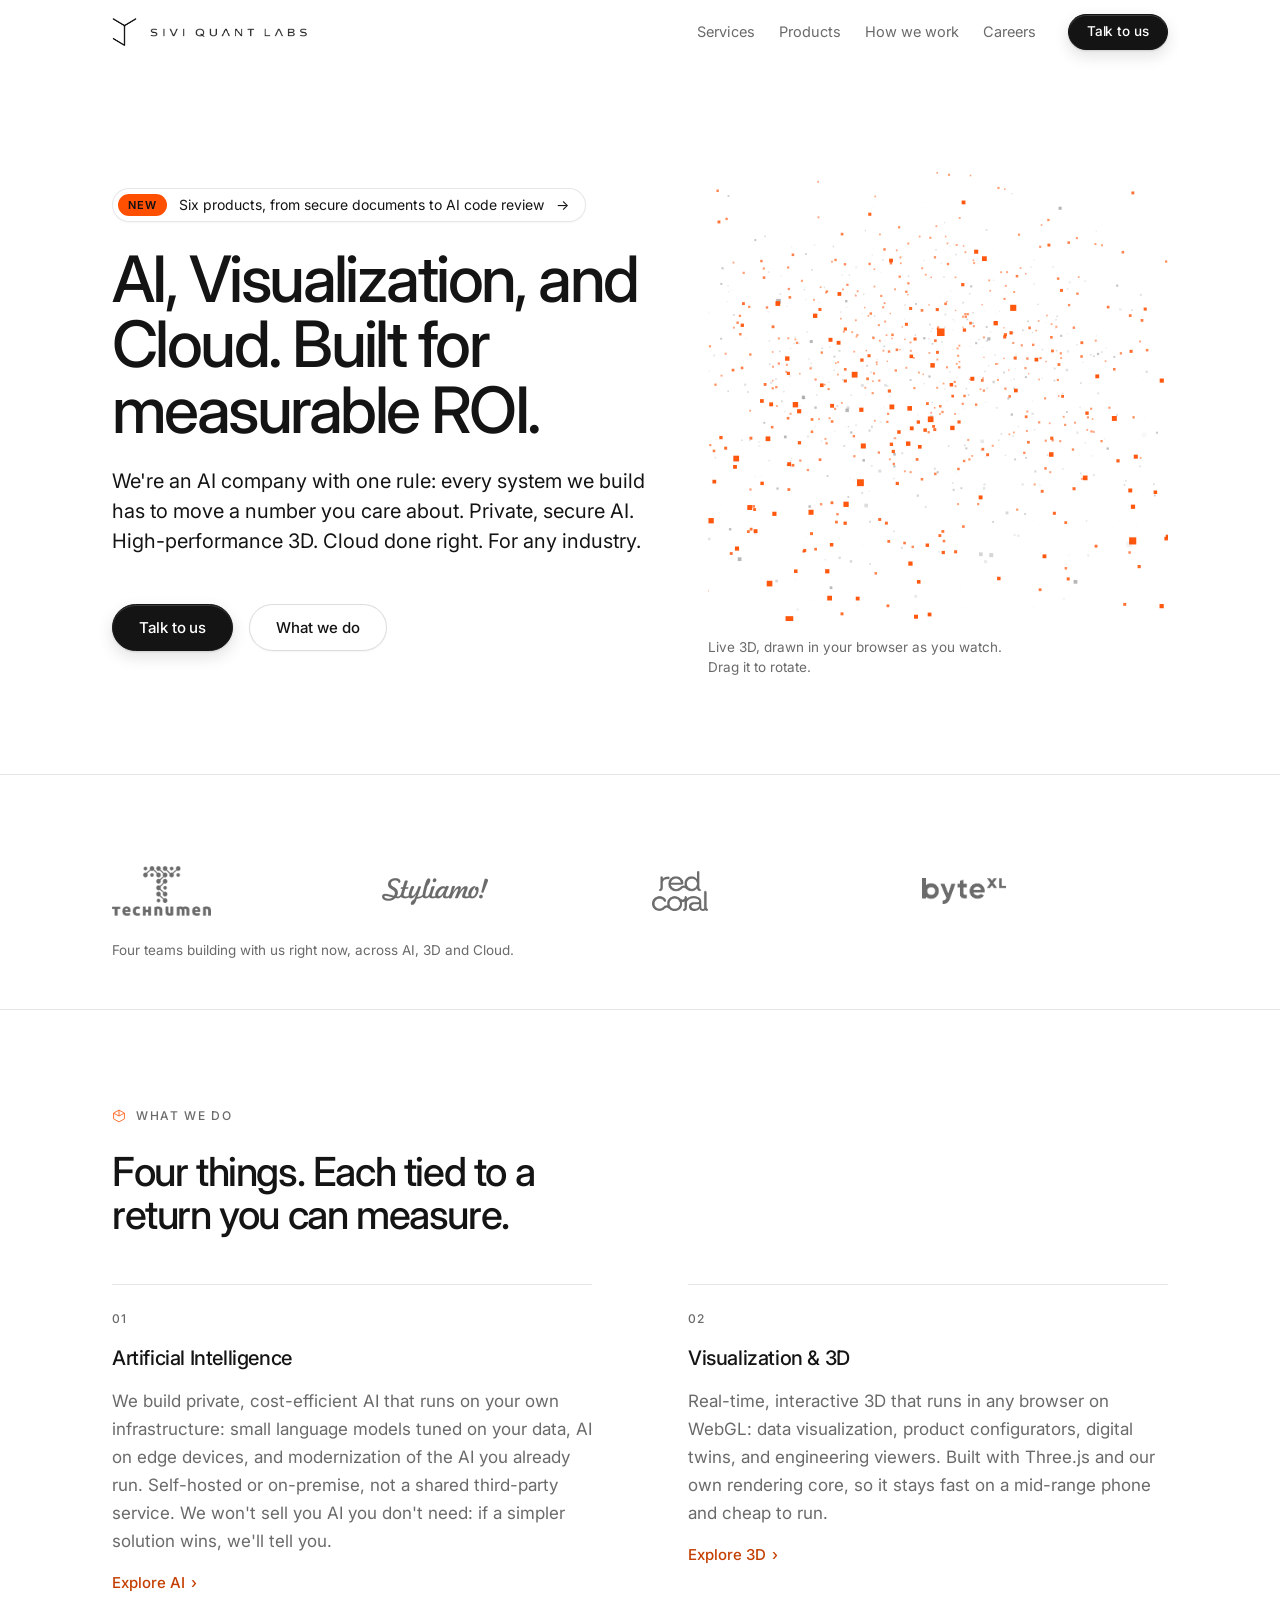
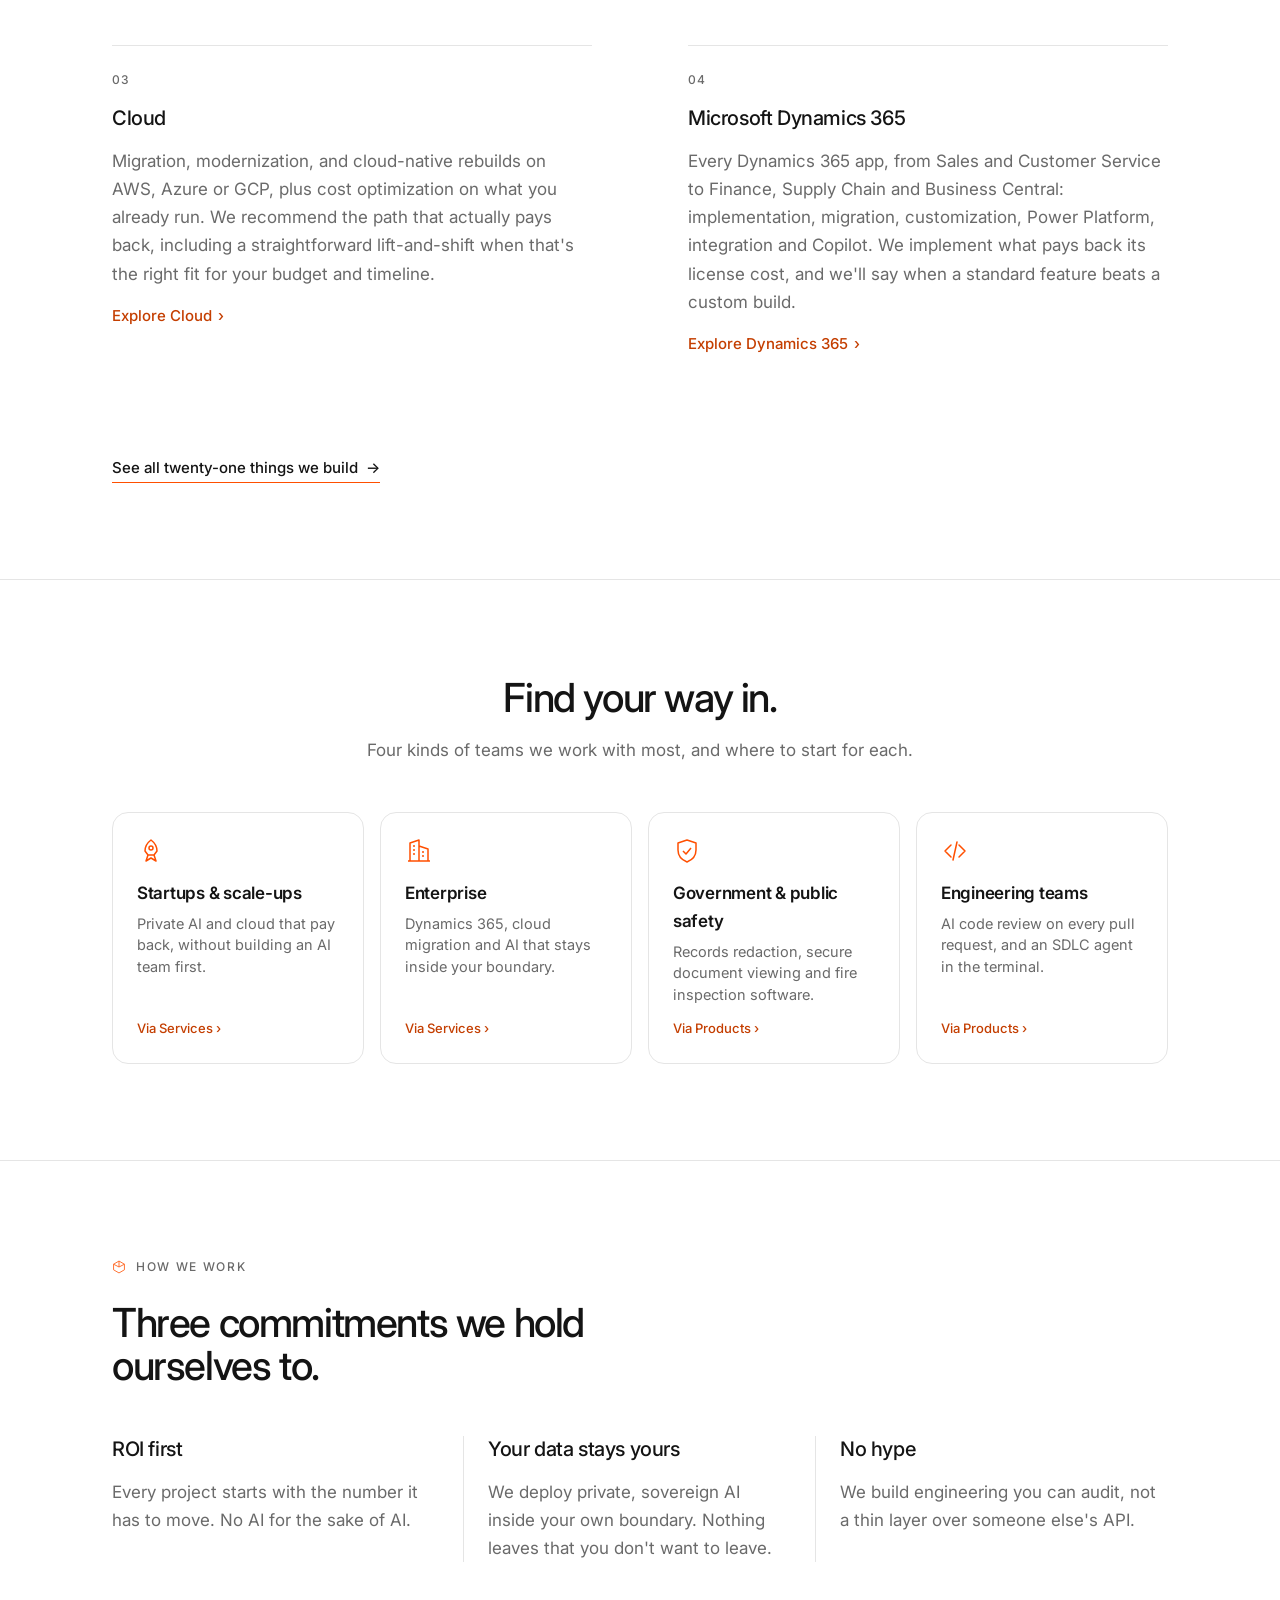
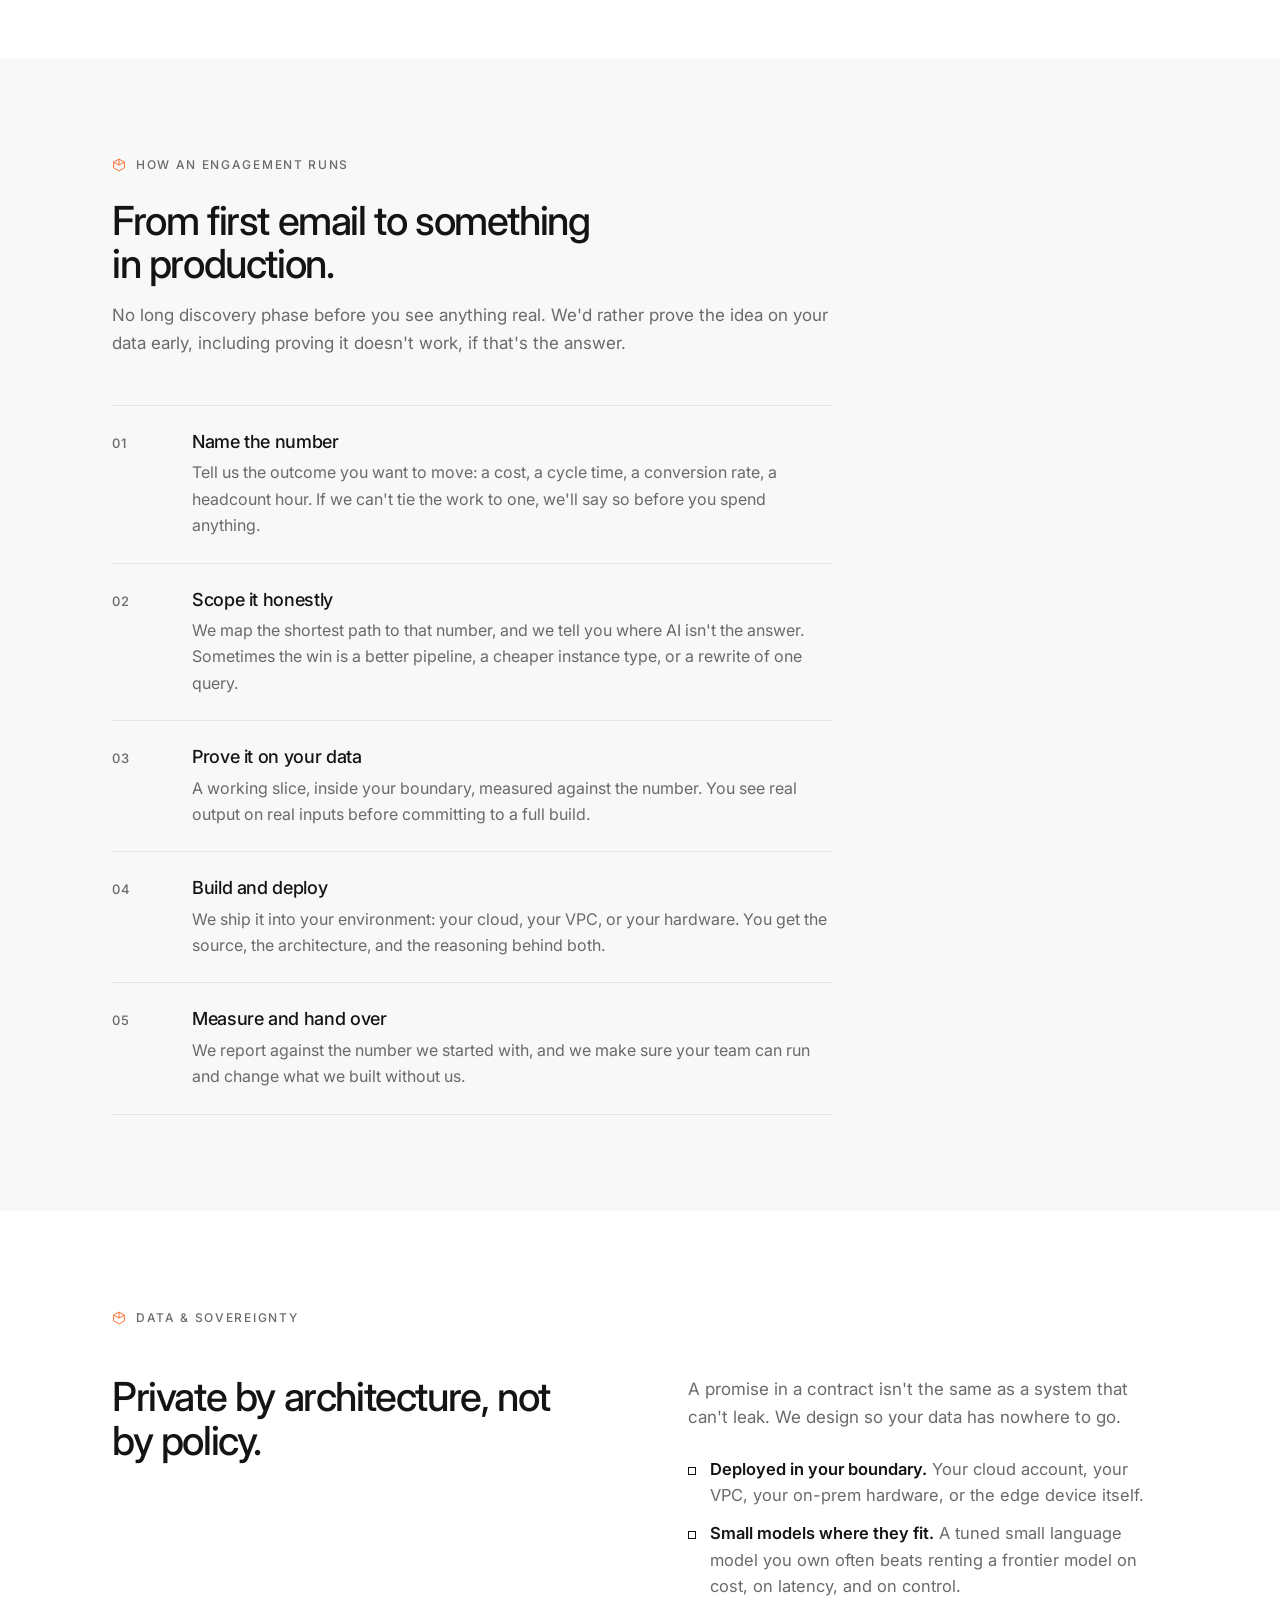
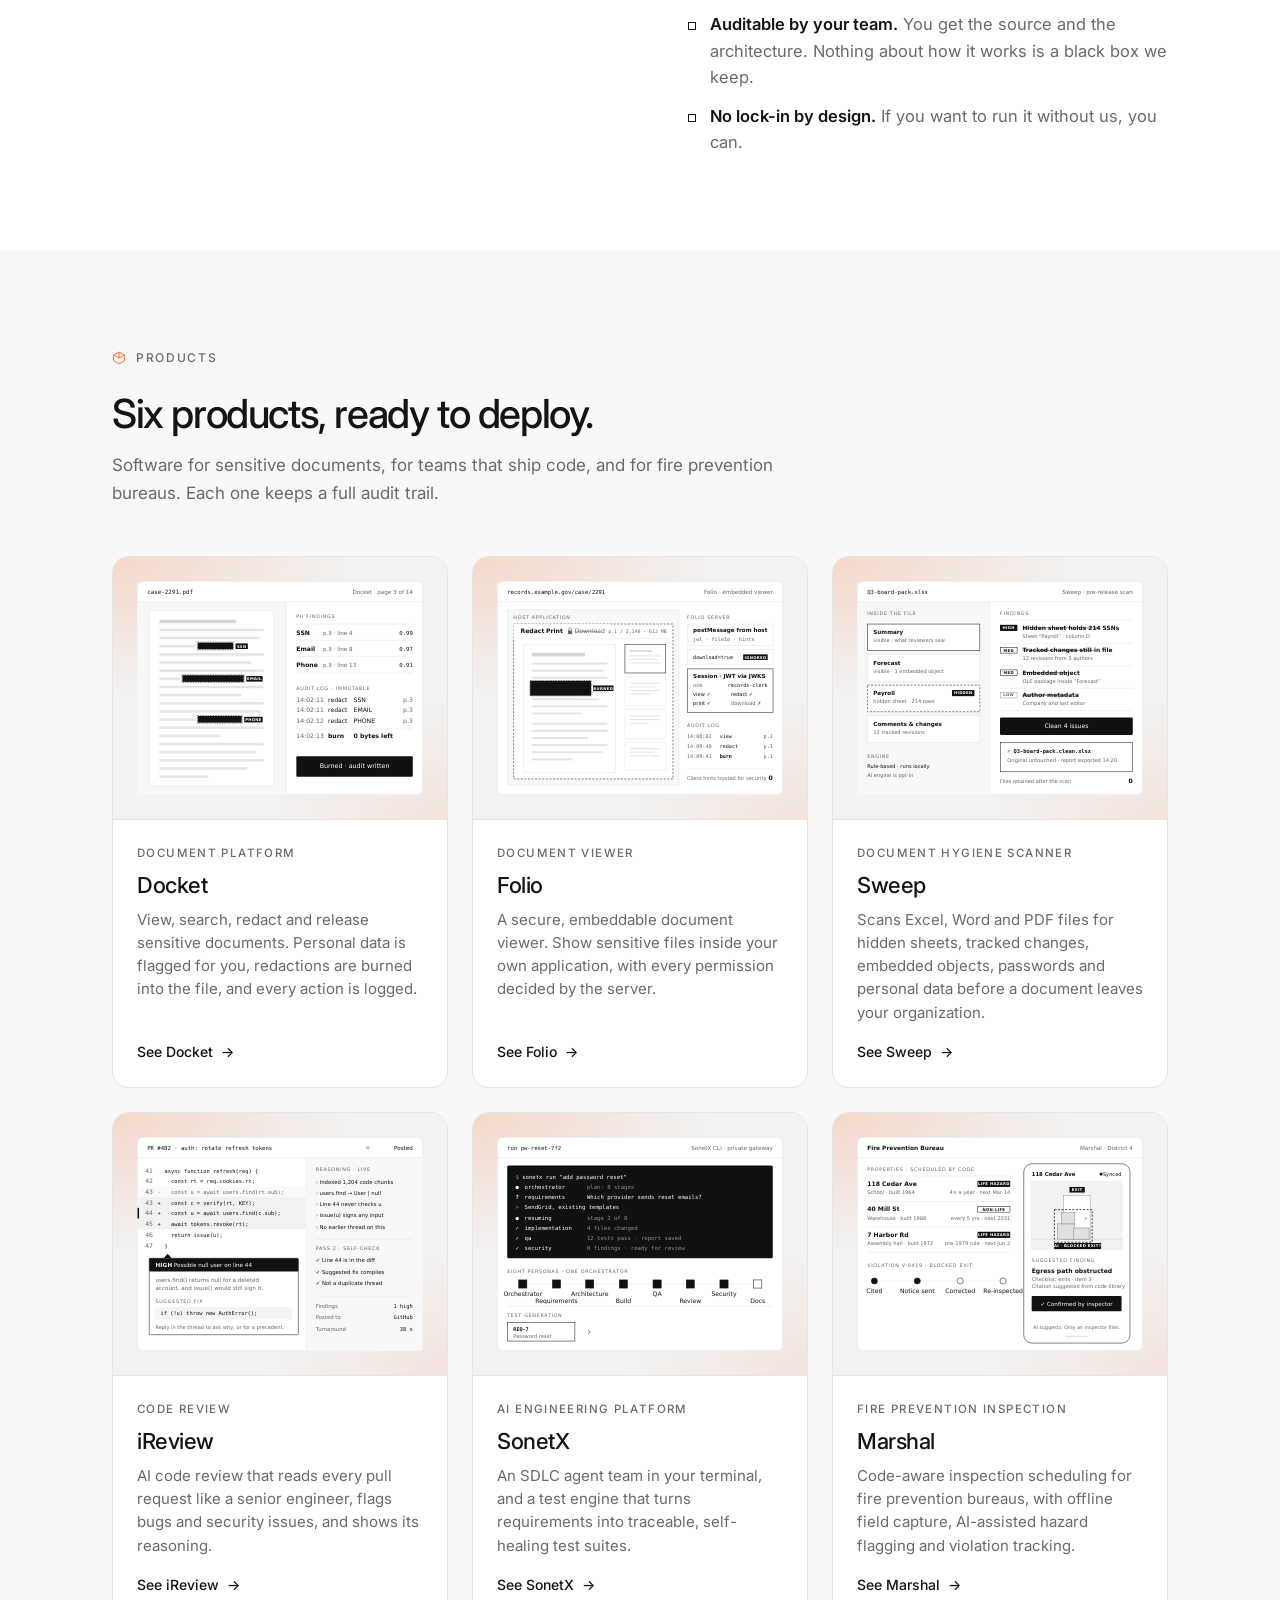
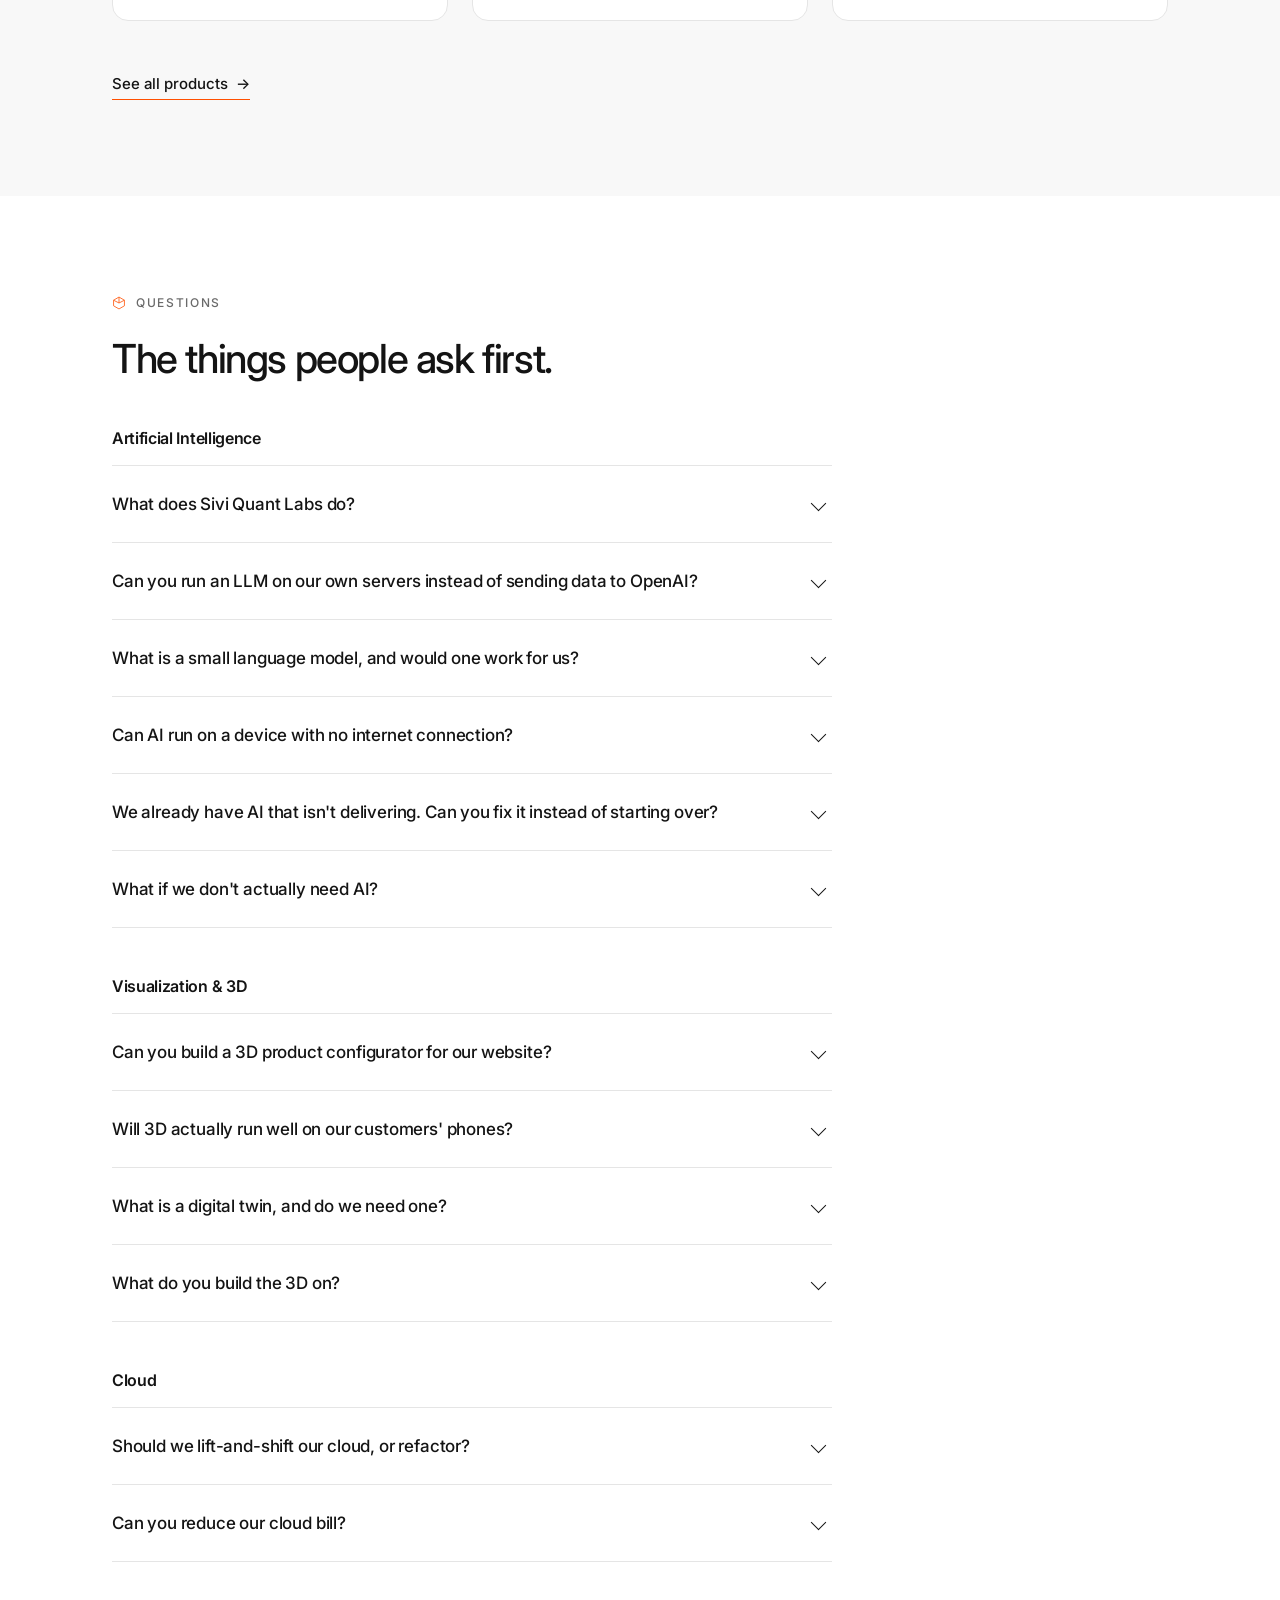
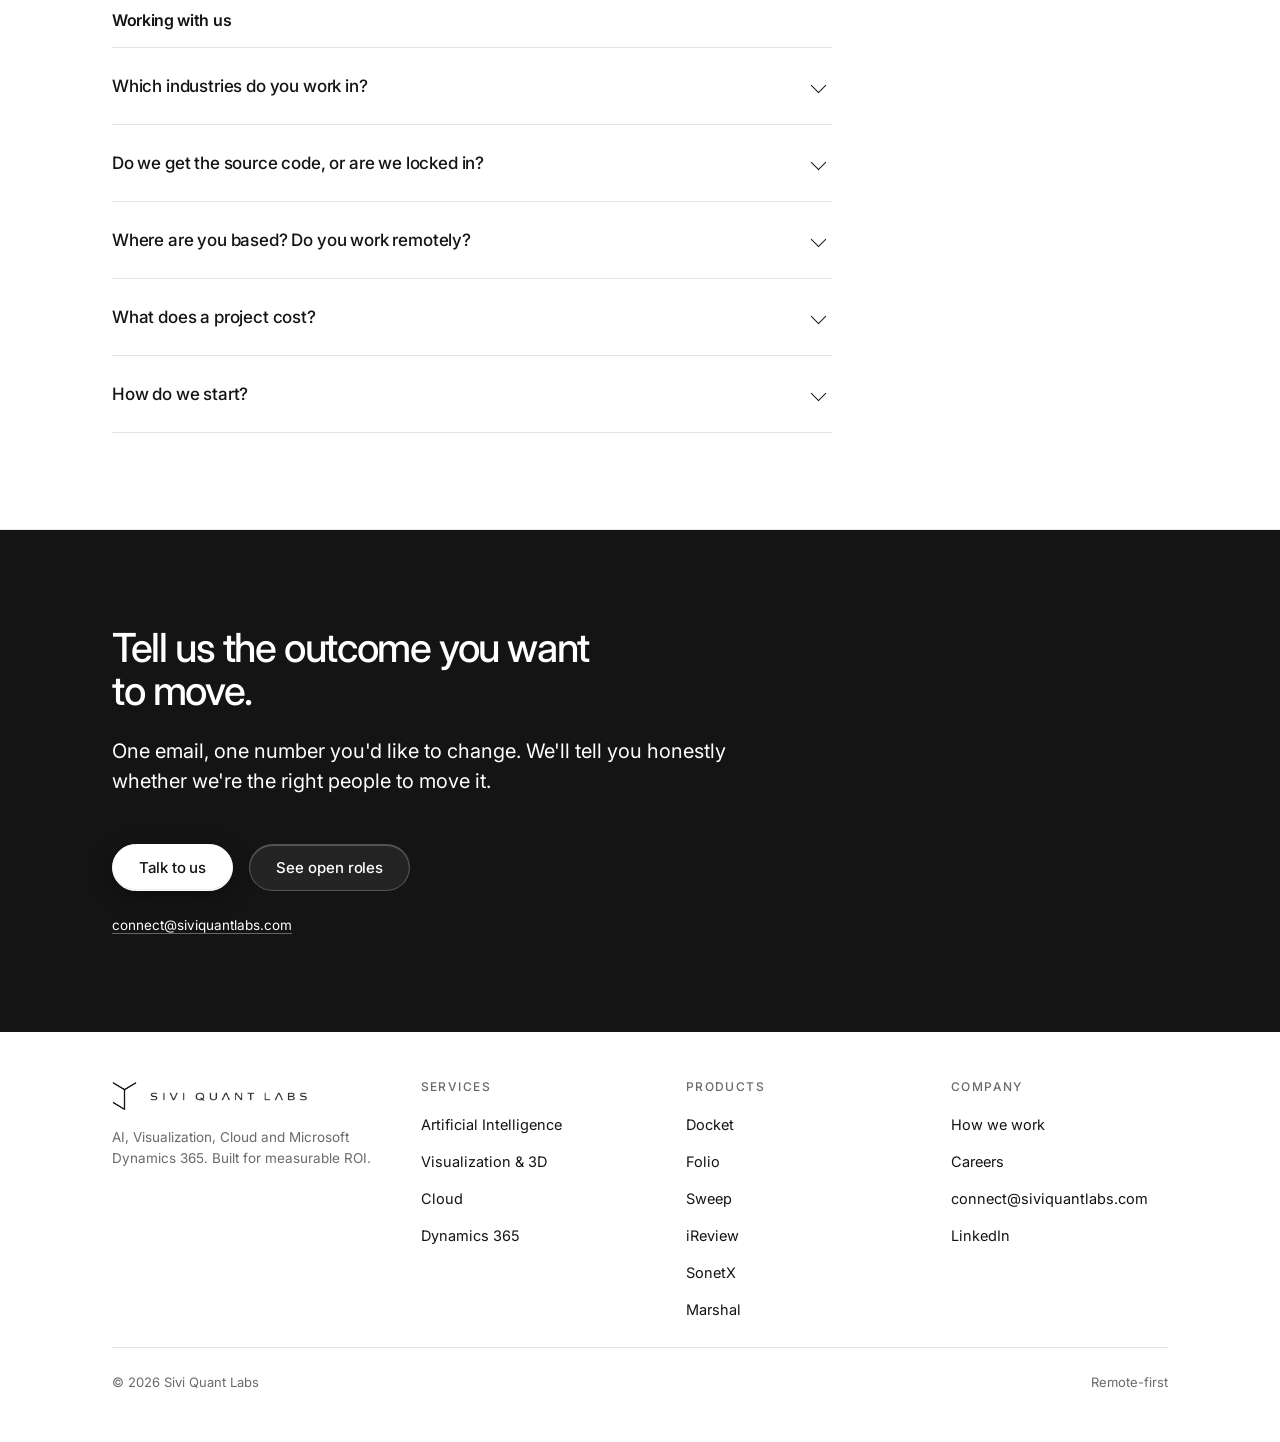
<file: index.html>
<!DOCTYPE html>
<html lang="en">
<head>
<meta charset="utf-8">
<meta name="viewport" content="width=device-width, initial-scale=1">
<title>Private AI, Real-Time 3D &amp; Cloud Engineering | Sivi Quant Labs</title>
<meta name="description" content="Sivi Quant Labs builds private, self-hosted AI (small language models, edge AI), real-time 3D for the browser with Three.js and WebGL, and cloud migration that pays back. Your data stays in your own boundary. Remote-first.">
<link rel="canonical" href="https://siviquantlabs.com/">
<link rel="icon" href="assets/mark-ink.png">
<link rel="apple-touch-icon" href="assets/mark-ink.png">
<meta name="theme-color" content="#ffffff">
<meta name="robots" content="index, follow, max-snippet:-1, max-image-preview:large, max-video-preview:-1">
<meta name="author" content="Sivi Quant Labs">
<link rel="alternate" type="text/plain" href="https://siviquantlabs.com/llms.txt" title="llms.txt plain-text summary for AI assistants">

<meta property="og:type" content="website">
<meta property="og:url" content="https://siviquantlabs.com/">
<meta property="og:site_name" content="Sivi Quant Labs">
<meta property="og:title" content="Private AI, Real-Time 3D &amp; Cloud Engineering | Sivi Quant Labs">
<meta property="og:description" content="Self-hosted AI that keeps your data in your own cloud. Real-time browser 3D. Cloud migration that pays back. Every project tied to a number you can measure.">
<meta property="og:image" content="https://siviquantlabs.com/assets/og.png">
<meta name="twitter:card" content="summary_large_image">

<link rel="preconnect" href="https://fonts.googleapis.com">
<link rel="preconnect" href="https://fonts.gstatic.com" crossorigin>
<link rel="stylesheet" href="https://fonts.googleapis.com/css2?family=Inter:wght@400;500;600&display=swap">
<link rel="stylesheet" href="assets/site.css?v=2026092902">

<script type="application/ld+json">
{
  "@context": "https://schema.org",
  "@graph": [
    {
      "@type": "Organization",
      "@id": "https://siviquantlabs.com/#organization",
      "name": "Sivi Quant Labs",
      "alternateName": [
        "SiviQuantLabs",
        "Sivi Quant"
      ],
      "url": "https://siviquantlabs.com/",
      "logo": {
        "@type": "ImageObject",
        "url": "https://siviquantlabs.com/assets/og.png",
        "width": 1200,
        "height": 630
      },
      "image": "https://siviquantlabs.com/assets/og.png",
      "email": "connect@siviquantlabs.com",
      "description": "Sivi Quant Labs is an AI, 3D Visualization and Cloud engineering company that builds private, self-hosted AI systems, real-time 3D that runs in the browser, cloud migrations, and Microsoft Dynamics 365 implementations, with every project tied to a measurable business return.",
      "slogan": "AI, Visualization, and Cloud. Built for measurable ROI.",
      "sameAs": [
        "https://www.linkedin.com/company/siviquantlabs"
      ],
      "contactPoint": [
        {
          "@type": "ContactPoint",
          "email": "connect@siviquantlabs.com",
          "contactType": "sales",
          "availableLanguage": [
            "English"
          ]
        },
        {
          "@type": "ContactPoint",
          "email": "connect@siviquantlabs.com",
          "contactType": "human resources",
          "availableLanguage": [
            "English"
          ]
        }
      ],
      "knowsAbout": [
        "Private AI deployment",
        "Self-hosted large language models",
        "Small language models",
        "Edge AI",
        "On-premise AI infrastructure",
        "Data sovereignty",
        "AI modernization",
        "Real-time 3D graphics",
        "WebGL",
        "Three.js",
        "3D product configurators",
        "Digital twins",
        "Data visualization",
        "Engineering viewers",
        "Cloud migration",
        "Cloud modernization",
        "Cloud cost optimization",
        "Lift and shift migration",
        "Microsoft Dynamics 365",
        "Microsoft Power Platform",
        "Dynamics 365 implementation and migration"
      ]
    },
    {
      "@type": "ProfessionalService",
      "@id": "https://siviquantlabs.com/#service",
      "name": "Sivi Quant Labs",
      "url": "https://siviquantlabs.com/",
      "parentOrganization": {
        "@id": "https://siviquantlabs.com/#organization"
      },
      "description": "Sivi Quant Labs is an AI, 3D Visualization and Cloud engineering company that builds private, self-hosted AI systems, real-time 3D that runs in the browser, and cloud migrations, with every project tied to a measurable business return.",
      "areaServed": {
        "@type": "Place",
        "name": "Worldwide"
      },
      "availableLanguage": [
        "English"
      ],
      "hasOfferCatalog": {
        "@type": "OfferCatalog",
        "name": "Engineering services",
        "itemListElement": [
          {
            "@type": "Offer",
            "itemOffered": {
              "@type": "Service",
              "name": "Private AI development",
              "description": "Private, cost-efficient AI that runs on your own infrastructure: small language models tuned on your data, AI on edge devices, and modernization of AI systems you already run. Deployed inside your cloud account, VPC, on-premise hardware, or the device itself.",
              "provider": {
                "@id": "https://siviquantlabs.com/#organization"
              }
            }
          },
          {
            "@type": "Offer",
            "itemOffered": {
              "@type": "Service",
              "name": "Real-time 3D and data visualization",
              "description": "Interactive 3D that runs in any browser on WebGL: data visualization, product configurators, digital twins, and engineering viewers. Built on Three.js plus an in-house rendering core so scenes stay fast on mid-range mobile hardware.",
              "provider": {
                "@id": "https://siviquantlabs.com/#organization"
              }
            }
          },
          {
            "@type": "Offer",
            "itemOffered": {
              "@type": "Service",
              "name": "Cloud migration and modernization",
              "description": "Migration, modernization, and cloud-native rebuilds on AWS, Azure or GCP, plus cost optimization on what you already run. Lift-and-shift recommended when it genuinely fits the budget and timeline.",
              "provider": {
                "@id": "https://siviquantlabs.com/#organization"
              }
            }
          }
        ]
      }
    },
    {
      "@type": "WebSite",
      "@id": "https://siviquantlabs.com/#website",
      "url": "https://siviquantlabs.com/",
      "name": "Sivi Quant Labs",
      "publisher": {
        "@id": "https://siviquantlabs.com/#organization"
      },
      "inLanguage": "en"
    },
    {
      "@type": "WebPage",
      "@id": "https://siviquantlabs.com/#webpage",
      "url": "https://siviquantlabs.com/",
      "name": "Private AI, Real-Time 3D & Cloud Engineering | Sivi Quant Labs",
      "isPartOf": {
        "@id": "https://siviquantlabs.com/#website"
      },
      "about": {
        "@id": "https://siviquantlabs.com/#organization"
      },
      "inLanguage": "en"
    },
    {
      "@type": "FAQPage",
      "@id": "https://siviquantlabs.com/#faq",
      "isPartOf": {
        "@id": "https://siviquantlabs.com/#webpage"
      },
      "mainEntity": [
        {
          "@type": "Question",
          "name": "What does Sivi Quant Labs do?",
          "acceptedAnswer": {
            "@type": "Answer",
            "text": "We work in four areas: private AI that runs on your own infrastructure, real-time 3D that runs in the browser, cloud migration and modernization, and Microsoft Dynamics 365. Every project is tied to a number it has to move: a cost, a cycle time, a conversion rate. We're remote-first and we're not tied to any one industry."
          }
        },
        {
          "@type": "Question",
          "name": "Can you run an LLM on our own servers instead of sending data to OpenAI?",
          "acceptedAnswer": {
            "@type": "Answer",
            "text": "Yes. That's our default way of building, not an upgrade. We deploy models inside your boundary: your cloud account, your VPC, your on-premise hardware, or the edge device itself. Nothing goes to a shared third-party API unless you specifically want it to."
          }
        },
        {
          "@type": "Question",
          "name": "What is a small language model, and would one work for us?",
          "acceptedAnswer": {
            "@type": "Answer",
            "text": "A small language model (SLM) is a compact model you host yourself, tuned for one job instead of trying to do everything. For a narrow, well-defined task, a tuned SLM you own often beats renting a frontier model on cost, on latency, and on control. Whether one fits depends on the task, and we'll tell you when it doesn't."
          }
        },
        {
          "@type": "Question",
          "name": "Can AI run on a device with no internet connection?",
          "acceptedAnswer": {
            "@type": "Answer",
            "text": "Yes. AI on edge devices is one of the things we build: models that run on the hardware itself, so they keep working with no connectivity and no data leaving the device."
          }
        },
        {
          "@type": "Question",
          "name": "We already have AI that isn't delivering. Can you fix it instead of starting over?",
          "acceptedAnswer": {
            "@type": "Answer",
            "text": "Usually, yes. Modernizing AI you already run is a core part of what we do. Often the model isn't the problem: it's the data pipeline feeding it, the cost of how it's hosted, or that it was never tied to a measurable outcome in the first place."
          }
        },
        {
          "@type": "Question",
          "name": "What if we don't actually need AI?",
          "acceptedAnswer": {
            "@type": "Answer",
            "text": "Then we'll tell you, and we'd rather tell you early than bill you for a year first. Plenty of problems that arrive labelled “AI” are really a data pipeline, an index, or a cost-model problem. Solving the real one is cheaper for you and better for us."
          }
        },
        {
          "@type": "Question",
          "name": "Can you build a 3D product configurator for our website?",
          "acceptedAnswer": {
            "@type": "Answer",
            "text": "Yes. Product configurators are one of the main things we build in 3D, alongside data visualization, digital twins, and engineering viewers. They run in the browser on WebGL, so your customers don't install anything."
          }
        },
        {
          "@type": "Question",
          "name": "Will 3D actually run well on our customers' phones?",
          "acceptedAnswer": {
            "@type": "Answer",
            "text": "That's the constraint we design for from the start. We build on Three.js plus our own rendering core specifically so scenes stay fast on mid-range mobile hardware, rather than only on a desktop with a dedicated GPU."
          }
        },
        {
          "@type": "Question",
          "name": "What is a digital twin, and do we need one?",
          "acceptedAnswer": {
            "@type": "Answer",
            "text": "A digital twin is a live 3D model of a real thing (a machine, a building, a production line) kept in sync with real data coming off it. It's worth building when seeing the current state in 3D actually changes a decision someone makes. If a plain dashboard would do the same job for less, we'll say so."
          }
        },
        {
          "@type": "Question",
          "name": "What do you build the 3D on?",
          "acceptedAnswer": {
            "@type": "Answer",
            "text": "Three.js and WebGL, plus our own rendering core for the parts where a general-purpose library costs more than it gives: geometry processing, projection, and optimization passes. That's what keeps it fast in the browser and cheap to run."
          }
        },
        {
          "@type": "Question",
          "name": "Should we lift-and-shift our cloud, or refactor?",
          "acceptedAnswer": {
            "@type": "Answer",
            "text": "Whichever one pays back, and lift-and-shift is often the right call. We'll recommend it when it fits your budget and timeline, rather than pushing a cloud-native rebuild you don't need. A rebuild earns its cost when your spend scales with the wrong thing, or the architecture is blocking something you need to ship."
          }
        },
        {
          "@type": "Question",
          "name": "Can you reduce our cloud bill?",
          "acceptedAnswer": {
            "@type": "Answer",
            "text": "Cost is one of the first things we look at, because we treat spend as a design constraint rather than an afterthought. We'll review what you're running on AWS, Azure or GCP and tell you where the savings actually are, including when they aren't big enough to justify the migration effort."
          }
        },
        {
          "@type": "Question",
          "name": "Which industries do you work in?",
          "acceptedAnswer": {
            "@type": "Answer",
            "text": "Any of them. We're deliberately not tied to one vertical. The engineering underneath (private models, rendering math, cloud architecture) transfers between industries. If your problem needs domain knowledge we don't have, we'll say so and work alongside the people who do."
          }
        },
        {
          "@type": "Question",
          "name": "Do we get the source code, or are we locked in?",
          "acceptedAnswer": {
            "@type": "Answer",
            "text": "You get the source and the architecture for everything we build, deployed inside your own environment. If you want to run it without us afterwards, you can. No lock-in by design, and nothing about how it works stays a black box we keep."
          }
        },
        {
          "@type": "Question",
          "name": "Where are you based? Do you work remotely?",
          "acceptedAnswer": {
            "@type": "Answer",
            "text": "We're remote-first and work with clients wherever they are. There's no office to visit; engagements run over email, calls, and shared repositories."
          }
        },
        {
          "@type": "Question",
          "name": "What does a project cost?",
          "acceptedAnswer": {
            "@type": "Answer",
            "text": "It depends entirely on scope, so we don't publish a price list. What we do first is establish the number the work has to move, and if the likely return doesn't justify the likely cost, we'll tell you at that point rather than after you've signed something."
          }
        },
        {
          "@type": "Question",
          "name": "How do we start?",
          "acceptedAnswer": {
            "@type": "Answer",
            "text": "Email connect@siviquantlabs.com and tell us the outcome you want to move. That first conversation costs nothing, and it's where we work out whether we're the right people for it."
          }
        }
      ]
    }
  ]
}
</script>
<!-- Reveal animations are gated on this class, so the page stays fully
     visible if JavaScript never runs. -->
<script>document.documentElement.className+=' js';</script>
</head>
<body>

<a class="skip" href="#main">Skip to content</a>

<header>
  <div class="wrap nav">
    <a class="brand" href="./" aria-label="Sivi Quant Labs home">
      <img class="mark" src="assets/mark-ink.png" alt="" width="390" height="465">
      <img class="word" src="assets/wordmark-ink.png" alt="Sivi Quant Labs" width="955" height="66">
    </a>
    <nav class="navlinks" aria-label="Primary">
      <a class="desktop-only" href="services/">Services</a>
      <a class="desktop-only" href="products/">Products</a>
      <a class="desktop-only" href="#how">How we work</a>
      <a class="desktop-only" href="careers/">Careers</a>
      <a class="btn btn-solid" href="mailto:connect@siviquantlabs.com?subject=Talk%20to%20Sivi%20Quant%20Labs" data-form="general" data-subject="Website enquiry">Talk to us</a>
      <button class="menu-btn" type="button" aria-expanded="false" aria-controls="menu" aria-label="Open menu"><span></span><span></span></button>
    </nav>
  </div>
</header>

<div id="menu" class="menu" hidden>
  <div class="menu-in">
    <nav class="menu-links" aria-label="Menu">
      <a href="./"><b>Home</b><span>Sivi Quant Labs</span></a>
      <a href="services/"><b>Services</b><span>AI, 3D, Cloud, Dynamics 365</span></a>
      <a href="products/"><b>Products</b><span>Six products</span></a>
      <a href="#how"><b>How we work</b><span>Our commitments</span></a>
      <a href="careers/"><b>Careers</b><span>Open roles</span></a>
    </nav>
    <div class="menu-foot">
      <a class="btn btn-solid" href="mailto:connect@siviquantlabs.com?subject=Talk%20to%20Sivi%20Quant%20Labs" data-form="general" data-subject="Website enquiry">Talk to us</a>
      <p class="caption"><a href="mailto:connect@siviquantlabs.com">connect@siviquantlabs.com</a></p>
    </div>
  </div>
</div>

<main id="main">

<!-- ================= HERO ================= -->
<section class="wrap hero">
  <div class="hero-copy">
    <a class="pill" href="products/"><span class="pill-tag">New</span>Six products, from secure documents to AI code review <span class="ar" aria-hidden="true">&rarr;</span></a>
    <h1>AI, Visualization, and Cloud. Built for measurable ROI.</h1>
    <p class="lead">We're an AI company with one rule: every system we build has to move a number you care about. Private, secure AI. High-performance 3D. Cloud done right. For any industry.</p>
    <div class="btn-row">
      <a class="btn btn-solid" href="mailto:connect@siviquantlabs.com?subject=Talk%20to%20Sivi%20Quant%20Labs" data-form="general" data-subject="Website enquiry">Talk to us</a>
      <a class="btn btn-ghost" href="#what">What we do</a>
    </div>
  </div>

  <div class="stage-wrap">
    <div class="stage" data-fold></div>
    <p class="stage-cap">Live 3D, drawn in your browser as you watch. Drag it to rotate.</p>
  </div>
</section>

<!-- ================= CLIENTS ================= -->
<section id="clients" class="clients">
  <div class="wrap">
    <div class="label reveal">
      <svg class="cube" viewBox="0 0 16 16" fill="none" stroke="currentColor" stroke-width="1" stroke-linejoin="round" aria-hidden="true"><path d="M8 1.2 14.2 4.8 14.2 11.2 8 14.8 1.8 11.2 1.8 4.8Z"/><path d="M8 8V1.2M8 8 1.8 4.8M8 8l6.2-3.2"/></svg>
      Currently working with
    </div>
    <div class="client-row reveal">
      <img src="assets/clients/technumen.png" data-c="technumen" alt="Technumen" width="258" height="130" loading="lazy">
      <img src="assets/clients/styliamo.png" data-c="styliamo" alt="Styliamo" width="212" height="54" loading="lazy">
      <img src="assets/clients/redcoral.png" data-c="redcoral" alt="Red Coral" width="181" height="130" loading="lazy">
      <img src="assets/clients/bytexl.png" data-c="bytexl" alt="byteXL" width="422" height="130" loading="lazy">
    </div>
    <p class="caption reveal">Four teams building with us right now, across AI, 3D and Cloud.</p>
  </div>
</section>

<!-- ================= WHAT WE DO ================= -->
<section id="what" class="section">
  <div class="wrap">
    <div class="label reveal">
      <svg class="cube" viewBox="0 0 16 16" fill="none" stroke="currentColor" stroke-width="1" stroke-linejoin="round" aria-hidden="true"><path d="M8 1.2 14.2 4.8 14.2 11.2 8 14.8 1.8 11.2 1.8 4.8Z"/><path d="M8 8V1.2M8 8 1.8 4.8M8 8l6.2-3.2"/></svg>
      What we do
    </div>
    <h2 class="reveal">Four things. Each tied to a return you can measure.</h2>

    <div class="grid-4">
      <article class="entry reveal">
        <span class="num">01</span>
        <h3>Artificial Intelligence</h3>
        <p>We build private, cost-efficient AI that runs on your own infrastructure: small language models tuned on your data, AI on edge devices, and modernization of the AI you already run. Self-hosted or on-premise, not a shared third-party service. We won't sell you AI you don't need: if a simpler solution wins, we'll tell you.</p>
        <a class="more" href="services/#ai">Explore AI <span aria-hidden="true">&rsaquo;</span></a>
      </article>
      <article class="entry reveal">
        <span class="num">02</span>
        <h3>Visualization &amp; 3D</h3>
        <p>Real-time, interactive 3D that runs in any browser on WebGL: data visualization, product configurators, digital twins, and engineering viewers. Built with Three.js and our own rendering core, so it stays fast on a mid-range phone and cheap to run.</p>
        <a class="more" href="services/#visualization">Explore 3D <span aria-hidden="true">&rsaquo;</span></a>
      </article>
      <article class="entry reveal">
        <span class="num">03</span>
        <h3>Cloud</h3>
        <p>Migration, modernization, and cloud-native rebuilds on AWS, Azure or GCP, plus cost optimization on what you already run. We recommend the path that actually pays back, including a straightforward lift-and-shift when that's the right fit for your budget and timeline.</p>
        <a class="more" href="services/#cloud">Explore Cloud <span aria-hidden="true">&rsaquo;</span></a>
      </article>
      <article class="entry reveal">
        <span class="num">04</span>
        <h3>Microsoft Dynamics 365</h3>
        <p>Every Dynamics 365 app, from Sales and Customer Service to Finance, Supply Chain and Business Central: implementation, migration, customization, Power Platform, integration and Copilot. We implement what pays back its license cost, and we'll say when a standard feature beats a custom build.</p>
        <a class="more" href="services/#dynamics">Explore Dynamics 365 <span aria-hidden="true">&rsaquo;</span></a>
      </article>
    </div>

    <p class="reveal" style="margin-top:var(--s4)">
      <a class="arrow-link" href="services/">See all twenty-one things we build <span>&rarr;</span></a>
    </p>
  </div>
</section>


<!-- ================= ROUTING ================= -->
<section id="route" class="section route">
  <div class="wrap">
    <h2 class="reveal">Find your way in.</h2>
    <p class="body reveal">Four kinds of teams we work with most, and where to start for each.</p>
    <div class="routes">
      <a class="reveal" href="services/#ai"><svg viewBox="0 0 28 28" fill="none" stroke="currentColor" stroke-width="1.5" stroke-linejoin="round" aria-hidden="true"><path d="M14 3c4 3 6 7 6 11l-3 4h-6l-3-4c0-4 2-8 6-11Z"/><circle cx="14" cy="11" r="2"/><path d="M11 18l-2 6 5-3 5 3-2-6"/></svg><b>Startups &amp; scale-ups</b><span>Private AI and cloud that pay back, without building an AI team first.</span><em>Via Services &rsaquo;</em></a>
      <a class="reveal" href="services/#dynamics"><svg viewBox="0 0 28 28" fill="none" stroke="currentColor" stroke-width="1.5" stroke-linejoin="round" aria-hidden="true"><path d="M5 24V6l9-3v21M14 9l9 3v12M3 24h22"/><path d="M8 9h2M8 13h2M8 17h2M17 15h2M17 19h2"/></svg><b>Enterprise</b><span>Dynamics 365, cloud migration and AI that stays inside your boundary.</span><em>Via Services &rsaquo;</em></a>
      <a class="reveal" href="products/#documents"><svg viewBox="0 0 28 28" fill="none" stroke="currentColor" stroke-width="1.5" stroke-linejoin="round" aria-hidden="true"><path d="M14 3l9 3v7c0 6-4 10-9 12-5-2-9-6-9-12V6l9-3Z"/><path d="M10 14l3 3 5-6"/></svg><b>Government &amp; public safety</b><span>Records redaction, secure document viewing and fire inspection software.</span><em>Via Products &rsaquo;</em></a>
      <a class="reveal" href="products/#engineering"><svg viewBox="0 0 28 28" fill="none" stroke="currentColor" stroke-width="1.5" stroke-linejoin="round" stroke-linecap="round" aria-hidden="true"><path d="M10 8l-6 6 6 6M18 8l6 6-6 6M16 5l-4 18"/></svg><b>Engineering teams</b><span>AI code review on every pull request, and an SDLC agent in the terminal.</span><em>Via Products &rsaquo;</em></a>
    </div>
  </div>
</section>

<!-- ================= HOW WE WORK ================= -->
<section id="how" class="section">
  <div class="wrap">
    <div class="label reveal">
      <svg class="cube" viewBox="0 0 16 16" fill="none" stroke="currentColor" stroke-width="1" stroke-linejoin="round" aria-hidden="true"><path d="M8 1.2 14.2 4.8 14.2 11.2 8 14.8 1.8 11.2 1.8 4.8Z"/><path d="M8 8V1.2M8 8 1.8 4.8M8 8l6.2-3.2"/></svg>
      How we work
    </div>
    <h2 class="reveal">Three commitments we hold ourselves to.</h2>

    <div class="grid-3">
      <article class="entry reveal">
        <h3>ROI first</h3>
        <p>Every project starts with the number it has to move. No AI for the sake of AI.</p>
      </article>
      <article class="entry reveal">
        <h3>Your data stays yours</h3>
        <p>We deploy private, sovereign AI inside your own boundary. Nothing leaves that you don't want to leave.</p>
      </article>
      <article class="entry reveal">
        <h3>No hype</h3>
        <p>We build engineering you can audit, not a thin layer over someone else's API.</p>
      </article>
    </div>
  </div>
</section>

<!-- ================= ENGAGEMENT ================= -->
<section id="engagement" class="section soft">
  <div class="wrap">
    <div class="label reveal">
      <svg class="cube" viewBox="0 0 16 16" fill="none" stroke="currentColor" stroke-width="1" stroke-linejoin="round" aria-hidden="true"><path d="M8 1.2 14.2 4.8 14.2 11.2 8 14.8 1.8 11.2 1.8 4.8Z"/><path d="M8 8V1.2M8 8 1.8 4.8M8 8l6.2-3.2"/></svg>
      How an engagement runs
    </div>
    <h2 class="reveal">From first email to something in production.</h2>
    <p class="body reveal" style="margin-top:var(--s2)">No long discovery phase before you see anything real. We'd rather prove the idea on your data early, including proving it doesn't work, if that's the answer.</p>

    <div class="steps read">
      <div class="step reveal">
        <div class="n">01</div>
        <div>
          <h3>Name the number</h3>
          <p>Tell us the outcome you want to move: a cost, a cycle time, a conversion rate, a headcount hour. If we can't tie the work to one, we'll say so before you spend anything.</p>
        </div>
      </div>
      <div class="step reveal">
        <div class="n">02</div>
        <div>
          <h3>Scope it honestly</h3>
          <p>We map the shortest path to that number, and we tell you where AI isn't the answer. Sometimes the win is a better pipeline, a cheaper instance type, or a rewrite of one query.</p>
        </div>
      </div>
      <div class="step reveal">
        <div class="n">03</div>
        <div>
          <h3>Prove it on your data</h3>
          <p>A working slice, inside your boundary, measured against the number. You see real output on real inputs before committing to a full build.</p>
        </div>
      </div>
      <div class="step reveal">
        <div class="n">04</div>
        <div>
          <h3>Build and deploy</h3>
          <p>We ship it into your environment: your cloud, your VPC, or your hardware. You get the source, the architecture, and the reasoning behind both.</p>
        </div>
      </div>
      <div class="step reveal">
        <div class="n">05</div>
        <div>
          <h3>Measure and hand over</h3>
          <p>We report against the number we started with, and we make sure your team can run and change what we built without us.</p>
        </div>
      </div>
    </div>
  </div>
</section>

<!-- ================= SOVEREIGNTY ================= -->
<section id="data" class="section">
  <div class="wrap">
    <div class="label reveal">
      <svg class="cube" viewBox="0 0 16 16" fill="none" stroke="currentColor" stroke-width="1" stroke-linejoin="round" aria-hidden="true"><path d="M8 1.2 14.2 4.8 14.2 11.2 8 14.8 1.8 11.2 1.8 4.8Z"/><path d="M8 8V1.2M8 8 1.8 4.8M8 8l6.2-3.2"/></svg>
      Data &amp; sovereignty
    </div>
    <div class="grid-2">
      <div>
        <h2 class="reveal">Private by architecture, not by policy.</h2>
      </div>
      <div class="reveal">
        <p class="body">A promise in a contract isn't the same as a system that can't leak. We design so your data has nowhere to go.</p>
        <ul class="list">
          <li><strong>Deployed in your boundary.</strong> Your cloud account, your VPC, your on-prem hardware, or the edge device itself.</li>
          <li><strong>Small models where they fit.</strong> A tuned small language model you own often beats renting a frontier model on cost, on latency, and on control.</li>
          <li><strong>Auditable by your team.</strong> You get the source and the architecture. Nothing about how it works is a black box we keep.</li>
          <li><strong>No lock-in by design.</strong> If you want to run it without us, you can.</li>
        </ul>
      </div>
    </div>
  </div>
</section>

<!-- ================= PRODUCTS ================= -->
<section id="products" class="section soft">
  <div class="wrap">
    <div class="label reveal">
      <svg class="cube" viewBox="0 0 16 16" fill="none" stroke="currentColor" stroke-width="1" stroke-linejoin="round" aria-hidden="true"><path d="M8 1.2 14.2 4.8 14.2 11.2 8 14.8 1.8 11.2 1.8 4.8Z"/><path d="M8 8V1.2M8 8 1.8 4.8M8 8l6.2-3.2"/></svg>
      Products
    </div>
    <h2 class="reveal">Six products, ready to deploy.</h2>
    <p class="body reveal" style="margin-top:var(--s2)">Software for sensitive documents, for teams that ship code, and for fire prevention bureaus. Each one keeps a full audit trail.</p>
    <div class="p-grid">
      <a class="p-card reveal" href="products/docket/">
        <div class="p-media">
          <picture>
            <source media="(prefers-reduced-motion: reduce)" srcset="assets/products/docket-still.svg">
            <img src="assets/products/docket-card.svg" alt="" width="560" height="420" loading="lazy">
          </picture>
        </div>
        <div class="p-body">
          <span class="p-kind">Document platform</span>
          <h3>Docket</h3>
          <p>View, search, redact and release sensitive documents. Personal data is flagged for you, redactions are burned into the file, and every action is logged.</p>
          <span class="go">See Docket <span>&rarr;</span></span>
        </div>
      </a>
      <a class="p-card reveal" href="products/folio/">
        <div class="p-media">
          <picture>
            <source media="(prefers-reduced-motion: reduce)" srcset="assets/products/folio-still.svg">
            <img src="assets/products/folio-card.svg" alt="" width="560" height="420" loading="lazy">
          </picture>
        </div>
        <div class="p-body">
          <span class="p-kind">Document viewer</span>
          <h3>Folio</h3>
          <p>A secure, embeddable document viewer. Show sensitive files inside your own application, with every permission decided by the server.</p>
          <span class="go">See Folio <span>&rarr;</span></span>
        </div>
      </a>
      <a class="p-card reveal" href="products/sweep/">
        <div class="p-media">
          <picture>
            <source media="(prefers-reduced-motion: reduce)" srcset="assets/products/sweep-still.svg">
            <img src="assets/products/sweep-card.svg" alt="" width="560" height="420" loading="lazy">
          </picture>
        </div>
        <div class="p-body">
          <span class="p-kind">Document hygiene scanner</span>
          <h3>Sweep</h3>
          <p>Scans Excel, Word and PDF files for hidden sheets, tracked changes, embedded objects, passwords and personal data before a document leaves your organization.</p>
          <span class="go">See Sweep <span>&rarr;</span></span>
        </div>
      </a>
      <a class="p-card reveal" href="products/ireview/">
        <div class="p-media">
          <picture>
            <source media="(prefers-reduced-motion: reduce)" srcset="assets/products/ireview-still.svg">
            <img src="assets/products/ireview-card.svg" alt="" width="560" height="420" loading="lazy">
          </picture>
        </div>
        <div class="p-body">
          <span class="p-kind">Code review</span>
          <h3>iReview</h3>
          <p>AI code review that reads every pull request like a senior engineer, flags bugs and security issues, and shows its reasoning.</p>
          <span class="go">See iReview <span>&rarr;</span></span>
        </div>
      </a>
      <a class="p-card reveal" href="products/sonetx/">
        <div class="p-media">
          <picture>
            <source media="(prefers-reduced-motion: reduce)" srcset="assets/products/sonetx-still.svg">
            <img src="assets/products/sonetx-card.svg" alt="" width="560" height="420" loading="lazy">
          </picture>
        </div>
        <div class="p-body">
          <span class="p-kind">AI engineering platform</span>
          <h3>SonetX</h3>
          <p>An SDLC agent team in your terminal, and a test engine that turns requirements into traceable, self-healing test suites.</p>
          <span class="go">See SonetX <span>&rarr;</span></span>
        </div>
      </a>
      <a class="p-card reveal" href="products/marshal/">
        <div class="p-media">
          <picture>
            <source media="(prefers-reduced-motion: reduce)" srcset="assets/products/marshal-still.svg">
            <img src="assets/products/marshal-card.svg" alt="" width="560" height="420" loading="lazy">
          </picture>
        </div>
        <div class="p-body">
          <span class="p-kind">Fire prevention inspection</span>
          <h3>Marshal</h3>
          <p>Code-aware inspection scheduling for fire prevention bureaus, with offline field capture, AI-assisted hazard flagging and violation tracking.</p>
          <span class="go">See Marshal <span>&rarr;</span></span>
        </div>
      </a>
    </div>
    <p class="reveal" style="margin-top:var(--s4)">
      <a class="arrow-link" href="products/">See all products <span>&rarr;</span></a>
    </p>
  </div>
</section>

<!-- ================= FAQ ================= -->
<section id="faq" class="section">
  <div class="wrap">
    <div class="label reveal">
      <svg class="cube" viewBox="0 0 16 16" fill="none" stroke="currentColor" stroke-width="1" stroke-linejoin="round" aria-hidden="true"><path d="M8 1.2 14.2 4.8 14.2 11.2 8 14.8 1.8 11.2 1.8 4.8Z"/><path d="M8 8V1.2M8 8 1.8 4.8M8 8l6.2-3.2"/></svg>
      Questions
    </div>
    <h2 class="reveal">The things people ask first.</h2>
    <div class="reveal">
      <h3 class="subhead">Artificial Intelligence</h3>
      <div class="faq">
        <details>
          <summary><h4 class="q">What does Sivi Quant Labs do?</h4></summary>
          <div class="a">We work in four areas: private AI that runs on your own infrastructure, real-time 3D that runs in the browser, cloud migration and modernization, and Microsoft Dynamics 365. Every project is tied to a number it has to move: a cost, a cycle time, a conversion rate. We're remote-first and we're not tied to any one industry.</div>
        </details>
        <details>
          <summary><h4 class="q">Can you run an LLM on our own servers instead of sending data to OpenAI?</h4></summary>
          <div class="a">Yes. That's our default way of building, not an upgrade. We deploy models inside your boundary: your cloud account, your VPC, your on-premise hardware, or the edge device itself. Nothing goes to a shared third-party API unless you specifically want it to.</div>
        </details>
        <details>
          <summary><h4 class="q">What is a small language model, and would one work for us?</h4></summary>
          <div class="a">A small language model (SLM) is a compact model you host yourself, tuned for one job instead of trying to do everything. For a narrow, well-defined task, a tuned SLM you own often beats renting a frontier model on cost, on latency, and on control. Whether one fits depends on the task, and we'll tell you when it doesn't.</div>
        </details>
        <details>
          <summary><h4 class="q">Can AI run on a device with no internet connection?</h4></summary>
          <div class="a">Yes. AI on edge devices is one of the things we build: models that run on the hardware itself, so they keep working with no connectivity and no data leaving the device.</div>
        </details>
        <details>
          <summary><h4 class="q">We already have AI that isn't delivering. Can you fix it instead of starting over?</h4></summary>
          <div class="a">Usually, yes. Modernizing AI you already run is a core part of what we do. Often the model isn't the problem: it's the data pipeline feeding it, the cost of how it's hosted, or that it was never tied to a measurable outcome in the first place.</div>
        </details>
        <details>
          <summary><h4 class="q">What if we don't actually need AI?</h4></summary>
          <div class="a">Then we'll tell you, and we'd rather tell you early than bill you for a year first. Plenty of problems that arrive labelled “AI” are really a data pipeline, an index, or a cost-model problem. Solving the real one is cheaper for you and better for us.</div>
        </details>
      </div>
      <h3 class="subhead">Visualization &amp; 3D</h3>
      <div class="faq">
        <details>
          <summary><h4 class="q">Can you build a 3D product configurator for our website?</h4></summary>
          <div class="a">Yes. Product configurators are one of the main things we build in 3D, alongside data visualization, digital twins, and engineering viewers. They run in the browser on WebGL, so your customers don't install anything.</div>
        </details>
        <details>
          <summary><h4 class="q">Will 3D actually run well on our customers' phones?</h4></summary>
          <div class="a">That's the constraint we design for from the start. We build on Three.js plus our own rendering core specifically so scenes stay fast on mid-range mobile hardware, rather than only on a desktop with a dedicated GPU.</div>
        </details>
        <details>
          <summary><h4 class="q">What is a digital twin, and do we need one?</h4></summary>
          <div class="a">A digital twin is a live 3D model of a real thing (a machine, a building, a production line) kept in sync with real data coming off it. It's worth building when seeing the current state in 3D actually changes a decision someone makes. If a plain dashboard would do the same job for less, we'll say so.</div>
        </details>
        <details>
          <summary><h4 class="q">What do you build the 3D on?</h4></summary>
          <div class="a">Three.js and WebGL, plus our own rendering core for the parts where a general-purpose library costs more than it gives: geometry processing, projection, and optimization passes. That's what keeps it fast in the browser and cheap to run.</div>
        </details>
      </div>
      <h3 class="subhead">Cloud</h3>
      <div class="faq">
        <details>
          <summary><h4 class="q">Should we lift-and-shift our cloud, or refactor?</h4></summary>
          <div class="a">Whichever one pays back, and lift-and-shift is often the right call. We'll recommend it when it fits your budget and timeline, rather than pushing a cloud-native rebuild you don't need. A rebuild earns its cost when your spend scales with the wrong thing, or the architecture is blocking something you need to ship.</div>
        </details>
        <details>
          <summary><h4 class="q">Can you reduce our cloud bill?</h4></summary>
          <div class="a">Cost is one of the first things we look at, because we treat spend as a design constraint rather than an afterthought. We'll review what you're running on AWS, Azure or GCP and tell you where the savings actually are, including when they aren't big enough to justify the migration effort.</div>
        </details>
      </div>
      <h3 class="subhead">Working with us</h3>
      <div class="faq">
        <details>
          <summary><h4 class="q">Which industries do you work in?</h4></summary>
          <div class="a">Any of them. We're deliberately not tied to one vertical. The engineering underneath (private models, rendering math, cloud architecture) transfers between industries. If your problem needs domain knowledge we don't have, we'll say so and work alongside the people who do.</div>
        </details>
        <details>
          <summary><h4 class="q">Do we get the source code, or are we locked in?</h4></summary>
          <div class="a">You get the source and the architecture for everything we build, deployed inside your own environment. If you want to run it without us afterwards, you can. No lock-in by design, and nothing about how it works stays a black box we keep.</div>
        </details>
        <details>
          <summary><h4 class="q">Where are you based? Do you work remotely?</h4></summary>
          <div class="a">We're remote-first and work with clients wherever they are. There's no office to visit; engagements run over email, calls, and shared repositories.</div>
        </details>
        <details>
          <summary><h4 class="q">What does a project cost?</h4></summary>
          <div class="a">It depends entirely on scope, so we don't publish a price list. What we do first is establish the number the work has to move, and if the likely return doesn't justify the likely cost, we'll tell you at that point rather than after you've signed something.</div>
        </details>
        <details>
          <summary><h4 class="q">How do we start?</h4></summary>
          <div class="a">Email <a class="link" href="mailto:connect@siviquantlabs.com">connect@siviquantlabs.com</a> and tell us the outcome you want to move. That first conversation costs nothing, and it's where we work out whether we're the right people for it.</div>
        </details>
      </div>
    </div>
  </div>
</section>

<!-- ================= CONTACT ================= -->
<section id="contact" class="band band--ink">
  <div class="wrap">
    <h2 class="reveal">Tell us the outcome you want to move.</h2>
    <p class="lead reveal">One email, one number you'd like to change. We'll tell you honestly whether we're the right people to move it.</p>
    <div class="btn-row reveal">
      <a class="btn btn-solid" href="mailto:connect@siviquantlabs.com?subject=Talk%20to%20Sivi%20Quant%20Labs" data-form="general" data-subject="Website enquiry">Talk to us</a>
      <a class="btn btn-ghost" href="careers/">See open roles</a>
    </div>
    <p class="caption reveal" style="margin-top:var(--s3)">
      <a class="link" href="mailto:connect@siviquantlabs.com">connect@siviquantlabs.com</a>
    </p>
  </div>
</section>

</main>

<footer>
  <div class="wrap">
    <div class="foot-map">
      <div>
        <a class="brand" href="./" aria-label="Sivi Quant Labs home">
          <img class="mark" src="assets/mark-ink.png" alt="" width="390" height="465">
          <img class="word" src="assets/wordmark-ink.png" alt="Sivi Quant Labs" width="955" height="66">
        </a>
        <p class="caption">AI, Visualization, Cloud and Microsoft Dynamics 365. Built for measurable ROI.</p>
      </div>
      <div>
        <h2>Services</h2>
        <ul><li><a href="services/#ai">Artificial Intelligence</a></li><li><a href="services/#visualization">Visualization &amp; 3D</a></li><li><a href="services/#cloud">Cloud</a></li><li><a href="services/#dynamics">Dynamics 365</a></li></ul>
      </div>
      <div>
        <h2>Products</h2>
        <ul><li><a href="products/docket/">Docket</a></li><li><a href="products/folio/">Folio</a></li><li><a href="products/sweep/">Sweep</a></li><li><a href="products/ireview/">iReview</a></li><li><a href="products/sonetx/">SonetX</a></li><li><a href="products/marshal/">Marshal</a></li></ul>
      </div>
      <div>
        <h2>Company</h2>
        <ul><li><a href="./#how">How we work</a></li><li><a href="careers/">Careers</a></li><li><a href="mailto:connect@siviquantlabs.com">connect@siviquantlabs.com</a></li><li><a href="https://www.linkedin.com/company/siviquantlabs">LinkedIn</a></li></ul>
      </div>
    </div>
    <div class="foot-legal"><span>&copy; 2026 Sivi Quant Labs</span><span>Remote-first</span></div>
  </div>
</footer>

<div id="toast" role="status" aria-live="polite"></div>

<script src="assets/points.js?v=2026092903" defer></script>
<script src="assets/site.js?v=2026092902" defer></script>
<script src="assets/forms.js?v=2026092902" defer></script>
</body>
</html>
</file>
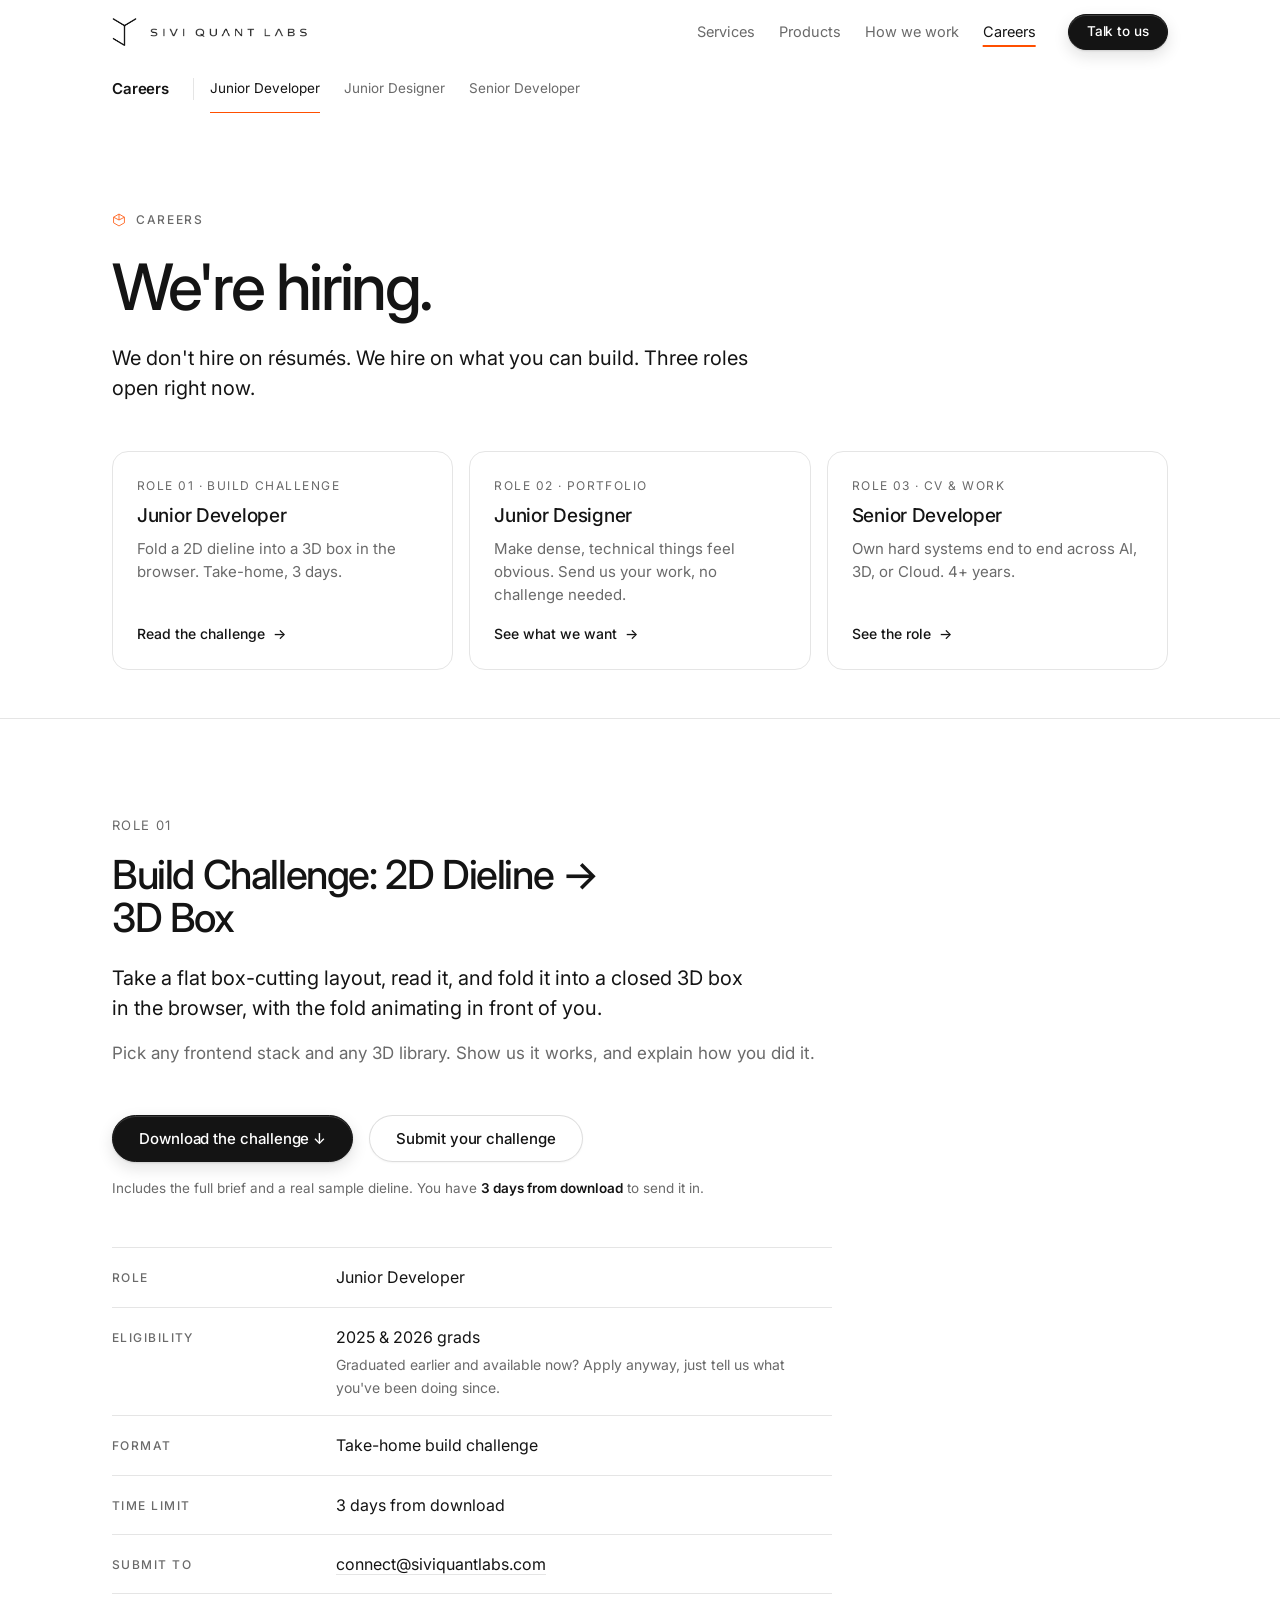
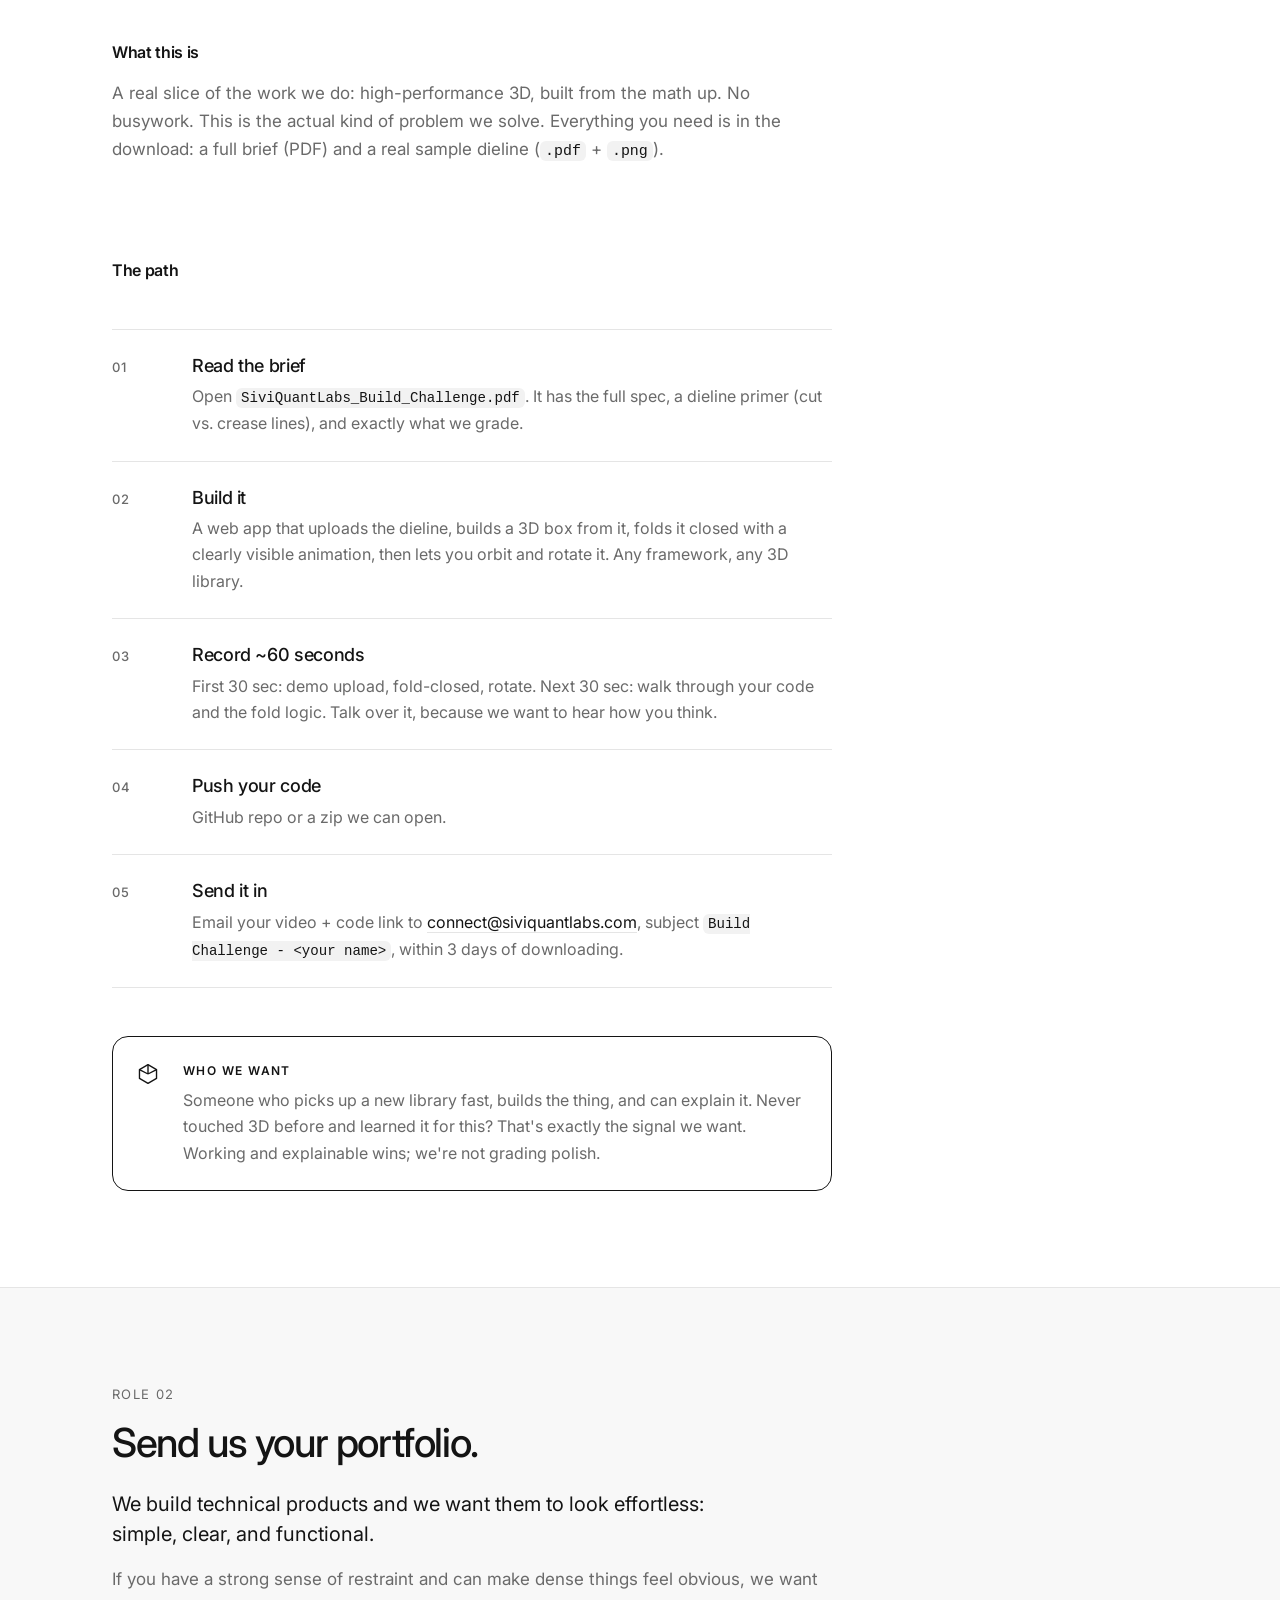
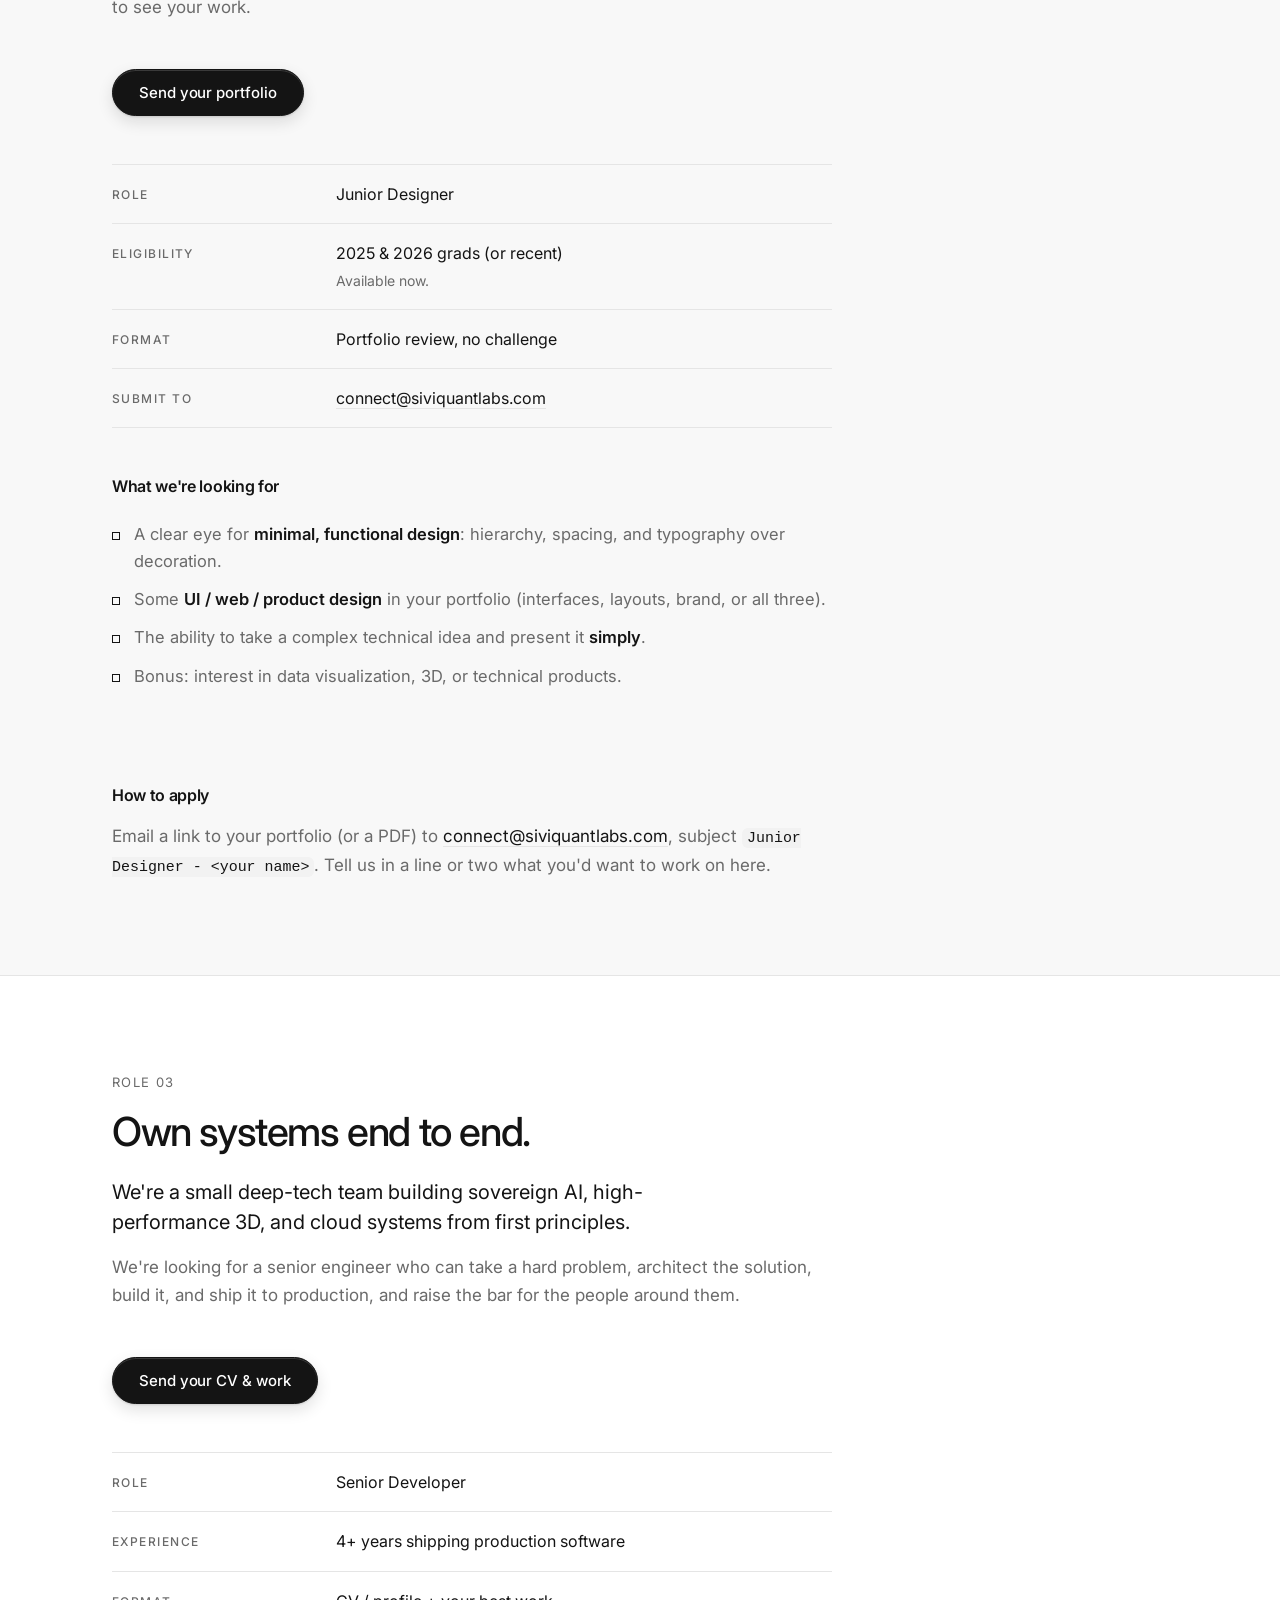
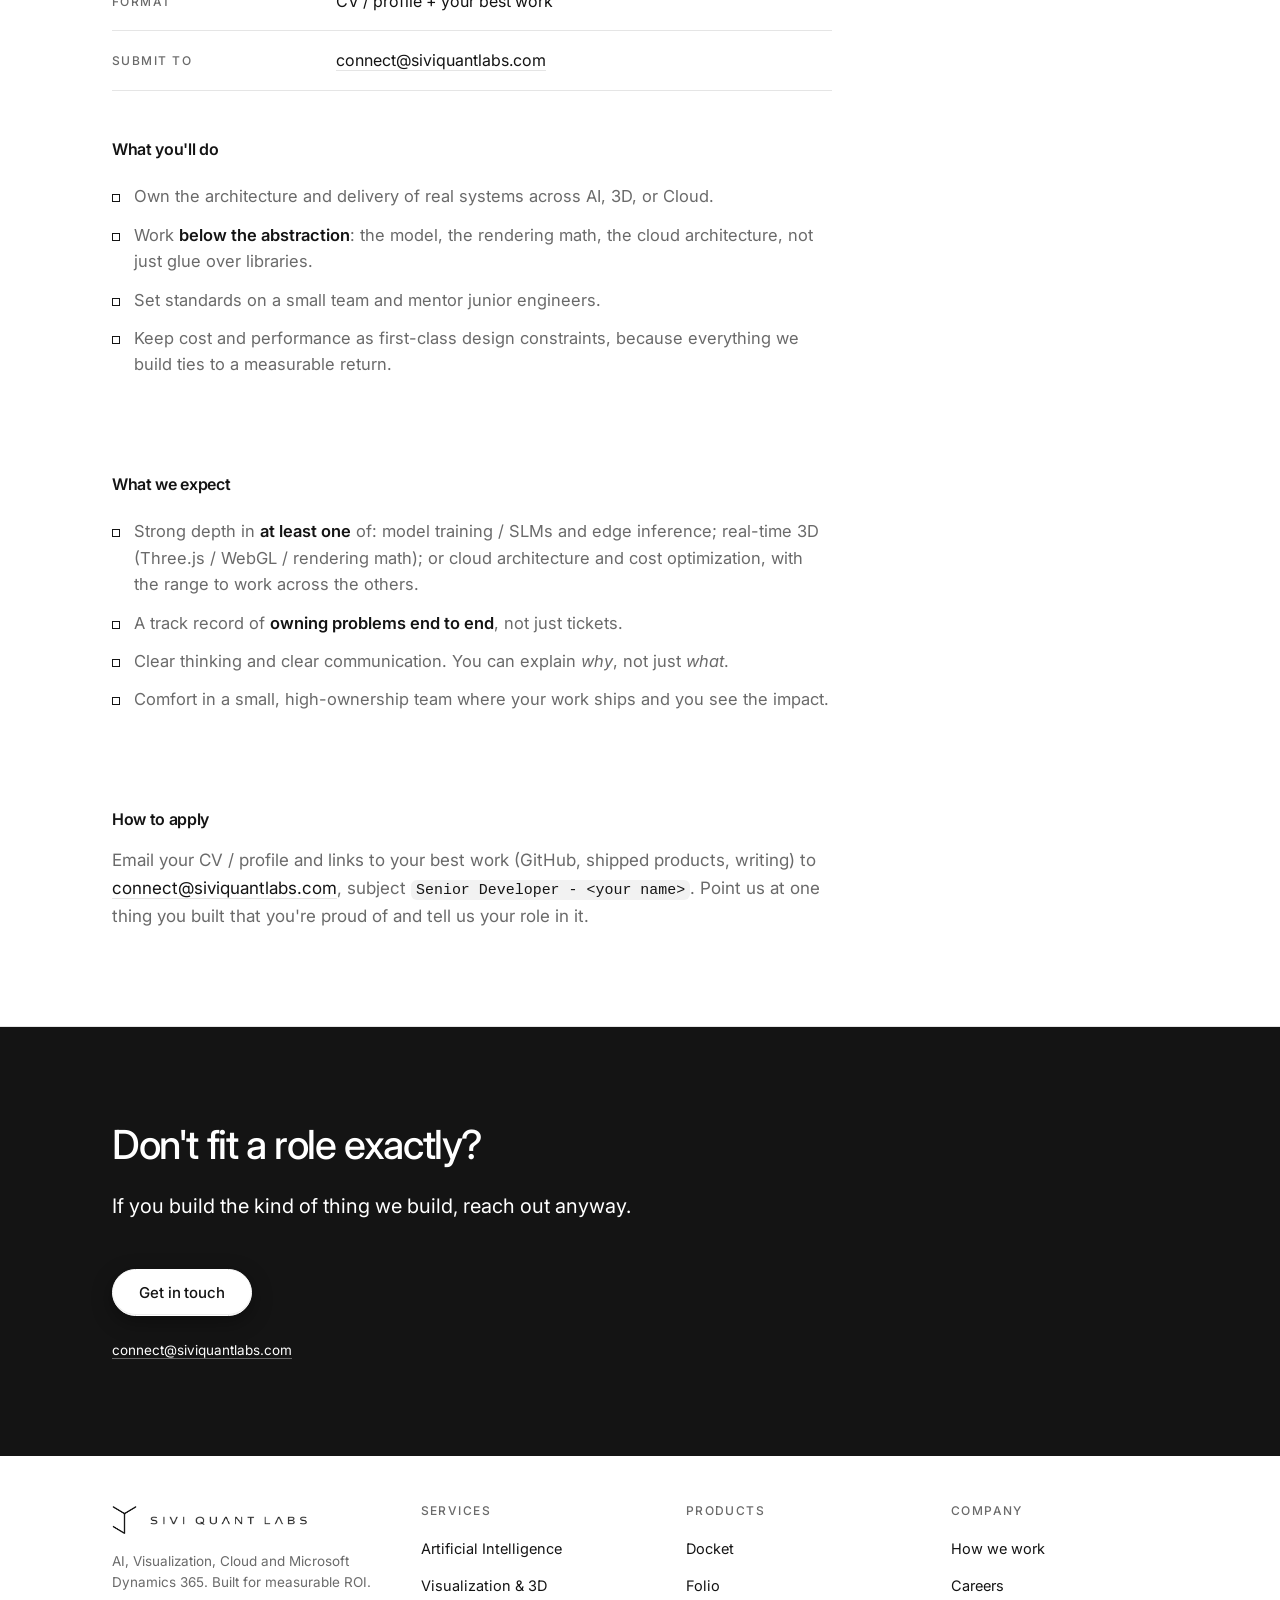
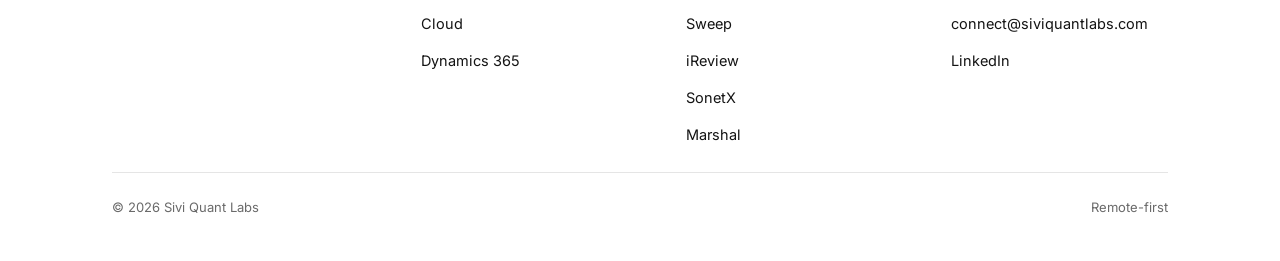
<file: careers/index.html>
<!DOCTYPE html>
<html lang="en">
<head>
<meta charset="utf-8">
<meta name="viewport" content="width=device-width, initial-scale=1">
<title>Careers: Remote AI, 3D &amp; Cloud Engineering Jobs | Sivi Quant Labs</title>
<meta name="description" content="Three fully remote roles open in India: Junior Developer (2D dieline to 3D box build challenge, 3 days), Junior Designer (portfolio), and Senior Developer (4+ years, AI / Three.js / cloud). We hire on what you can build, not résumés.">
<link rel="canonical" href="https://siviquantlabs.com/careers/">
<link rel="icon" href="../assets/mark-ink.png">
<link rel="apple-touch-icon" href="../assets/mark-ink.png">
<meta name="theme-color" content="#ffffff">
<meta name="robots" content="index, follow, max-snippet:-1, max-image-preview:large">
<link rel="alternate" type="text/plain" href="https://siviquantlabs.com/llms.txt" title="llms.txt plain-text summary for AI assistants">

<meta property="og:type" content="website">
<meta property="og:url" content="https://siviquantlabs.com/careers/">
<meta property="og:site_name" content="Sivi Quant Labs">
<meta property="og:title" content="We're hiring at Sivi Quant Labs">
<meta property="og:description" content="Three roles open. We don't hire on résumés. We hire on what you can build.">
<meta property="og:image" content="https://siviquantlabs.com/assets/og.png">
<meta name="twitter:card" content="summary_large_image">

<link rel="preconnect" href="https://fonts.googleapis.com">
<link rel="preconnect" href="https://fonts.gstatic.com" crossorigin>
<link rel="stylesheet" href="https://fonts.googleapis.com/css2?family=Inter:wght@400;500;600&display=swap">
<link rel="stylesheet" href="../assets/site.css?v=2026092902">
<!-- Reveal animations are gated on this class, so the page stays fully
     visible if JavaScript never runs. -->
<script>document.documentElement.className+=' js';</script>
<script type="application/ld+json">
{
  "@context": "https://schema.org",
  "@graph": [
    {
      "@type": "JobPosting",
      "@id": "https://siviquantlabs.com/careers/#junior-developer",
      "title": "Junior Developer (Remote)",
      "description": "<p>Take-home build challenge: read a flat 2D packaging dieline and fold it into a closed 3D box in the browser, with the fold animating on screen. Pick any frontend stack and any 3D library.</p><p>Open to 2025 and 2026 graduates. Graduated earlier and available now? Apply anyway. You have 3 days from downloading the brief to submit a ~60 second walkthrough video plus your code to connect@siviquantlabs.com.</p><p>We are looking for someone who picks up a new library fast, builds the thing, and can explain it. Never touched 3D before and learned it for this? That is exactly the signal we want. Working and explainable wins; we are not grading polish.</p>",
      "identifier": {
        "@type": "PropertyValue",
        "name": "Sivi Quant Labs",
        "value": "junior-developer"
      },
      "datePosted": "2026-06-27",
      "validThrough": "2027-06-30",
      "employmentType": "FULL_TIME",
      "hiringOrganization": {
        "@type": "Organization",
        "@id": "https://siviquantlabs.com/#organization",
        "name": "Sivi Quant Labs",
        "sameAs": [
          "https://www.linkedin.com/company/siviquantlabs"
        ],
        "logo": "https://siviquantlabs.com/assets/og.png",
        "url": "https://siviquantlabs.com/"
      },
      "jobLocationType": "TELECOMMUTE",
      "applicantLocationRequirements": {
        "@type": "Country",
        "name": "India"
      },
      "directApply": false,
      "skills": [
        "JavaScript",
        "3D graphics",
        "Three.js",
        "WebGL",
        "Frontend development"
      ],
      "url": "https://siviquantlabs.com/careers/#junior-developer",
      "experienceRequirements": {
        "@type": "OccupationalExperienceRequirements",
        "monthsOfExperience": 0
      },
      "jobStartDate": "2026-09-01"
    },
    {
      "@type": "JobPosting",
      "@id": "https://siviquantlabs.com/careers/#junior-designer",
      "title": "Junior Designer (Remote)",
      "description": "<p>Portfolio review, no challenge. We build technical products and we want them to look effortless: simple, clear, and functional.</p><p>We are looking for a clear eye for minimal, functional design (hierarchy, spacing and typography over decoration), some UI, web or product design in your portfolio, and the ability to take a complex technical idea and present it simply. Interest in data visualization, 3D, or technical products is a bonus.</p><p>Email a link to your portfolio or a PDF to connect@siviquantlabs.com.</p>",
      "identifier": {
        "@type": "PropertyValue",
        "name": "Sivi Quant Labs",
        "value": "junior-designer"
      },
      "datePosted": "2026-06-27",
      "validThrough": "2027-06-30",
      "employmentType": "FULL_TIME",
      "hiringOrganization": {
        "@type": "Organization",
        "@id": "https://siviquantlabs.com/#organization",
        "name": "Sivi Quant Labs",
        "sameAs": [
          "https://www.linkedin.com/company/siviquantlabs"
        ],
        "logo": "https://siviquantlabs.com/assets/og.png",
        "url": "https://siviquantlabs.com/"
      },
      "jobLocationType": "TELECOMMUTE",
      "applicantLocationRequirements": {
        "@type": "Country",
        "name": "India"
      },
      "directApply": false,
      "skills": [
        "UI design",
        "Product design",
        "Web design",
        "Typography",
        "Data visualization"
      ],
      "url": "https://siviquantlabs.com/careers/#junior-designer",
      "experienceRequirements": {
        "@type": "OccupationalExperienceRequirements",
        "monthsOfExperience": 0
      },
      "jobStartDate": "2026-09-01"
    },
    {
      "@type": "JobPosting",
      "@id": "https://siviquantlabs.com/careers/#senior-developer",
      "title": "Senior Developer (Remote)",
      "description": "<p>Own the architecture and delivery of real systems across AI, 3D, or Cloud. We are a small deep-tech team building sovereign AI, high-performance 3D, and cloud systems from first principles.</p><p>Requires 4+ years shipping production software and strong depth in at least one of: model training, small language models and edge inference; real-time 3D (Three.js, WebGL, rendering math); or cloud architecture and cost optimization, with the range to work across the others.</p><p>You will work below the abstraction, set standards on a small team, mentor junior engineers, and keep cost and performance as first-class design constraints.</p>",
      "identifier": {
        "@type": "PropertyValue",
        "name": "Sivi Quant Labs",
        "value": "senior-developer"
      },
      "datePosted": "2026-06-27",
      "validThrough": "2027-06-30",
      "employmentType": "FULL_TIME",
      "hiringOrganization": {
        "@type": "Organization",
        "@id": "https://siviquantlabs.com/#organization",
        "name": "Sivi Quant Labs",
        "sameAs": [
          "https://www.linkedin.com/company/siviquantlabs"
        ],
        "logo": "https://siviquantlabs.com/assets/og.png",
        "url": "https://siviquantlabs.com/"
      },
      "jobLocationType": "TELECOMMUTE",
      "applicantLocationRequirements": {
        "@type": "Country",
        "name": "India"
      },
      "directApply": false,
      "skills": [
        "Software architecture",
        "Machine learning",
        "Small language models",
        "Edge inference",
        "Three.js",
        "WebGL",
        "Cloud architecture",
        "Cost optimization"
      ],
      "url": "https://siviquantlabs.com/careers/#senior-developer",
      "experienceRequirements": {
        "@type": "OccupationalExperienceRequirements",
        "monthsOfExperience": 48
      }
    },
    {
      "@type": "BreadcrumbList",
      "itemListElement": [
        {
          "@type": "ListItem",
          "position": 1,
          "name": "Home",
          "item": "https://siviquantlabs.com/"
        },
        {
          "@type": "ListItem",
          "position": 2,
          "name": "Careers",
          "item": "https://siviquantlabs.com/careers/"
        }
      ]
    },
    {
      "@type": "WebPage",
      "@id": "https://siviquantlabs.com/careers/#webpage",
      "url": "https://siviquantlabs.com/careers/",
      "name": "Careers at Sivi Quant Labs",
      "about": {
        "@id": "https://siviquantlabs.com/#organization"
      },
      "inLanguage": "en"
    }
  ]
}
</script>
</head>
<body>

<a class="skip" href="#main">Skip to content</a>

<header>
  <div class="wrap nav">
    <a class="brand" href="../" aria-label="Sivi Quant Labs home">
      <img class="mark" src="../assets/mark-ink.png" alt="" width="390" height="465">
      <img class="word" src="../assets/wordmark-ink.png" alt="Sivi Quant Labs" width="955" height="66">
    </a>
    <nav class="navlinks" aria-label="Primary">
      <a class="desktop-only" href="../services/">Services</a>
      <a class="desktop-only" href="../products/">Products</a>
      <a class="desktop-only" href="../#how">How we work</a>
      <a class="desktop-only" href="../careers/" aria-current="page">Careers</a>
      <a class="btn btn-solid" href="mailto:connect@siviquantlabs.com?subject=Talk%20to%20Sivi%20Quant%20Labs" data-form="general" data-subject="Website enquiry">Talk to us</a>
      <button class="menu-btn" type="button" aria-expanded="false" aria-controls="menu" aria-label="Open menu"><span></span><span></span></button>
    </nav>
  </div>
</header>

<div id="menu" class="menu" hidden>
  <div class="menu-in">
    <nav class="menu-links" aria-label="Menu">
      <a href="../"><b>Home</b><span>Sivi Quant Labs</span></a>
      <a href="../services/"><b>Services</b><span>AI, 3D, Cloud, Dynamics 365</span></a>
      <a href="../products/"><b>Products</b><span>Six products</span></a>
      <a href="../#how"><b>How we work</b><span>Our commitments</span></a>
      <a href="../careers/" aria-current="page"><b>Careers</b><span>Open roles</span></a>
    </nav>
    <div class="menu-foot">
      <a class="btn btn-solid" href="mailto:connect@siviquantlabs.com?subject=Talk%20to%20Sivi%20Quant%20Labs" data-form="general" data-subject="Website enquiry">Talk to us</a>
      <p class="caption"><a href="mailto:connect@siviquantlabs.com">connect@siviquantlabs.com</a></p>
    </div>
  </div>
</div>

<div class="subnav">
  <div class="wrap subnav-in">
    <span class="subnav-t">Careers</span>
    <nav class="subnav-links" aria-label="On this page">
      <a href="#junior-developer">Junior Developer</a>
      <a href="#junior-designer">Junior Designer</a>
      <a href="#senior-developer">Senior Developer</a>
    </nav>
  </div>
</div>

<main id="main">

<!-- ================= HERO ================= -->
<section class="wrap" style="padding-top:var(--s5);padding-bottom:var(--s4)">
  <div class="label">
    <svg class="cube" viewBox="0 0 16 16" fill="none" stroke="currentColor" stroke-width="1" stroke-linejoin="round" aria-hidden="true"><path d="M8 1.2 14.2 4.8 14.2 11.2 8 14.8 1.8 11.2 1.8 4.8Z"/><path d="M8 8V1.2M8 8 1.8 4.8M8 8l6.2-3.2"/></svg>
    Careers
  </div>
  <h1>We're hiring.</h1>
  <p class="lead" style="margin-top:var(--s3)">We don't hire on résumés. We hire on what you can build. Three roles open right now.</p>

  <div class="roles">
    <a class="role-card" href="#junior-developer">
      <span class="r-kind">Role 01 · Build challenge</span>
      <h2>Junior Developer</h2>
      <p>Fold a 2D dieline into a 3D box in the browser. Take-home, 3 days.</p>
      <span class="go">Read the challenge <span aria-hidden="true">→</span></span>
    </a>
    <a class="role-card" href="#junior-designer">
      <span class="r-kind">Role 02 · Portfolio</span>
      <h2>Junior Designer</h2>
      <p>Make dense, technical things feel obvious. Send us your work, no challenge needed.</p>
      <span class="go">See what we want <span aria-hidden="true">→</span></span>
    </a>
    <a class="role-card" href="#senior-developer">
      <span class="r-kind">Role 03 · CV &amp; work</span>
      <h2>Senior Developer</h2>
      <p>Own hard systems end to end across AI, 3D, or Cloud. 4+ years.</p>
      <span class="go">See the role <span aria-hidden="true">→</span></span>
    </a>
  </div>
</section>

<!-- ================= ROLE 01 / JUNIOR DEVELOPER ================= -->
<section id="junior-developer" class="role">
  <div class="wrap">
    <div class="role-head">
      <span class="r-index">ROLE 01</span>
    </div>
    <h2>Build Challenge: 2D Dieline → 3D Box</h2>
    <p class="lead" style="margin-top:var(--s3)">Take a flat box-cutting layout, read it, and fold it into a closed 3D box in the browser, with the fold animating in front of you.</p>
    <p class="body" style="margin-top:var(--s2)">Pick any frontend stack and any 3D library. Show us it works, and explain how you did it.</p>

    <div class="btn-row">
      <a class="btn btn-solid" href="../challengezip/SiviQuantLabs_Build_Challenge.zip" download>Download the challenge ↓</a>
      <a class="btn btn-ghost" href="mailto:connect@siviquantlabs.com?subject=Build%20Challenge%20-%20Your%20Name" data-form="apply" data-role="Junior Developer" data-subject="Build challenge submission" data-title="Submit your build challenge." data-sub="Send us the link to your video and your code. Working and explainable beats polished.">Submit your challenge</a>
    </div>
    <p class="caption" style="margin-top:var(--s2)">Includes the full brief and a real sample dieline. You have <strong>3 days from download</strong> to send it in.</p>

    <dl class="spec read">
      <div><dt>Role</dt><dd>Junior Developer</dd></div>
      <div><dt>Eligibility</dt><dd>2025 &amp; 2026 grads<small>Graduated earlier and available now? Apply anyway, just tell us what you've been doing since.</small></dd></div>
      <div><dt>Format</dt><dd>Take-home build challenge</dd></div>
      <div><dt>Time limit</dt><dd>3 days from download</dd></div>
      <div><dt>Submit to</dt><dd><a class="link" href="mailto:connect@siviquantlabs.com">connect@siviquantlabs.com</a></dd></div>
    </dl>

    <h3 class="subhead">What this is</h3>
    <p class="body">A real slice of the work we do: high-performance 3D, built from the math up. No busywork. This is the actual kind of problem we solve. Everything you need is in the download: a full brief (PDF) and a real sample dieline (<code>.pdf</code> + <code>.png</code>).</p>

    <h3 class="subhead">The path</h3>
    <div class="steps read">
      <div class="step">
        <div class="n">01</div>
        <div>
          <h3>Read the brief</h3>
          <p>Open <code>SiviQuantLabs_Build_Challenge.pdf</code>. It has the full spec, a dieline primer (cut vs. crease lines), and exactly what we grade.</p>
        </div>
      </div>
      <div class="step">
        <div class="n">02</div>
        <div>
          <h3>Build it</h3>
          <p>A web app that uploads the dieline, builds a 3D box from it, folds it closed with a clearly visible animation, then lets you orbit and rotate it. Any framework, any 3D library.</p>
        </div>
      </div>
      <div class="step">
        <div class="n">03</div>
        <div>
          <h3>Record ~60 seconds</h3>
          <p>First 30 sec: demo upload, fold-closed, rotate. Next 30 sec: walk through your code and the fold logic. Talk over it, because we want to hear how you think.</p>
        </div>
      </div>
      <div class="step">
        <div class="n">04</div>
        <div>
          <h3>Push your code</h3>
          <p>GitHub repo or a zip we can open.</p>
        </div>
      </div>
      <div class="step">
        <div class="n">05</div>
        <div>
          <h3>Send it in</h3>
          <p>Email your video + code link to <a class="link" href="mailto:connect@siviquantlabs.com?subject=Build%20Challenge%20-%20Your%20Name">connect@siviquantlabs.com</a>, subject <code>Build Challenge - &lt;your name&gt;</code>, within 3 days of downloading.</p>
        </div>
      </div>
    </div>

    <div class="callout read">
      <svg class="cube" viewBox="0 0 16 16" fill="none" stroke="currentColor" stroke-width="1" stroke-linejoin="round" aria-hidden="true"><path d="M8 1.2 14.2 4.8 14.2 11.2 8 14.8 1.8 11.2 1.8 4.8Z"/><path d="M8 8V1.2M8 8 1.8 4.8M8 8l6.2-3.2"/></svg>
      <div>
        <div class="t">Who we want</div>
        <p>Someone who picks up a new library fast, builds the thing, and can explain it. Never touched 3D before and learned it for this? That's exactly the signal we want. Working and explainable wins; we're not grading polish.</p>
      </div>
    </div>
  </div>
</section>

<!-- ================= ROLE 02 / JUNIOR DESIGNER ================= -->
<section id="junior-designer" class="role soft">
  <div class="wrap">
    <div class="role-head">
      <span class="r-index">ROLE 02</span>
    </div>
    <h2>Send us your portfolio.</h2>
    <p class="lead" style="margin-top:var(--s3)">We build technical products and we want them to look effortless: simple, clear, and functional.</p>
    <p class="body" style="margin-top:var(--s2)">If you have a strong sense of restraint and can make dense things feel obvious, we want to see your work.</p>

    <div class="btn-row">
      <a class="btn btn-solid" href="mailto:connect@siviquantlabs.com?subject=Junior%20Designer%20-%20Your%20Name" data-form="apply" data-role="Junior Designer" data-subject="Junior Designer application" data-title="Send your portfolio." data-sub="Link us to your work and tell us in a line or two what you would want to work on here.">Send your portfolio</a>
    </div>

    <dl class="spec read">
      <div><dt>Role</dt><dd>Junior Designer</dd></div>
      <div><dt>Eligibility</dt><dd>2025 &amp; 2026 grads (or recent)<small>Available now.</small></dd></div>
      <div><dt>Format</dt><dd>Portfolio review, no challenge</dd></div>
      <div><dt>Submit to</dt><dd><a class="link" href="mailto:connect@siviquantlabs.com">connect@siviquantlabs.com</a></dd></div>
    </dl>

    <h3 class="subhead">What we're looking for</h3>
    <ul class="list">
      <li>A clear eye for <strong>minimal, functional design</strong>: hierarchy, spacing, and typography over decoration.</li>
      <li>Some <strong>UI / web / product design</strong> in your portfolio (interfaces, layouts, brand, or all three).</li>
      <li>The ability to take a complex technical idea and present it <strong>simply</strong>.</li>
      <li>Bonus: interest in data visualization, 3D, or technical products.</li>
    </ul>

    <h3 class="subhead">How to apply</h3>
    <p class="body">Email a link to your portfolio (or a PDF) to <a class="link" href="mailto:connect@siviquantlabs.com?subject=Junior%20Designer%20-%20Your%20Name">connect@siviquantlabs.com</a>, subject <code>Junior Designer - &lt;your name&gt;</code>. Tell us in a line or two what you'd want to work on here.</p>
  </div>
</section>

<!-- ================= ROLE 03 / SENIOR DEVELOPER ================= -->
<section id="senior-developer" class="role">
  <div class="wrap">
    <div class="role-head">
      <span class="r-index">ROLE 03</span>
    </div>
    <h2>Own systems end to end.</h2>
    <p class="lead" style="margin-top:var(--s3)">We're a small deep-tech team building sovereign AI, high-performance 3D, and cloud systems from first principles.</p>
    <p class="body" style="margin-top:var(--s2)">We're looking for a senior engineer who can take a hard problem, architect the solution, build it, and ship it to production, and raise the bar for the people around them.</p>

    <div class="btn-row">
      <a class="btn btn-solid" href="mailto:connect@siviquantlabs.com?subject=Senior%20Developer%20-%20Your%20Name" data-form="apply" data-role="Senior Developer" data-subject="Senior Developer application" data-title="Send your CV and your work." data-sub="Point us at one thing you built that you are proud of, and tell us your part in it.">Send your CV &amp; work</a>
    </div>

    <dl class="spec read">
      <div><dt>Role</dt><dd>Senior Developer</dd></div>
      <div><dt>Experience</dt><dd>4+ years shipping production software</dd></div>
      <div><dt>Format</dt><dd>CV / profile + your best work</dd></div>
      <div><dt>Submit to</dt><dd><a class="link" href="mailto:connect@siviquantlabs.com">connect@siviquantlabs.com</a></dd></div>
    </dl>

    <h3 class="subhead">What you'll do</h3>
    <ul class="list">
      <li>Own the architecture and delivery of real systems across AI, 3D, or Cloud.</li>
      <li>Work <strong>below the abstraction</strong>: the model, the rendering math, the cloud architecture, not just glue over libraries.</li>
      <li>Set standards on a small team and mentor junior engineers.</li>
      <li>Keep cost and performance as first-class design constraints, because everything we build ties to a measurable return.</li>
    </ul>

    <h3 class="subhead">What we expect</h3>
    <ul class="list">
      <li>Strong depth in <strong>at least one</strong> of: model training / SLMs and edge inference; real-time 3D (Three.js / WebGL / rendering math); or cloud architecture and cost optimization, with the range to work across the others.</li>
      <li>A track record of <strong>owning problems end to end</strong>, not just tickets.</li>
      <li>Clear thinking and clear communication. You can explain <em>why</em>, not just <em>what</em>.</li>
      <li>Comfort in a small, high-ownership team where your work ships and you see the impact.</li>
    </ul>

    <h3 class="subhead">How to apply</h3>
    <p class="body">Email your CV / profile and links to your best work (GitHub, shipped products, writing) to <a class="link" href="mailto:connect@siviquantlabs.com?subject=Senior%20Developer%20-%20Your%20Name">connect@siviquantlabs.com</a>, subject <code>Senior Developer - &lt;your name&gt;</code>. Point us at one thing you built that you're proud of and tell us your role in it.</p>
  </div>
</section>

<!-- ================= CLOSING ================= -->
<section class="band band--ink">
  <div class="wrap">
    <h2>Don't fit a role exactly?</h2>
    <p class="lead">If you build the kind of thing we build, reach out anyway.</p>
    <div class="btn-row">
      <a class="btn btn-solid" href="mailto:connect@siviquantlabs.com?subject=Hello%20-%20Your%20Name" data-form="apply" data-role="Something else" data-subject="General application" data-title="Tell us what you build." data-sub="No role fits exactly? Show us what you have made and why you want to work here.">Get in touch</a>
    </div>
    <p class="caption" style="margin-top:var(--s3)">
      <a class="link" href="mailto:connect@siviquantlabs.com">connect@siviquantlabs.com</a>
    </p>
  </div>
</section>

</main>

<footer>
  <div class="wrap">
    <div class="foot-map">
      <div>
        <a class="brand" href="../" aria-label="Sivi Quant Labs home">
          <img class="mark" src="../assets/mark-ink.png" alt="" width="390" height="465">
          <img class="word" src="../assets/wordmark-ink.png" alt="Sivi Quant Labs" width="955" height="66">
        </a>
        <p class="caption">AI, Visualization, Cloud and Microsoft Dynamics 365. Built for measurable ROI.</p>
      </div>
      <div>
        <h2>Services</h2>
        <ul><li><a href="../services/#ai">Artificial Intelligence</a></li><li><a href="../services/#visualization">Visualization &amp; 3D</a></li><li><a href="../services/#cloud">Cloud</a></li><li><a href="../services/#dynamics">Dynamics 365</a></li></ul>
      </div>
      <div>
        <h2>Products</h2>
        <ul><li><a href="../products/docket/">Docket</a></li><li><a href="../products/folio/">Folio</a></li><li><a href="../products/sweep/">Sweep</a></li><li><a href="../products/ireview/">iReview</a></li><li><a href="../products/sonetx/">SonetX</a></li><li><a href="../products/marshal/">Marshal</a></li></ul>
      </div>
      <div>
        <h2>Company</h2>
        <ul><li><a href="../#how">How we work</a></li><li><a href="../careers/">Careers</a></li><li><a href="mailto:connect@siviquantlabs.com">connect@siviquantlabs.com</a></li><li><a href="https://www.linkedin.com/company/siviquantlabs">LinkedIn</a></li></ul>
      </div>
    </div>
    <div class="foot-legal"><span>&copy; 2026 Sivi Quant Labs</span><span>Remote-first</span></div>
  </div>
</footer>

<div id="toast" role="status" aria-live="polite"></div>

<script src="../assets/site.js?v=2026092902" defer></script>
<script src="../assets/forms.js?v=2026092902" defer></script>
</body>
</html>
</file>
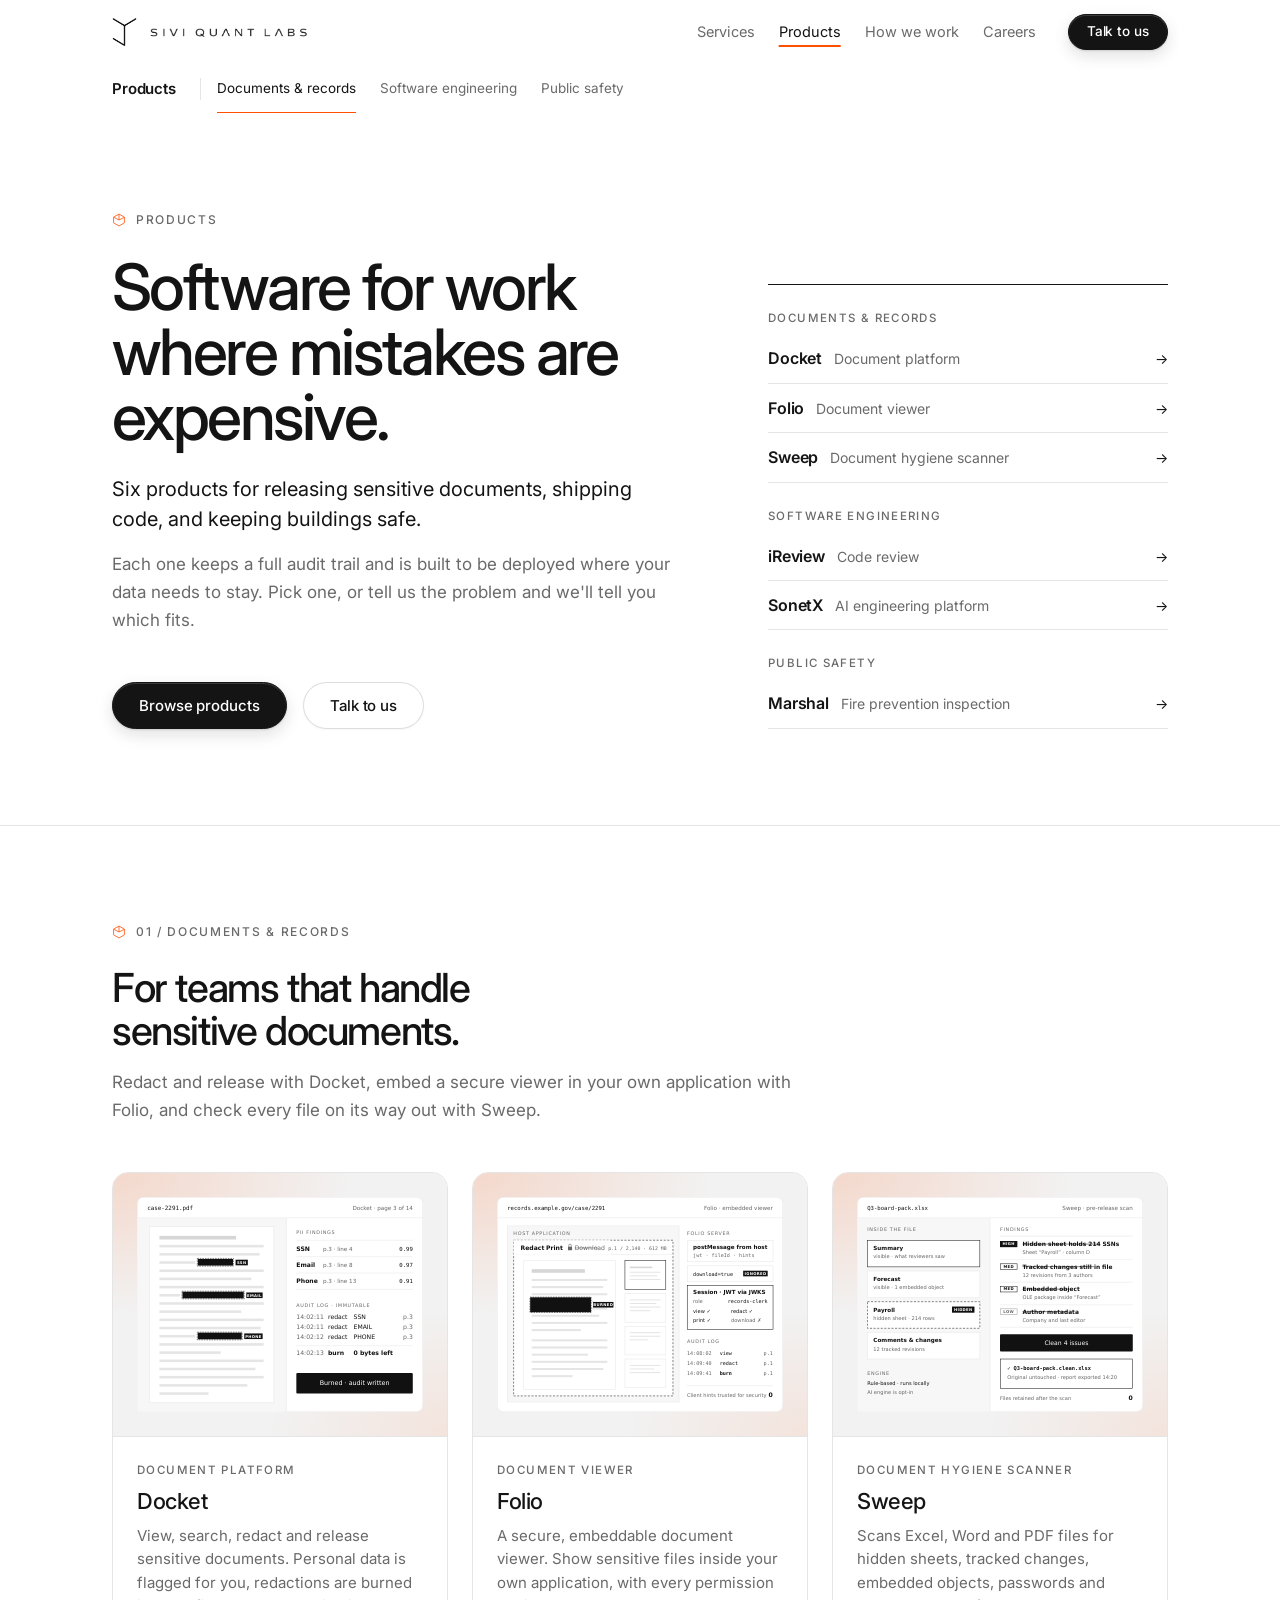
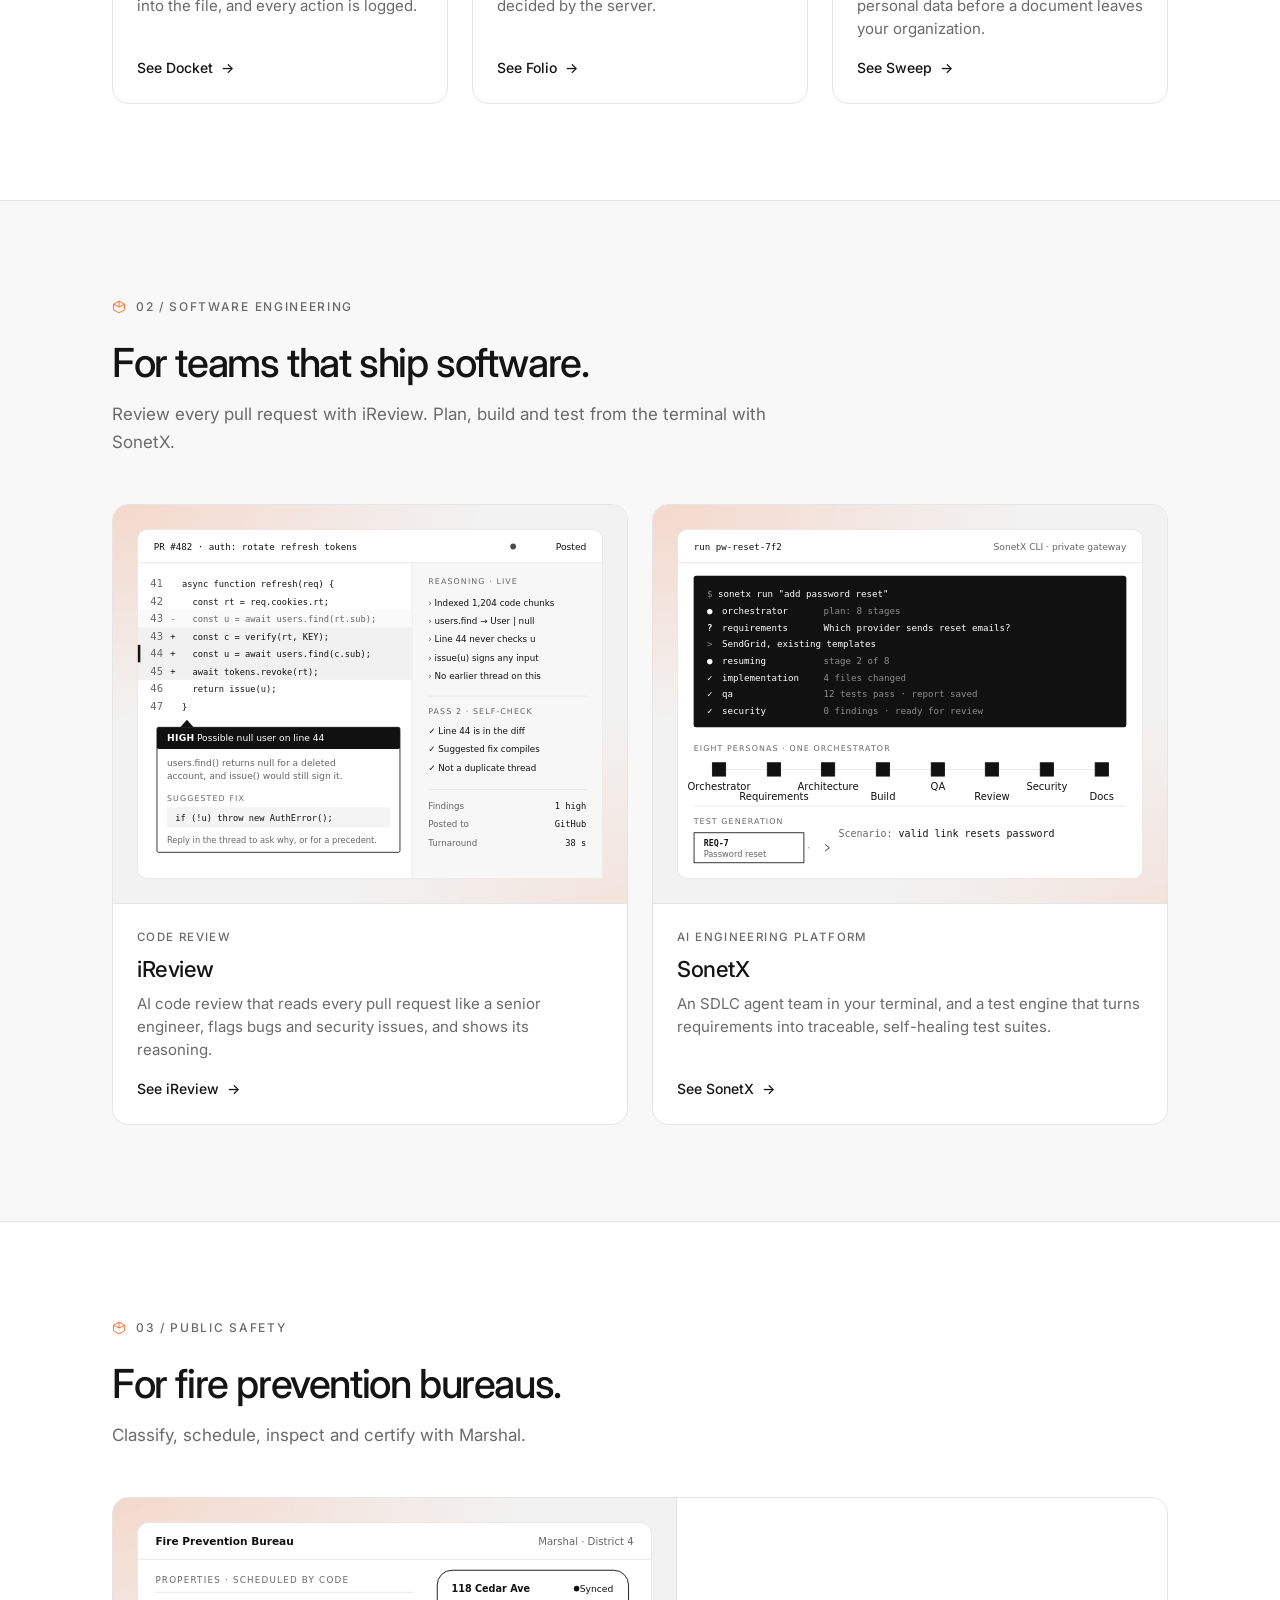
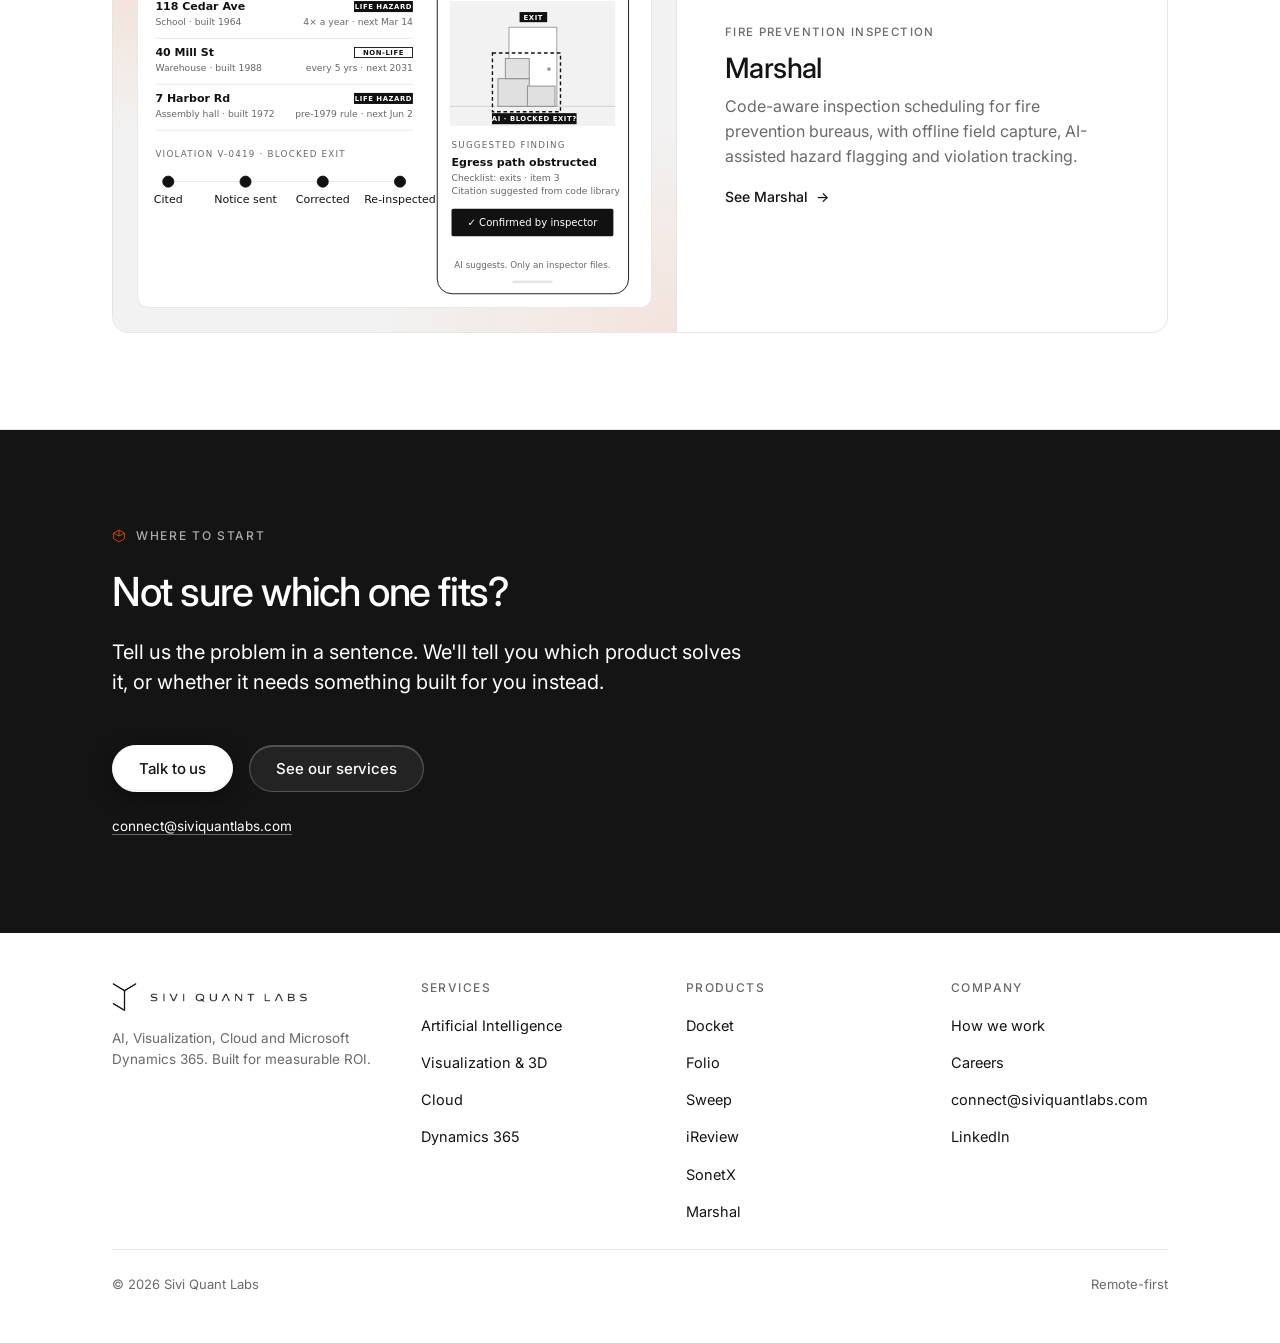
<file: products/index.html>
<!DOCTYPE html>
<html lang="en">
<head>
<meta charset="utf-8">
<meta name="viewport" content="width=device-width, initial-scale=1">
<title>Products: Secure Documents, AI Code Review &amp; Inspection Software | Sivi Quant Labs</title>
<meta name="description" content="Six products from Sivi Quant Labs: Docket, Folio and Sweep for sensitive documents; iReview and SonetX for software teams; Marshal for fire prevention bureaus. Each keeps a full audit trail.">
<link rel="canonical" href="https://siviquantlabs.com/products/">
<link rel="icon" href="../assets/mark-ink.png">
<link rel="apple-touch-icon" href="../assets/mark-ink.png">
<meta name="theme-color" content="#ffffff">
<meta name="robots" content="index, follow, max-snippet:-1, max-image-preview:large">
<link rel="alternate" type="text/plain" href="https://siviquantlabs.com/llms.txt" title="llms.txt plain-text summary for AI assistants">

<meta property="og:type" content="website">
<meta property="og:url" content="https://siviquantlabs.com/products/">
<meta property="og:site_name" content="Sivi Quant Labs">
<meta property="og:title" content="Products: Secure Documents, AI Code Review &amp; Inspection Software | Sivi Quant Labs">
<meta property="og:description" content="Six products for sensitive documents, software teams and fire prevention bureaus.">
<meta property="og:image" content="https://siviquantlabs.com/assets/og.png">
<meta property="og:image:width" content="1200">
<meta property="og:image:height" content="630">
<meta name="twitter:card" content="summary_large_image">

<link rel="preconnect" href="https://fonts.googleapis.com">
<link rel="preconnect" href="https://fonts.gstatic.com" crossorigin>
<link rel="stylesheet" href="https://fonts.googleapis.com/css2?family=Inter:wght@400;500;600&display=swap">
<link rel="stylesheet" href="../assets/site.css?v=2026092902">
<!-- Reveal animations are gated on this class, so the page stays fully
     visible if JavaScript never runs. -->
<script>document.documentElement.className+=' js';</script>
<script type="application/ld+json">
{
  "@context": "https://schema.org",
  "@graph": [
    {
      "@type": "CollectionPage",
      "@id": "https://siviquantlabs.com/products/#webpage",
      "url": "https://siviquantlabs.com/products/",
      "name": "Products: Secure Documents, AI Code Review & Inspection Software | Sivi Quant Labs",
      "description": "Six products from Sivi Quant Labs: Docket, Folio and Sweep for sensitive documents; iReview and SonetX for software teams; Marshal for fire prevention bureaus. Each keeps a full audit trail.",
      "about": {
        "@id": "https://siviquantlabs.com/#organization"
      },
      "inLanguage": "en"
    },
    {
      "@type": "BreadcrumbList",
      "itemListElement": [
        {
          "@type": "ListItem",
          "position": 1,
          "name": "Home",
          "item": "https://siviquantlabs.com/"
        },
        {
          "@type": "ListItem",
          "position": 2,
          "name": "Products",
          "item": "https://siviquantlabs.com/products/"
        }
      ]
    },
    {
      "@type": "ItemList",
      "@id": "https://siviquantlabs.com/products/#catalog",
      "name": "Products",
      "numberOfItems": 6,
      "itemListElement": [
        {
          "@type": "ListItem",
          "position": 1,
          "item": {
            "@type": "SoftwareApplication",
            "@id": "https://siviquantlabs.com/products/docket/#software",
            "name": "Docket",
            "description": "Docket is an AI-enabled document platform for legal, compliance and records teams: OCR, automatic PII detection, permanent burned-in redaction, role-based access and an immutable audit trail. Self-hosted or cloud.",
            "applicationCategory": "BusinessApplication",
            "url": "https://siviquantlabs.com/products/docket/",
            "image": "https://siviquantlabs.com/assets/products/og/docket.png",
            "publisher": {
              "@id": "https://siviquantlabs.com/#organization"
            }
          }
        },
        {
          "@type": "ListItem",
          "position": 2,
          "item": {
            "@type": "SoftwareApplication",
            "@id": "https://siviquantlabs.com/products/folio/#software",
            "name": "Folio",
            "description": "Folio is a secure document viewer you embed with one postMessage contract. It streams PDFs and TIFFs over 600 MB page by page, resolves every permission on the server, burns in redactions and logs every action.",
            "applicationCategory": "BusinessApplication",
            "url": "https://siviquantlabs.com/products/folio/",
            "image": "https://siviquantlabs.com/assets/products/og/folio.png",
            "publisher": {
              "@id": "https://siviquantlabs.com/#organization"
            }
          }
        },
        {
          "@type": "ListItem",
          "position": 3,
          "item": {
            "@type": "SoftwareApplication",
            "@id": "https://siviquantlabs.com/products/sweep/#software",
            "name": "Sweep",
            "description": "Sweep checks Excel, Word and PDF files for hidden sheets, tracked changes, embedded objects, password protection, fake redactions and PII before release, then writes a clean copy and a timestamped audit report.",
            "applicationCategory": "SecurityApplication",
            "url": "https://siviquantlabs.com/products/sweep/",
            "image": "https://siviquantlabs.com/assets/products/og/sweep.png",
            "publisher": {
              "@id": "https://siviquantlabs.com/#organization"
            }
          }
        },
        {
          "@type": "ListItem",
          "position": 4,
          "item": {
            "@type": "SoftwareApplication",
            "@id": "https://siviquantlabs.com/products/ireview/#software",
            "name": "iReview",
            "description": "iReview reviews every pull request on GitHub, GitHub Enterprise Server and Azure DevOps with full codebase context, a two-pass self-check, live reasoning, five-level access control and per-team cost tracking.",
            "applicationCategory": "DeveloperApplication",
            "url": "https://siviquantlabs.com/products/ireview/",
            "image": "https://siviquantlabs.com/assets/products/og/ireview.png",
            "publisher": {
              "@id": "https://siviquantlabs.com/#organization"
            }
          }
        },
        {
          "@type": "ListItem",
          "position": 5,
          "item": {
            "@type": "SoftwareApplication",
            "@id": "https://siviquantlabs.com/products/sonetx/#software",
            "name": "SonetX",
            "description": "SonetX runs a full engineering pipeline from your terminal through a private gateway of eight specialist AI personas, and generates BDD test suites from requirements, traced to source, with impact analysis when requirements change.",
            "applicationCategory": "DeveloperApplication",
            "url": "https://siviquantlabs.com/products/sonetx/",
            "image": "https://siviquantlabs.com/assets/products/og/sonetx.png",
            "publisher": {
              "@id": "https://siviquantlabs.com/#organization"
            }
          }
        },
        {
          "@type": "ListItem",
          "position": 6,
          "item": {
            "@type": "SoftwareApplication",
            "@id": "https://siviquantlabs.com/products/marshal/#software",
            "name": "Marshal",
            "description": "Marshal schedules fire inspections by code, not by memory: automatic life-hazard classification, offline field capture, AI-assisted hazard flagging that inspectors confirm, and violation tracking from citation to correction.",
            "applicationCategory": "GovernmentApplication",
            "url": "https://siviquantlabs.com/products/marshal/",
            "image": "https://siviquantlabs.com/assets/products/og/marshal.png",
            "publisher": {
              "@id": "https://siviquantlabs.com/#organization"
            }
          }
        }
      ]
    },
    {
      "@type": "Organization",
      "@id": "https://siviquantlabs.com/#organization",
      "name": "Sivi Quant Labs",
      "url": "https://siviquantlabs.com/",
      "logo": "https://siviquantlabs.com/assets/og.png",
      "email": "connect@siviquantlabs.com",
      "sameAs": [
        "https://www.linkedin.com/company/siviquantlabs"
      ]
    }
  ]
}
</script>
</head>
<body>

<a class="skip" href="#main">Skip to content</a>

<header>
  <div class="wrap nav">
    <a class="brand" href="../" aria-label="Sivi Quant Labs home">
      <img class="mark" src="../assets/mark-ink.png" alt="" width="390" height="465">
      <img class="word" src="../assets/wordmark-ink.png" alt="Sivi Quant Labs" width="955" height="66">
    </a>
    <nav class="navlinks" aria-label="Primary">
      <a class="desktop-only" href="../services/">Services</a>
      <a class="desktop-only" href="../products/" aria-current="page">Products</a>
      <a class="desktop-only" href="../#how">How we work</a>
      <a class="desktop-only" href="../careers/">Careers</a>
      <a class="btn btn-solid" href="mailto:connect@siviquantlabs.com?subject=Talk%20to%20Sivi%20Quant%20Labs" data-form="general" data-subject="Product enquiry">Talk to us</a>
      <button class="menu-btn" type="button" aria-expanded="false" aria-controls="menu" aria-label="Open menu"><span></span><span></span></button>
    </nav>
  </div>
</header>

<div id="menu" class="menu" hidden>
  <div class="menu-in">
    <nav class="menu-links" aria-label="Menu">
      <a href="../"><b>Home</b><span>Sivi Quant Labs</span></a>
      <a href="../services/"><b>Services</b><span>AI, 3D, Cloud, Dynamics 365</span></a>
      <a href="../products/" aria-current="page"><b>Products</b><span>Six products</span></a>
      <a href="../#how"><b>How we work</b><span>Our commitments</span></a>
      <a href="../careers/"><b>Careers</b><span>Open roles</span></a>
    </nav>
    <div class="menu-foot">
      <a class="btn btn-solid" href="mailto:connect@siviquantlabs.com?subject=Talk%20to%20Sivi%20Quant%20Labs" data-form="general" data-subject="Product enquiry">Talk to us</a>
      <p class="caption"><a href="mailto:connect@siviquantlabs.com">connect@siviquantlabs.com</a></p>
    </div>
  </div>
</div>

<div class="subnav">
  <div class="wrap subnav-in">
    <span class="subnav-t">Products</span>
    <nav class="subnav-links" aria-label="On this page">
      <a href="#documents">Documents &amp; records</a>
      <a href="#engineering">Software engineering</a>
      <a href="#public-safety">Public safety</a>
    </nav>
  </div>
</div>

<main id="main">

<!-- ================= HERO ================= -->
<section class="wrap p-top">
  <div>
    <div class="label">
      <svg class="cube" viewBox="0 0 16 16" fill="none" stroke="currentColor" stroke-width="1" stroke-linejoin="round" aria-hidden="true"><path d="M8 1.2 14.2 4.8 14.2 11.2 8 14.8 1.8 11.2 1.8 4.8Z"/><path d="M8 8V1.2M8 8 1.8 4.8M8 8l6.2-3.2"/></svg>
      Products
    </div>
    <h1>Software for work where mistakes are expensive.</h1>
    <p class="lead">Six products for releasing sensitive documents, shipping code, and keeping buildings safe.</p>
    <p class="body">Each one keeps a full audit trail and is built to be deployed where your data needs to stay. Pick one, or tell us the problem and we'll tell you which fits.</p>
    <div class="btn-row">
      <a class="btn btn-solid" href="#documents">Browse products</a>
      <a class="btn btn-ghost" href="mailto:connect@siviquantlabs.com?subject=Product%20enquiry" data-form="general" data-subject="Product enquiry" data-title="Ask about our products." data-sub="Tell us which product you are looking at and what you need it to do. We reply from a person.">Talk to us</a>
    </div>
  </div>
  <nav class="p-index" aria-label="All products">
    <span class="grp">Documents &amp; records</span>
    <a href="docket/"><b>Docket</b><span class="k">Document platform</span><span class="ar" aria-hidden="true">&rarr;</span></a>
    <a href="folio/"><b>Folio</b><span class="k">Document viewer</span><span class="ar" aria-hidden="true">&rarr;</span></a>
    <a href="sweep/"><b>Sweep</b><span class="k">Document hygiene scanner</span><span class="ar" aria-hidden="true">&rarr;</span></a>
    <span class="grp">Software engineering</span>
    <a href="ireview/"><b>iReview</b><span class="k">Code review</span><span class="ar" aria-hidden="true">&rarr;</span></a>
    <a href="sonetx/"><b>SonetX</b><span class="k">AI engineering platform</span><span class="ar" aria-hidden="true">&rarr;</span></a>
    <span class="grp">Public safety</span>
    <a href="marshal/"><b>Marshal</b><span class="k">Fire prevention inspection</span><span class="ar" aria-hidden="true">&rarr;</span></a>
  </nav>
</section>

<!-- ================= DOCUMENTS & RECORDS ================= -->
<section id="documents" class="p-group">
  <div class="wrap">
    <div class="label reveal">
      <svg class="cube" viewBox="0 0 16 16" fill="none" stroke="currentColor" stroke-width="1" stroke-linejoin="round" aria-hidden="true"><path d="M8 1.2 14.2 4.8 14.2 11.2 8 14.8 1.8 11.2 1.8 4.8Z"/><path d="M8 8V1.2M8 8 1.8 4.8M8 8l6.2-3.2"/></svg>
      01 / Documents &amp; records
    </div>
    <h2 class="reveal">For teams that handle sensitive documents.</h2>
    <p class="body reveal">Redact and release with Docket, embed a secure viewer in your own application with Folio, and check every file on its way out with Sweep.</p>
    <div class="p-grid">
      <a class="p-card reveal" href="docket/">
        <div class="p-media">
          <picture>
            <source media="(prefers-reduced-motion: reduce)" srcset="../assets/products/docket-still.svg">
            <img src="../assets/products/docket-card.svg" alt="" width="560" height="420" loading="lazy">
          </picture>
        </div>
        <div class="p-body">
          <span class="p-kind">Document platform</span>
          <h3>Docket</h3>
          <p>View, search, redact and release sensitive documents. Personal data is flagged for you, redactions are burned into the file, and every action is logged.</p>
          <span class="go">See Docket <span>&rarr;</span></span>
        </div>
      </a>
      <a class="p-card reveal" href="folio/">
        <div class="p-media">
          <picture>
            <source media="(prefers-reduced-motion: reduce)" srcset="../assets/products/folio-still.svg">
            <img src="../assets/products/folio-card.svg" alt="" width="560" height="420" loading="lazy">
          </picture>
        </div>
        <div class="p-body">
          <span class="p-kind">Document viewer</span>
          <h3>Folio</h3>
          <p>A secure, embeddable document viewer. Show sensitive files inside your own application, with every permission decided by the server.</p>
          <span class="go">See Folio <span>&rarr;</span></span>
        </div>
      </a>
      <a class="p-card reveal" href="sweep/">
        <div class="p-media">
          <picture>
            <source media="(prefers-reduced-motion: reduce)" srcset="../assets/products/sweep-still.svg">
            <img src="../assets/products/sweep-card.svg" alt="" width="560" height="420" loading="lazy">
          </picture>
        </div>
        <div class="p-body">
          <span class="p-kind">Document hygiene scanner</span>
          <h3>Sweep</h3>
          <p>Scans Excel, Word and PDF files for hidden sheets, tracked changes, embedded objects, passwords and personal data before a document leaves your organization.</p>
          <span class="go">See Sweep <span>&rarr;</span></span>
        </div>
      </a>
    </div>
  </div>
</section>

<!-- ================= SOFTWARE ENGINEERING ================= -->
<section id="engineering" class="p-group soft">
  <div class="wrap">
    <div class="label reveal">
      <svg class="cube" viewBox="0 0 16 16" fill="none" stroke="currentColor" stroke-width="1" stroke-linejoin="round" aria-hidden="true"><path d="M8 1.2 14.2 4.8 14.2 11.2 8 14.8 1.8 11.2 1.8 4.8Z"/><path d="M8 8V1.2M8 8 1.8 4.8M8 8l6.2-3.2"/></svg>
      02 / Software engineering
    </div>
    <h2 class="reveal">For teams that ship software.</h2>
    <p class="body reveal">Review every pull request with iReview. Plan, build and test from the terminal with SonetX.</p>
    <div class="p-grid p-grid--2">
      <a class="p-card reveal" href="ireview/">
        <div class="p-media">
          <picture>
            <source media="(prefers-reduced-motion: reduce)" srcset="../assets/products/ireview-still.svg">
            <img src="../assets/products/ireview-card.svg" alt="" width="560" height="420" loading="lazy">
          </picture>
        </div>
        <div class="p-body">
          <span class="p-kind">Code review</span>
          <h3>iReview</h3>
          <p>AI code review that reads every pull request like a senior engineer, flags bugs and security issues, and shows its reasoning.</p>
          <span class="go">See iReview <span>&rarr;</span></span>
        </div>
      </a>
      <a class="p-card reveal" href="sonetx/">
        <div class="p-media">
          <picture>
            <source media="(prefers-reduced-motion: reduce)" srcset="../assets/products/sonetx-still.svg">
            <img src="../assets/products/sonetx-card.svg" alt="" width="560" height="420" loading="lazy">
          </picture>
        </div>
        <div class="p-body">
          <span class="p-kind">AI engineering platform</span>
          <h3>SonetX</h3>
          <p>An SDLC agent team in your terminal, and a test engine that turns requirements into traceable, self-healing test suites.</p>
          <span class="go">See SonetX <span>&rarr;</span></span>
        </div>
      </a>
    </div>
  </div>
</section>

<!-- ================= PUBLIC SAFETY ================= -->
<section id="public-safety" class="p-group">
  <div class="wrap">
    <div class="label reveal">
      <svg class="cube" viewBox="0 0 16 16" fill="none" stroke="currentColor" stroke-width="1" stroke-linejoin="round" aria-hidden="true"><path d="M8 1.2 14.2 4.8 14.2 11.2 8 14.8 1.8 11.2 1.8 4.8Z"/><path d="M8 8V1.2M8 8 1.8 4.8M8 8l6.2-3.2"/></svg>
      03 / Public safety
    </div>
    <h2 class="reveal">For fire prevention bureaus.</h2>
    <p class="body reveal">Classify, schedule, inspect and certify with Marshal.</p>
    <div class="p-grid p-grid--1">
      <a class="p-card reveal" href="marshal/">
        <div class="p-media">
          <picture>
            <source media="(prefers-reduced-motion: reduce)" srcset="../assets/products/marshal-still.svg">
            <img src="../assets/products/marshal-card.svg" alt="" width="560" height="420" loading="lazy">
          </picture>
        </div>
        <div class="p-body">
          <span class="p-kind">Fire prevention inspection</span>
          <h3>Marshal</h3>
          <p>Code-aware inspection scheduling for fire prevention bureaus, with offline field capture, AI-assisted hazard flagging and violation tracking.</p>
          <span class="go">See Marshal <span>&rarr;</span></span>
        </div>
      </a>
    </div>
  </div>
</section>

<!-- ================= CLOSE ================= -->
<section class="band band--ink">
  <div class="wrap">
    <div class="label reveal">
      <svg class="cube" viewBox="0 0 16 16" fill="none" stroke="currentColor" stroke-width="1" stroke-linejoin="round" aria-hidden="true"><path d="M8 1.2 14.2 4.8 14.2 11.2 8 14.8 1.8 11.2 1.8 4.8Z"/><path d="M8 8V1.2M8 8 1.8 4.8M8 8l6.2-3.2"/></svg>
      Where to start
    </div>
    <h2 class="reveal">Not sure which one fits?</h2>
    <p class="lead reveal">Tell us the problem in a sentence. We'll tell you which product solves it, or whether it needs something built for you instead.</p>
    <div class="btn-row reveal">
      <a class="btn btn-solid" href="mailto:connect@siviquantlabs.com?subject=Product%20enquiry" data-form="general" data-subject="Product enquiry" data-title="Ask about our products." data-sub="Tell us which product you are looking at and what you need it to do. We reply from a person.">Talk to us</a>
      <a class="btn btn-ghost" href="../services/">See our services</a>
    </div>
    <p class="caption reveal" style="margin-top:var(--s3)">
      <a class="link" href="mailto:connect@siviquantlabs.com">connect@siviquantlabs.com</a>
    </p>
  </div>
</section>

</main>

<footer>
  <div class="wrap">
    <div class="foot-map">
      <div>
        <a class="brand" href="../" aria-label="Sivi Quant Labs home">
          <img class="mark" src="../assets/mark-ink.png" alt="" width="390" height="465">
          <img class="word" src="../assets/wordmark-ink.png" alt="Sivi Quant Labs" width="955" height="66">
        </a>
        <p class="caption">AI, Visualization, Cloud and Microsoft Dynamics 365. Built for measurable ROI.</p>
      </div>
      <div>
        <h2>Services</h2>
        <ul><li><a href="../services/#ai">Artificial Intelligence</a></li><li><a href="../services/#visualization">Visualization &amp; 3D</a></li><li><a href="../services/#cloud">Cloud</a></li><li><a href="../services/#dynamics">Dynamics 365</a></li></ul>
      </div>
      <div>
        <h2>Products</h2>
        <ul><li><a href="../products/docket/">Docket</a></li><li><a href="../products/folio/">Folio</a></li><li><a href="../products/sweep/">Sweep</a></li><li><a href="../products/ireview/">iReview</a></li><li><a href="../products/sonetx/">SonetX</a></li><li><a href="../products/marshal/">Marshal</a></li></ul>
      </div>
      <div>
        <h2>Company</h2>
        <ul><li><a href="../#how">How we work</a></li><li><a href="../careers/">Careers</a></li><li><a href="mailto:connect@siviquantlabs.com">connect@siviquantlabs.com</a></li><li><a href="https://www.linkedin.com/company/siviquantlabs">LinkedIn</a></li></ul>
      </div>
    </div>
    <div class="foot-legal"><span>&copy; 2026 Sivi Quant Labs</span><span>Remote-first</span></div>
  </div>
</footer>

<div id="toast" role="status" aria-live="polite"></div>

<script src="../assets/site.js?v=2026092902" defer></script>
<script src="../assets/forms.js?v=2026092902" defer></script>
</body>
</html>
</file>
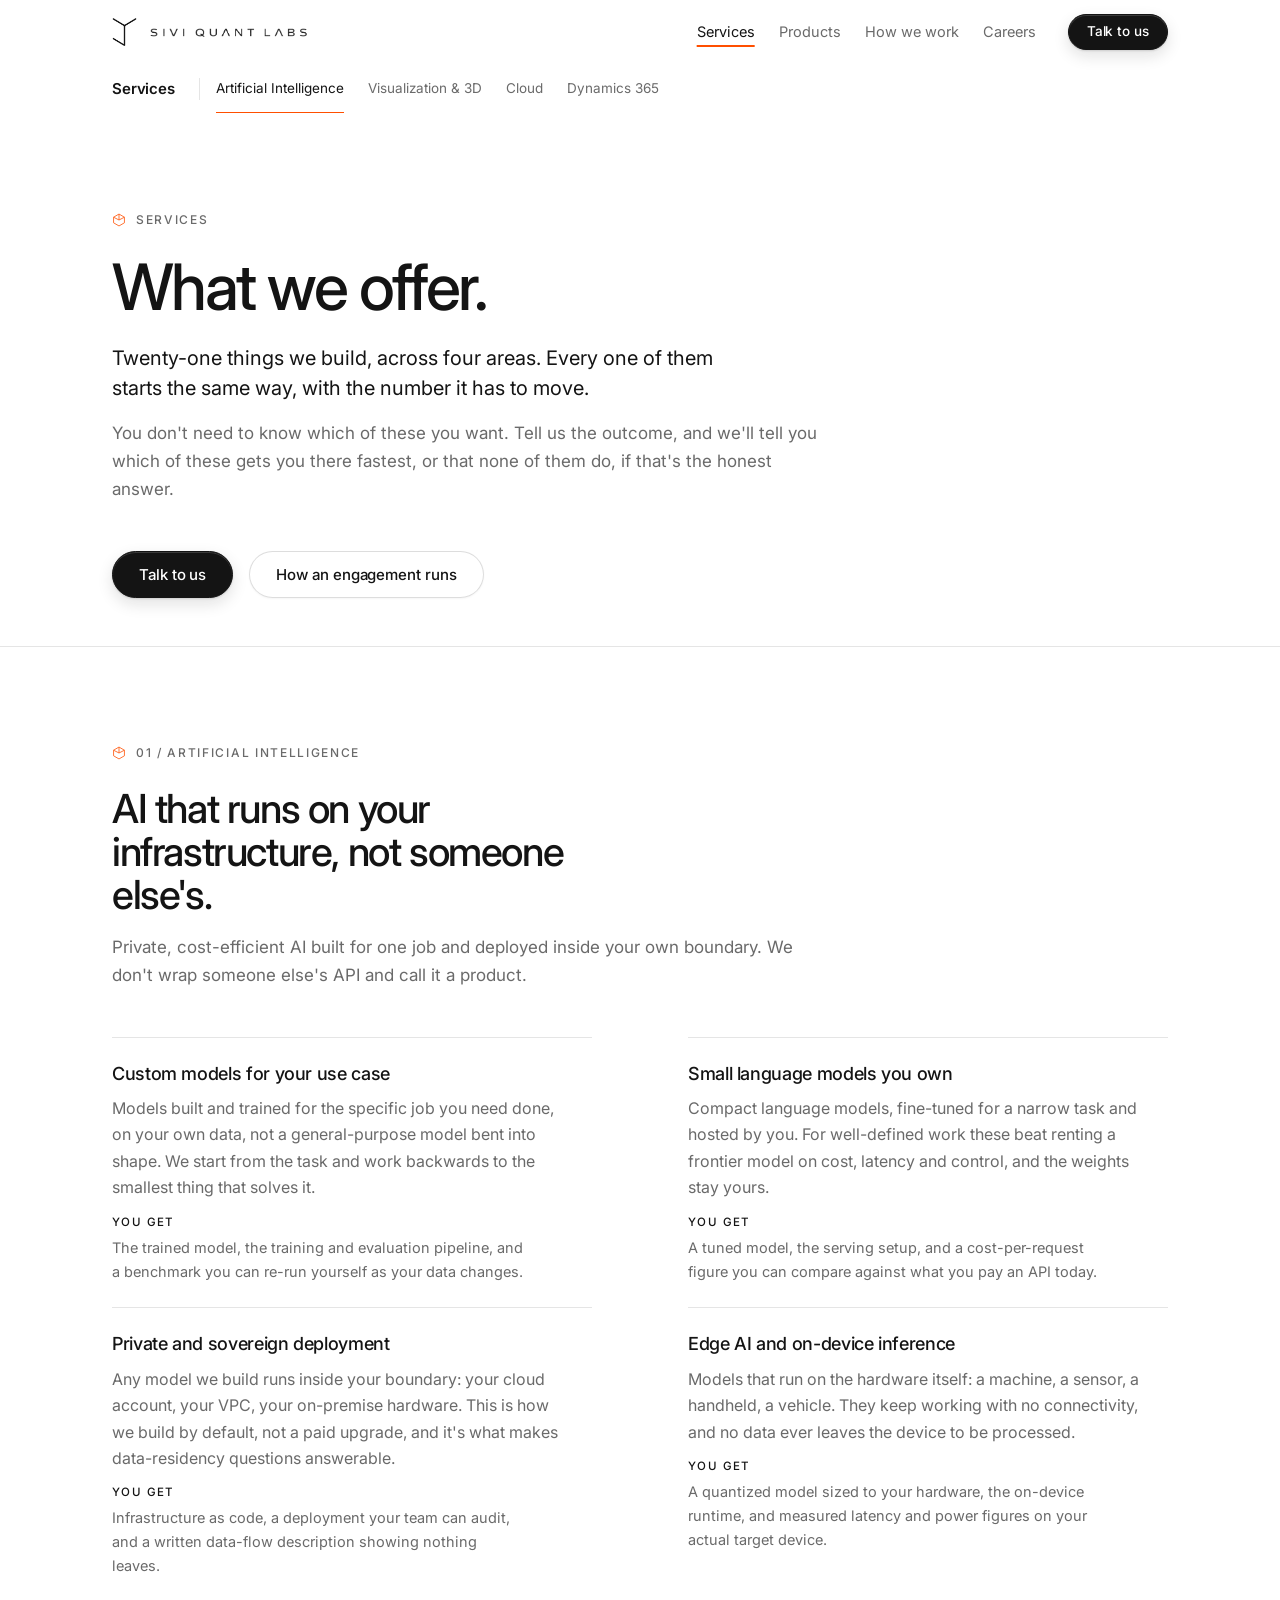
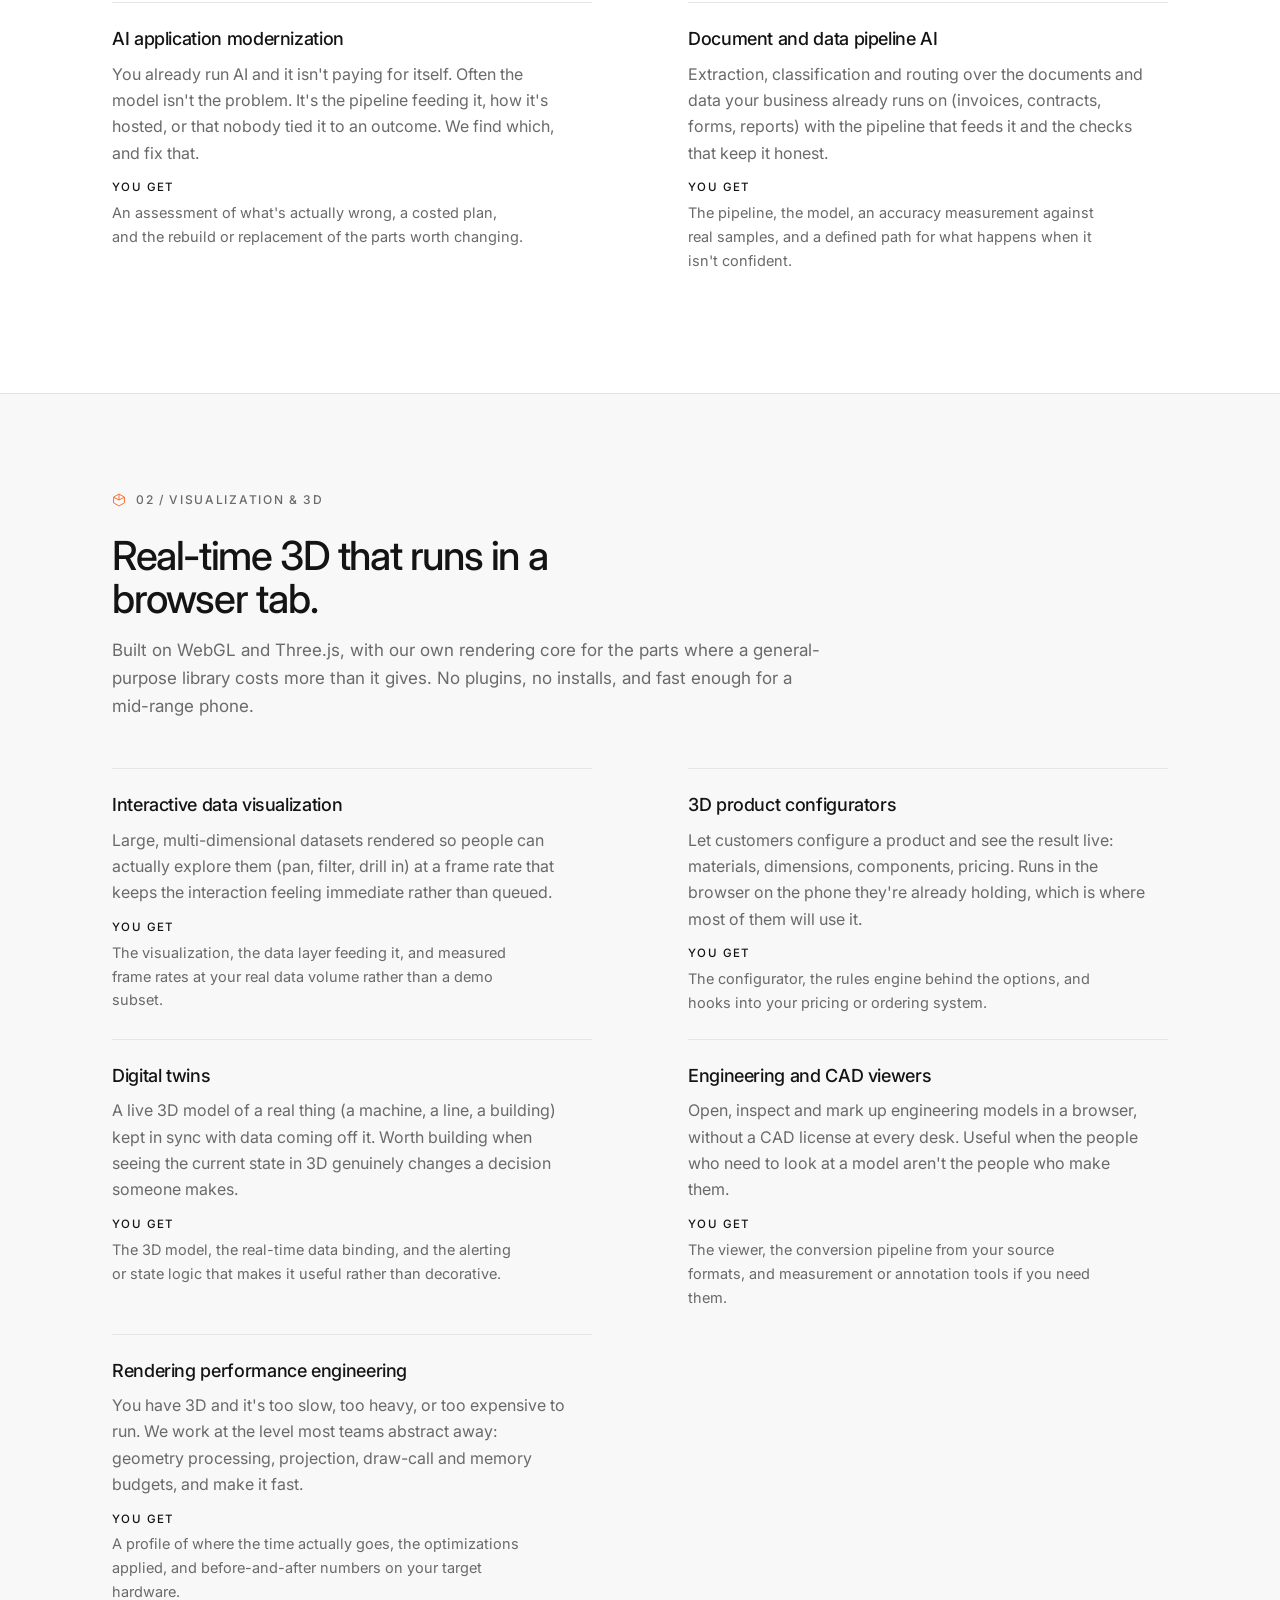
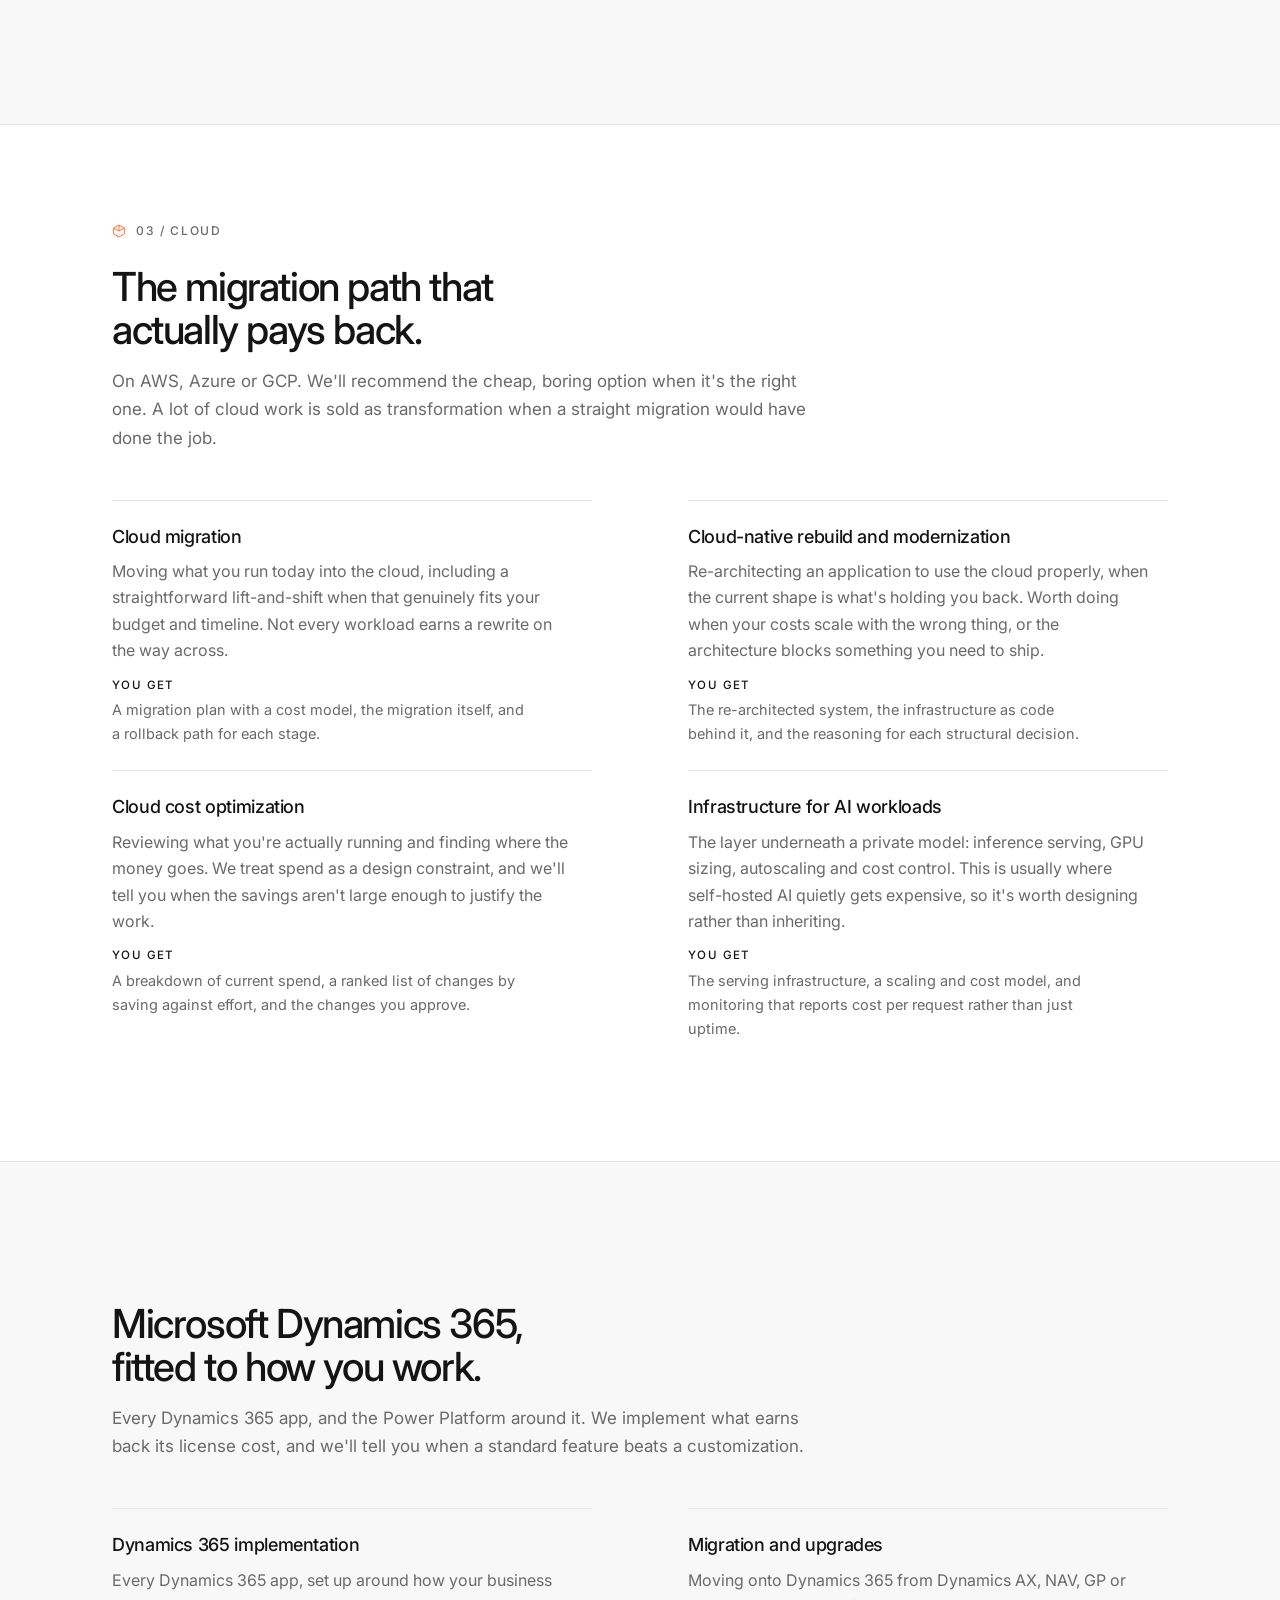
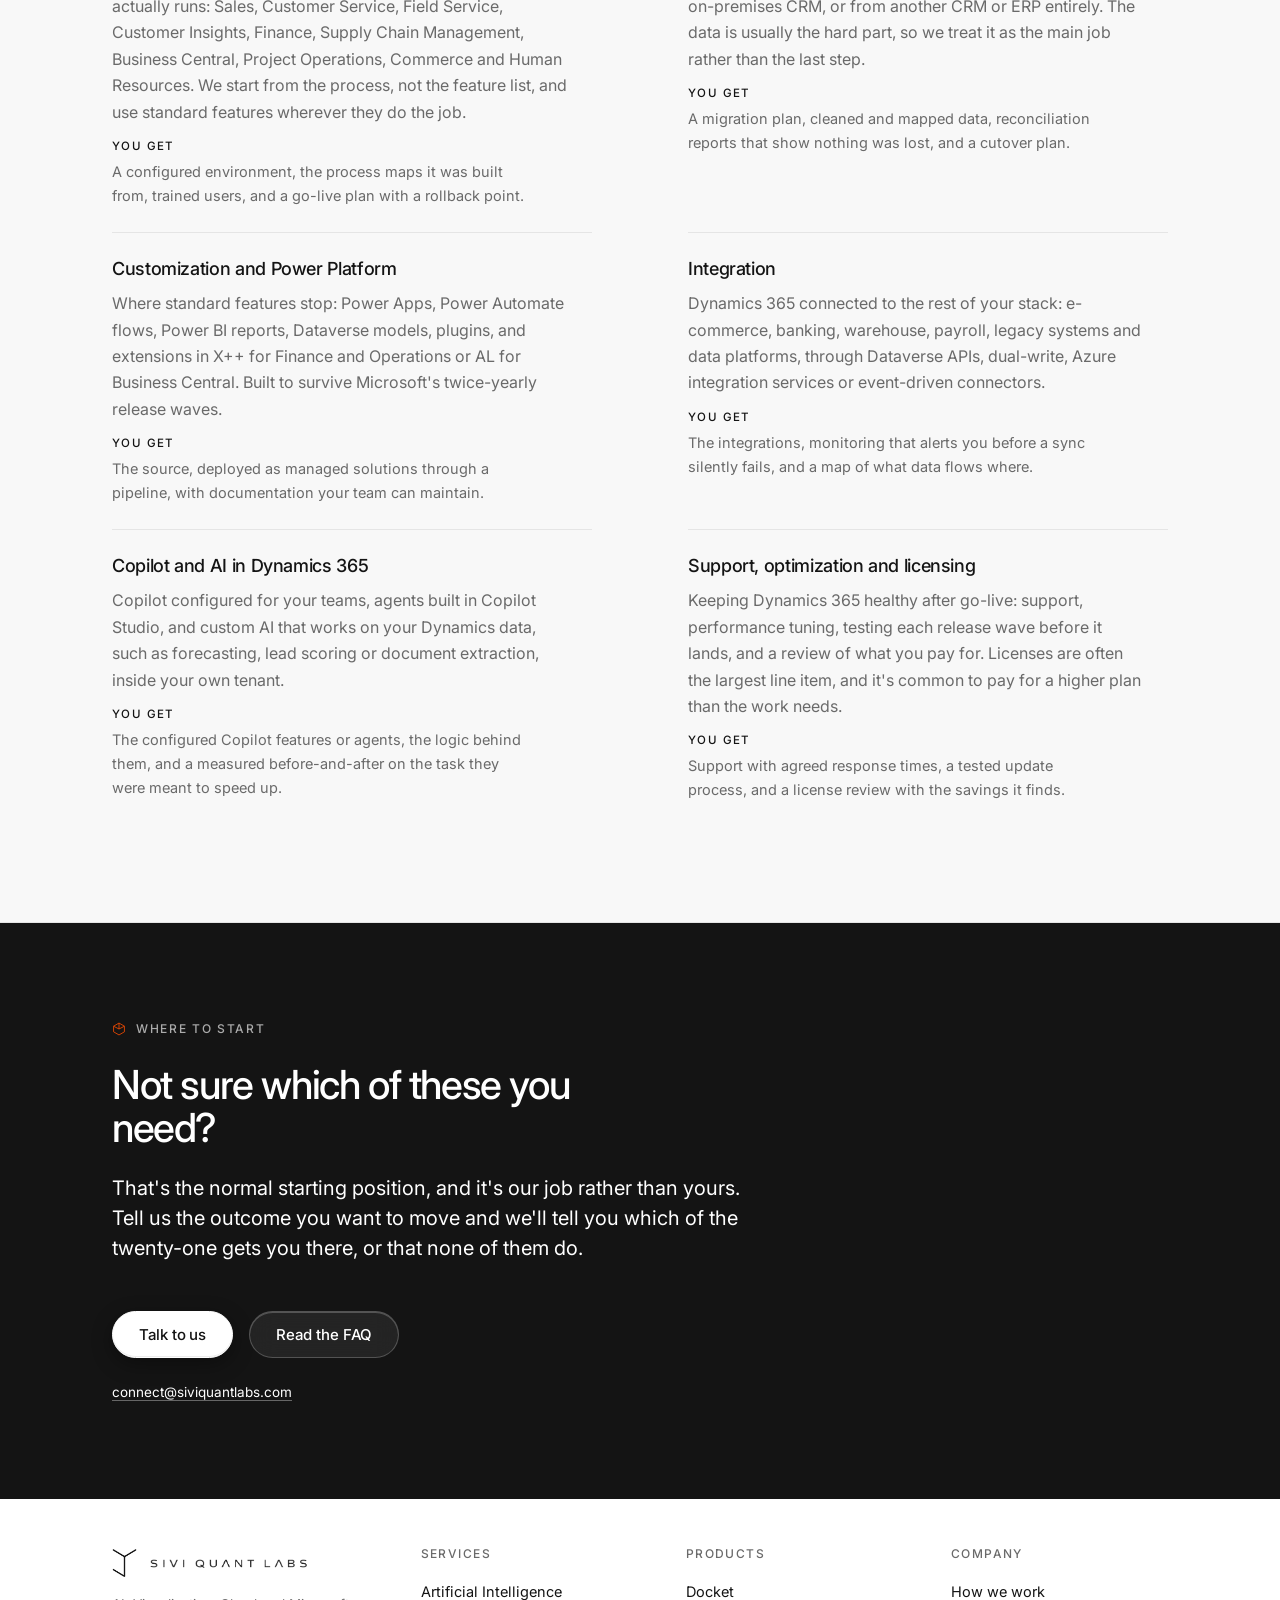
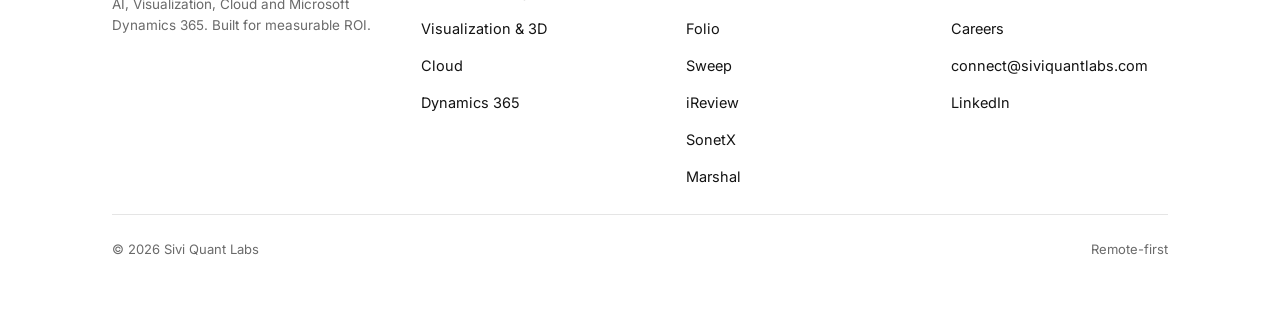
<file: services/index.html>
<!DOCTYPE html>
<html lang="en">
<head>
<meta charset="utf-8">
<meta name="viewport" content="width=device-width, initial-scale=1">
<title>Services: AI, 3D, Cloud &amp; Microsoft Dynamics 365 | Sivi Quant Labs</title>
<meta name="description" content="Everything Sivi Quant Labs builds: custom AI models, small language models, edge AI, private deployment and AI modernization; 3D product configurators, digital twins, data visualization and engineering viewers; cloud migration, modernization and cost optimization; Microsoft Dynamics 365 implementation, migration, customization, Power Platform, integration and Copilot.">
<link rel="canonical" href="https://siviquantlabs.com/services/">
<link rel="icon" href="../assets/mark-ink.png">
<link rel="apple-touch-icon" href="../assets/mark-ink.png">
<meta name="theme-color" content="#ffffff">
<meta name="robots" content="index, follow, max-snippet:-1, max-image-preview:large">
<link rel="alternate" type="text/plain" href="https://siviquantlabs.com/llms.txt" title="llms.txt plain-text summary for AI assistants">

<meta property="og:type" content="website">
<meta property="og:url" content="https://siviquantlabs.com/services/">
<meta property="og:site_name" content="Sivi Quant Labs">
<meta property="og:title" content="Services: AI, 3D, Cloud &amp; Microsoft Dynamics 365 | Sivi Quant Labs">
<meta property="og:description" content="Twenty-one things we build across AI, real-time 3D, Cloud and Microsoft Dynamics 365, each one tied to a number it has to move.">
<meta property="og:image" content="https://siviquantlabs.com/assets/og.png">
<meta name="twitter:card" content="summary_large_image">

<link rel="preconnect" href="https://fonts.googleapis.com">
<link rel="preconnect" href="https://fonts.gstatic.com" crossorigin>
<link rel="stylesheet" href="https://fonts.googleapis.com/css2?family=Inter:wght@400;500;600&display=swap">
<link rel="stylesheet" href="../assets/site.css?v=2026092902">
<!-- Reveal animations are gated on this class, so the page stays fully
     visible if JavaScript never runs. -->
<script>document.documentElement.className+=' js';</script>
<script type="application/ld+json">
{
  "@context": "https://schema.org",
  "@graph": [
    {
      "@type": "WebPage",
      "@id": "https://siviquantlabs.com/services/#webpage",
      "url": "https://siviquantlabs.com/services/",
      "name": "Services: AI, 3D, Cloud & Microsoft Dynamics 365 | Sivi Quant Labs",
      "description": "Everything Sivi Quant Labs builds across AI, real-time 3D, Cloud and Microsoft Dynamics 365.",
      "about": {
        "@id": "https://siviquantlabs.com/#organization"
      },
      "inLanguage": "en",
      "primaryImageOfPage": {
        "@type": "ImageObject",
        "url": "https://siviquantlabs.com/assets/og.png"
      }
    },
    {
      "@type": "BreadcrumbList",
      "itemListElement": [
        {
          "@type": "ListItem",
          "position": 1,
          "name": "Home",
          "item": "https://siviquantlabs.com/"
        },
        {
          "@type": "ListItem",
          "position": 2,
          "name": "Services",
          "item": "https://siviquantlabs.com/services/"
        }
      ]
    },
    {
      "@type": "ItemList",
      "@id": "https://siviquantlabs.com/services/#catalog",
      "name": "Engineering services",
      "numberOfItems": 21,
      "itemListElement": [
        {
          "@type": "ListItem",
          "position": 1,
          "item": {
            "@type": "Service",
            "name": "Custom models for your use case",
            "description": "Models built and trained for the specific job you need done, on your own data, not a general-purpose model bent into shape. We start from the task and work backwards to the smallest thing that solves it.",
            "serviceType": "Artificial Intelligence",
            "provider": {
              "@id": "https://siviquantlabs.com/#organization"
            },
            "areaServed": {
              "@type": "Place",
              "name": "Worldwide"
            },
            "url": "https://siviquantlabs.com/services/#ai"
          }
        },
        {
          "@type": "ListItem",
          "position": 2,
          "item": {
            "@type": "Service",
            "name": "Small language models you own",
            "description": "Compact language models, fine-tuned for a narrow task and hosted by you. For well-defined work these beat renting a frontier model on cost, latency and control, and the weights stay yours.",
            "serviceType": "Artificial Intelligence",
            "provider": {
              "@id": "https://siviquantlabs.com/#organization"
            },
            "areaServed": {
              "@type": "Place",
              "name": "Worldwide"
            },
            "url": "https://siviquantlabs.com/services/#ai"
          }
        },
        {
          "@type": "ListItem",
          "position": 3,
          "item": {
            "@type": "Service",
            "name": "Private and sovereign deployment",
            "description": "Any model we build runs inside your boundary: your cloud account, your VPC, your on-premise hardware. This is how we build by default, not a paid upgrade, and it's what makes data-residency questions answerable.",
            "serviceType": "Artificial Intelligence",
            "provider": {
              "@id": "https://siviquantlabs.com/#organization"
            },
            "areaServed": {
              "@type": "Place",
              "name": "Worldwide"
            },
            "url": "https://siviquantlabs.com/services/#ai"
          }
        },
        {
          "@type": "ListItem",
          "position": 4,
          "item": {
            "@type": "Service",
            "name": "Edge AI and on-device inference",
            "description": "Models that run on the hardware itself: a machine, a sensor, a handheld, a vehicle. They keep working with no connectivity, and no data ever leaves the device to be processed.",
            "serviceType": "Artificial Intelligence",
            "provider": {
              "@id": "https://siviquantlabs.com/#organization"
            },
            "areaServed": {
              "@type": "Place",
              "name": "Worldwide"
            },
            "url": "https://siviquantlabs.com/services/#ai"
          }
        },
        {
          "@type": "ListItem",
          "position": 5,
          "item": {
            "@type": "Service",
            "name": "AI application modernization",
            "description": "You already run AI and it isn't paying for itself. Often the model isn't the problem. It's the pipeline feeding it, how it's hosted, or that nobody tied it to an outcome. We find which, and fix that.",
            "serviceType": "Artificial Intelligence",
            "provider": {
              "@id": "https://siviquantlabs.com/#organization"
            },
            "areaServed": {
              "@type": "Place",
              "name": "Worldwide"
            },
            "url": "https://siviquantlabs.com/services/#ai"
          }
        },
        {
          "@type": "ListItem",
          "position": 6,
          "item": {
            "@type": "Service",
            "name": "Document and data pipeline AI",
            "description": "Extraction, classification and routing over the documents and data your business already runs on (invoices, contracts, forms, reports) with the pipeline that feeds it and the checks that keep it honest.",
            "serviceType": "Artificial Intelligence",
            "provider": {
              "@id": "https://siviquantlabs.com/#organization"
            },
            "areaServed": {
              "@type": "Place",
              "name": "Worldwide"
            },
            "url": "https://siviquantlabs.com/services/#ai"
          }
        },
        {
          "@type": "ListItem",
          "position": 7,
          "item": {
            "@type": "Service",
            "name": "Interactive data visualization",
            "description": "Large, multi-dimensional datasets rendered so people can actually explore them (pan, filter, drill in) at a frame rate that keeps the interaction feeling immediate rather than queued.",
            "serviceType": "Visualization & 3D",
            "provider": {
              "@id": "https://siviquantlabs.com/#organization"
            },
            "areaServed": {
              "@type": "Place",
              "name": "Worldwide"
            },
            "url": "https://siviquantlabs.com/services/#visualization"
          }
        },
        {
          "@type": "ListItem",
          "position": 8,
          "item": {
            "@type": "Service",
            "name": "3D product configurators",
            "description": "Let customers configure a product and see the result live: materials, dimensions, components, pricing. Runs in the browser on the phone they're already holding, which is where most of them will use it.",
            "serviceType": "Visualization & 3D",
            "provider": {
              "@id": "https://siviquantlabs.com/#organization"
            },
            "areaServed": {
              "@type": "Place",
              "name": "Worldwide"
            },
            "url": "https://siviquantlabs.com/services/#visualization"
          }
        },
        {
          "@type": "ListItem",
          "position": 9,
          "item": {
            "@type": "Service",
            "name": "Digital twins",
            "description": "A live 3D model of a real thing (a machine, a line, a building) kept in sync with data coming off it. Worth building when seeing the current state in 3D genuinely changes a decision someone makes.",
            "serviceType": "Visualization & 3D",
            "provider": {
              "@id": "https://siviquantlabs.com/#organization"
            },
            "areaServed": {
              "@type": "Place",
              "name": "Worldwide"
            },
            "url": "https://siviquantlabs.com/services/#visualization"
          }
        },
        {
          "@type": "ListItem",
          "position": 10,
          "item": {
            "@type": "Service",
            "name": "Engineering and CAD viewers",
            "description": "Open, inspect and mark up engineering models in a browser, without a CAD license at every desk. Useful when the people who need to look at a model aren't the people who make them.",
            "serviceType": "Visualization & 3D",
            "provider": {
              "@id": "https://siviquantlabs.com/#organization"
            },
            "areaServed": {
              "@type": "Place",
              "name": "Worldwide"
            },
            "url": "https://siviquantlabs.com/services/#visualization"
          }
        },
        {
          "@type": "ListItem",
          "position": 11,
          "item": {
            "@type": "Service",
            "name": "Rendering performance engineering",
            "description": "You have 3D and it's too slow, too heavy, or too expensive to run. We work at the level most teams abstract away: geometry processing, projection, draw-call and memory budgets, and make it fast.",
            "serviceType": "Visualization & 3D",
            "provider": {
              "@id": "https://siviquantlabs.com/#organization"
            },
            "areaServed": {
              "@type": "Place",
              "name": "Worldwide"
            },
            "url": "https://siviquantlabs.com/services/#visualization"
          }
        },
        {
          "@type": "ListItem",
          "position": 12,
          "item": {
            "@type": "Service",
            "name": "Cloud migration",
            "description": "Moving what you run today into the cloud, including a straightforward lift-and-shift when that genuinely fits your budget and timeline. Not every workload earns a rewrite on the way across.",
            "serviceType": "Cloud",
            "provider": {
              "@id": "https://siviquantlabs.com/#organization"
            },
            "areaServed": {
              "@type": "Place",
              "name": "Worldwide"
            },
            "url": "https://siviquantlabs.com/services/#cloud"
          }
        },
        {
          "@type": "ListItem",
          "position": 13,
          "item": {
            "@type": "Service",
            "name": "Cloud-native rebuild and modernization",
            "description": "Re-architecting an application to use the cloud properly, when the current shape is what's holding you back. Worth doing when your costs scale with the wrong thing, or the architecture blocks something you need to ship.",
            "serviceType": "Cloud",
            "provider": {
              "@id": "https://siviquantlabs.com/#organization"
            },
            "areaServed": {
              "@type": "Place",
              "name": "Worldwide"
            },
            "url": "https://siviquantlabs.com/services/#cloud"
          }
        },
        {
          "@type": "ListItem",
          "position": 14,
          "item": {
            "@type": "Service",
            "name": "Cloud cost optimization",
            "description": "Reviewing what you're actually running and finding where the money goes. We treat spend as a design constraint, and we'll tell you when the savings aren't large enough to justify the work.",
            "serviceType": "Cloud",
            "provider": {
              "@id": "https://siviquantlabs.com/#organization"
            },
            "areaServed": {
              "@type": "Place",
              "name": "Worldwide"
            },
            "url": "https://siviquantlabs.com/services/#cloud"
          }
        },
        {
          "@type": "ListItem",
          "position": 15,
          "item": {
            "@type": "Service",
            "name": "Infrastructure for AI workloads",
            "description": "The layer underneath a private model: inference serving, GPU sizing, autoscaling and cost control. This is usually where self-hosted AI quietly gets expensive, so it's worth designing rather than inheriting.",
            "serviceType": "Cloud",
            "provider": {
              "@id": "https://siviquantlabs.com/#organization"
            },
            "areaServed": {
              "@type": "Place",
              "name": "Worldwide"
            },
            "url": "https://siviquantlabs.com/services/#cloud"
          }
        },
        {
          "@type": "ListItem",
          "position": 16,
          "item": {
            "@type": "Service",
            "name": "Dynamics 365 implementation",
            "description": "Every Dynamics 365 app, set up around how your business actually runs: Sales, Customer Service, Field Service, Customer Insights, Finance, Supply Chain Management, Business Central, Project Operations, Commerce and Human Resources. We start from the process, not the feature list, and use standard features wherever they do the job.",
            "serviceType": "Microsoft Dynamics 365",
            "provider": {
              "@id": "https://siviquantlabs.com/#organization"
            },
            "areaServed": {
              "@type": "Place",
              "name": "Worldwide"
            },
            "url": "https://siviquantlabs.com/services/#dynamics"
          }
        },
        {
          "@type": "ListItem",
          "position": 17,
          "item": {
            "@type": "Service",
            "name": "Migration and upgrades",
            "description": "Moving onto Dynamics 365 from Dynamics AX, NAV, GP or on-premises CRM, or from another CRM or ERP entirely. The data is usually the hard part, so we treat it as the main job rather than the last step.",
            "serviceType": "Microsoft Dynamics 365",
            "provider": {
              "@id": "https://siviquantlabs.com/#organization"
            },
            "areaServed": {
              "@type": "Place",
              "name": "Worldwide"
            },
            "url": "https://siviquantlabs.com/services/#dynamics"
          }
        },
        {
          "@type": "ListItem",
          "position": 18,
          "item": {
            "@type": "Service",
            "name": "Customization and Power Platform",
            "description": "Where standard features stop: Power Apps, Power Automate flows, Power BI reports, Dataverse models, plugins, and extensions in X++ for Finance and Operations or AL for Business Central. Built to survive Microsoft's twice-yearly release waves.",
            "serviceType": "Microsoft Dynamics 365",
            "provider": {
              "@id": "https://siviquantlabs.com/#organization"
            },
            "areaServed": {
              "@type": "Place",
              "name": "Worldwide"
            },
            "url": "https://siviquantlabs.com/services/#dynamics"
          }
        },
        {
          "@type": "ListItem",
          "position": 19,
          "item": {
            "@type": "Service",
            "name": "Integration",
            "description": "Dynamics 365 connected to the rest of your stack: e-commerce, banking, warehouse, payroll, legacy systems and data platforms, through Dataverse APIs, dual-write, Azure integration services or event-driven connectors.",
            "serviceType": "Microsoft Dynamics 365",
            "provider": {
              "@id": "https://siviquantlabs.com/#organization"
            },
            "areaServed": {
              "@type": "Place",
              "name": "Worldwide"
            },
            "url": "https://siviquantlabs.com/services/#dynamics"
          }
        },
        {
          "@type": "ListItem",
          "position": 20,
          "item": {
            "@type": "Service",
            "name": "Copilot and AI in Dynamics 365",
            "description": "Copilot configured for your teams, agents built in Copilot Studio, and custom AI that works on your Dynamics data, such as forecasting, lead scoring or document extraction, inside your own tenant.",
            "serviceType": "Microsoft Dynamics 365",
            "provider": {
              "@id": "https://siviquantlabs.com/#organization"
            },
            "areaServed": {
              "@type": "Place",
              "name": "Worldwide"
            },
            "url": "https://siviquantlabs.com/services/#dynamics"
          }
        },
        {
          "@type": "ListItem",
          "position": 21,
          "item": {
            "@type": "Service",
            "name": "Support, optimization and licensing",
            "description": "Keeping Dynamics 365 healthy after go-live: support, performance tuning, testing each release wave before it lands, and a review of what you pay for. Licenses are often the largest line item, and it's common to pay for a higher plan than the work needs.",
            "serviceType": "Microsoft Dynamics 365",
            "provider": {
              "@id": "https://siviquantlabs.com/#organization"
            },
            "areaServed": {
              "@type": "Place",
              "name": "Worldwide"
            },
            "url": "https://siviquantlabs.com/services/#dynamics"
          }
        }
      ]
    },
    {
      "@type": "Organization",
      "@id": "https://siviquantlabs.com/#organization",
      "name": "Sivi Quant Labs",
      "url": "https://siviquantlabs.com/",
      "logo": "https://siviquantlabs.com/assets/og.png",
      "email": "connect@siviquantlabs.com",
      "sameAs": [
        "https://www.linkedin.com/company/siviquantlabs"
      ]
    }
  ]
}
</script>
</head>
<body>

<a class="skip" href="#main">Skip to content</a>

<header>
  <div class="wrap nav">
    <a class="brand" href="../" aria-label="Sivi Quant Labs home">
      <img class="mark" src="../assets/mark-ink.png" alt="" width="390" height="465">
      <img class="word" src="../assets/wordmark-ink.png" alt="Sivi Quant Labs" width="955" height="66">
    </a>
    <nav class="navlinks" aria-label="Primary">
      <a class="desktop-only" href="../services/" aria-current="page">Services</a>
      <a class="desktop-only" href="../products/">Products</a>
      <a class="desktop-only" href="../#how">How we work</a>
      <a class="desktop-only" href="../careers/">Careers</a>
      <a class="btn btn-solid" href="mailto:connect@siviquantlabs.com?subject=Talk%20to%20Sivi%20Quant%20Labs" data-form="general" data-subject="Services enquiry">Talk to us</a>
      <button class="menu-btn" type="button" aria-expanded="false" aria-controls="menu" aria-label="Open menu"><span></span><span></span></button>
    </nav>
  </div>
</header>

<div id="menu" class="menu" hidden>
  <div class="menu-in">
    <nav class="menu-links" aria-label="Menu">
      <a href="../"><b>Home</b><span>Sivi Quant Labs</span></a>
      <a href="../services/" aria-current="page"><b>Services</b><span>AI, 3D, Cloud, Dynamics 365</span></a>
      <a href="../products/"><b>Products</b><span>Six products</span></a>
      <a href="../#how"><b>How we work</b><span>Our commitments</span></a>
      <a href="../careers/"><b>Careers</b><span>Open roles</span></a>
    </nav>
    <div class="menu-foot">
      <a class="btn btn-solid" href="mailto:connect@siviquantlabs.com?subject=Talk%20to%20Sivi%20Quant%20Labs" data-form="general" data-subject="Services enquiry">Talk to us</a>
      <p class="caption"><a href="mailto:connect@siviquantlabs.com">connect@siviquantlabs.com</a></p>
    </div>
  </div>
</div>

<div class="subnav">
  <div class="wrap subnav-in">
    <span class="subnav-t">Services</span>
    <nav class="subnav-links" aria-label="On this page">
      <a href="#ai">Artificial Intelligence</a>
      <a href="#visualization">Visualization &amp; 3D</a>
      <a href="#cloud">Cloud</a>
      <a href="#dynamics">Dynamics 365</a>
    </nav>
  </div>
</div>

<main id="main">

<!-- ================= HERO ================= -->
<section class="wrap" style="padding-top:var(--s5);padding-bottom:var(--s4)">
  <div class="label">
    <svg class="cube" viewBox="0 0 16 16" fill="none" stroke="currentColor" stroke-width="1" stroke-linejoin="round" aria-hidden="true"><path d="M8 1.2 14.2 4.8 14.2 11.2 8 14.8 1.8 11.2 1.8 4.8Z"/><path d="M8 8V1.2M8 8 1.8 4.8M8 8l6.2-3.2"/></svg>
    Services
  </div>
  <h1>What we offer.</h1>
  <p class="lead" style="margin-top:var(--s3)">Twenty-one things we build, across four areas. Every one of them starts the same way, with the number it has to move.</p>
  <p class="body offer-intro">You don't need to know which of these you want. Tell us the outcome, and we'll tell you which of these gets you there fastest, or that none of them do, if that's the honest answer.</p>

  <div class="btn-row">
    <a class="btn btn-solid" href="mailto:connect@siviquantlabs.com?subject=Talk%20to%20Sivi%20Quant%20Labs" data-form="general" data-subject="Services enquiry">Talk to us</a>
    <a class="btn btn-ghost" href="../#engagement">How an engagement runs</a>
  </div>
</section>

<!-- ================= AI ================= -->
<section id="ai" class="area">
  <div class="wrap">
    <div class="label reveal">
      <svg class="cube" viewBox="0 0 16 16" fill="none" stroke="currentColor" stroke-width="1" stroke-linejoin="round" aria-hidden="true"><path d="M8 1.2 14.2 4.8 14.2 11.2 8 14.8 1.8 11.2 1.8 4.8Z"/><path d="M8 8V1.2M8 8 1.8 4.8M8 8l6.2-3.2"/></svg>
      01 / Artificial Intelligence
    </div>
    <h2 class="reveal">AI that runs on your infrastructure, not someone else's.</h2>
    <p class="body area-lead reveal">Private, cost-efficient AI built for one job and deployed inside your own boundary. We don't wrap someone else's API and call it a product.</p>

    <div class="offers">
      <article class="offer reveal">
        <h3>Custom models for your use case</h3>
        <p>Models built and trained for the specific job you need done, on your own data, not a general-purpose model bent into shape. We start from the task and work backwards to the smallest thing that solves it.</p>
        <p class="deliver"><b>You get</b> The trained model, the training and evaluation pipeline, and a benchmark you can re-run yourself as your data changes.</p>
      </article>

      <article class="offer reveal">
        <h3>Small language models you own</h3>
        <p>Compact language models, fine-tuned for a narrow task and hosted by you. For well-defined work these beat renting a frontier model on cost, latency and control, and the weights stay yours.</p>
        <p class="deliver"><b>You get</b> A tuned model, the serving setup, and a cost-per-request figure you can compare against what you pay an API today.</p>
      </article>

      <article class="offer reveal">
        <h3>Private and sovereign deployment</h3>
        <p>Any model we build runs inside your boundary: your cloud account, your VPC, your on-premise hardware. This is how we build by default, not a paid upgrade, and it's what makes data-residency questions answerable.</p>
        <p class="deliver"><b>You get</b> Infrastructure as code, a deployment your team can audit, and a written data-flow description showing nothing leaves.</p>
      </article>

      <article class="offer reveal">
        <h3>Edge AI and on-device inference</h3>
        <p>Models that run on the hardware itself: a machine, a sensor, a handheld, a vehicle. They keep working with no connectivity, and no data ever leaves the device to be processed.</p>
        <p class="deliver"><b>You get</b> A quantized model sized to your hardware, the on-device runtime, and measured latency and power figures on your actual target device.</p>
      </article>

      <article class="offer reveal">
        <h3>AI application modernization</h3>
        <p>You already run AI and it isn't paying for itself. Often the model isn't the problem. It's the pipeline feeding it, how it's hosted, or that nobody tied it to an outcome. We find which, and fix that.</p>
        <p class="deliver"><b>You get</b> An assessment of what's actually wrong, a costed plan, and the rebuild or replacement of the parts worth changing.</p>
      </article>

      <article class="offer reveal">
        <h3>Document and data pipeline AI</h3>
        <p>Extraction, classification and routing over the documents and data your business already runs on (invoices, contracts, forms, reports) with the pipeline that feeds it and the checks that keep it honest.</p>
        <p class="deliver"><b>You get</b> The pipeline, the model, an accuracy measurement against real samples, and a defined path for what happens when it isn't confident.</p>
      </article>
    </div>
  </div>
</section>

<!-- ================= 3D ================= -->
<section id="visualization" class="area soft">
  <div class="wrap">
    <div class="label reveal">
      <svg class="cube" viewBox="0 0 16 16" fill="none" stroke="currentColor" stroke-width="1" stroke-linejoin="round" aria-hidden="true"><path d="M8 1.2 14.2 4.8 14.2 11.2 8 14.8 1.8 11.2 1.8 4.8Z"/><path d="M8 8V1.2M8 8 1.8 4.8M8 8l6.2-3.2"/></svg>
      02 / Visualization &amp; 3D
    </div>
    <h2 class="reveal">Real-time 3D that runs in a browser tab.</h2>
    <p class="body area-lead reveal">Built on WebGL and Three.js, with our own rendering core for the parts where a general-purpose library costs more than it gives. No plugins, no installs, and fast enough for a mid-range phone.</p>

    <div class="offers">
      <article class="offer reveal">
        <h3>Interactive data visualization</h3>
        <p>Large, multi-dimensional datasets rendered so people can actually explore them (pan, filter, drill in) at a frame rate that keeps the interaction feeling immediate rather than queued.</p>
        <p class="deliver"><b>You get</b> The visualization, the data layer feeding it, and measured frame rates at your real data volume rather than a demo subset.</p>
      </article>

      <article class="offer reveal">
        <h3>3D product configurators</h3>
        <p>Let customers configure a product and see the result live: materials, dimensions, components, pricing. Runs in the browser on the phone they're already holding, which is where most of them will use it.</p>
        <p class="deliver"><b>You get</b> The configurator, the rules engine behind the options, and hooks into your pricing or ordering system.</p>
      </article>

      <article class="offer reveal">
        <h3>Digital twins</h3>
        <p>A live 3D model of a real thing (a machine, a line, a building) kept in sync with data coming off it. Worth building when seeing the current state in 3D genuinely changes a decision someone makes.</p>
        <p class="deliver"><b>You get</b> The 3D model, the real-time data binding, and the alerting or state logic that makes it useful rather than decorative.</p>
      </article>

      <article class="offer reveal">
        <h3>Engineering and CAD viewers</h3>
        <p>Open, inspect and mark up engineering models in a browser, without a CAD license at every desk. Useful when the people who need to look at a model aren't the people who make them.</p>
        <p class="deliver"><b>You get</b> The viewer, the conversion pipeline from your source formats, and measurement or annotation tools if you need them.</p>
      </article>

      <article class="offer reveal">
        <h3>Rendering performance engineering</h3>
        <p>You have 3D and it's too slow, too heavy, or too expensive to run. We work at the level most teams abstract away: geometry processing, projection, draw-call and memory budgets, and make it fast.</p>
        <p class="deliver"><b>You get</b> A profile of where the time actually goes, the optimizations applied, and before-and-after numbers on your target hardware.</p>
      </article>
    </div>
  </div>
</section>

<!-- ================= CLOUD ================= -->
<section id="cloud" class="area">
  <div class="wrap">
    <div class="label reveal">
      <svg class="cube" viewBox="0 0 16 16" fill="none" stroke="currentColor" stroke-width="1" stroke-linejoin="round" aria-hidden="true"><path d="M8 1.2 14.2 4.8 14.2 11.2 8 14.8 1.8 11.2 1.8 4.8Z"/><path d="M8 8V1.2M8 8 1.8 4.8M8 8l6.2-3.2"/></svg>
      03 / Cloud
    </div>
    <h2 class="reveal">The migration path that actually pays back.</h2>
    <p class="body area-lead reveal">On AWS, Azure or GCP. We'll recommend the cheap, boring option when it's the right one. A lot of cloud work is sold as transformation when a straight migration would have done the job.</p>

    <div class="offers">
      <article class="offer reveal">
        <h3>Cloud migration</h3>
        <p>Moving what you run today into the cloud, including a straightforward lift-and-shift when that genuinely fits your budget and timeline. Not every workload earns a rewrite on the way across.</p>
        <p class="deliver"><b>You get</b> A migration plan with a cost model, the migration itself, and a rollback path for each stage.</p>
      </article>

      <article class="offer reveal">
        <h3>Cloud-native rebuild and modernization</h3>
        <p>Re-architecting an application to use the cloud properly, when the current shape is what's holding you back. Worth doing when your costs scale with the wrong thing, or the architecture blocks something you need to ship.</p>
        <p class="deliver"><b>You get</b> The re-architected system, the infrastructure as code behind it, and the reasoning for each structural decision.</p>
      </article>

      <article class="offer reveal">
        <h3>Cloud cost optimization</h3>
        <p>Reviewing what you're actually running and finding where the money goes. We treat spend as a design constraint, and we'll tell you when the savings aren't large enough to justify the work.</p>
        <p class="deliver"><b>You get</b> A breakdown of current spend, a ranked list of changes by saving against effort, and the changes you approve.</p>
      </article>

      <article class="offer reveal">
        <h3>Infrastructure for AI workloads</h3>
        <p>The layer underneath a private model: inference serving, GPU sizing, autoscaling and cost control. This is usually where self-hosted AI quietly gets expensive, so it's worth designing rather than inheriting.</p>
        <p class="deliver"><b>You get</b> The serving infrastructure, a scaling and cost model, and monitoring that reports cost per request rather than just uptime.</p>
      </article>
    </div>
  </div>
</section>

<!-- ================= DYNAMICS 365 ================= -->
<section id="dynamics" class="area soft">
  <div class="wrap">
    <div class="label reveal">
      <svg class="cube" viewBox="0 0 16 16" fill="none" stroke="currentColor" stroke-width="1" stroke-linejoin="round" aria-hidden="true"><path d="M8 1.2 14.2 4.8 14.2 11.2 8 14.8 1.8 11.2 1.8 4.8Z"/><path d="M8 8V1.2M8 8 1.8 4.8M8 8l6.2-3.2"/></svg>
      04 / Business Applications
    </div>
    <h2 class="reveal">Microsoft Dynamics 365, fitted to how you work.</h2>
    <p class="body area-lead reveal">Every Dynamics 365 app, and the Power Platform around it. We implement what earns back its license cost, and we'll tell you when a standard feature beats a customization.</p>

    <div class="offers">
      <article class="offer reveal">
        <h3>Dynamics 365 implementation</h3>
        <p>Every Dynamics 365 app, set up around how your business actually runs: Sales, Customer Service, Field Service, Customer Insights, Finance, Supply Chain Management, Business Central, Project Operations, Commerce and Human Resources. We start from the process, not the feature list, and use standard features wherever they do the job.</p>
        <p class="deliver"><b>You get</b> A configured environment, the process maps it was built from, trained users, and a go-live plan with a rollback point.</p>
      </article>

      <article class="offer reveal">
        <h3>Migration and upgrades</h3>
        <p>Moving onto Dynamics 365 from Dynamics AX, NAV, GP or on-premises CRM, or from another CRM or ERP entirely. The data is usually the hard part, so we treat it as the main job rather than the last step.</p>
        <p class="deliver"><b>You get</b> A migration plan, cleaned and mapped data, reconciliation reports that show nothing was lost, and a cutover plan.</p>
      </article>

      <article class="offer reveal">
        <h3>Customization and Power Platform</h3>
        <p>Where standard features stop: Power Apps, Power Automate flows, Power BI reports, Dataverse models, plugins, and extensions in X++ for Finance and Operations or AL for Business Central. Built to survive Microsoft's twice-yearly release waves.</p>
        <p class="deliver"><b>You get</b> The source, deployed as managed solutions through a pipeline, with documentation your team can maintain.</p>
      </article>

      <article class="offer reveal">
        <h3>Integration</h3>
        <p>Dynamics 365 connected to the rest of your stack: e-commerce, banking, warehouse, payroll, legacy systems and data platforms, through Dataverse APIs, dual-write, Azure integration services or event-driven connectors.</p>
        <p class="deliver"><b>You get</b> The integrations, monitoring that alerts you before a sync silently fails, and a map of what data flows where.</p>
      </article>

      <article class="offer reveal">
        <h3>Copilot and AI in Dynamics 365</h3>
        <p>Copilot configured for your teams, agents built in Copilot Studio, and custom AI that works on your Dynamics data, such as forecasting, lead scoring or document extraction, inside your own tenant.</p>
        <p class="deliver"><b>You get</b> The configured Copilot features or agents, the logic behind them, and a measured before-and-after on the task they were meant to speed up.</p>
      </article>

      <article class="offer reveal">
        <h3>Support, optimization and licensing</h3>
        <p>Keeping Dynamics 365 healthy after go-live: support, performance tuning, testing each release wave before it lands, and a review of what you pay for. Licenses are often the largest line item, and it's common to pay for a higher plan than the work needs.</p>
        <p class="deliver"><b>You get</b> Support with agreed response times, a tested update process, and a license review with the savings it finds.</p>
      </article>
    </div>
  </div>
</section>

<!-- ================= HOW TO START ================= -->
<section class="band band--ink">
  <div class="wrap">
    <div class="label reveal">
      <svg class="cube" viewBox="0 0 16 16" fill="none" stroke="currentColor" stroke-width="1" stroke-linejoin="round" aria-hidden="true"><path d="M8 1.2 14.2 4.8 14.2 11.2 8 14.8 1.8 11.2 1.8 4.8Z"/><path d="M8 8V1.2M8 8 1.8 4.8M8 8l6.2-3.2"/></svg>
      Where to start
    </div>
    <h2 class="reveal">Not sure which of these you need?</h2>
    <p class="lead reveal">That's the normal starting position, and it's our job rather than yours. Tell us the outcome you want to move and we'll tell you which of the twenty-one gets you there, or that none of them do.</p>
    <div class="btn-row reveal">
      <a class="btn btn-solid" href="mailto:connect@siviquantlabs.com?subject=Talk%20to%20Sivi%20Quant%20Labs" data-form="general" data-subject="Services enquiry">Talk to us</a>
      <a class="btn btn-ghost" href="../#faq">Read the FAQ</a>
    </div>
    <p class="caption reveal" style="margin-top:var(--s3)">
      <a class="link" href="mailto:connect@siviquantlabs.com">connect@siviquantlabs.com</a>
    </p>
  </div>
</section>

</main>

<footer>
  <div class="wrap">
    <div class="foot-map">
      <div>
        <a class="brand" href="../" aria-label="Sivi Quant Labs home">
          <img class="mark" src="../assets/mark-ink.png" alt="" width="390" height="465">
          <img class="word" src="../assets/wordmark-ink.png" alt="Sivi Quant Labs" width="955" height="66">
        </a>
        <p class="caption">AI, Visualization, Cloud and Microsoft Dynamics 365. Built for measurable ROI.</p>
      </div>
      <div>
        <h2>Services</h2>
        <ul><li><a href="../services/#ai">Artificial Intelligence</a></li><li><a href="../services/#visualization">Visualization &amp; 3D</a></li><li><a href="../services/#cloud">Cloud</a></li><li><a href="../services/#dynamics">Dynamics 365</a></li></ul>
      </div>
      <div>
        <h2>Products</h2>
        <ul><li><a href="../products/docket/">Docket</a></li><li><a href="../products/folio/">Folio</a></li><li><a href="../products/sweep/">Sweep</a></li><li><a href="../products/ireview/">iReview</a></li><li><a href="../products/sonetx/">SonetX</a></li><li><a href="../products/marshal/">Marshal</a></li></ul>
      </div>
      <div>
        <h2>Company</h2>
        <ul><li><a href="../#how">How we work</a></li><li><a href="../careers/">Careers</a></li><li><a href="mailto:connect@siviquantlabs.com">connect@siviquantlabs.com</a></li><li><a href="https://www.linkedin.com/company/siviquantlabs">LinkedIn</a></li></ul>
      </div>
    </div>
    <div class="foot-legal"><span>&copy; 2026 Sivi Quant Labs</span><span>Remote-first</span></div>
  </div>
</footer>

<div id="toast" role="status" aria-live="polite"></div>

<script src="../assets/site.js?v=2026092902" defer></script>
<script src="../assets/forms.js?v=2026092902" defer></script>
</body>
</html>
</file>
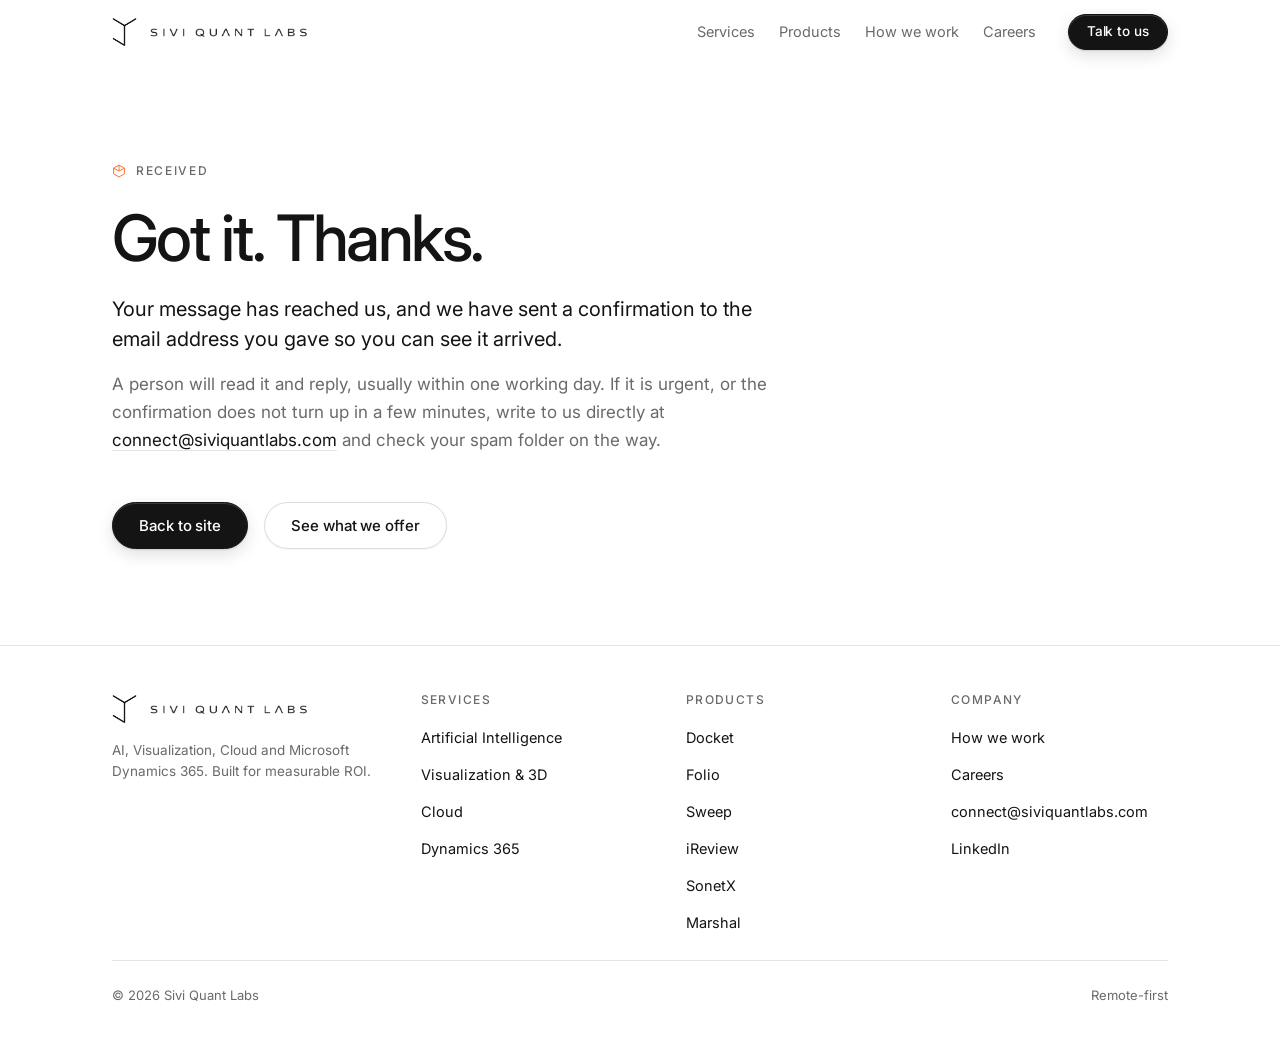
<file: thanks/index.html>
<!DOCTYPE html>
<html lang="en">
<head>
<meta charset="utf-8">
<meta name="viewport" content="width=device-width, initial-scale=1">
<title>Message received | Sivi Quant Labs</title>
<meta name="description" content="Your message has reached Sivi Quant Labs.">
<meta name="robots" content="noindex, follow">
<link rel="icon" href="../assets/mark-ink.png">
<link rel="apple-touch-icon" href="../assets/mark-ink.png">
<meta name="theme-color" content="#ffffff">
<link rel="preconnect" href="https://fonts.googleapis.com">
<link rel="preconnect" href="https://fonts.gstatic.com" crossorigin>
<link rel="stylesheet" href="https://fonts.googleapis.com/css2?family=Inter:wght@400;500;600&display=swap">
<link rel="stylesheet" href="../assets/site.css?v=2026092902">
<script>document.documentElement.className+=' js';</script>
</head>
<body>

<a class="skip" href="#main">Skip to content</a>

<header>
  <div class="wrap nav">
    <a class="brand" href="../" aria-label="Sivi Quant Labs home">
      <img class="mark" src="../assets/mark-ink.png" alt="" width="390" height="465">
      <img class="word" src="../assets/wordmark-ink.png" alt="Sivi Quant Labs" width="955" height="66">
    </a>
    <nav class="navlinks" aria-label="Primary">
      <a class="desktop-only" href="../services/">Services</a>
      <a class="desktop-only" href="../products/">Products</a>
      <a class="desktop-only" href="../#how">How we work</a>
      <a class="desktop-only" href="../careers/">Careers</a>
      <a class="btn btn-solid" href="mailto:connect@siviquantlabs.com?subject=Talk%20to%20Sivi%20Quant%20Labs" data-form="general" data-subject="Website enquiry">Talk to us</a>
      <button class="menu-btn" type="button" aria-expanded="false" aria-controls="menu" aria-label="Open menu"><span></span><span></span></button>
    </nav>
  </div>
</header>

<div id="menu" class="menu" hidden>
  <div class="menu-in">
    <nav class="menu-links" aria-label="Menu">
      <a href="../"><b>Home</b><span>Sivi Quant Labs</span></a>
      <a href="../services/"><b>Services</b><span>AI, 3D, Cloud, Dynamics 365</span></a>
      <a href="../products/"><b>Products</b><span>Six products</span></a>
      <a href="../#how"><b>How we work</b><span>Our commitments</span></a>
      <a href="../careers/"><b>Careers</b><span>Open roles</span></a>
    </nav>
    <div class="menu-foot">
      <a class="btn btn-solid" href="mailto:connect@siviquantlabs.com?subject=Talk%20to%20Sivi%20Quant%20Labs" data-form="general" data-subject="Website enquiry">Talk to us</a>
      <p class="caption"><a href="mailto:connect@siviquantlabs.com">connect@siviquantlabs.com</a></p>
    </div>
  </div>
</div>

<main id="main">
  <section class="wrap" style="padding-top:var(--s5);padding-bottom:var(--s5)">
    <div class="label">
      <svg class="cube" viewBox="0 0 16 16" fill="none" stroke="currentColor" stroke-width="1" stroke-linejoin="round" aria-hidden="true"><path d="M8 1.2 14.2 4.8 14.2 11.2 8 14.8 1.8 11.2 1.8 4.8Z"/><path d="M8 8V1.2M8 8 1.8 4.8M8 8l6.2-3.2"/></svg>
      Received
    </div>
    <h1>Got it. Thanks.</h1>
    <p class="lead" style="margin-top:var(--s3)">Your message has reached us, and we have sent a confirmation to the email address you gave so you can see it arrived.</p>
    <p class="body" style="margin-top:var(--s2)">A person will read it and reply, usually within one working day. If it is urgent, or the confirmation does not turn up in a few minutes, write to us directly at <a class="link" href="mailto:connect@siviquantlabs.com">connect@siviquantlabs.com</a> and check your spam folder on the way.</p>

    <div class="btn-row">
      <a class="btn btn-solid" href="../">Back to site</a>
      <a class="btn btn-ghost" href="../services/">See what we offer</a>
    </div>
  </section>
</main>

<footer>
  <div class="wrap">
    <div class="foot-map">
      <div>
        <a class="brand" href="../" aria-label="Sivi Quant Labs home">
          <img class="mark" src="../assets/mark-ink.png" alt="" width="390" height="465">
          <img class="word" src="../assets/wordmark-ink.png" alt="Sivi Quant Labs" width="955" height="66">
        </a>
        <p class="caption">AI, Visualization, Cloud and Microsoft Dynamics 365. Built for measurable ROI.</p>
      </div>
      <div>
        <h2>Services</h2>
        <ul><li><a href="../services/#ai">Artificial Intelligence</a></li><li><a href="../services/#visualization">Visualization &amp; 3D</a></li><li><a href="../services/#cloud">Cloud</a></li><li><a href="../services/#dynamics">Dynamics 365</a></li></ul>
      </div>
      <div>
        <h2>Products</h2>
        <ul><li><a href="../products/docket/">Docket</a></li><li><a href="../products/folio/">Folio</a></li><li><a href="../products/sweep/">Sweep</a></li><li><a href="../products/ireview/">iReview</a></li><li><a href="../products/sonetx/">SonetX</a></li><li><a href="../products/marshal/">Marshal</a></li></ul>
      </div>
      <div>
        <h2>Company</h2>
        <ul><li><a href="../#how">How we work</a></li><li><a href="../careers/">Careers</a></li><li><a href="mailto:connect@siviquantlabs.com">connect@siviquantlabs.com</a></li><li><a href="https://www.linkedin.com/company/siviquantlabs">LinkedIn</a></li></ul>
      </div>
    </div>
    <div class="foot-legal"><span>&copy; 2026 Sivi Quant Labs</span><span>Remote-first</span></div>
  </div>
</footer>

<div id="toast" role="status" aria-live="polite"></div>

<script src="../assets/site.js?v=2026092902" defer></script>
<script src="../assets/forms.js?v=2026092902" defer></script>
</body>
</html>
</file>
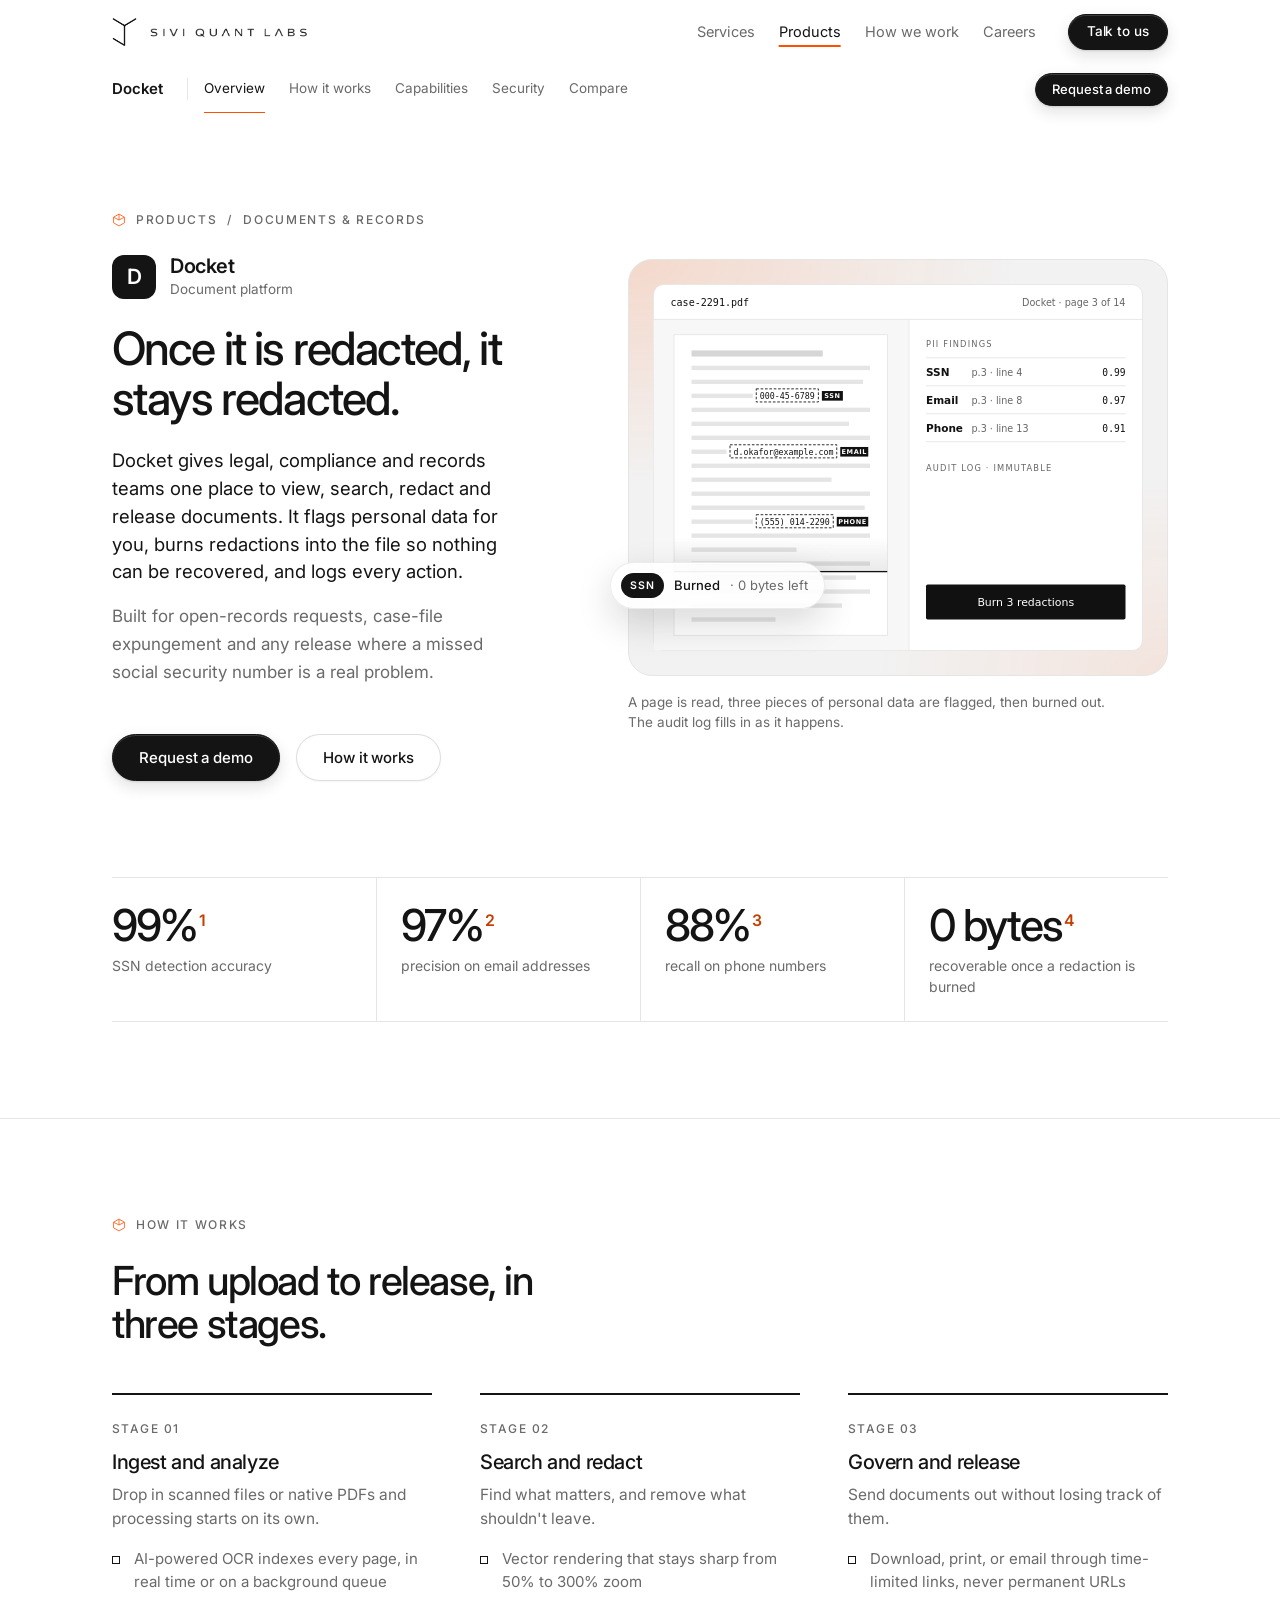
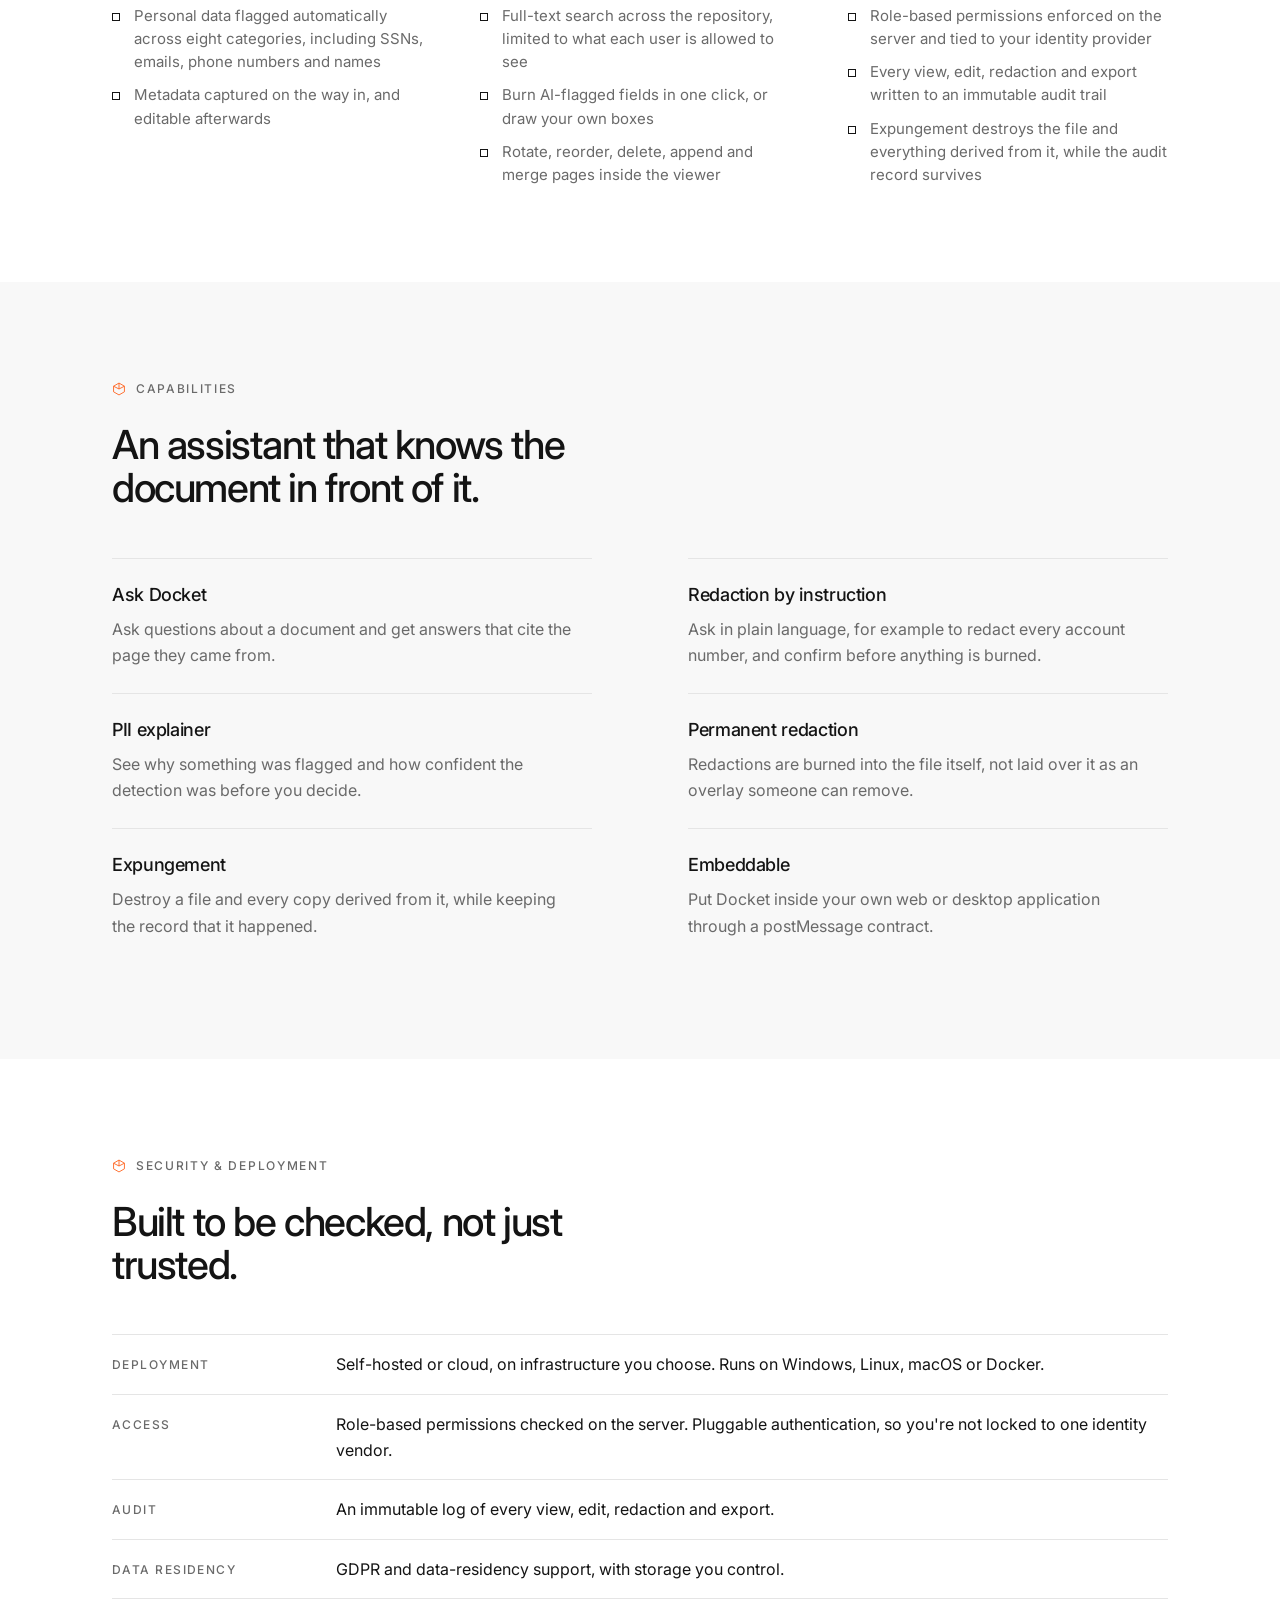
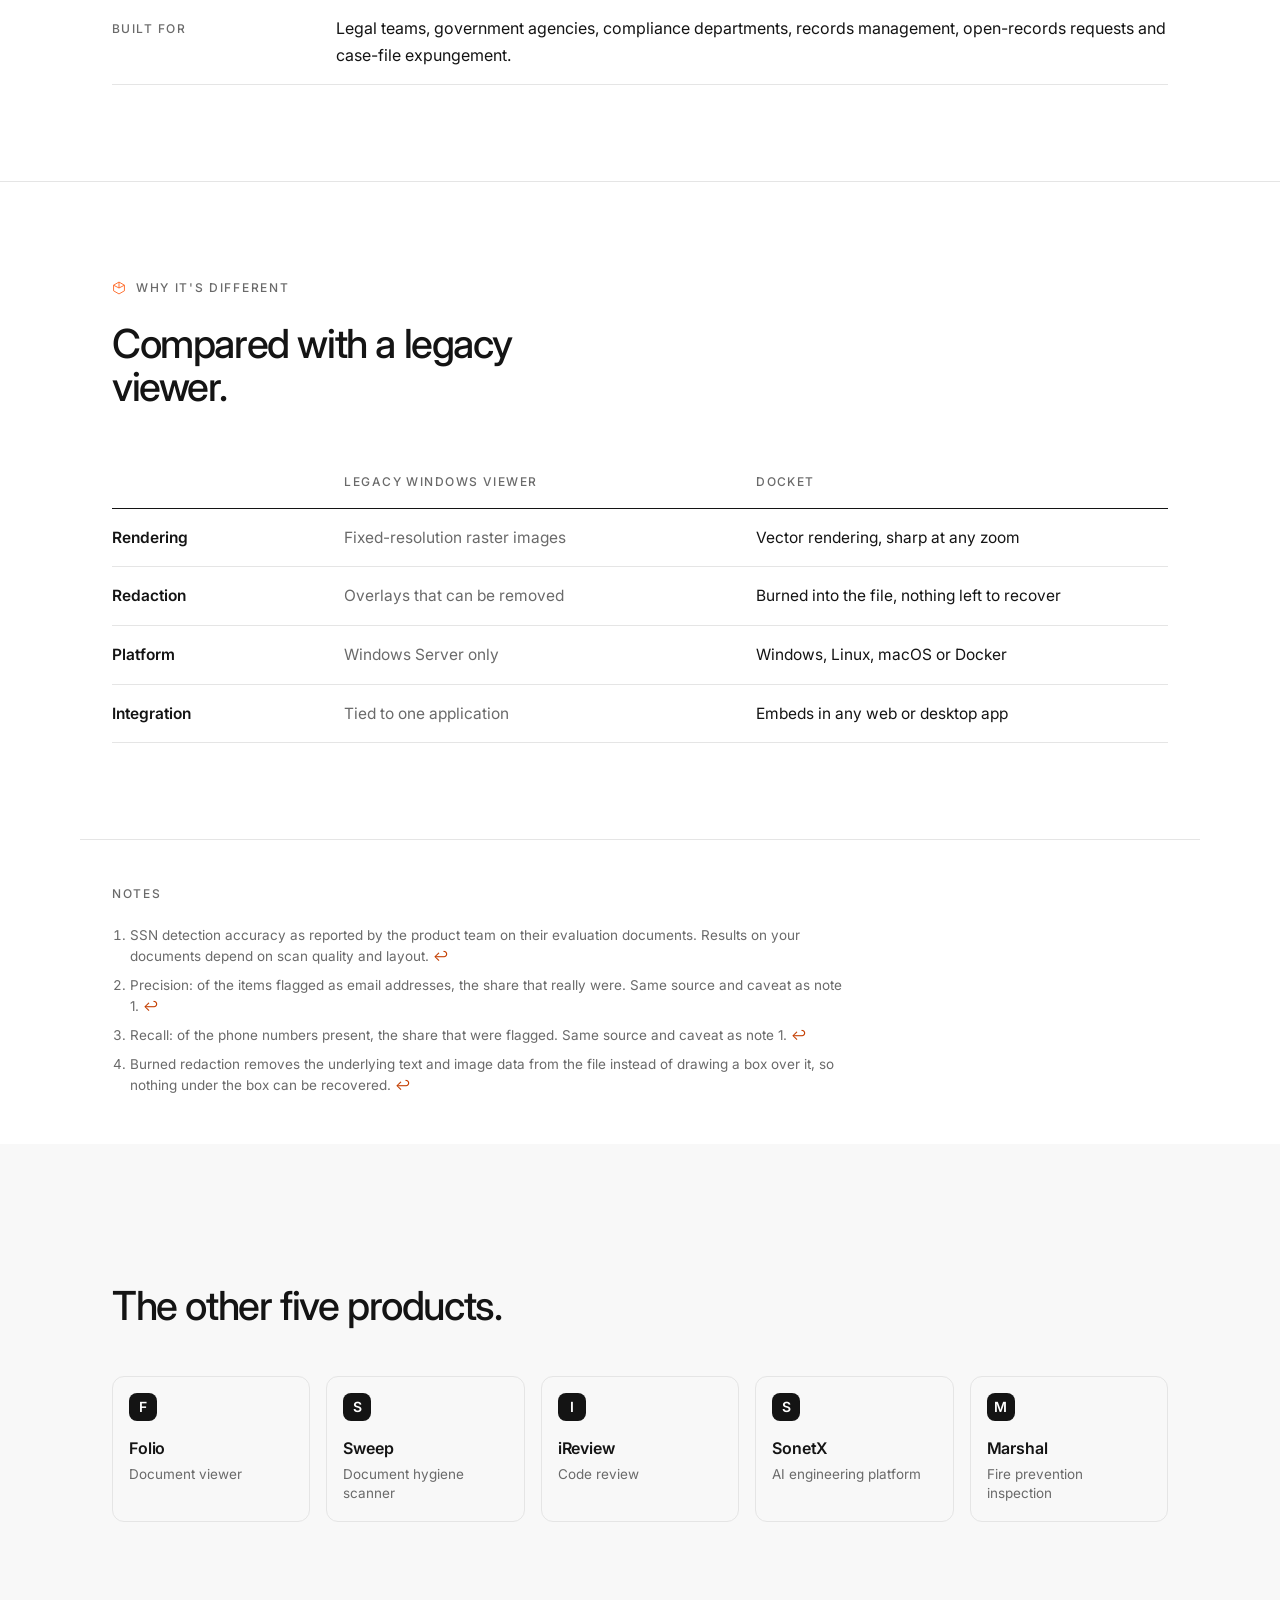
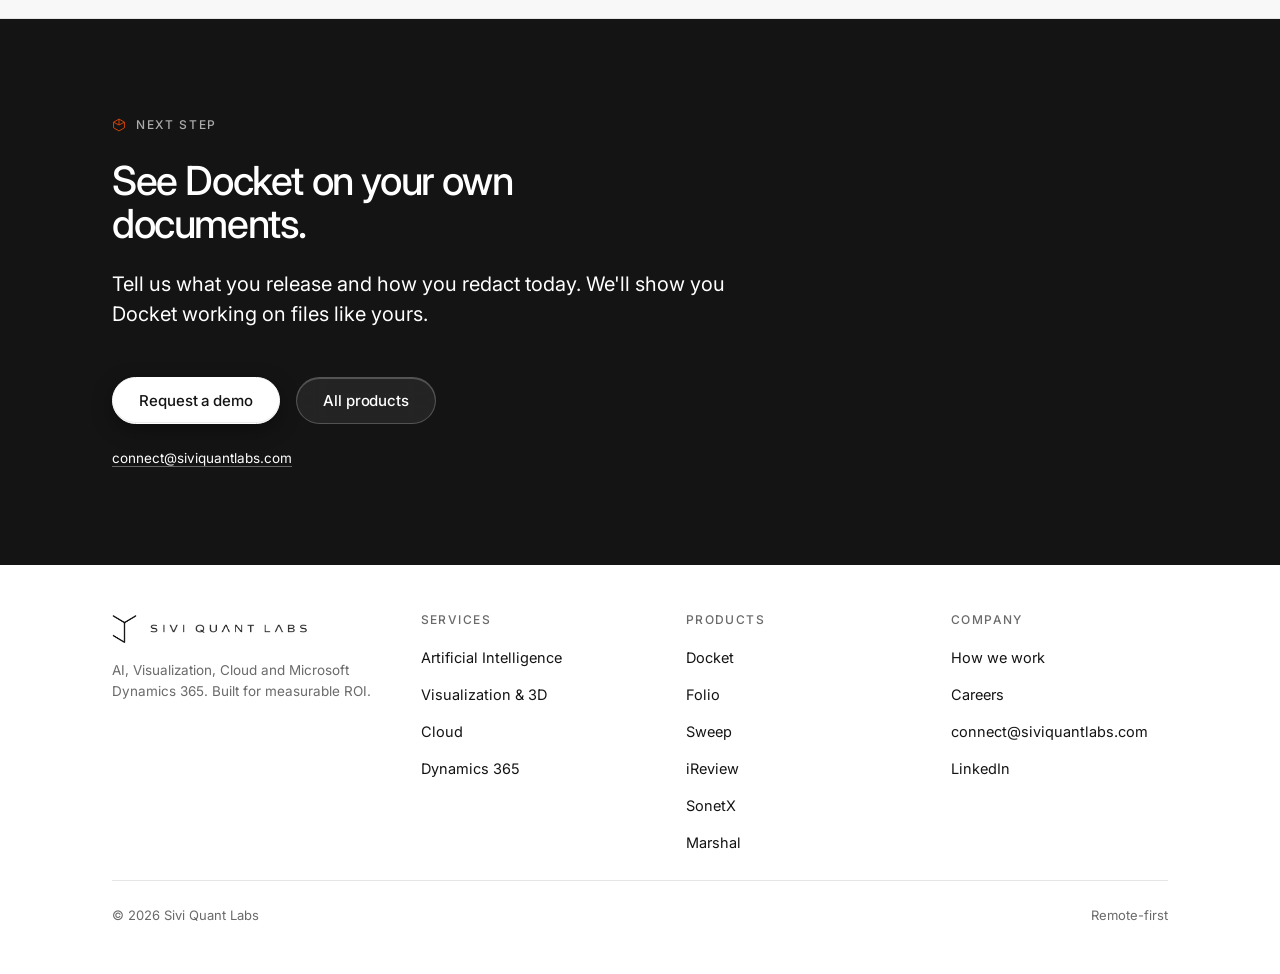
<file: products/docket/index.html>
<!DOCTYPE html>
<html lang="en">
<head>
<meta charset="utf-8">
<meta name="viewport" content="width=device-width, initial-scale=1">
<title>Docket: Secure Document Redaction Platform for Legal &amp; Records Teams | Sivi Quant Labs</title>
<meta name="description" content="Docket is an AI-enabled document platform for legal, compliance and records teams: OCR, automatic PII detection, permanent burned-in redaction, role-based access and an immutable audit trail. Self-hosted or cloud.">
<link rel="canonical" href="https://siviquantlabs.com/products/docket/">
<link rel="icon" href="../../assets/mark-ink.png">
<link rel="apple-touch-icon" href="../../assets/mark-ink.png">
<meta name="theme-color" content="#ffffff">
<meta name="robots" content="index, follow, max-snippet:-1, max-image-preview:large">
<link rel="alternate" type="text/plain" href="https://siviquantlabs.com/llms.txt" title="llms.txt plain-text summary for AI assistants">

<meta property="og:type" content="website">
<meta property="og:url" content="https://siviquantlabs.com/products/docket/">
<meta property="og:site_name" content="Sivi Quant Labs">
<meta property="og:title" content="Docket: Secure Document Redaction Platform for Legal &amp; Records Teams | Sivi Quant Labs">
<meta property="og:description" content="View, search, redact and release sensitive documents. Personal data is flagged for you, redactions are burned into the file, and every action is logged.">
<meta property="og:image" content="https://siviquantlabs.com/assets/products/og/docket.png">
<meta property="og:image:width" content="1200">
<meta property="og:image:height" content="630">
<meta name="twitter:card" content="summary_large_image">

<link rel="preconnect" href="https://fonts.googleapis.com">
<link rel="preconnect" href="https://fonts.gstatic.com" crossorigin>
<link rel="stylesheet" href="https://fonts.googleapis.com/css2?family=Inter:wght@400;500;600&display=swap">
<link rel="stylesheet" href="../../assets/site.css?v=2026092902">
<!-- Reveal animations are gated on this class, so the page stays fully
     visible if JavaScript never runs. -->
<script>document.documentElement.className+=' js';</script>
<script type="application/ld+json">
{
  "@context": "https://schema.org",
  "@graph": [
    {
      "@type": "WebPage",
      "@id": "https://siviquantlabs.com/products/docket/#webpage",
      "url": "https://siviquantlabs.com/products/docket/",
      "name": "Docket: Secure Document Redaction Platform for Legal & Records Teams | Sivi Quant Labs",
      "description": "Docket is an AI-enabled document platform for legal, compliance and records teams: OCR, automatic PII detection, permanent burned-in redaction, role-based access and an immutable audit trail. Self-hosted or cloud.",
      "about": {
        "@id": "https://siviquantlabs.com/products/docket/#software"
      },
      "inLanguage": "en",
      "primaryImageOfPage": {
        "@type": "ImageObject",
        "url": "https://siviquantlabs.com/assets/products/og/docket.png"
      }
    },
    {
      "@type": "BreadcrumbList",
      "itemListElement": [
        {
          "@type": "ListItem",
          "position": 1,
          "name": "Home",
          "item": "https://siviquantlabs.com/"
        },
        {
          "@type": "ListItem",
          "position": 2,
          "name": "Products",
          "item": "https://siviquantlabs.com/products/"
        },
        {
          "@type": "ListItem",
          "position": 3,
          "name": "Docket",
          "item": "https://siviquantlabs.com/products/docket/"
        }
      ]
    },
    {
      "@type": "SoftwareApplication",
      "@id": "https://siviquantlabs.com/products/docket/#software",
      "name": "Docket",
      "description": "Docket is an AI-enabled document platform for legal, compliance and records teams: OCR, automatic PII detection, permanent burned-in redaction, role-based access and an immutable audit trail. Self-hosted or cloud.",
      "applicationCategory": "BusinessApplication",
      "url": "https://siviquantlabs.com/products/docket/",
      "image": "https://siviquantlabs.com/assets/products/og/docket.png",
      "publisher": {
        "@id": "https://siviquantlabs.com/#organization"
      }
    },
    {
      "@type": "Organization",
      "@id": "https://siviquantlabs.com/#organization",
      "name": "Sivi Quant Labs",
      "url": "https://siviquantlabs.com/",
      "logo": "https://siviquantlabs.com/assets/og.png",
      "email": "connect@siviquantlabs.com",
      "sameAs": [
        "https://www.linkedin.com/company/siviquantlabs"
      ]
    }
  ]
}
</script>
</head>
<body>

<a class="skip" href="#main">Skip to content</a>

<header>
  <div class="wrap nav">
    <a class="brand" href="../../" aria-label="Sivi Quant Labs home">
      <img class="mark" src="../../assets/mark-ink.png" alt="" width="390" height="465">
      <img class="word" src="../../assets/wordmark-ink.png" alt="Sivi Quant Labs" width="955" height="66">
    </a>
    <nav class="navlinks" aria-label="Primary">
      <a class="desktop-only" href="../../services/">Services</a>
      <a class="desktop-only" href="../../products/" aria-current="page">Products</a>
      <a class="desktop-only" href="../../#how">How we work</a>
      <a class="desktop-only" href="../../careers/">Careers</a>
      <a class="btn btn-solid" href="mailto:connect@siviquantlabs.com?subject=Talk%20to%20Sivi%20Quant%20Labs" data-form="general" data-subject="Product enquiry: Docket">Talk to us</a>
      <button class="menu-btn" type="button" aria-expanded="false" aria-controls="menu" aria-label="Open menu"><span></span><span></span></button>
    </nav>
  </div>
</header>

<div id="menu" class="menu" hidden>
  <div class="menu-in">
    <nav class="menu-links" aria-label="Menu">
      <a href="../../"><b>Home</b><span>Sivi Quant Labs</span></a>
      <a href="../../services/"><b>Services</b><span>AI, 3D, Cloud, Dynamics 365</span></a>
      <a href="../../products/" aria-current="page"><b>Products</b><span>Six products</span></a>
      <a href="../../#how"><b>How we work</b><span>Our commitments</span></a>
      <a href="../../careers/"><b>Careers</b><span>Open roles</span></a>
    </nav>
    <div class="menu-foot">
      <a class="btn btn-solid" href="mailto:connect@siviquantlabs.com?subject=Talk%20to%20Sivi%20Quant%20Labs" data-form="general" data-subject="Product enquiry: Docket">Talk to us</a>
      <p class="caption"><a href="mailto:connect@siviquantlabs.com">connect@siviquantlabs.com</a></p>
    </div>
  </div>
</div>

<div class="subnav">
  <div class="wrap subnav-in">
    <span class="subnav-t">Docket</span>
    <nav class="subnav-links" aria-label="On this page">
      <a href="#overview">Overview</a>
      <a href="#how">How it works</a>
      <a href="#capabilities">Capabilities</a>
      <a href="#security">Security</a>
      <a href="#compare">Compare</a>
    </nav>
    <a class="btn btn-solid" href="mailto:connect@siviquantlabs.com?subject=Demo%20request%3A%20Docket" data-form="general" data-subject="Demo request: Docket" data-title="See Docket on your own documents." data-sub="Tell us what you release and how you redact today. We'll show you Docket working on files like yours.">Request a demo</a>
  </div>
</div>

<main id="main">

<!-- ================= HERO ================= -->
<section id="overview" class="wrap p-hero">
  <div>
    <div class="label crumb">
      <svg class="cube" viewBox="0 0 16 16" fill="none" stroke="currentColor" stroke-width="1" stroke-linejoin="round" aria-hidden="true"><path d="M8 1.2 14.2 4.8 14.2 11.2 8 14.8 1.8 11.2 1.8 4.8Z"/><path d="M8 8V1.2M8 8 1.8 4.8M8 8l6.2-3.2"/></svg>
      <a href="../">Products</a><span>/</span><a href="../#documents">Documents &amp; records</a>
    </div>
    <div class="p-lockup">
      <span class="tile" aria-hidden="true">D</span>
      <div><b>Docket</b><span>Document platform</span></div>
    </div>
    <h1>Once it is redacted, it stays redacted.</h1>
    <p class="lead">Docket gives legal, compliance and records teams one place to view, search, redact and release documents. It flags personal data for you, burns redactions into the file so nothing can be recovered, and logs every action.</p>
    <p class="body">Built for open-records requests, case-file expungement and any release where a missed social security number is a real problem.</p>
    <div class="btn-row">
      <a class="btn btn-solid" href="mailto:connect@siviquantlabs.com?subject=Demo%20request%3A%20Docket" data-form="general" data-subject="Demo request: Docket" data-title="See Docket on your own documents." data-sub="Tell us what you release and how you redact today. We'll show you Docket working on files like yours.">Request a demo</a>
      <a class="btn btn-ghost" href="#how">How it works</a>
    </div>
  </div>
  <figure class="p-figure">
    <div class="p-media">
          <picture>
            <source media="(prefers-reduced-motion: reduce)" srcset="../../assets/products/docket-still.svg">
            <img src="../../assets/products/docket.svg" alt="A page is read, three pieces of personal data are flagged, then burned out. The audit log fills in as it happens." width="560" height="420">
          </picture>
        </div>
    <div class="frag frag--bl" aria-hidden="true"><span class="frag-tag">SSN</span>Burned <span class="frag-k">&middot; 0 bytes left</span></div>
    <figcaption>A page is read, three pieces of personal data are flagged, then burned out. The audit log fills in as it happens.</figcaption>
  </figure>
</section>

<!-- ================= NUMBERS ================= -->
<section class="wrap" style="padding-bottom:var(--s5)">
  <div class="stats reveal">
      <div class="stat"><b>99%<sup><a href="#fn1" id="fnref1" role="doc-noteref" aria-label="Note 1">1</a></sup></b><span>SSN detection accuracy</span></div>
      <div class="stat"><b>97%<sup><a href="#fn2" id="fnref2" role="doc-noteref" aria-label="Note 2">2</a></sup></b><span>precision on email addresses</span></div>
      <div class="stat"><b>88%<sup><a href="#fn3" id="fnref3" role="doc-noteref" aria-label="Note 3">3</a></sup></b><span>recall on phone numbers</span></div>
      <div class="stat"><b>0 bytes<sup><a href="#fn4" id="fnref4" role="doc-noteref" aria-label="Note 4">4</a></sup></b><span>recoverable once a redaction is burned</span></div>
  </div>
</section>

<!-- ================= HOW IT WORKS ================= -->
<section id="how" class="section">
  <div class="wrap">
    <div class="label reveal">
      <svg class="cube" viewBox="0 0 16 16" fill="none" stroke="currentColor" stroke-width="1" stroke-linejoin="round" aria-hidden="true"><path d="M8 1.2 14.2 4.8 14.2 11.2 8 14.8 1.8 11.2 1.8 4.8Z"/><path d="M8 8V1.2M8 8 1.8 4.8M8 8l6.2-3.2"/></svg>
      How it works
    </div>
    <h2 class="reveal">From upload to release, in three stages.</h2>
    <div class="phases">
      <div class="phase reveal">
        <span class="n">STAGE 01</span>
        <h3>Ingest and analyze</h3>
          <p>Drop in scanned files or native PDFs and processing starts on its own.</p>
        <ul class="list">
            <li>AI-powered OCR indexes every page, in real time or on a background queue</li>
            <li>Personal data flagged automatically across eight categories, including SSNs, emails, phone numbers and names</li>
            <li>Metadata captured on the way in, and editable afterwards</li>
        </ul>
      </div>
      <div class="phase reveal">
        <span class="n">STAGE 02</span>
        <h3>Search and redact</h3>
          <p>Find what matters, and remove what shouldn't leave.</p>
        <ul class="list">
            <li>Vector rendering that stays sharp from 50% to 300% zoom</li>
            <li>Full-text search across the repository, limited to what each user is allowed to see</li>
            <li>Burn AI-flagged fields in one click, or draw your own boxes</li>
            <li>Rotate, reorder, delete, append and merge pages inside the viewer</li>
        </ul>
      </div>
      <div class="phase reveal">
        <span class="n">STAGE 03</span>
        <h3>Govern and release</h3>
          <p>Send documents out without losing track of them.</p>
        <ul class="list">
            <li>Download, print, or email through time-limited links, never permanent URLs</li>
            <li>Role-based permissions enforced on the server and tied to your identity provider</li>
            <li>Every view, edit, redaction and export written to an immutable audit trail</li>
            <li>Expungement destroys the file and everything derived from it, while the audit record survives</li>
        </ul>
      </div>
    </div>
  </div>
</section>

<!-- ================= CAPABILITIES ================= -->
<section id="capabilities" class="section soft">
  <div class="wrap">
    <div class="label reveal">
      <svg class="cube" viewBox="0 0 16 16" fill="none" stroke="currentColor" stroke-width="1" stroke-linejoin="round" aria-hidden="true"><path d="M8 1.2 14.2 4.8 14.2 11.2 8 14.8 1.8 11.2 1.8 4.8Z"/><path d="M8 8V1.2M8 8 1.8 4.8M8 8l6.2-3.2"/></svg>
      Capabilities
    </div>
    <h2 class="reveal">An assistant that knows the document in front of it.</h2>
    <div class="offers">
      <article class="offer reveal">
        <h3>Ask Docket</h3>
        <p>Ask questions about a document and get answers that cite the page they came from.</p>
      </article>
      <article class="offer reveal">
        <h3>Redaction by instruction</h3>
        <p>Ask in plain language, for example to redact every account number, and confirm before anything is burned.</p>
      </article>
      <article class="offer reveal">
        <h3>PII explainer</h3>
        <p>See why something was flagged and how confident the detection was before you decide.</p>
      </article>
      <article class="offer reveal">
        <h3>Permanent redaction</h3>
        <p>Redactions are burned into the file itself, not laid over it as an overlay someone can remove.</p>
      </article>
      <article class="offer reveal">
        <h3>Expungement</h3>
        <p>Destroy a file and every copy derived from it, while keeping the record that it happened.</p>
      </article>
      <article class="offer reveal">
        <h3>Embeddable</h3>
        <p>Put Docket inside your own web or desktop application through a postMessage contract.</p>
      </article>
    </div>
  </div>
</section>

<!-- ================= TRUST ================= -->
<section id="security" class="section">
  <div class="wrap">
    <div class="label reveal">
      <svg class="cube" viewBox="0 0 16 16" fill="none" stroke="currentColor" stroke-width="1" stroke-linejoin="round" aria-hidden="true"><path d="M8 1.2 14.2 4.8 14.2 11.2 8 14.8 1.8 11.2 1.8 4.8Z"/><path d="M8 8V1.2M8 8 1.8 4.8M8 8l6.2-3.2"/></svg>
      Security &amp; deployment
    </div>
    <h2 class="reveal">Built to be checked, not just trusted.</h2>
    <dl class="spec reveal">
      <div><dt>Deployment</dt><dd>Self-hosted or cloud, on infrastructure you choose. Runs on Windows, Linux, macOS or Docker.</dd></div>
      <div><dt>Access</dt><dd>Role-based permissions checked on the server. Pluggable authentication, so you're not locked to one identity vendor.</dd></div>
      <div><dt>Audit</dt><dd>An immutable log of every view, edit, redaction and export.</dd></div>
      <div><dt>Data residency</dt><dd>GDPR and data-residency support, with storage you control.</dd></div>
      <div><dt>Built for</dt><dd>Legal teams, government agencies, compliance departments, records management, open-records requests and case-file expungement.</dd></div>
    </dl>
  </div>
</section>

<!-- ================= COMPARE ================= -->
<section id="compare" class="section">
  <div class="wrap">
    <div class="label reveal">
      <svg class="cube" viewBox="0 0 16 16" fill="none" stroke="currentColor" stroke-width="1" stroke-linejoin="round" aria-hidden="true"><path d="M8 1.2 14.2 4.8 14.2 11.2 8 14.8 1.8 11.2 1.8 4.8Z"/><path d="M8 8V1.2M8 8 1.8 4.8M8 8l6.2-3.2"/></svg>
      Why it's different
    </div>
    <h2 class="reveal">Compared with a legacy viewer.</h2>
    <table class="compare reveal">
      <thead><tr><th scope="col"><span class="vh">Area</span></th><th scope="col">Legacy Windows viewer</th><th scope="col">Docket</th></tr></thead>
      <tbody>
        <tr><th scope="row">Rendering</th><td data-h="Legacy Windows viewer">Fixed-resolution raster images</td><td data-h="Docket">Vector rendering, sharp at any zoom</td></tr>
        <tr><th scope="row">Redaction</th><td data-h="Legacy Windows viewer">Overlays that can be removed</td><td data-h="Docket">Burned into the file, nothing left to recover</td></tr>
        <tr><th scope="row">Platform</th><td data-h="Legacy Windows viewer">Windows Server only</td><td data-h="Docket">Windows, Linux, macOS or Docker</td></tr>
        <tr><th scope="row">Integration</th><td data-h="Legacy Windows viewer">Tied to one application</td><td data-h="Docket">Embeds in any web or desktop app</td></tr>
      </tbody>
    </table>
  </div>
</section>


<aside class="wrap notes" aria-label="Notes">
  <h2 class="label">Notes</h2>
  <ol>
    <li id="fn1">SSN detection accuracy as reported by the product team on their evaluation documents. Results on your documents depend on scan quality and layout. <a href="#fnref1" aria-label="Back to note 1">&#8617;</a></li>
    <li id="fn2">Precision: of the items flagged as email addresses, the share that really were. Same source and caveat as note 1. <a href="#fnref2" aria-label="Back to note 2">&#8617;</a></li>
    <li id="fn3">Recall: of the phone numbers present, the share that were flagged. Same source and caveat as note 1. <a href="#fnref3" aria-label="Back to note 3">&#8617;</a></li>
    <li id="fn4">Burned redaction removes the underlying text and image data from the file instead of drawing a box over it, so nothing under the box can be recovered. <a href="#fnref4" aria-label="Back to note 4">&#8617;</a></li>
  </ol>
</aside>

<!-- ================= MORE ================= -->
<section id="more" class="section soft">
  <div class="wrap">
    <div class="label reveal">
      <svg class="cube" viewBox="0 0 16 16" fill="none" stroke="currentColor" stroke-width="1" stroke-linejoin="round" aria-hidden="true"><path d="M8 1.2 14.2 4.8 14.2 11.2 8 14.8 1.8 11.2 1.8 4.8Z"/><path d="M8 8V1.2M8 8 1.8 4.8M8 8l6.2-3.2"/></svg>
      More products
    </div>
    <h2 class="reveal">The other five products.</h2>
    <nav class="mini reveal" aria-label="Other products">
      <a href="../folio/"><span class="tile" aria-hidden="true">F</span><b>Folio</b><span>Document viewer</span></a>
      <a href="../sweep/"><span class="tile" aria-hidden="true">S</span><b>Sweep</b><span>Document hygiene scanner</span></a>
      <a href="../ireview/"><span class="tile" aria-hidden="true">I</span><b>iReview</b><span>Code review</span></a>
      <a href="../sonetx/"><span class="tile" aria-hidden="true">S</span><b>SonetX</b><span>AI engineering platform</span></a>
      <a href="../marshal/"><span class="tile" aria-hidden="true">M</span><b>Marshal</b><span>Fire prevention inspection</span></a>
    </nav>
  </div>
</section>

<!-- ================= CTA ================= -->
<section class="band band--ink">
  <div class="wrap">
    <div class="label reveal">
      <svg class="cube" viewBox="0 0 16 16" fill="none" stroke="currentColor" stroke-width="1" stroke-linejoin="round" aria-hidden="true"><path d="M8 1.2 14.2 4.8 14.2 11.2 8 14.8 1.8 11.2 1.8 4.8Z"/><path d="M8 8V1.2M8 8 1.8 4.8M8 8l6.2-3.2"/></svg>
      Next step
    </div>
    <h2 class="reveal">See Docket on your own documents.</h2>
    <p class="lead reveal">Tell us what you release and how you redact today. We'll show you Docket working on files like yours.</p>
    <div class="btn-row reveal">
      <a class="btn btn-solid" href="mailto:connect@siviquantlabs.com?subject=Demo%20request%3A%20Docket" data-form="general" data-subject="Demo request: Docket" data-title="See Docket on your own documents." data-sub="Tell us what you release and how you redact today. We'll show you Docket working on files like yours.">Request a demo</a>
      <a class="btn btn-ghost" href="../">All products</a>
    </div>
    <p class="caption reveal" style="margin-top:var(--s3)">
      <a class="link" href="mailto:connect@siviquantlabs.com">connect@siviquantlabs.com</a>
    </p>
  </div>
</section>

</main>

<footer>
  <div class="wrap">
    <div class="foot-map">
      <div>
        <a class="brand" href="../../" aria-label="Sivi Quant Labs home">
          <img class="mark" src="../../assets/mark-ink.png" alt="" width="390" height="465">
          <img class="word" src="../../assets/wordmark-ink.png" alt="Sivi Quant Labs" width="955" height="66">
        </a>
        <p class="caption">AI, Visualization, Cloud and Microsoft Dynamics 365. Built for measurable ROI.</p>
      </div>
      <div>
        <h2>Services</h2>
        <ul><li><a href="../../services/#ai">Artificial Intelligence</a></li><li><a href="../../services/#visualization">Visualization &amp; 3D</a></li><li><a href="../../services/#cloud">Cloud</a></li><li><a href="../../services/#dynamics">Dynamics 365</a></li></ul>
      </div>
      <div>
        <h2>Products</h2>
        <ul><li><a href="../../products/docket/">Docket</a></li><li><a href="../../products/folio/">Folio</a></li><li><a href="../../products/sweep/">Sweep</a></li><li><a href="../../products/ireview/">iReview</a></li><li><a href="../../products/sonetx/">SonetX</a></li><li><a href="../../products/marshal/">Marshal</a></li></ul>
      </div>
      <div>
        <h2>Company</h2>
        <ul><li><a href="../../#how">How we work</a></li><li><a href="../../careers/">Careers</a></li><li><a href="mailto:connect@siviquantlabs.com">connect@siviquantlabs.com</a></li><li><a href="https://www.linkedin.com/company/siviquantlabs">LinkedIn</a></li></ul>
      </div>
    </div>
    <div class="foot-legal"><span>&copy; 2026 Sivi Quant Labs</span><span>Remote-first</span></div>
  </div>
</footer>

<div id="toast" role="status" aria-live="polite"></div>

<script src="../../assets/site.js?v=2026092902" defer></script>
<script src="../../assets/forms.js?v=2026092902" defer></script>
</body>
</html>
</file>
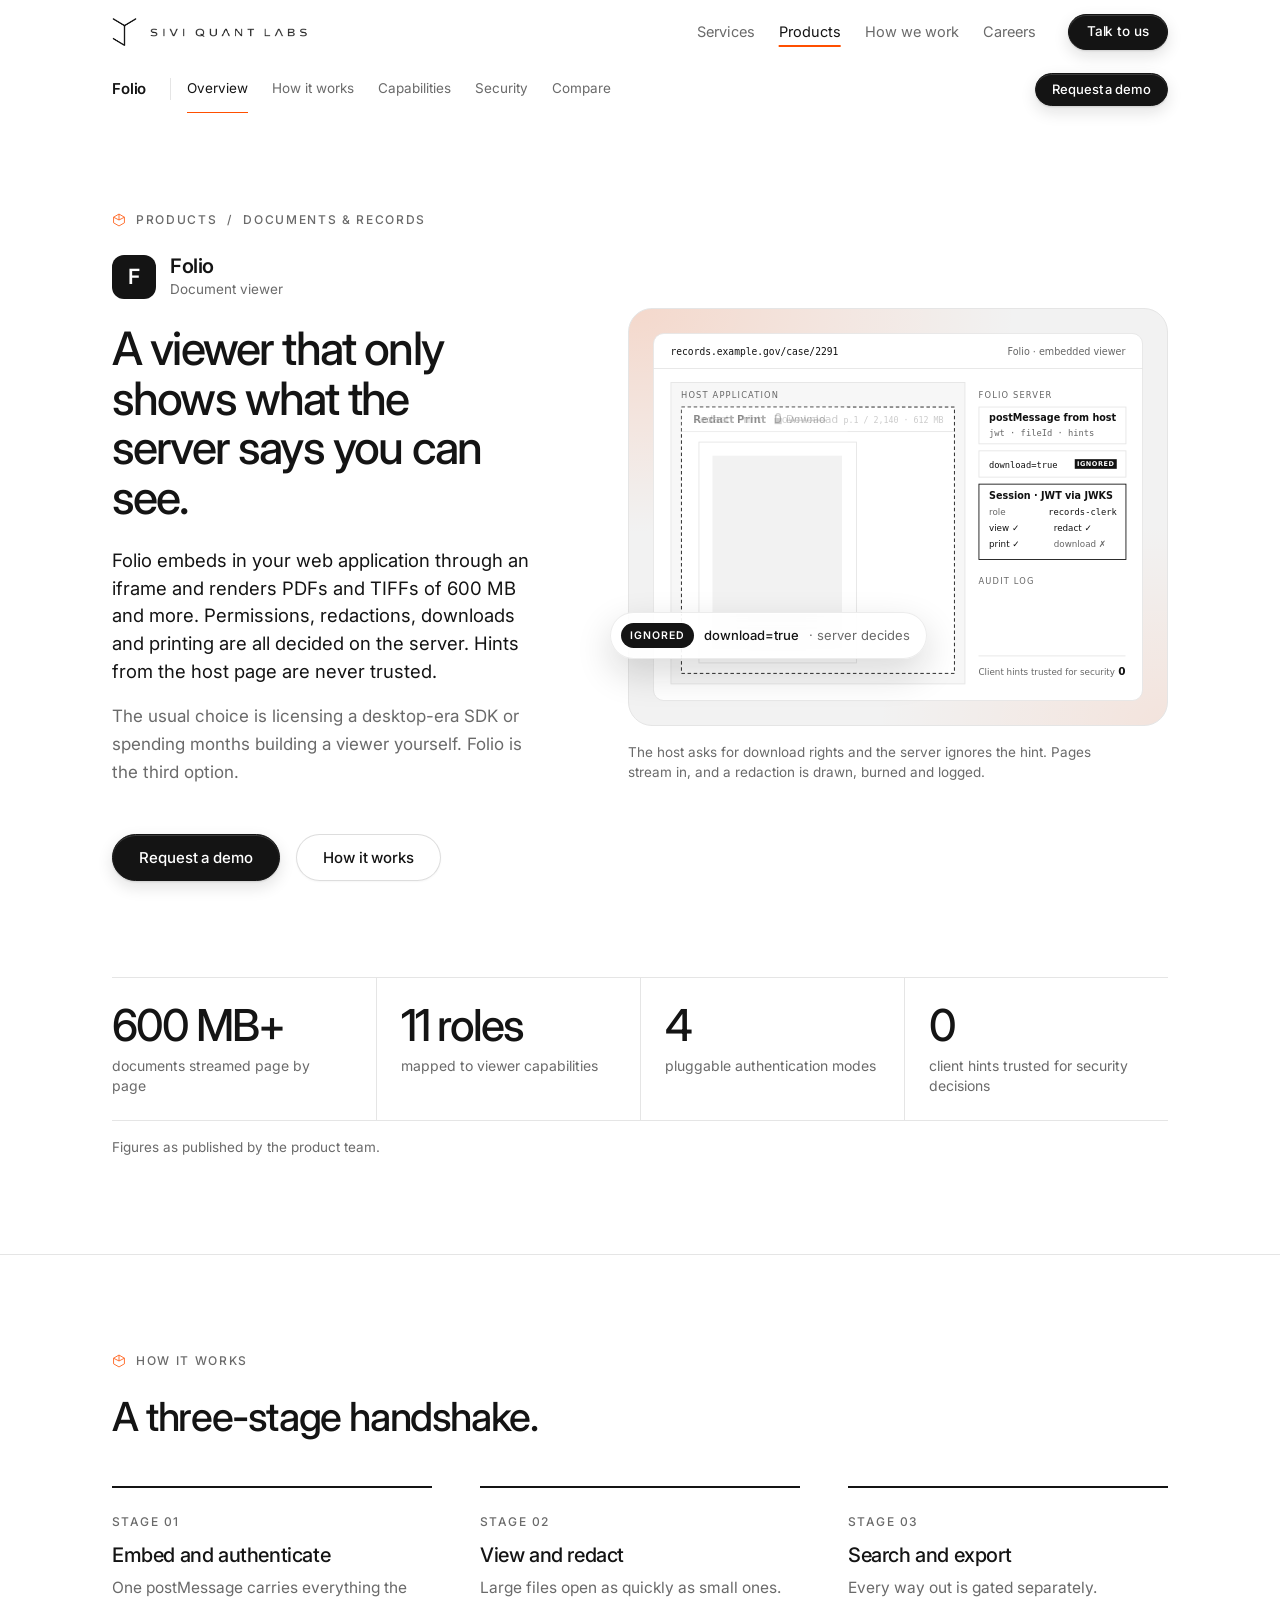
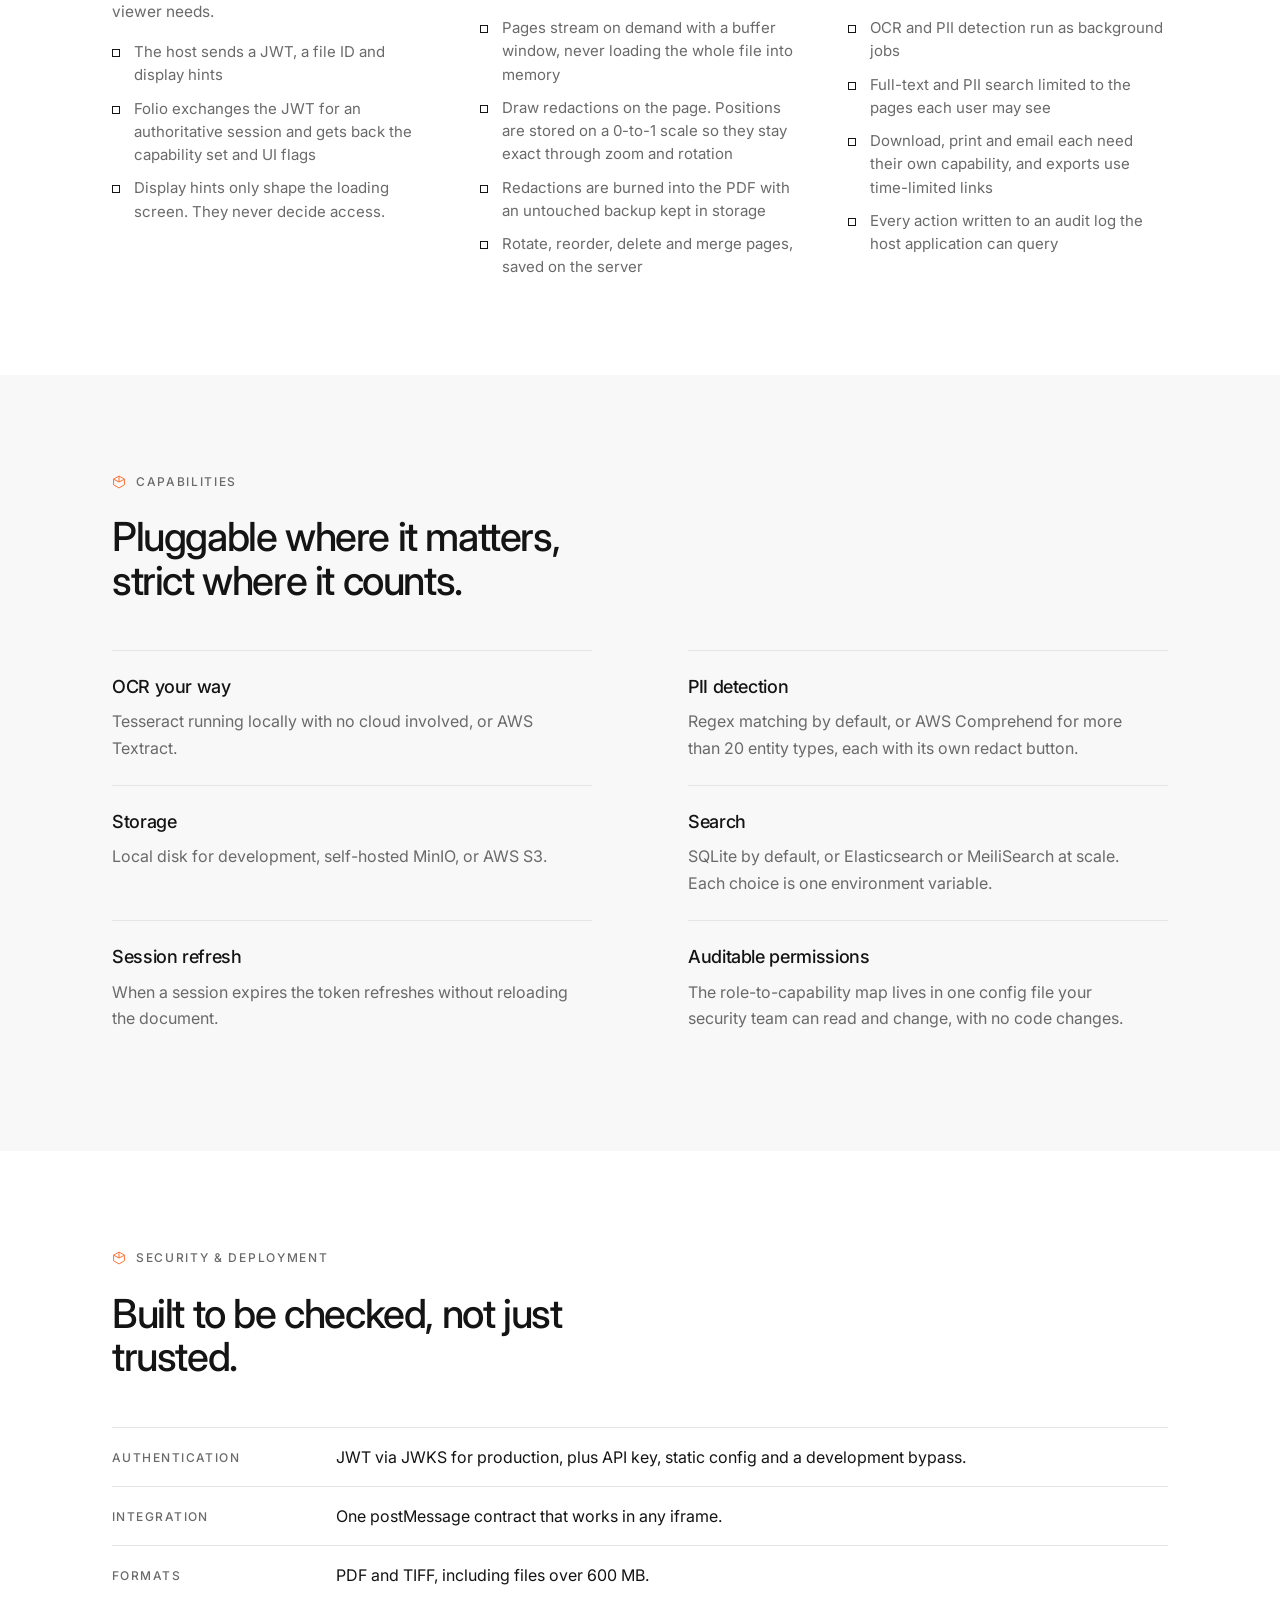
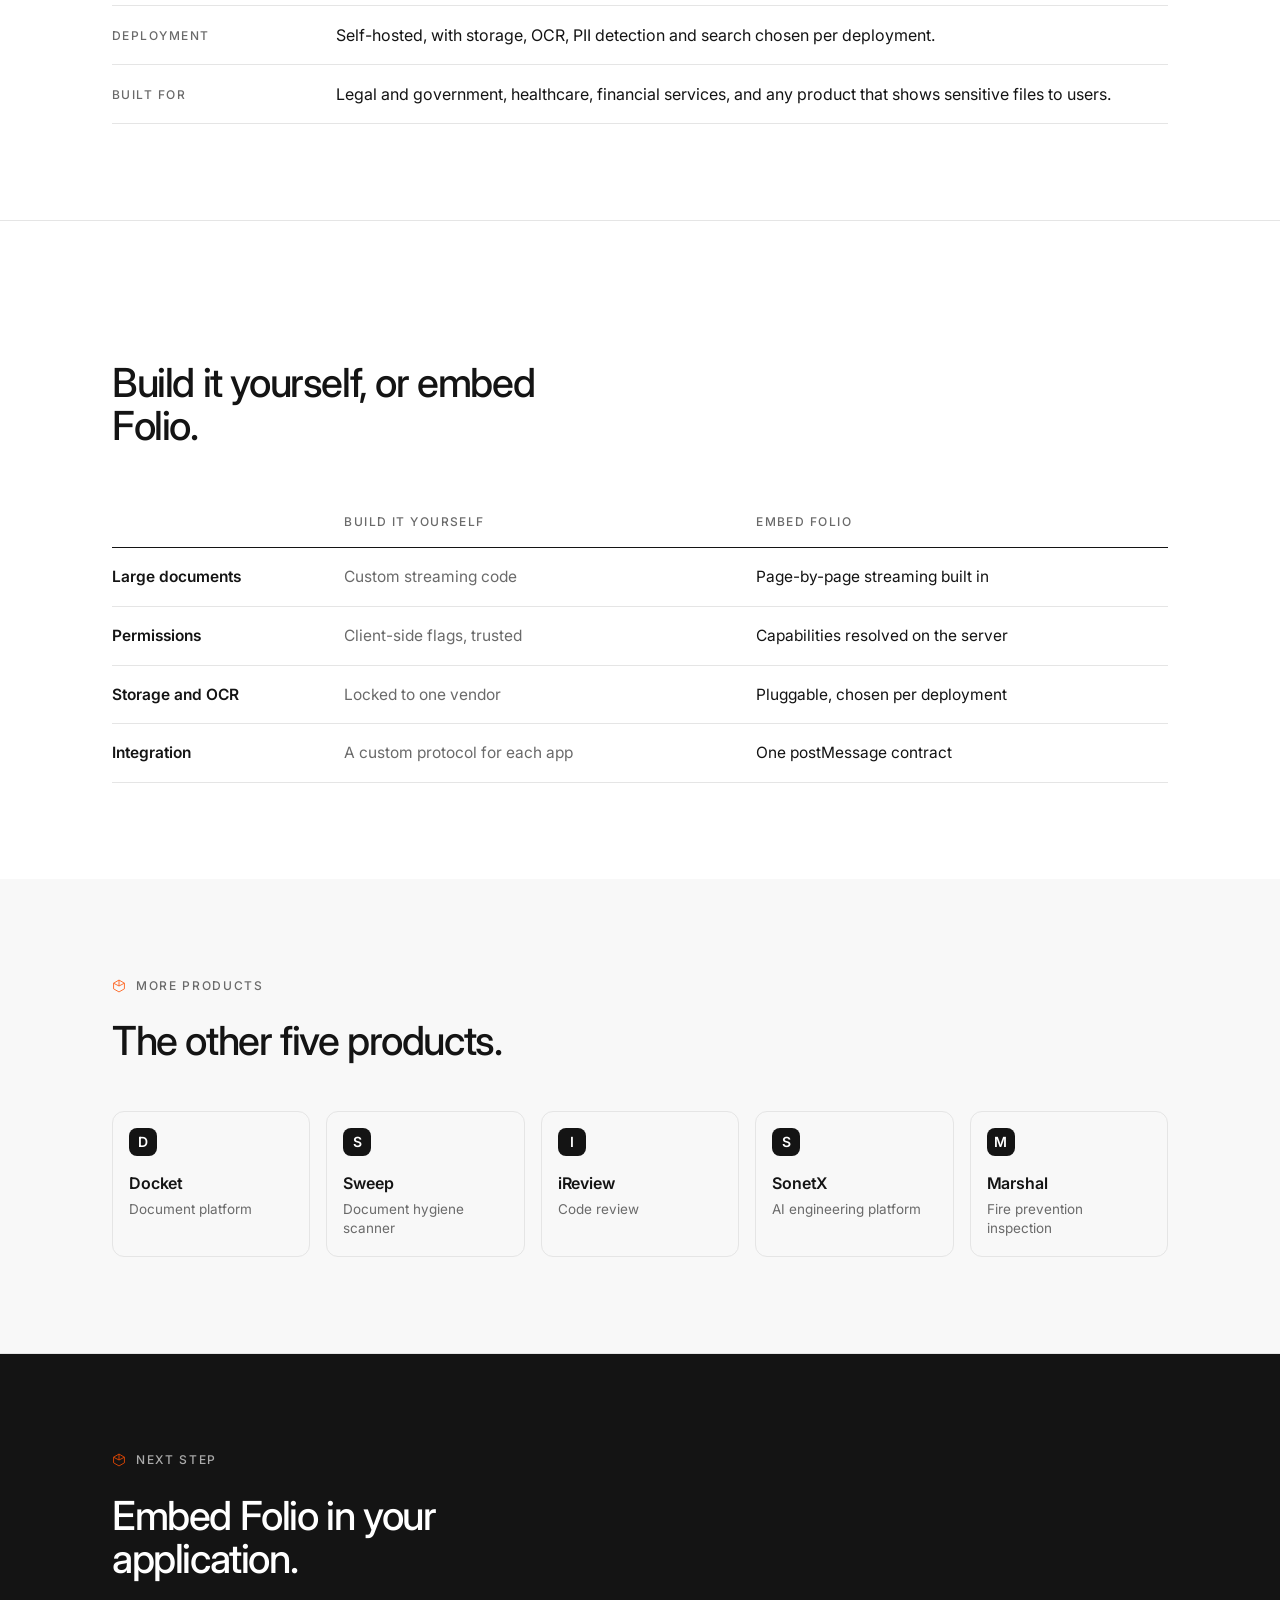
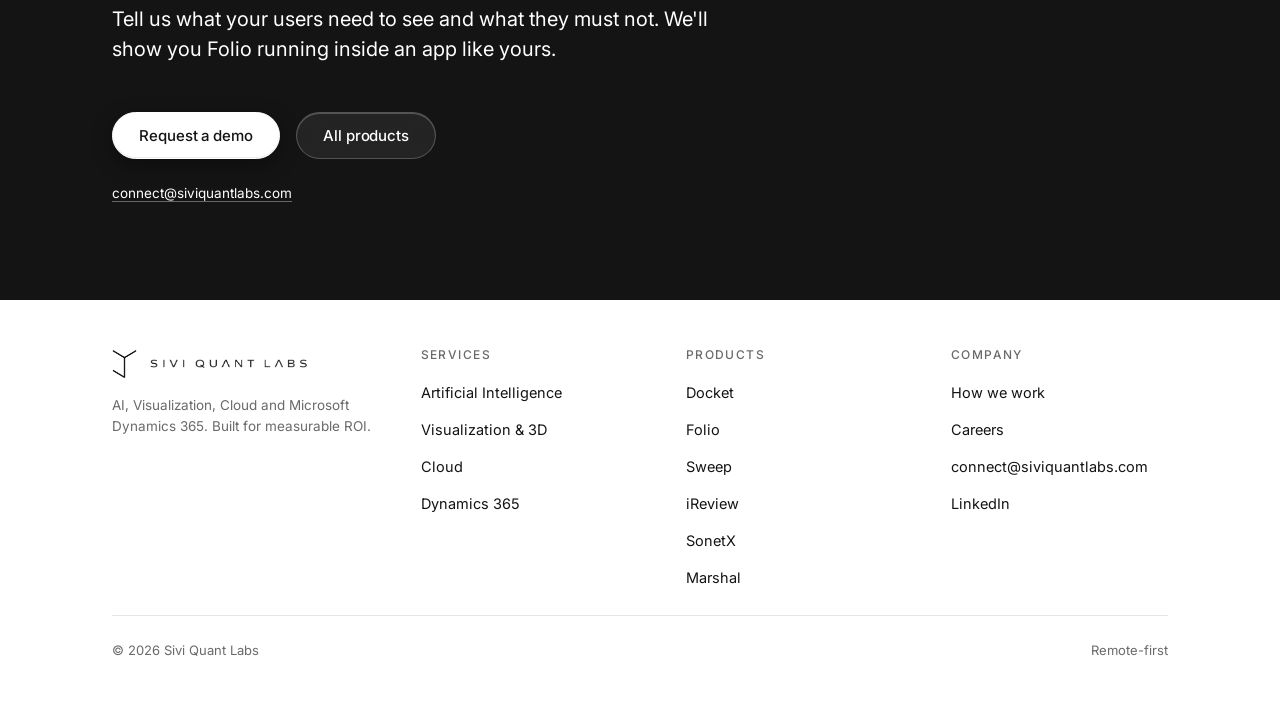
<file: products/folio/index.html>
<!DOCTYPE html>
<html lang="en">
<head>
<meta charset="utf-8">
<meta name="viewport" content="width=device-width, initial-scale=1">
<title>Folio: Secure Embeddable PDF &amp; TIFF Viewer | Sivi Quant Labs</title>
<meta name="description" content="Folio is a secure document viewer you embed with one postMessage contract. It streams PDFs and TIFFs over 600 MB page by page, resolves every permission on the server, burns in redactions and logs every action.">
<link rel="canonical" href="https://siviquantlabs.com/products/folio/">
<link rel="icon" href="../../assets/mark-ink.png">
<link rel="apple-touch-icon" href="../../assets/mark-ink.png">
<meta name="theme-color" content="#ffffff">
<meta name="robots" content="index, follow, max-snippet:-1, max-image-preview:large">
<link rel="alternate" type="text/plain" href="https://siviquantlabs.com/llms.txt" title="llms.txt plain-text summary for AI assistants">

<meta property="og:type" content="website">
<meta property="og:url" content="https://siviquantlabs.com/products/folio/">
<meta property="og:site_name" content="Sivi Quant Labs">
<meta property="og:title" content="Folio: Secure Embeddable PDF &amp; TIFF Viewer | Sivi Quant Labs">
<meta property="og:description" content="A secure, embeddable document viewer. Show sensitive files inside your own application, with every permission decided by the server.">
<meta property="og:image" content="https://siviquantlabs.com/assets/products/og/folio.png">
<meta property="og:image:width" content="1200">
<meta property="og:image:height" content="630">
<meta name="twitter:card" content="summary_large_image">

<link rel="preconnect" href="https://fonts.googleapis.com">
<link rel="preconnect" href="https://fonts.gstatic.com" crossorigin>
<link rel="stylesheet" href="https://fonts.googleapis.com/css2?family=Inter:wght@400;500;600&display=swap">
<link rel="stylesheet" href="../../assets/site.css?v=2026092902">
<!-- Reveal animations are gated on this class, so the page stays fully
     visible if JavaScript never runs. -->
<script>document.documentElement.className+=' js';</script>
<script type="application/ld+json">
{
  "@context": "https://schema.org",
  "@graph": [
    {
      "@type": "WebPage",
      "@id": "https://siviquantlabs.com/products/folio/#webpage",
      "url": "https://siviquantlabs.com/products/folio/",
      "name": "Folio: Secure Embeddable PDF & TIFF Viewer | Sivi Quant Labs",
      "description": "Folio is a secure document viewer you embed with one postMessage contract. It streams PDFs and TIFFs over 600 MB page by page, resolves every permission on the server, burns in redactions and logs every action.",
      "about": {
        "@id": "https://siviquantlabs.com/products/folio/#software"
      },
      "inLanguage": "en",
      "primaryImageOfPage": {
        "@type": "ImageObject",
        "url": "https://siviquantlabs.com/assets/products/og/folio.png"
      }
    },
    {
      "@type": "BreadcrumbList",
      "itemListElement": [
        {
          "@type": "ListItem",
          "position": 1,
          "name": "Home",
          "item": "https://siviquantlabs.com/"
        },
        {
          "@type": "ListItem",
          "position": 2,
          "name": "Products",
          "item": "https://siviquantlabs.com/products/"
        },
        {
          "@type": "ListItem",
          "position": 3,
          "name": "Folio",
          "item": "https://siviquantlabs.com/products/folio/"
        }
      ]
    },
    {
      "@type": "SoftwareApplication",
      "@id": "https://siviquantlabs.com/products/folio/#software",
      "name": "Folio",
      "description": "Folio is a secure document viewer you embed with one postMessage contract. It streams PDFs and TIFFs over 600 MB page by page, resolves every permission on the server, burns in redactions and logs every action.",
      "applicationCategory": "BusinessApplication",
      "url": "https://siviquantlabs.com/products/folio/",
      "image": "https://siviquantlabs.com/assets/products/og/folio.png",
      "publisher": {
        "@id": "https://siviquantlabs.com/#organization"
      }
    },
    {
      "@type": "Organization",
      "@id": "https://siviquantlabs.com/#organization",
      "name": "Sivi Quant Labs",
      "url": "https://siviquantlabs.com/",
      "logo": "https://siviquantlabs.com/assets/og.png",
      "email": "connect@siviquantlabs.com",
      "sameAs": [
        "https://www.linkedin.com/company/siviquantlabs"
      ]
    }
  ]
}
</script>
</head>
<body>

<a class="skip" href="#main">Skip to content</a>

<header>
  <div class="wrap nav">
    <a class="brand" href="../../" aria-label="Sivi Quant Labs home">
      <img class="mark" src="../../assets/mark-ink.png" alt="" width="390" height="465">
      <img class="word" src="../../assets/wordmark-ink.png" alt="Sivi Quant Labs" width="955" height="66">
    </a>
    <nav class="navlinks" aria-label="Primary">
      <a class="desktop-only" href="../../services/">Services</a>
      <a class="desktop-only" href="../../products/" aria-current="page">Products</a>
      <a class="desktop-only" href="../../#how">How we work</a>
      <a class="desktop-only" href="../../careers/">Careers</a>
      <a class="btn btn-solid" href="mailto:connect@siviquantlabs.com?subject=Talk%20to%20Sivi%20Quant%20Labs" data-form="general" data-subject="Product enquiry: Folio">Talk to us</a>
      <button class="menu-btn" type="button" aria-expanded="false" aria-controls="menu" aria-label="Open menu"><span></span><span></span></button>
    </nav>
  </div>
</header>

<div id="menu" class="menu" hidden>
  <div class="menu-in">
    <nav class="menu-links" aria-label="Menu">
      <a href="../../"><b>Home</b><span>Sivi Quant Labs</span></a>
      <a href="../../services/"><b>Services</b><span>AI, 3D, Cloud, Dynamics 365</span></a>
      <a href="../../products/" aria-current="page"><b>Products</b><span>Six products</span></a>
      <a href="../../#how"><b>How we work</b><span>Our commitments</span></a>
      <a href="../../careers/"><b>Careers</b><span>Open roles</span></a>
    </nav>
    <div class="menu-foot">
      <a class="btn btn-solid" href="mailto:connect@siviquantlabs.com?subject=Talk%20to%20Sivi%20Quant%20Labs" data-form="general" data-subject="Product enquiry: Folio">Talk to us</a>
      <p class="caption"><a href="mailto:connect@siviquantlabs.com">connect@siviquantlabs.com</a></p>
    </div>
  </div>
</div>

<div class="subnav">
  <div class="wrap subnav-in">
    <span class="subnav-t">Folio</span>
    <nav class="subnav-links" aria-label="On this page">
      <a href="#overview">Overview</a>
      <a href="#how">How it works</a>
      <a href="#capabilities">Capabilities</a>
      <a href="#security">Security</a>
      <a href="#compare">Compare</a>
    </nav>
    <a class="btn btn-solid" href="mailto:connect@siviquantlabs.com?subject=Demo%20request%3A%20Folio" data-form="general" data-subject="Demo request: Folio" data-title="Embed Folio in your application." data-sub="Tell us what your users need to see and what they must not. We'll show you Folio running inside an app like yours.">Request a demo</a>
  </div>
</div>

<main id="main">

<!-- ================= HERO ================= -->
<section id="overview" class="wrap p-hero">
  <div>
    <div class="label crumb">
      <svg class="cube" viewBox="0 0 16 16" fill="none" stroke="currentColor" stroke-width="1" stroke-linejoin="round" aria-hidden="true"><path d="M8 1.2 14.2 4.8 14.2 11.2 8 14.8 1.8 11.2 1.8 4.8Z"/><path d="M8 8V1.2M8 8 1.8 4.8M8 8l6.2-3.2"/></svg>
      <a href="../">Products</a><span>/</span><a href="../#documents">Documents &amp; records</a>
    </div>
    <div class="p-lockup">
      <span class="tile" aria-hidden="true">F</span>
      <div><b>Folio</b><span>Document viewer</span></div>
    </div>
    <h1>A viewer that only shows what the server says you can see.</h1>
    <p class="lead">Folio embeds in your web application through an iframe and renders PDFs and TIFFs of 600 MB and more. Permissions, redactions, downloads and printing are all decided on the server. Hints from the host page are never trusted.</p>
    <p class="body">The usual choice is licensing a desktop-era SDK or spending months building a viewer yourself. Folio is the third option.</p>
    <div class="btn-row">
      <a class="btn btn-solid" href="mailto:connect@siviquantlabs.com?subject=Demo%20request%3A%20Folio" data-form="general" data-subject="Demo request: Folio" data-title="Embed Folio in your application." data-sub="Tell us what your users need to see and what they must not. We'll show you Folio running inside an app like yours.">Request a demo</a>
      <a class="btn btn-ghost" href="#how">How it works</a>
    </div>
  </div>
  <figure class="p-figure">
    <div class="p-media">
          <picture>
            <source media="(prefers-reduced-motion: reduce)" srcset="../../assets/products/folio-still.svg">
            <img src="../../assets/products/folio.svg" alt="The host asks for download rights and the server ignores the hint. Pages stream in, and a redaction is drawn, burned and logged." width="560" height="420">
          </picture>
        </div>
    <div class="frag frag--bl" aria-hidden="true"><span class="frag-tag">IGNORED</span>download=true <span class="frag-k">&middot; server decides</span></div>
    <figcaption>The host asks for download rights and the server ignores the hint. Pages stream in, and a redaction is drawn, burned and logged.</figcaption>
  </figure>
</section>

<!-- ================= NUMBERS ================= -->
<section class="wrap" style="padding-bottom:var(--s5)">
  <div class="stats reveal">
      <div class="stat"><b>600 MB+</b><span>documents streamed page by page</span></div>
      <div class="stat"><b>11 roles</b><span>mapped to viewer capabilities</span></div>
      <div class="stat"><b>4</b><span>pluggable authentication modes</span></div>
      <div class="stat"><b>0</b><span>client hints trusted for security decisions</span></div>
  </div>
  <p class="caption stat-src reveal">Figures as published by the product team.</p>
</section>

<!-- ================= HOW IT WORKS ================= -->
<section id="how" class="section">
  <div class="wrap">
    <div class="label reveal">
      <svg class="cube" viewBox="0 0 16 16" fill="none" stroke="currentColor" stroke-width="1" stroke-linejoin="round" aria-hidden="true"><path d="M8 1.2 14.2 4.8 14.2 11.2 8 14.8 1.8 11.2 1.8 4.8Z"/><path d="M8 8V1.2M8 8 1.8 4.8M8 8l6.2-3.2"/></svg>
      How it works
    </div>
    <h2 class="reveal">A three-stage handshake.</h2>
    <div class="phases">
      <div class="phase reveal">
        <span class="n">STAGE 01</span>
        <h3>Embed and authenticate</h3>
          <p>One postMessage carries everything the viewer needs.</p>
        <ul class="list">
            <li>The host sends a JWT, a file ID and display hints</li>
            <li>Folio exchanges the JWT for an authoritative session and gets back the capability set and UI flags</li>
            <li>Display hints only shape the loading screen. They never decide access.</li>
        </ul>
      </div>
      <div class="phase reveal">
        <span class="n">STAGE 02</span>
        <h3>View and redact</h3>
          <p>Large files open as quickly as small ones.</p>
        <ul class="list">
            <li>Pages stream on demand with a buffer window, never loading the whole file into memory</li>
            <li>Draw redactions on the page. Positions are stored on a 0-to-1 scale so they stay exact through zoom and rotation</li>
            <li>Redactions are burned into the PDF with an untouched backup kept in storage</li>
            <li>Rotate, reorder, delete and merge pages, saved on the server</li>
        </ul>
      </div>
      <div class="phase reveal">
        <span class="n">STAGE 03</span>
        <h3>Search and export</h3>
          <p>Every way out is gated separately.</p>
        <ul class="list">
            <li>OCR and PII detection run as background jobs</li>
            <li>Full-text and PII search limited to the pages each user may see</li>
            <li>Download, print and email each need their own capability, and exports use time-limited links</li>
            <li>Every action written to an audit log the host application can query</li>
        </ul>
      </div>
    </div>
  </div>
</section>

<!-- ================= CAPABILITIES ================= -->
<section id="capabilities" class="section soft">
  <div class="wrap">
    <div class="label reveal">
      <svg class="cube" viewBox="0 0 16 16" fill="none" stroke="currentColor" stroke-width="1" stroke-linejoin="round" aria-hidden="true"><path d="M8 1.2 14.2 4.8 14.2 11.2 8 14.8 1.8 11.2 1.8 4.8Z"/><path d="M8 8V1.2M8 8 1.8 4.8M8 8l6.2-3.2"/></svg>
      Capabilities
    </div>
    <h2 class="reveal">Pluggable where it matters, strict where it counts.</h2>
    <div class="offers">
      <article class="offer reveal">
        <h3>OCR your way</h3>
        <p>Tesseract running locally with no cloud involved, or AWS Textract.</p>
      </article>
      <article class="offer reveal">
        <h3>PII detection</h3>
        <p>Regex matching by default, or AWS Comprehend for more than 20 entity types, each with its own redact button.</p>
      </article>
      <article class="offer reveal">
        <h3>Storage</h3>
        <p>Local disk for development, self-hosted MinIO, or AWS S3.</p>
      </article>
      <article class="offer reveal">
        <h3>Search</h3>
        <p>SQLite by default, or Elasticsearch or MeiliSearch at scale. Each choice is one environment variable.</p>
      </article>
      <article class="offer reveal">
        <h3>Session refresh</h3>
        <p>When a session expires the token refreshes without reloading the document.</p>
      </article>
      <article class="offer reveal">
        <h3>Auditable permissions</h3>
        <p>The role-to-capability map lives in one config file your security team can read and change, with no code changes.</p>
      </article>
    </div>
  </div>
</section>

<!-- ================= TRUST ================= -->
<section id="security" class="section">
  <div class="wrap">
    <div class="label reveal">
      <svg class="cube" viewBox="0 0 16 16" fill="none" stroke="currentColor" stroke-width="1" stroke-linejoin="round" aria-hidden="true"><path d="M8 1.2 14.2 4.8 14.2 11.2 8 14.8 1.8 11.2 1.8 4.8Z"/><path d="M8 8V1.2M8 8 1.8 4.8M8 8l6.2-3.2"/></svg>
      Security &amp; deployment
    </div>
    <h2 class="reveal">Built to be checked, not just trusted.</h2>
    <dl class="spec reveal">
      <div><dt>Authentication</dt><dd>JWT via JWKS for production, plus API key, static config and a development bypass.</dd></div>
      <div><dt>Integration</dt><dd>One postMessage contract that works in any iframe.</dd></div>
      <div><dt>Formats</dt><dd>PDF and TIFF, including files over 600 MB.</dd></div>
      <div><dt>Deployment</dt><dd>Self-hosted, with storage, OCR, PII detection and search chosen per deployment.</dd></div>
      <div><dt>Built for</dt><dd>Legal and government, healthcare, financial services, and any product that shows sensitive files to users.</dd></div>
    </dl>
  </div>
</section>

<!-- ================= COMPARE ================= -->
<section id="compare" class="section">
  <div class="wrap">
    <div class="label reveal">
      <svg class="cube" viewBox="0 0 16 16" fill="none" stroke="currentColor" stroke-width="1" stroke-linejoin="round" aria-hidden="true"><path d="M8 1.2 14.2 4.8 14.2 11.2 8 14.8 1.8 11.2 1.8 4.8Z"/><path d="M8 8V1.2M8 8 1.8 4.8M8 8l6.2-3.2"/></svg>
      Why it's different
    </div>
    <h2 class="reveal">Build it yourself, or embed Folio.</h2>
    <table class="compare reveal">
      <thead><tr><th scope="col"><span class="vh">Area</span></th><th scope="col">Build it yourself</th><th scope="col">Embed Folio</th></tr></thead>
      <tbody>
        <tr><th scope="row">Large documents</th><td data-h="Build it yourself">Custom streaming code</td><td data-h="Embed Folio">Page-by-page streaming built in</td></tr>
        <tr><th scope="row">Permissions</th><td data-h="Build it yourself">Client-side flags, trusted</td><td data-h="Embed Folio">Capabilities resolved on the server</td></tr>
        <tr><th scope="row">Storage and OCR</th><td data-h="Build it yourself">Locked to one vendor</td><td data-h="Embed Folio">Pluggable, chosen per deployment</td></tr>
        <tr><th scope="row">Integration</th><td data-h="Build it yourself">A custom protocol for each app</td><td data-h="Embed Folio">One postMessage contract</td></tr>
      </tbody>
    </table>
  </div>
</section>

<!-- ================= MORE ================= -->
<section id="more" class="section soft">
  <div class="wrap">
    <div class="label reveal">
      <svg class="cube" viewBox="0 0 16 16" fill="none" stroke="currentColor" stroke-width="1" stroke-linejoin="round" aria-hidden="true"><path d="M8 1.2 14.2 4.8 14.2 11.2 8 14.8 1.8 11.2 1.8 4.8Z"/><path d="M8 8V1.2M8 8 1.8 4.8M8 8l6.2-3.2"/></svg>
      More products
    </div>
    <h2 class="reveal">The other five products.</h2>
    <nav class="mini reveal" aria-label="Other products">
      <a href="../docket/"><span class="tile" aria-hidden="true">D</span><b>Docket</b><span>Document platform</span></a>
      <a href="../sweep/"><span class="tile" aria-hidden="true">S</span><b>Sweep</b><span>Document hygiene scanner</span></a>
      <a href="../ireview/"><span class="tile" aria-hidden="true">I</span><b>iReview</b><span>Code review</span></a>
      <a href="../sonetx/"><span class="tile" aria-hidden="true">S</span><b>SonetX</b><span>AI engineering platform</span></a>
      <a href="../marshal/"><span class="tile" aria-hidden="true">M</span><b>Marshal</b><span>Fire prevention inspection</span></a>
    </nav>
  </div>
</section>

<!-- ================= CTA ================= -->
<section class="band band--ink">
  <div class="wrap">
    <div class="label reveal">
      <svg class="cube" viewBox="0 0 16 16" fill="none" stroke="currentColor" stroke-width="1" stroke-linejoin="round" aria-hidden="true"><path d="M8 1.2 14.2 4.8 14.2 11.2 8 14.8 1.8 11.2 1.8 4.8Z"/><path d="M8 8V1.2M8 8 1.8 4.8M8 8l6.2-3.2"/></svg>
      Next step
    </div>
    <h2 class="reveal">Embed Folio in your application.</h2>
    <p class="lead reveal">Tell us what your users need to see and what they must not. We'll show you Folio running inside an app like yours.</p>
    <div class="btn-row reveal">
      <a class="btn btn-solid" href="mailto:connect@siviquantlabs.com?subject=Demo%20request%3A%20Folio" data-form="general" data-subject="Demo request: Folio" data-title="Embed Folio in your application." data-sub="Tell us what your users need to see and what they must not. We'll show you Folio running inside an app like yours.">Request a demo</a>
      <a class="btn btn-ghost" href="../">All products</a>
    </div>
    <p class="caption reveal" style="margin-top:var(--s3)">
      <a class="link" href="mailto:connect@siviquantlabs.com">connect@siviquantlabs.com</a>
    </p>
  </div>
</section>

</main>

<footer>
  <div class="wrap">
    <div class="foot-map">
      <div>
        <a class="brand" href="../../" aria-label="Sivi Quant Labs home">
          <img class="mark" src="../../assets/mark-ink.png" alt="" width="390" height="465">
          <img class="word" src="../../assets/wordmark-ink.png" alt="Sivi Quant Labs" width="955" height="66">
        </a>
        <p class="caption">AI, Visualization, Cloud and Microsoft Dynamics 365. Built for measurable ROI.</p>
      </div>
      <div>
        <h2>Services</h2>
        <ul><li><a href="../../services/#ai">Artificial Intelligence</a></li><li><a href="../../services/#visualization">Visualization &amp; 3D</a></li><li><a href="../../services/#cloud">Cloud</a></li><li><a href="../../services/#dynamics">Dynamics 365</a></li></ul>
      </div>
      <div>
        <h2>Products</h2>
        <ul><li><a href="../../products/docket/">Docket</a></li><li><a href="../../products/folio/">Folio</a></li><li><a href="../../products/sweep/">Sweep</a></li><li><a href="../../products/ireview/">iReview</a></li><li><a href="../../products/sonetx/">SonetX</a></li><li><a href="../../products/marshal/">Marshal</a></li></ul>
      </div>
      <div>
        <h2>Company</h2>
        <ul><li><a href="../../#how">How we work</a></li><li><a href="../../careers/">Careers</a></li><li><a href="mailto:connect@siviquantlabs.com">connect@siviquantlabs.com</a></li><li><a href="https://www.linkedin.com/company/siviquantlabs">LinkedIn</a></li></ul>
      </div>
    </div>
    <div class="foot-legal"><span>&copy; 2026 Sivi Quant Labs</span><span>Remote-first</span></div>
  </div>
</footer>

<div id="toast" role="status" aria-live="polite"></div>

<script src="../../assets/site.js?v=2026092902" defer></script>
<script src="../../assets/forms.js?v=2026092902" defer></script>
</body>
</html>
</file>
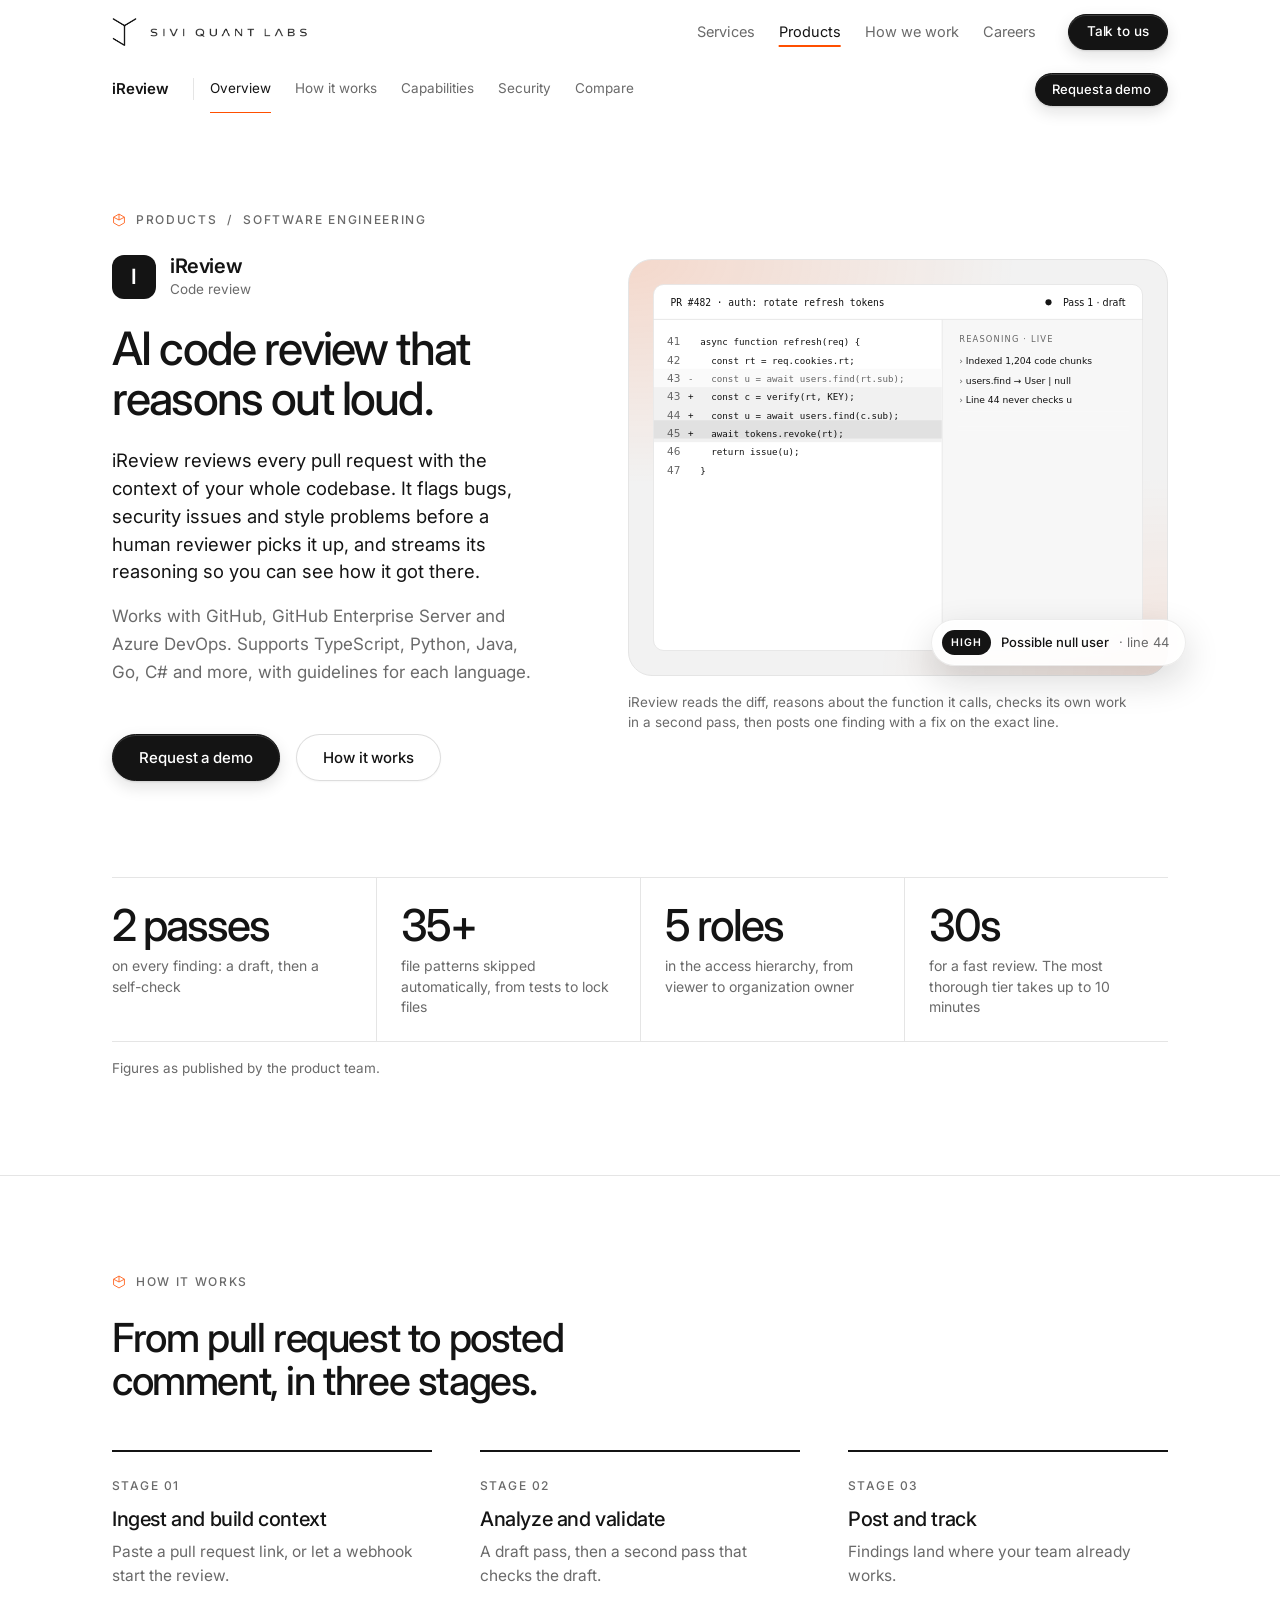
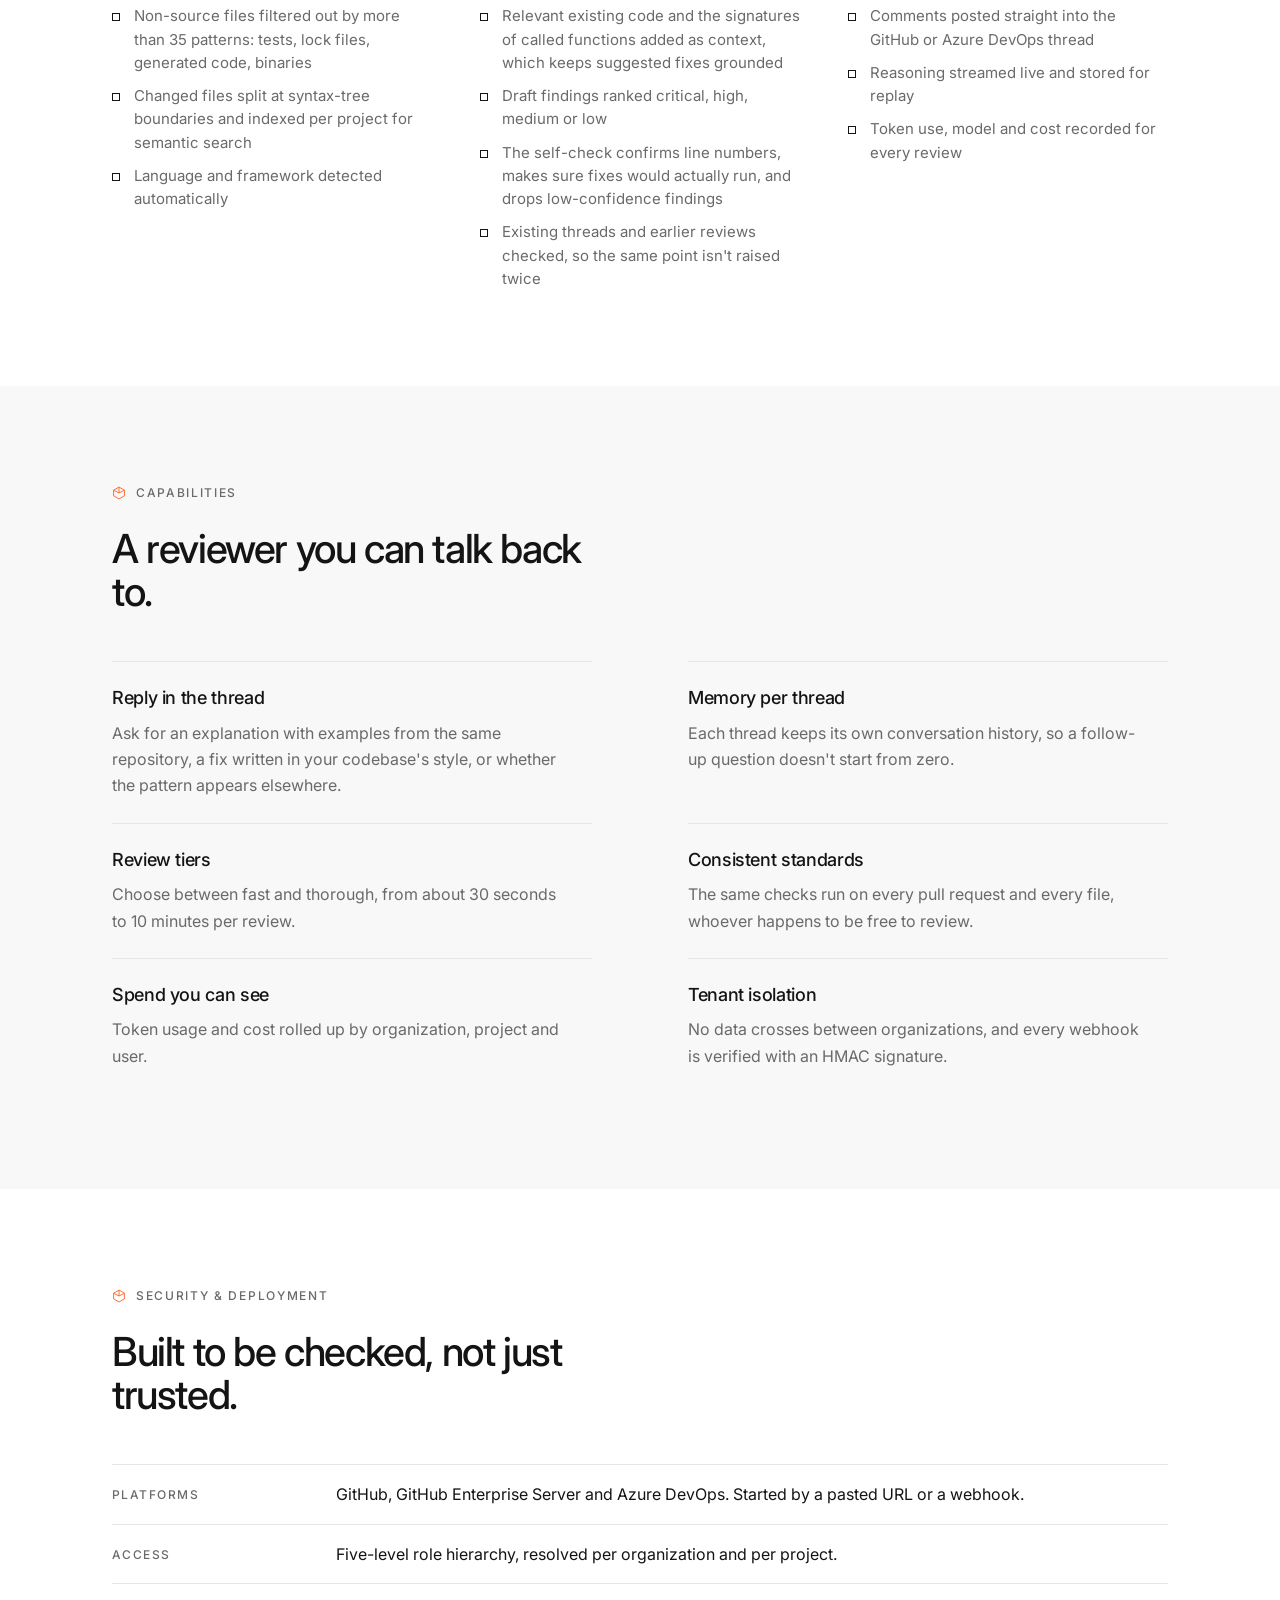
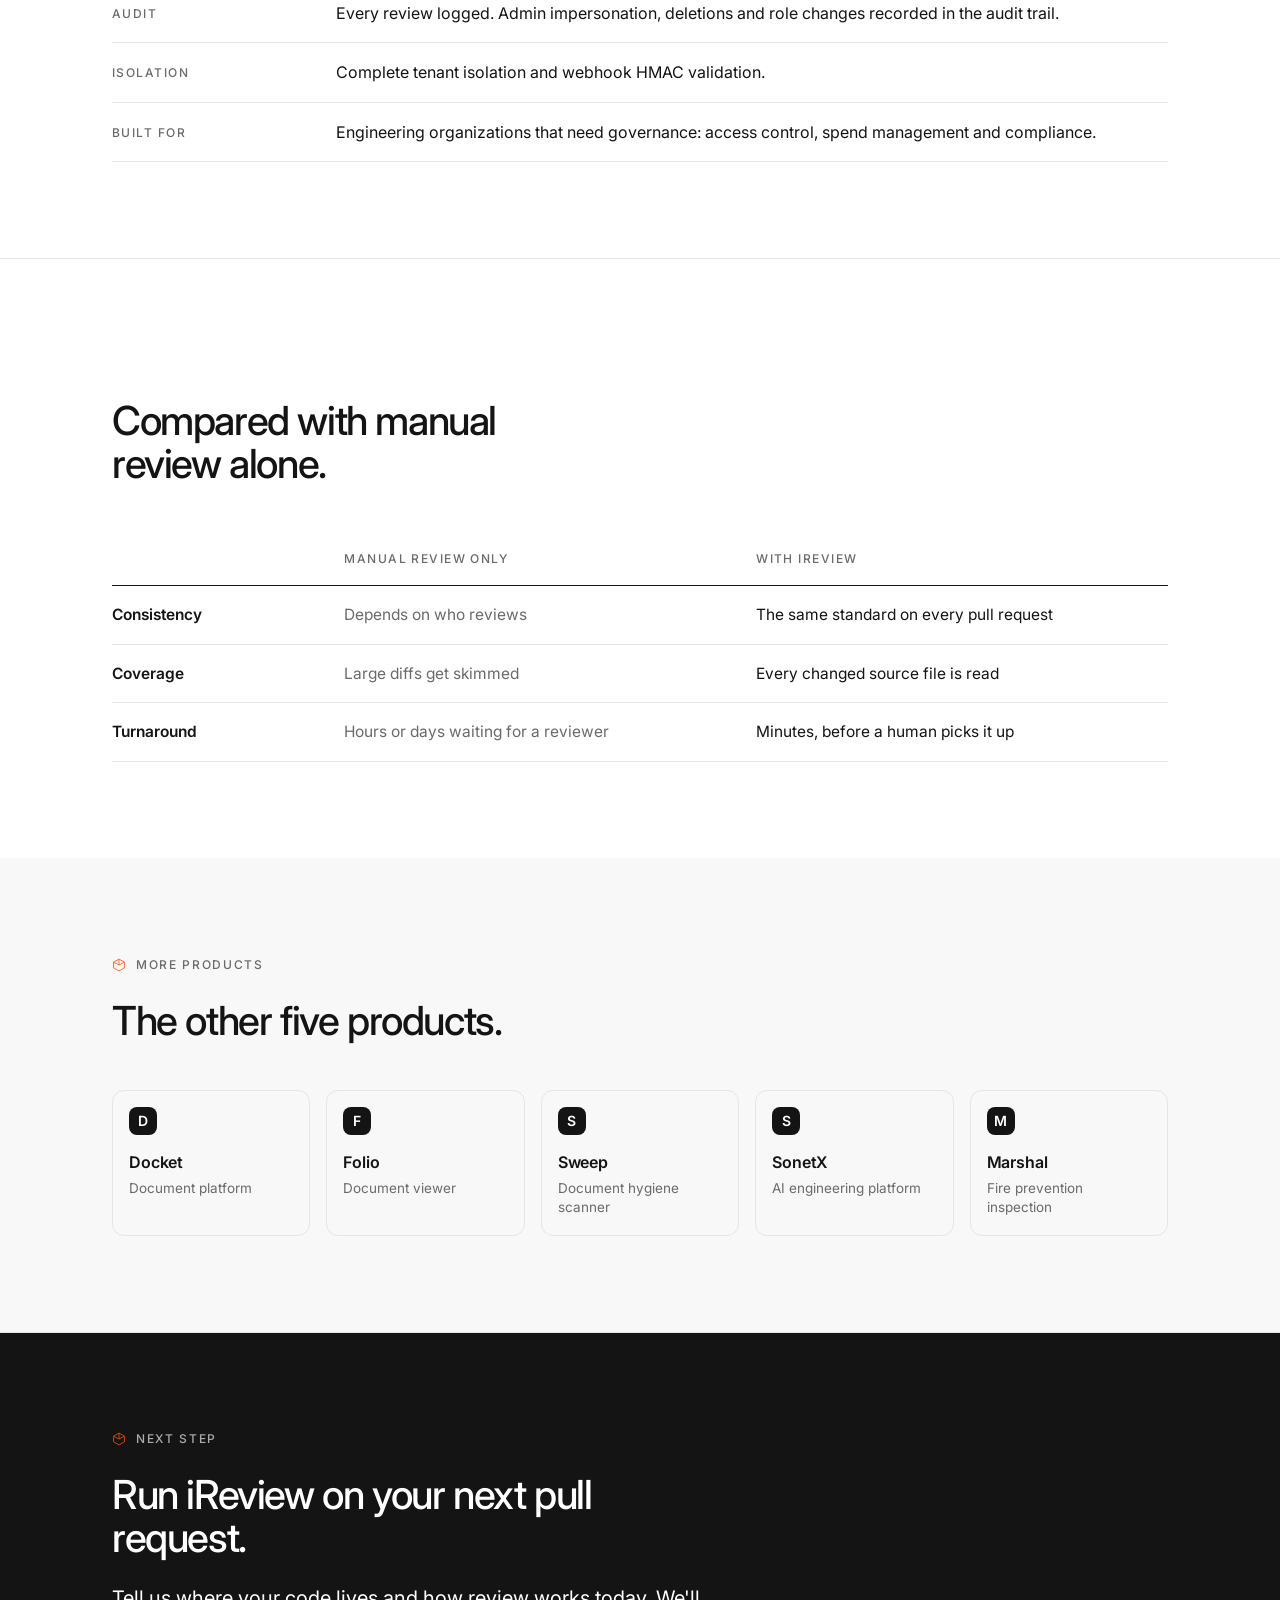
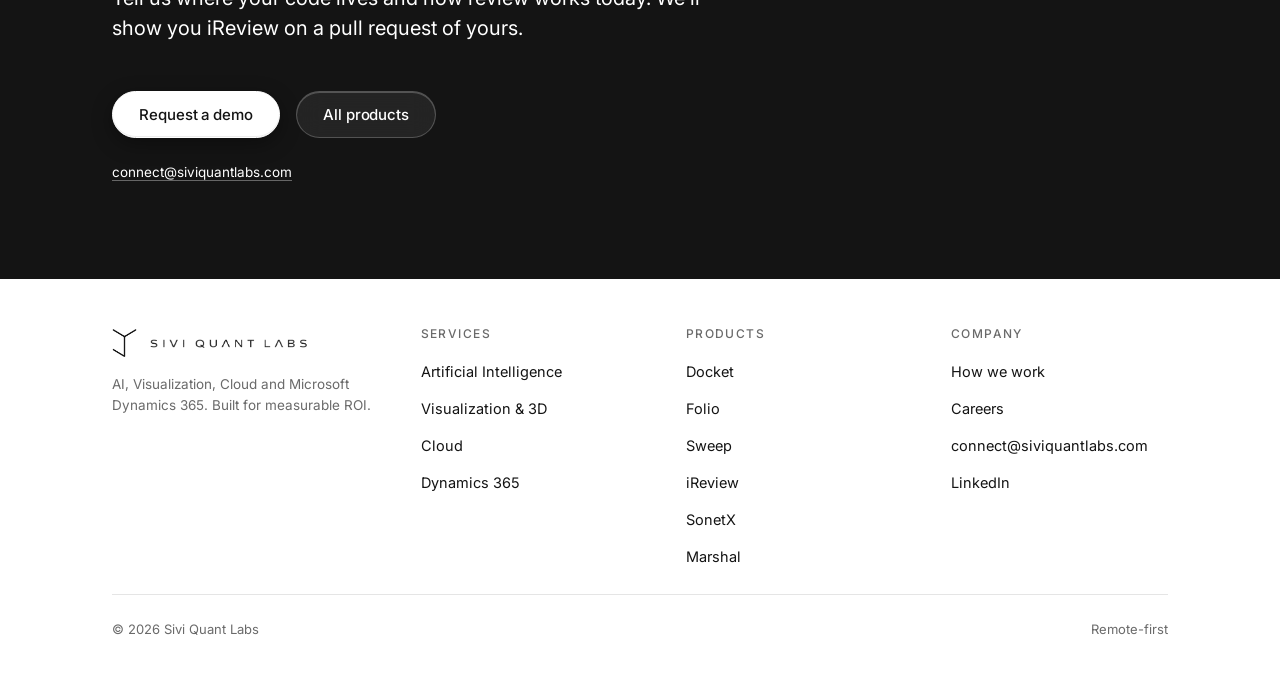
<file: products/ireview/index.html>
<!DOCTYPE html>
<html lang="en">
<head>
<meta charset="utf-8">
<meta name="viewport" content="width=device-width, initial-scale=1">
<title>iReview: AI Code Review for Pull Requests | Sivi Quant Labs</title>
<meta name="description" content="iReview reviews every pull request on GitHub, GitHub Enterprise Server and Azure DevOps with full codebase context, a two-pass self-check, live reasoning, five-level access control and per-team cost tracking.">
<link rel="canonical" href="https://siviquantlabs.com/products/ireview/">
<link rel="icon" href="../../assets/mark-ink.png">
<link rel="apple-touch-icon" href="../../assets/mark-ink.png">
<meta name="theme-color" content="#ffffff">
<meta name="robots" content="index, follow, max-snippet:-1, max-image-preview:large">
<link rel="alternate" type="text/plain" href="https://siviquantlabs.com/llms.txt" title="llms.txt plain-text summary for AI assistants">

<meta property="og:type" content="website">
<meta property="og:url" content="https://siviquantlabs.com/products/ireview/">
<meta property="og:site_name" content="Sivi Quant Labs">
<meta property="og:title" content="iReview: AI Code Review for Pull Requests | Sivi Quant Labs">
<meta property="og:description" content="AI code review that reads every pull request like a senior engineer, flags bugs and security issues, and shows its reasoning.">
<meta property="og:image" content="https://siviquantlabs.com/assets/products/og/ireview.png">
<meta property="og:image:width" content="1200">
<meta property="og:image:height" content="630">
<meta name="twitter:card" content="summary_large_image">

<link rel="preconnect" href="https://fonts.googleapis.com">
<link rel="preconnect" href="https://fonts.gstatic.com" crossorigin>
<link rel="stylesheet" href="https://fonts.googleapis.com/css2?family=Inter:wght@400;500;600&display=swap">
<link rel="stylesheet" href="../../assets/site.css?v=2026092902">
<!-- Reveal animations are gated on this class, so the page stays fully
     visible if JavaScript never runs. -->
<script>document.documentElement.className+=' js';</script>
<script type="application/ld+json">
{
  "@context": "https://schema.org",
  "@graph": [
    {
      "@type": "WebPage",
      "@id": "https://siviquantlabs.com/products/ireview/#webpage",
      "url": "https://siviquantlabs.com/products/ireview/",
      "name": "iReview: AI Code Review for Pull Requests | Sivi Quant Labs",
      "description": "iReview reviews every pull request on GitHub, GitHub Enterprise Server and Azure DevOps with full codebase context, a two-pass self-check, live reasoning, five-level access control and per-team cost tracking.",
      "about": {
        "@id": "https://siviquantlabs.com/products/ireview/#software"
      },
      "inLanguage": "en",
      "primaryImageOfPage": {
        "@type": "ImageObject",
        "url": "https://siviquantlabs.com/assets/products/og/ireview.png"
      }
    },
    {
      "@type": "BreadcrumbList",
      "itemListElement": [
        {
          "@type": "ListItem",
          "position": 1,
          "name": "Home",
          "item": "https://siviquantlabs.com/"
        },
        {
          "@type": "ListItem",
          "position": 2,
          "name": "Products",
          "item": "https://siviquantlabs.com/products/"
        },
        {
          "@type": "ListItem",
          "position": 3,
          "name": "iReview",
          "item": "https://siviquantlabs.com/products/ireview/"
        }
      ]
    },
    {
      "@type": "SoftwareApplication",
      "@id": "https://siviquantlabs.com/products/ireview/#software",
      "name": "iReview",
      "description": "iReview reviews every pull request on GitHub, GitHub Enterprise Server and Azure DevOps with full codebase context, a two-pass self-check, live reasoning, five-level access control and per-team cost tracking.",
      "applicationCategory": "DeveloperApplication",
      "url": "https://siviquantlabs.com/products/ireview/",
      "image": "https://siviquantlabs.com/assets/products/og/ireview.png",
      "publisher": {
        "@id": "https://siviquantlabs.com/#organization"
      }
    },
    {
      "@type": "Organization",
      "@id": "https://siviquantlabs.com/#organization",
      "name": "Sivi Quant Labs",
      "url": "https://siviquantlabs.com/",
      "logo": "https://siviquantlabs.com/assets/og.png",
      "email": "connect@siviquantlabs.com",
      "sameAs": [
        "https://www.linkedin.com/company/siviquantlabs"
      ]
    }
  ]
}
</script>
</head>
<body>

<a class="skip" href="#main">Skip to content</a>

<header>
  <div class="wrap nav">
    <a class="brand" href="../../" aria-label="Sivi Quant Labs home">
      <img class="mark" src="../../assets/mark-ink.png" alt="" width="390" height="465">
      <img class="word" src="../../assets/wordmark-ink.png" alt="Sivi Quant Labs" width="955" height="66">
    </a>
    <nav class="navlinks" aria-label="Primary">
      <a class="desktop-only" href="../../services/">Services</a>
      <a class="desktop-only" href="../../products/" aria-current="page">Products</a>
      <a class="desktop-only" href="../../#how">How we work</a>
      <a class="desktop-only" href="../../careers/">Careers</a>
      <a class="btn btn-solid" href="mailto:connect@siviquantlabs.com?subject=Talk%20to%20Sivi%20Quant%20Labs" data-form="general" data-subject="Product enquiry: iReview">Talk to us</a>
      <button class="menu-btn" type="button" aria-expanded="false" aria-controls="menu" aria-label="Open menu"><span></span><span></span></button>
    </nav>
  </div>
</header>

<div id="menu" class="menu" hidden>
  <div class="menu-in">
    <nav class="menu-links" aria-label="Menu">
      <a href="../../"><b>Home</b><span>Sivi Quant Labs</span></a>
      <a href="../../services/"><b>Services</b><span>AI, 3D, Cloud, Dynamics 365</span></a>
      <a href="../../products/" aria-current="page"><b>Products</b><span>Six products</span></a>
      <a href="../../#how"><b>How we work</b><span>Our commitments</span></a>
      <a href="../../careers/"><b>Careers</b><span>Open roles</span></a>
    </nav>
    <div class="menu-foot">
      <a class="btn btn-solid" href="mailto:connect@siviquantlabs.com?subject=Talk%20to%20Sivi%20Quant%20Labs" data-form="general" data-subject="Product enquiry: iReview">Talk to us</a>
      <p class="caption"><a href="mailto:connect@siviquantlabs.com">connect@siviquantlabs.com</a></p>
    </div>
  </div>
</div>

<div class="subnav">
  <div class="wrap subnav-in">
    <span class="subnav-t">iReview</span>
    <nav class="subnav-links" aria-label="On this page">
      <a href="#overview">Overview</a>
      <a href="#how">How it works</a>
      <a href="#capabilities">Capabilities</a>
      <a href="#security">Security</a>
      <a href="#compare">Compare</a>
    </nav>
    <a class="btn btn-solid" href="mailto:connect@siviquantlabs.com?subject=Demo%20request%3A%20iReview" data-form="general" data-subject="Demo request: iReview" data-title="Run iReview on your next pull request." data-sub="Tell us where your code lives and how review works today. We'll show you iReview on a pull request of yours.">Request a demo</a>
  </div>
</div>

<main id="main">

<!-- ================= HERO ================= -->
<section id="overview" class="wrap p-hero">
  <div>
    <div class="label crumb">
      <svg class="cube" viewBox="0 0 16 16" fill="none" stroke="currentColor" stroke-width="1" stroke-linejoin="round" aria-hidden="true"><path d="M8 1.2 14.2 4.8 14.2 11.2 8 14.8 1.8 11.2 1.8 4.8Z"/><path d="M8 8V1.2M8 8 1.8 4.8M8 8l6.2-3.2"/></svg>
      <a href="../">Products</a><span>/</span><a href="../#engineering">Software engineering</a>
    </div>
    <div class="p-lockup">
      <span class="tile" aria-hidden="true">I</span>
      <div><b>iReview</b><span>Code review</span></div>
    </div>
    <h1>AI code review that reasons out loud.</h1>
    <p class="lead">iReview reviews every pull request with the context of your whole codebase. It flags bugs, security issues and style problems before a human reviewer picks it up, and streams its reasoning so you can see how it got there.</p>
    <p class="body">Works with GitHub, GitHub Enterprise Server and Azure DevOps. Supports TypeScript, Python, Java, Go, C# and more, with guidelines for each language.</p>
    <div class="btn-row">
      <a class="btn btn-solid" href="mailto:connect@siviquantlabs.com?subject=Demo%20request%3A%20iReview" data-form="general" data-subject="Demo request: iReview" data-title="Run iReview on your next pull request." data-sub="Tell us where your code lives and how review works today. We'll show you iReview on a pull request of yours.">Request a demo</a>
      <a class="btn btn-ghost" href="#how">How it works</a>
    </div>
  </div>
  <figure class="p-figure">
    <div class="p-media">
          <picture>
            <source media="(prefers-reduced-motion: reduce)" srcset="../../assets/products/ireview-still.svg">
            <img src="../../assets/products/ireview.svg" alt="iReview reads the diff, reasons about the function it calls, checks its own work in a second pass, then posts one finding with a fix on the exact line." width="560" height="420">
          </picture>
        </div>
    <div class="frag frag--br" aria-hidden="true"><span class="frag-tag">HIGH</span>Possible null user <span class="frag-k">&middot; line 44</span></div>
    <figcaption>iReview reads the diff, reasons about the function it calls, checks its own work in a second pass, then posts one finding with a fix on the exact line.</figcaption>
  </figure>
</section>

<!-- ================= NUMBERS ================= -->
<section class="wrap" style="padding-bottom:var(--s5)">
  <div class="stats reveal">
      <div class="stat"><b>2 passes</b><span>on every finding: a draft, then a self-check</span></div>
      <div class="stat"><b>35+</b><span>file patterns skipped automatically, from tests to lock files</span></div>
      <div class="stat"><b>5 roles</b><span>in the access hierarchy, from viewer to organization owner</span></div>
      <div class="stat"><b>30s</b><span>for a fast review. The most thorough tier takes up to 10 minutes</span></div>
  </div>
  <p class="caption stat-src reveal">Figures as published by the product team.</p>
</section>

<!-- ================= HOW IT WORKS ================= -->
<section id="how" class="section">
  <div class="wrap">
    <div class="label reveal">
      <svg class="cube" viewBox="0 0 16 16" fill="none" stroke="currentColor" stroke-width="1" stroke-linejoin="round" aria-hidden="true"><path d="M8 1.2 14.2 4.8 14.2 11.2 8 14.8 1.8 11.2 1.8 4.8Z"/><path d="M8 8V1.2M8 8 1.8 4.8M8 8l6.2-3.2"/></svg>
      How it works
    </div>
    <h2 class="reveal">From pull request to posted comment, in three stages.</h2>
    <div class="phases">
      <div class="phase reveal">
        <span class="n">STAGE 01</span>
        <h3>Ingest and build context</h3>
          <p>Paste a pull request link, or let a webhook start the review.</p>
        <ul class="list">
            <li>Non-source files filtered out by more than 35 patterns: tests, lock files, generated code, binaries</li>
            <li>Changed files split at syntax-tree boundaries and indexed per project for semantic search</li>
            <li>Language and framework detected automatically</li>
        </ul>
      </div>
      <div class="phase reveal">
        <span class="n">STAGE 02</span>
        <h3>Analyze and validate</h3>
          <p>A draft pass, then a second pass that checks the draft.</p>
        <ul class="list">
            <li>Relevant existing code and the signatures of called functions added as context, which keeps suggested fixes grounded</li>
            <li>Draft findings ranked critical, high, medium or low</li>
            <li>The self-check confirms line numbers, makes sure fixes would actually run, and drops low-confidence findings</li>
            <li>Existing threads and earlier reviews checked, so the same point isn't raised twice</li>
        </ul>
      </div>
      <div class="phase reveal">
        <span class="n">STAGE 03</span>
        <h3>Post and track</h3>
          <p>Findings land where your team already works.</p>
        <ul class="list">
            <li>Comments posted straight into the GitHub or Azure DevOps thread</li>
            <li>Reasoning streamed live and stored for replay</li>
            <li>Token use, model and cost recorded for every review</li>
        </ul>
      </div>
    </div>
  </div>
</section>

<!-- ================= CAPABILITIES ================= -->
<section id="capabilities" class="section soft">
  <div class="wrap">
    <div class="label reveal">
      <svg class="cube" viewBox="0 0 16 16" fill="none" stroke="currentColor" stroke-width="1" stroke-linejoin="round" aria-hidden="true"><path d="M8 1.2 14.2 4.8 14.2 11.2 8 14.8 1.8 11.2 1.8 4.8Z"/><path d="M8 8V1.2M8 8 1.8 4.8M8 8l6.2-3.2"/></svg>
      Capabilities
    </div>
    <h2 class="reveal">A reviewer you can talk back to.</h2>
    <div class="offers">
      <article class="offer reveal">
        <h3>Reply in the thread</h3>
        <p>Ask for an explanation with examples from the same repository, a fix written in your codebase's style, or whether the pattern appears elsewhere.</p>
      </article>
      <article class="offer reveal">
        <h3>Memory per thread</h3>
        <p>Each thread keeps its own conversation history, so a follow-up question doesn't start from zero.</p>
      </article>
      <article class="offer reveal">
        <h3>Review tiers</h3>
        <p>Choose between fast and thorough, from about 30 seconds to 10 minutes per review.</p>
      </article>
      <article class="offer reveal">
        <h3>Consistent standards</h3>
        <p>The same checks run on every pull request and every file, whoever happens to be free to review.</p>
      </article>
      <article class="offer reveal">
        <h3>Spend you can see</h3>
        <p>Token usage and cost rolled up by organization, project and user.</p>
      </article>
      <article class="offer reveal">
        <h3>Tenant isolation</h3>
        <p>No data crosses between organizations, and every webhook is verified with an HMAC signature.</p>
      </article>
    </div>
  </div>
</section>

<!-- ================= TRUST ================= -->
<section id="security" class="section">
  <div class="wrap">
    <div class="label reveal">
      <svg class="cube" viewBox="0 0 16 16" fill="none" stroke="currentColor" stroke-width="1" stroke-linejoin="round" aria-hidden="true"><path d="M8 1.2 14.2 4.8 14.2 11.2 8 14.8 1.8 11.2 1.8 4.8Z"/><path d="M8 8V1.2M8 8 1.8 4.8M8 8l6.2-3.2"/></svg>
      Security &amp; deployment
    </div>
    <h2 class="reveal">Built to be checked, not just trusted.</h2>
    <dl class="spec reveal">
      <div><dt>Platforms</dt><dd>GitHub, GitHub Enterprise Server and Azure DevOps. Started by a pasted URL or a webhook.</dd></div>
      <div><dt>Access</dt><dd>Five-level role hierarchy, resolved per organization and per project.</dd></div>
      <div><dt>Audit</dt><dd>Every review logged. Admin impersonation, deletions and role changes recorded in the audit trail.</dd></div>
      <div><dt>Isolation</dt><dd>Complete tenant isolation and webhook HMAC validation.</dd></div>
      <div><dt>Built for</dt><dd>Engineering organizations that need governance: access control, spend management and compliance.</dd></div>
    </dl>
  </div>
</section>

<!-- ================= COMPARE ================= -->
<section id="compare" class="section">
  <div class="wrap">
    <div class="label reveal">
      <svg class="cube" viewBox="0 0 16 16" fill="none" stroke="currentColor" stroke-width="1" stroke-linejoin="round" aria-hidden="true"><path d="M8 1.2 14.2 4.8 14.2 11.2 8 14.8 1.8 11.2 1.8 4.8Z"/><path d="M8 8V1.2M8 8 1.8 4.8M8 8l6.2-3.2"/></svg>
      Why it's different
    </div>
    <h2 class="reveal">Compared with manual review alone.</h2>
    <table class="compare reveal">
      <thead><tr><th scope="col"><span class="vh">Area</span></th><th scope="col">Manual review only</th><th scope="col">With iReview</th></tr></thead>
      <tbody>
        <tr><th scope="row">Consistency</th><td data-h="Manual review only">Depends on who reviews</td><td data-h="With iReview">The same standard on every pull request</td></tr>
        <tr><th scope="row">Coverage</th><td data-h="Manual review only">Large diffs get skimmed</td><td data-h="With iReview">Every changed source file is read</td></tr>
        <tr><th scope="row">Turnaround</th><td data-h="Manual review only">Hours or days waiting for a reviewer</td><td data-h="With iReview">Minutes, before a human picks it up</td></tr>
      </tbody>
    </table>
  </div>
</section>

<!-- ================= MORE ================= -->
<section id="more" class="section soft">
  <div class="wrap">
    <div class="label reveal">
      <svg class="cube" viewBox="0 0 16 16" fill="none" stroke="currentColor" stroke-width="1" stroke-linejoin="round" aria-hidden="true"><path d="M8 1.2 14.2 4.8 14.2 11.2 8 14.8 1.8 11.2 1.8 4.8Z"/><path d="M8 8V1.2M8 8 1.8 4.8M8 8l6.2-3.2"/></svg>
      More products
    </div>
    <h2 class="reveal">The other five products.</h2>
    <nav class="mini reveal" aria-label="Other products">
      <a href="../docket/"><span class="tile" aria-hidden="true">D</span><b>Docket</b><span>Document platform</span></a>
      <a href="../folio/"><span class="tile" aria-hidden="true">F</span><b>Folio</b><span>Document viewer</span></a>
      <a href="../sweep/"><span class="tile" aria-hidden="true">S</span><b>Sweep</b><span>Document hygiene scanner</span></a>
      <a href="../sonetx/"><span class="tile" aria-hidden="true">S</span><b>SonetX</b><span>AI engineering platform</span></a>
      <a href="../marshal/"><span class="tile" aria-hidden="true">M</span><b>Marshal</b><span>Fire prevention inspection</span></a>
    </nav>
  </div>
</section>

<!-- ================= CTA ================= -->
<section class="band band--ink">
  <div class="wrap">
    <div class="label reveal">
      <svg class="cube" viewBox="0 0 16 16" fill="none" stroke="currentColor" stroke-width="1" stroke-linejoin="round" aria-hidden="true"><path d="M8 1.2 14.2 4.8 14.2 11.2 8 14.8 1.8 11.2 1.8 4.8Z"/><path d="M8 8V1.2M8 8 1.8 4.8M8 8l6.2-3.2"/></svg>
      Next step
    </div>
    <h2 class="reveal">Run iReview on your next pull request.</h2>
    <p class="lead reveal">Tell us where your code lives and how review works today. We'll show you iReview on a pull request of yours.</p>
    <div class="btn-row reveal">
      <a class="btn btn-solid" href="mailto:connect@siviquantlabs.com?subject=Demo%20request%3A%20iReview" data-form="general" data-subject="Demo request: iReview" data-title="Run iReview on your next pull request." data-sub="Tell us where your code lives and how review works today. We'll show you iReview on a pull request of yours.">Request a demo</a>
      <a class="btn btn-ghost" href="../">All products</a>
    </div>
    <p class="caption reveal" style="margin-top:var(--s3)">
      <a class="link" href="mailto:connect@siviquantlabs.com">connect@siviquantlabs.com</a>
    </p>
  </div>
</section>

</main>

<footer>
  <div class="wrap">
    <div class="foot-map">
      <div>
        <a class="brand" href="../../" aria-label="Sivi Quant Labs home">
          <img class="mark" src="../../assets/mark-ink.png" alt="" width="390" height="465">
          <img class="word" src="../../assets/wordmark-ink.png" alt="Sivi Quant Labs" width="955" height="66">
        </a>
        <p class="caption">AI, Visualization, Cloud and Microsoft Dynamics 365. Built for measurable ROI.</p>
      </div>
      <div>
        <h2>Services</h2>
        <ul><li><a href="../../services/#ai">Artificial Intelligence</a></li><li><a href="../../services/#visualization">Visualization &amp; 3D</a></li><li><a href="../../services/#cloud">Cloud</a></li><li><a href="../../services/#dynamics">Dynamics 365</a></li></ul>
      </div>
      <div>
        <h2>Products</h2>
        <ul><li><a href="../../products/docket/">Docket</a></li><li><a href="../../products/folio/">Folio</a></li><li><a href="../../products/sweep/">Sweep</a></li><li><a href="../../products/ireview/">iReview</a></li><li><a href="../../products/sonetx/">SonetX</a></li><li><a href="../../products/marshal/">Marshal</a></li></ul>
      </div>
      <div>
        <h2>Company</h2>
        <ul><li><a href="../../#how">How we work</a></li><li><a href="../../careers/">Careers</a></li><li><a href="mailto:connect@siviquantlabs.com">connect@siviquantlabs.com</a></li><li><a href="https://www.linkedin.com/company/siviquantlabs">LinkedIn</a></li></ul>
      </div>
    </div>
    <div class="foot-legal"><span>&copy; 2026 Sivi Quant Labs</span><span>Remote-first</span></div>
  </div>
</footer>

<div id="toast" role="status" aria-live="polite"></div>

<script src="../../assets/site.js?v=2026092902" defer></script>
<script src="../../assets/forms.js?v=2026092902" defer></script>
</body>
</html>
</file>
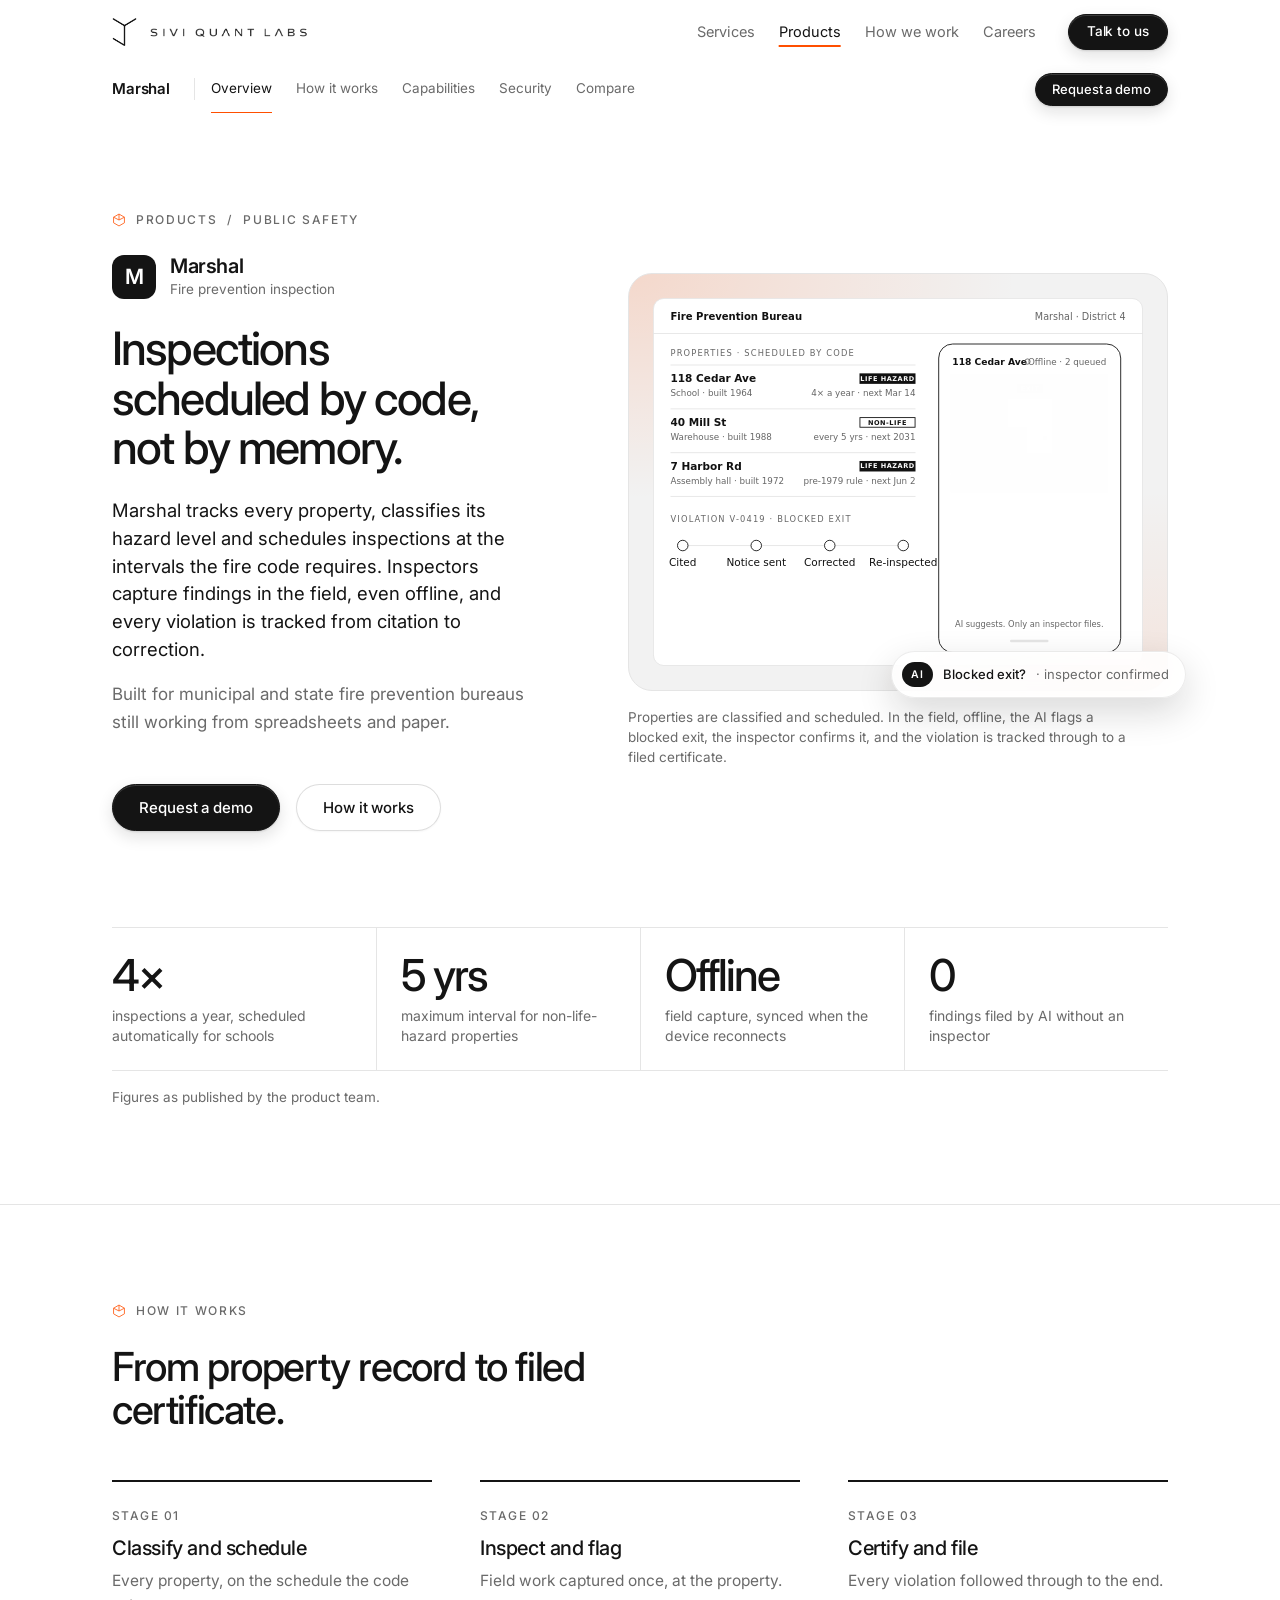
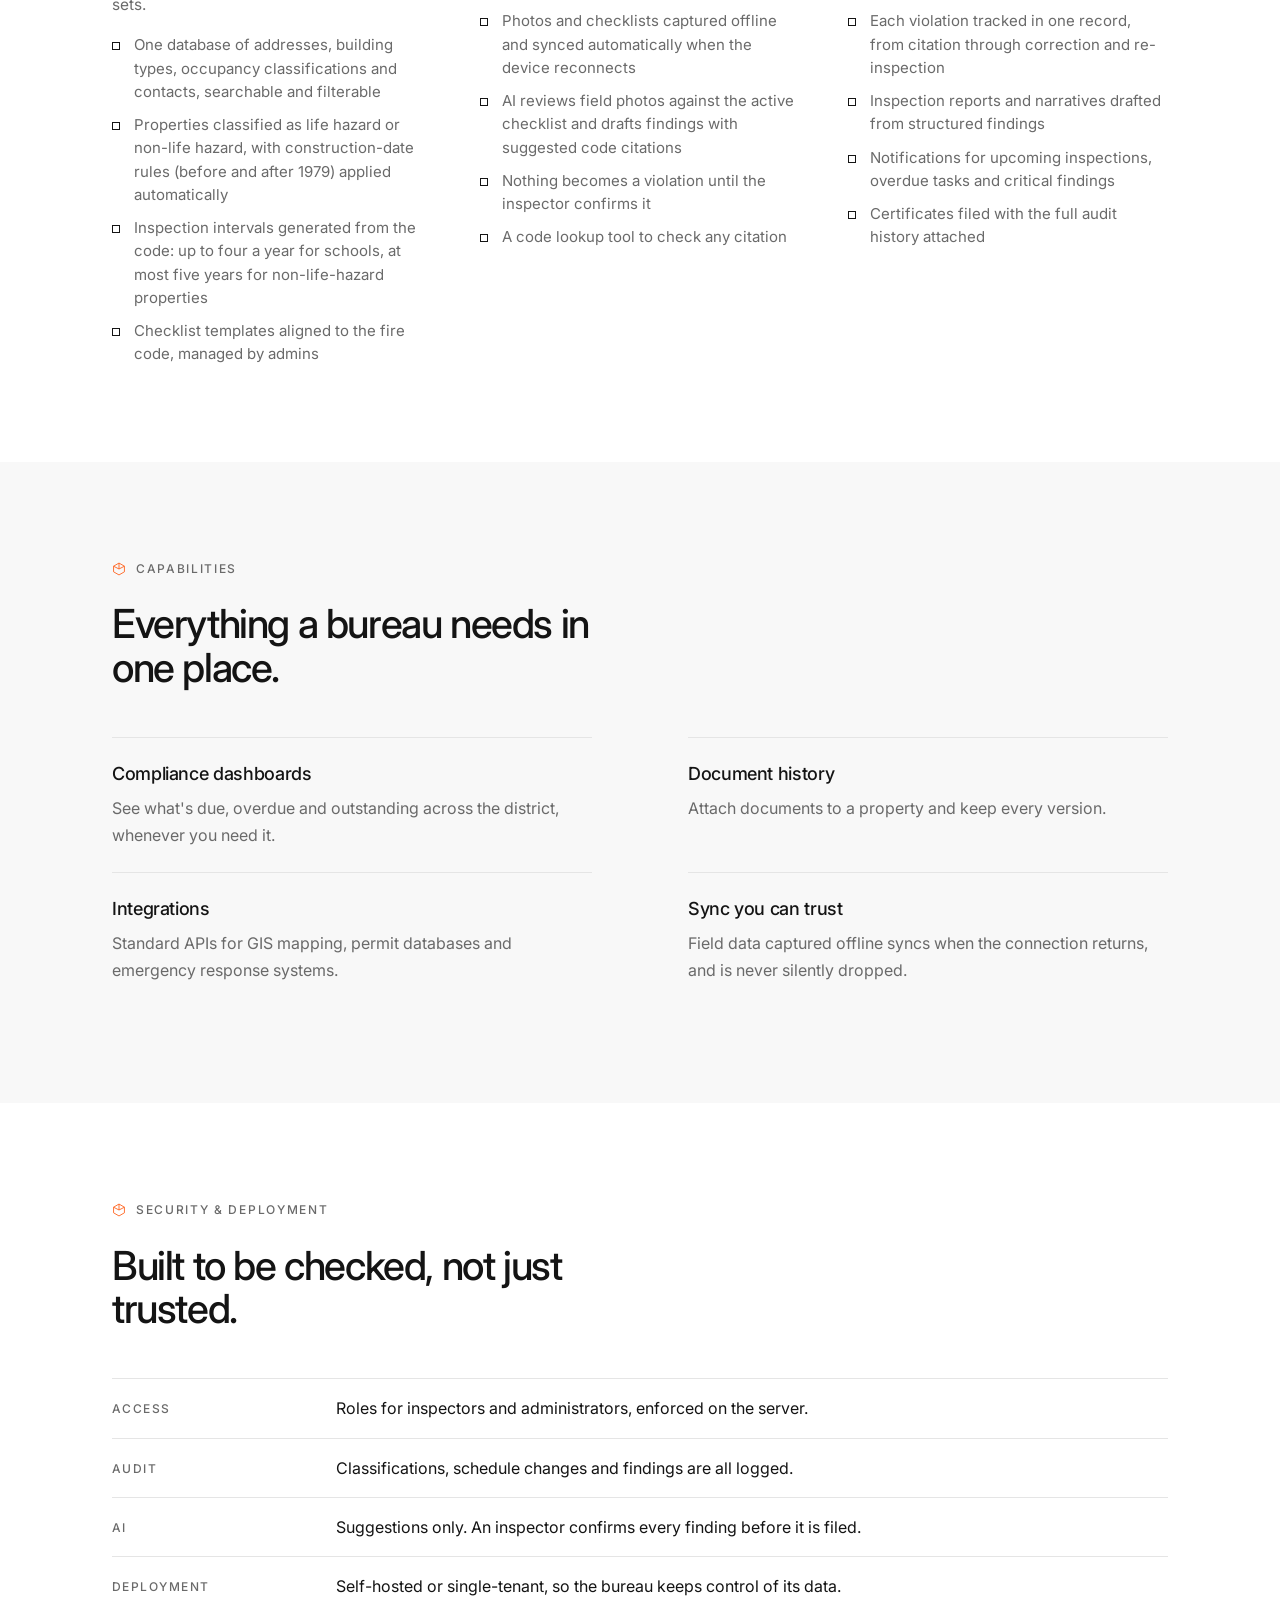
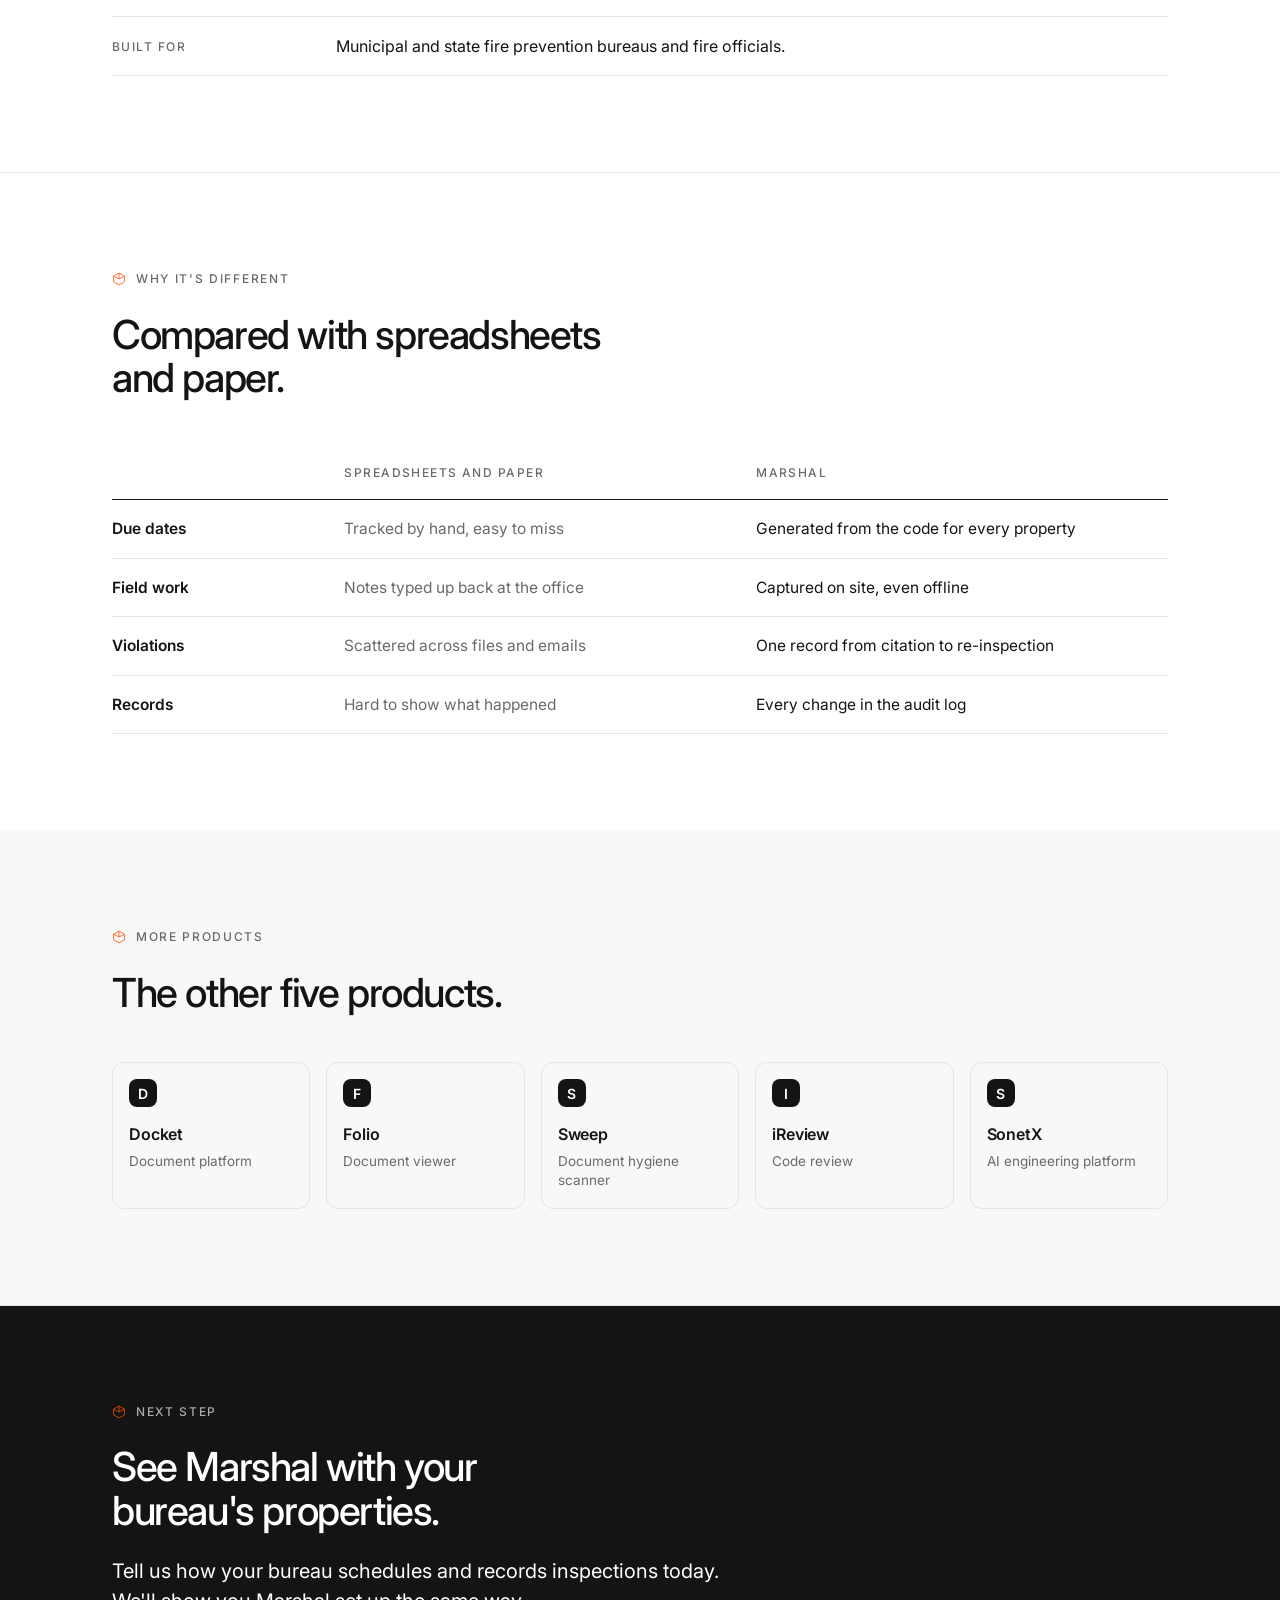
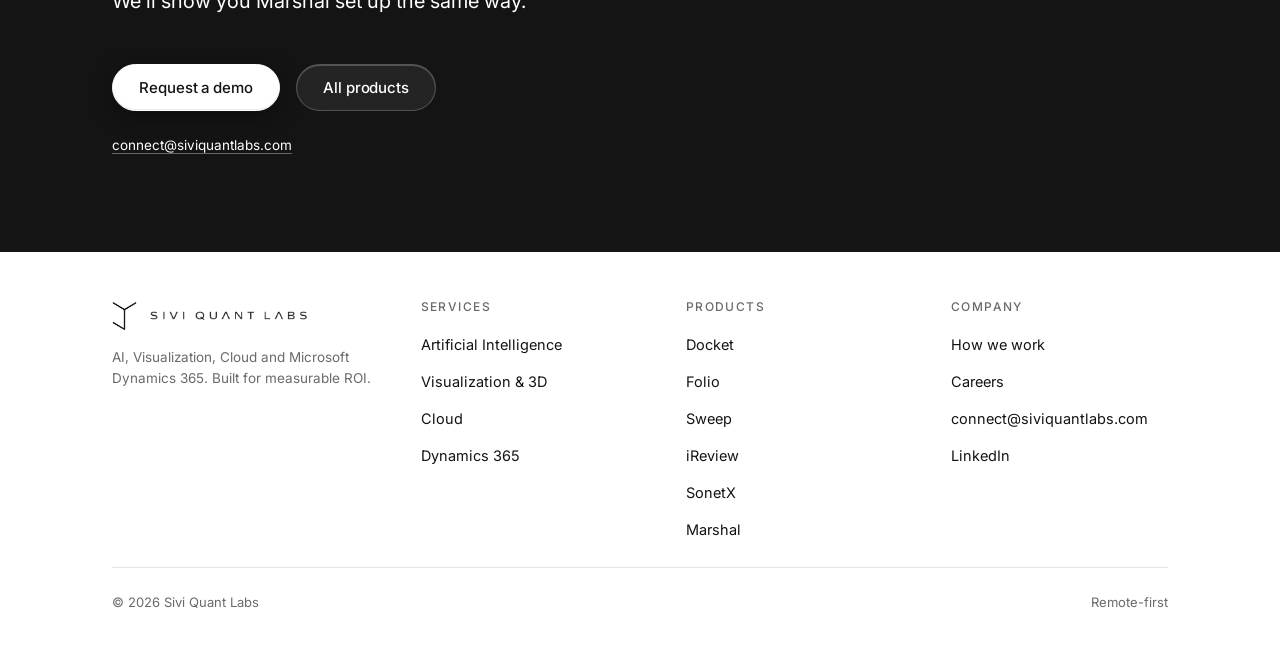
<file: products/marshal/index.html>
<!DOCTYPE html>
<html lang="en">
<head>
<meta charset="utf-8">
<meta name="viewport" content="width=device-width, initial-scale=1">
<title>Marshal: Fire Prevention Inspection Software for Bureaus | Sivi Quant Labs</title>
<meta name="description" content="Marshal schedules fire inspections by code, not by memory: automatic life-hazard classification, offline field capture, AI-assisted hazard flagging that inspectors confirm, and violation tracking from citation to correction.">
<link rel="canonical" href="https://siviquantlabs.com/products/marshal/">
<link rel="icon" href="../../assets/mark-ink.png">
<link rel="apple-touch-icon" href="../../assets/mark-ink.png">
<meta name="theme-color" content="#ffffff">
<meta name="robots" content="index, follow, max-snippet:-1, max-image-preview:large">
<link rel="alternate" type="text/plain" href="https://siviquantlabs.com/llms.txt" title="llms.txt plain-text summary for AI assistants">

<meta property="og:type" content="website">
<meta property="og:url" content="https://siviquantlabs.com/products/marshal/">
<meta property="og:site_name" content="Sivi Quant Labs">
<meta property="og:title" content="Marshal: Fire Prevention Inspection Software for Bureaus | Sivi Quant Labs">
<meta property="og:description" content="Code-aware inspection scheduling for fire prevention bureaus, with offline field capture, AI-assisted hazard flagging and violation tracking.">
<meta property="og:image" content="https://siviquantlabs.com/assets/products/og/marshal.png">
<meta property="og:image:width" content="1200">
<meta property="og:image:height" content="630">
<meta name="twitter:card" content="summary_large_image">

<link rel="preconnect" href="https://fonts.googleapis.com">
<link rel="preconnect" href="https://fonts.gstatic.com" crossorigin>
<link rel="stylesheet" href="https://fonts.googleapis.com/css2?family=Inter:wght@400;500;600&display=swap">
<link rel="stylesheet" href="../../assets/site.css?v=2026092902">
<!-- Reveal animations are gated on this class, so the page stays fully
     visible if JavaScript never runs. -->
<script>document.documentElement.className+=' js';</script>
<script type="application/ld+json">
{
  "@context": "https://schema.org",
  "@graph": [
    {
      "@type": "WebPage",
      "@id": "https://siviquantlabs.com/products/marshal/#webpage",
      "url": "https://siviquantlabs.com/products/marshal/",
      "name": "Marshal: Fire Prevention Inspection Software for Bureaus | Sivi Quant Labs",
      "description": "Marshal schedules fire inspections by code, not by memory: automatic life-hazard classification, offline field capture, AI-assisted hazard flagging that inspectors confirm, and violation tracking from citation to correction.",
      "about": {
        "@id": "https://siviquantlabs.com/products/marshal/#software"
      },
      "inLanguage": "en",
      "primaryImageOfPage": {
        "@type": "ImageObject",
        "url": "https://siviquantlabs.com/assets/products/og/marshal.png"
      }
    },
    {
      "@type": "BreadcrumbList",
      "itemListElement": [
        {
          "@type": "ListItem",
          "position": 1,
          "name": "Home",
          "item": "https://siviquantlabs.com/"
        },
        {
          "@type": "ListItem",
          "position": 2,
          "name": "Products",
          "item": "https://siviquantlabs.com/products/"
        },
        {
          "@type": "ListItem",
          "position": 3,
          "name": "Marshal",
          "item": "https://siviquantlabs.com/products/marshal/"
        }
      ]
    },
    {
      "@type": "SoftwareApplication",
      "@id": "https://siviquantlabs.com/products/marshal/#software",
      "name": "Marshal",
      "description": "Marshal schedules fire inspections by code, not by memory: automatic life-hazard classification, offline field capture, AI-assisted hazard flagging that inspectors confirm, and violation tracking from citation to correction.",
      "applicationCategory": "GovernmentApplication",
      "url": "https://siviquantlabs.com/products/marshal/",
      "image": "https://siviquantlabs.com/assets/products/og/marshal.png",
      "publisher": {
        "@id": "https://siviquantlabs.com/#organization"
      }
    },
    {
      "@type": "Organization",
      "@id": "https://siviquantlabs.com/#organization",
      "name": "Sivi Quant Labs",
      "url": "https://siviquantlabs.com/",
      "logo": "https://siviquantlabs.com/assets/og.png",
      "email": "connect@siviquantlabs.com",
      "sameAs": [
        "https://www.linkedin.com/company/siviquantlabs"
      ]
    }
  ]
}
</script>
</head>
<body>

<a class="skip" href="#main">Skip to content</a>

<header>
  <div class="wrap nav">
    <a class="brand" href="../../" aria-label="Sivi Quant Labs home">
      <img class="mark" src="../../assets/mark-ink.png" alt="" width="390" height="465">
      <img class="word" src="../../assets/wordmark-ink.png" alt="Sivi Quant Labs" width="955" height="66">
    </a>
    <nav class="navlinks" aria-label="Primary">
      <a class="desktop-only" href="../../services/">Services</a>
      <a class="desktop-only" href="../../products/" aria-current="page">Products</a>
      <a class="desktop-only" href="../../#how">How we work</a>
      <a class="desktop-only" href="../../careers/">Careers</a>
      <a class="btn btn-solid" href="mailto:connect@siviquantlabs.com?subject=Talk%20to%20Sivi%20Quant%20Labs" data-form="general" data-subject="Product enquiry: Marshal">Talk to us</a>
      <button class="menu-btn" type="button" aria-expanded="false" aria-controls="menu" aria-label="Open menu"><span></span><span></span></button>
    </nav>
  </div>
</header>

<div id="menu" class="menu" hidden>
  <div class="menu-in">
    <nav class="menu-links" aria-label="Menu">
      <a href="../../"><b>Home</b><span>Sivi Quant Labs</span></a>
      <a href="../../services/"><b>Services</b><span>AI, 3D, Cloud, Dynamics 365</span></a>
      <a href="../../products/" aria-current="page"><b>Products</b><span>Six products</span></a>
      <a href="../../#how"><b>How we work</b><span>Our commitments</span></a>
      <a href="../../careers/"><b>Careers</b><span>Open roles</span></a>
    </nav>
    <div class="menu-foot">
      <a class="btn btn-solid" href="mailto:connect@siviquantlabs.com?subject=Talk%20to%20Sivi%20Quant%20Labs" data-form="general" data-subject="Product enquiry: Marshal">Talk to us</a>
      <p class="caption"><a href="mailto:connect@siviquantlabs.com">connect@siviquantlabs.com</a></p>
    </div>
  </div>
</div>

<div class="subnav">
  <div class="wrap subnav-in">
    <span class="subnav-t">Marshal</span>
    <nav class="subnav-links" aria-label="On this page">
      <a href="#overview">Overview</a>
      <a href="#how">How it works</a>
      <a href="#capabilities">Capabilities</a>
      <a href="#security">Security</a>
      <a href="#compare">Compare</a>
    </nav>
    <a class="btn btn-solid" href="mailto:connect@siviquantlabs.com?subject=Demo%20request%3A%20Marshal" data-form="general" data-subject="Demo request: Marshal" data-title="See Marshal with your bureau's properties." data-sub="Tell us how your bureau schedules and records inspections today. We'll show you Marshal set up the same way.">Request a demo</a>
  </div>
</div>

<main id="main">

<!-- ================= HERO ================= -->
<section id="overview" class="wrap p-hero">
  <div>
    <div class="label crumb">
      <svg class="cube" viewBox="0 0 16 16" fill="none" stroke="currentColor" stroke-width="1" stroke-linejoin="round" aria-hidden="true"><path d="M8 1.2 14.2 4.8 14.2 11.2 8 14.8 1.8 11.2 1.8 4.8Z"/><path d="M8 8V1.2M8 8 1.8 4.8M8 8l6.2-3.2"/></svg>
      <a href="../">Products</a><span>/</span><a href="../#public-safety">Public safety</a>
    </div>
    <div class="p-lockup">
      <span class="tile" aria-hidden="true">M</span>
      <div><b>Marshal</b><span>Fire prevention inspection</span></div>
    </div>
    <h1>Inspections scheduled by code, not by memory.</h1>
    <p class="lead">Marshal tracks every property, classifies its hazard level and schedules inspections at the intervals the fire code requires. Inspectors capture findings in the field, even offline, and every violation is tracked from citation to correction.</p>
    <p class="body">Built for municipal and state fire prevention bureaus still working from spreadsheets and paper.</p>
    <div class="btn-row">
      <a class="btn btn-solid" href="mailto:connect@siviquantlabs.com?subject=Demo%20request%3A%20Marshal" data-form="general" data-subject="Demo request: Marshal" data-title="See Marshal with your bureau's properties." data-sub="Tell us how your bureau schedules and records inspections today. We'll show you Marshal set up the same way.">Request a demo</a>
      <a class="btn btn-ghost" href="#how">How it works</a>
    </div>
  </div>
  <figure class="p-figure">
    <div class="p-media">
          <picture>
            <source media="(prefers-reduced-motion: reduce)" srcset="../../assets/products/marshal-still.svg">
            <img src="../../assets/products/marshal.svg" alt="Properties are classified and scheduled. In the field, offline, the AI flags a blocked exit, the inspector confirms it, and the violation is tracked through to a filed certificate." width="560" height="420">
          </picture>
        </div>
    <div class="frag frag--br" aria-hidden="true"><span class="frag-tag">AI</span>Blocked exit? <span class="frag-k">&middot; inspector confirmed</span></div>
    <figcaption>Properties are classified and scheduled. In the field, offline, the AI flags a blocked exit, the inspector confirms it, and the violation is tracked through to a filed certificate.</figcaption>
  </figure>
</section>

<!-- ================= NUMBERS ================= -->
<section class="wrap" style="padding-bottom:var(--s5)">
  <div class="stats reveal">
      <div class="stat"><b>4×</b><span>inspections a year, scheduled automatically for schools</span></div>
      <div class="stat"><b>5 yrs</b><span>maximum interval for non-life-hazard properties</span></div>
      <div class="stat"><b>Offline</b><span>field capture, synced when the device reconnects</span></div>
      <div class="stat"><b>0</b><span>findings filed by AI without an inspector</span></div>
  </div>
  <p class="caption stat-src reveal">Figures as published by the product team.</p>
</section>

<!-- ================= HOW IT WORKS ================= -->
<section id="how" class="section">
  <div class="wrap">
    <div class="label reveal">
      <svg class="cube" viewBox="0 0 16 16" fill="none" stroke="currentColor" stroke-width="1" stroke-linejoin="round" aria-hidden="true"><path d="M8 1.2 14.2 4.8 14.2 11.2 8 14.8 1.8 11.2 1.8 4.8Z"/><path d="M8 8V1.2M8 8 1.8 4.8M8 8l6.2-3.2"/></svg>
      How it works
    </div>
    <h2 class="reveal">From property record to filed certificate.</h2>
    <div class="phases">
      <div class="phase reveal">
        <span class="n">STAGE 01</span>
        <h3>Classify and schedule</h3>
          <p>Every property, on the schedule the code sets.</p>
        <ul class="list">
            <li>One database of addresses, building types, occupancy classifications and contacts, searchable and filterable</li>
            <li>Properties classified as life hazard or non-life hazard, with construction-date rules (before and after 1979) applied automatically</li>
            <li>Inspection intervals generated from the code: up to four a year for schools, at most five years for non-life-hazard properties</li>
            <li>Checklist templates aligned to the fire code, managed by admins</li>
        </ul>
      </div>
      <div class="phase reveal">
        <span class="n">STAGE 02</span>
        <h3>Inspect and flag</h3>
          <p>Field work captured once, at the property.</p>
        <ul class="list">
            <li>Photos and checklists captured offline and synced automatically when the device reconnects</li>
            <li>AI reviews field photos against the active checklist and drafts findings with suggested code citations</li>
            <li>Nothing becomes a violation until the inspector confirms it</li>
            <li>A code lookup tool to check any citation</li>
        </ul>
      </div>
      <div class="phase reveal">
        <span class="n">STAGE 03</span>
        <h3>Certify and file</h3>
          <p>Every violation followed through to the end.</p>
        <ul class="list">
            <li>Each violation tracked in one record, from citation through correction and re-inspection</li>
            <li>Inspection reports and narratives drafted from structured findings</li>
            <li>Notifications for upcoming inspections, overdue tasks and critical findings</li>
            <li>Certificates filed with the full audit history attached</li>
        </ul>
      </div>
    </div>
  </div>
</section>

<!-- ================= CAPABILITIES ================= -->
<section id="capabilities" class="section soft">
  <div class="wrap">
    <div class="label reveal">
      <svg class="cube" viewBox="0 0 16 16" fill="none" stroke="currentColor" stroke-width="1" stroke-linejoin="round" aria-hidden="true"><path d="M8 1.2 14.2 4.8 14.2 11.2 8 14.8 1.8 11.2 1.8 4.8Z"/><path d="M8 8V1.2M8 8 1.8 4.8M8 8l6.2-3.2"/></svg>
      Capabilities
    </div>
    <h2 class="reveal">Everything a bureau needs in one place.</h2>
    <div class="offers">
      <article class="offer reveal">
        <h3>Compliance dashboards</h3>
        <p>See what's due, overdue and outstanding across the district, whenever you need it.</p>
      </article>
      <article class="offer reveal">
        <h3>Document history</h3>
        <p>Attach documents to a property and keep every version.</p>
      </article>
      <article class="offer reveal">
        <h3>Integrations</h3>
        <p>Standard APIs for GIS mapping, permit databases and emergency response systems.</p>
      </article>
      <article class="offer reveal">
        <h3>Sync you can trust</h3>
        <p>Field data captured offline syncs when the connection returns, and is never silently dropped.</p>
      </article>
    </div>
  </div>
</section>

<!-- ================= TRUST ================= -->
<section id="security" class="section">
  <div class="wrap">
    <div class="label reveal">
      <svg class="cube" viewBox="0 0 16 16" fill="none" stroke="currentColor" stroke-width="1" stroke-linejoin="round" aria-hidden="true"><path d="M8 1.2 14.2 4.8 14.2 11.2 8 14.8 1.8 11.2 1.8 4.8Z"/><path d="M8 8V1.2M8 8 1.8 4.8M8 8l6.2-3.2"/></svg>
      Security &amp; deployment
    </div>
    <h2 class="reveal">Built to be checked, not just trusted.</h2>
    <dl class="spec reveal">
      <div><dt>Access</dt><dd>Roles for inspectors and administrators, enforced on the server.</dd></div>
      <div><dt>Audit</dt><dd>Classifications, schedule changes and findings are all logged.</dd></div>
      <div><dt>AI</dt><dd>Suggestions only. An inspector confirms every finding before it is filed.</dd></div>
      <div><dt>Deployment</dt><dd>Self-hosted or single-tenant, so the bureau keeps control of its data.</dd></div>
      <div><dt>Built for</dt><dd>Municipal and state fire prevention bureaus and fire officials.</dd></div>
    </dl>
  </div>
</section>

<!-- ================= COMPARE ================= -->
<section id="compare" class="section">
  <div class="wrap">
    <div class="label reveal">
      <svg class="cube" viewBox="0 0 16 16" fill="none" stroke="currentColor" stroke-width="1" stroke-linejoin="round" aria-hidden="true"><path d="M8 1.2 14.2 4.8 14.2 11.2 8 14.8 1.8 11.2 1.8 4.8Z"/><path d="M8 8V1.2M8 8 1.8 4.8M8 8l6.2-3.2"/></svg>
      Why it's different
    </div>
    <h2 class="reveal">Compared with spreadsheets and paper.</h2>
    <table class="compare reveal">
      <thead><tr><th scope="col"><span class="vh">Area</span></th><th scope="col">Spreadsheets and paper</th><th scope="col">Marshal</th></tr></thead>
      <tbody>
        <tr><th scope="row">Due dates</th><td data-h="Spreadsheets and paper">Tracked by hand, easy to miss</td><td data-h="Marshal">Generated from the code for every property</td></tr>
        <tr><th scope="row">Field work</th><td data-h="Spreadsheets and paper">Notes typed up back at the office</td><td data-h="Marshal">Captured on site, even offline</td></tr>
        <tr><th scope="row">Violations</th><td data-h="Spreadsheets and paper">Scattered across files and emails</td><td data-h="Marshal">One record from citation to re-inspection</td></tr>
        <tr><th scope="row">Records</th><td data-h="Spreadsheets and paper">Hard to show what happened</td><td data-h="Marshal">Every change in the audit log</td></tr>
      </tbody>
    </table>
  </div>
</section>

<!-- ================= MORE ================= -->
<section id="more" class="section soft">
  <div class="wrap">
    <div class="label reveal">
      <svg class="cube" viewBox="0 0 16 16" fill="none" stroke="currentColor" stroke-width="1" stroke-linejoin="round" aria-hidden="true"><path d="M8 1.2 14.2 4.8 14.2 11.2 8 14.8 1.8 11.2 1.8 4.8Z"/><path d="M8 8V1.2M8 8 1.8 4.8M8 8l6.2-3.2"/></svg>
      More products
    </div>
    <h2 class="reveal">The other five products.</h2>
    <nav class="mini reveal" aria-label="Other products">
      <a href="../docket/"><span class="tile" aria-hidden="true">D</span><b>Docket</b><span>Document platform</span></a>
      <a href="../folio/"><span class="tile" aria-hidden="true">F</span><b>Folio</b><span>Document viewer</span></a>
      <a href="../sweep/"><span class="tile" aria-hidden="true">S</span><b>Sweep</b><span>Document hygiene scanner</span></a>
      <a href="../ireview/"><span class="tile" aria-hidden="true">I</span><b>iReview</b><span>Code review</span></a>
      <a href="../sonetx/"><span class="tile" aria-hidden="true">S</span><b>SonetX</b><span>AI engineering platform</span></a>
    </nav>
  </div>
</section>

<!-- ================= CTA ================= -->
<section class="band band--ink">
  <div class="wrap">
    <div class="label reveal">
      <svg class="cube" viewBox="0 0 16 16" fill="none" stroke="currentColor" stroke-width="1" stroke-linejoin="round" aria-hidden="true"><path d="M8 1.2 14.2 4.8 14.2 11.2 8 14.8 1.8 11.2 1.8 4.8Z"/><path d="M8 8V1.2M8 8 1.8 4.8M8 8l6.2-3.2"/></svg>
      Next step
    </div>
    <h2 class="reveal">See Marshal with your bureau's properties.</h2>
    <p class="lead reveal">Tell us how your bureau schedules and records inspections today. We'll show you Marshal set up the same way.</p>
    <div class="btn-row reveal">
      <a class="btn btn-solid" href="mailto:connect@siviquantlabs.com?subject=Demo%20request%3A%20Marshal" data-form="general" data-subject="Demo request: Marshal" data-title="See Marshal with your bureau's properties." data-sub="Tell us how your bureau schedules and records inspections today. We'll show you Marshal set up the same way.">Request a demo</a>
      <a class="btn btn-ghost" href="../">All products</a>
    </div>
    <p class="caption reveal" style="margin-top:var(--s3)">
      <a class="link" href="mailto:connect@siviquantlabs.com">connect@siviquantlabs.com</a>
    </p>
  </div>
</section>

</main>

<footer>
  <div class="wrap">
    <div class="foot-map">
      <div>
        <a class="brand" href="../../" aria-label="Sivi Quant Labs home">
          <img class="mark" src="../../assets/mark-ink.png" alt="" width="390" height="465">
          <img class="word" src="../../assets/wordmark-ink.png" alt="Sivi Quant Labs" width="955" height="66">
        </a>
        <p class="caption">AI, Visualization, Cloud and Microsoft Dynamics 365. Built for measurable ROI.</p>
      </div>
      <div>
        <h2>Services</h2>
        <ul><li><a href="../../services/#ai">Artificial Intelligence</a></li><li><a href="../../services/#visualization">Visualization &amp; 3D</a></li><li><a href="../../services/#cloud">Cloud</a></li><li><a href="../../services/#dynamics">Dynamics 365</a></li></ul>
      </div>
      <div>
        <h2>Products</h2>
        <ul><li><a href="../../products/docket/">Docket</a></li><li><a href="../../products/folio/">Folio</a></li><li><a href="../../products/sweep/">Sweep</a></li><li><a href="../../products/ireview/">iReview</a></li><li><a href="../../products/sonetx/">SonetX</a></li><li><a href="../../products/marshal/">Marshal</a></li></ul>
      </div>
      <div>
        <h2>Company</h2>
        <ul><li><a href="../../#how">How we work</a></li><li><a href="../../careers/">Careers</a></li><li><a href="mailto:connect@siviquantlabs.com">connect@siviquantlabs.com</a></li><li><a href="https://www.linkedin.com/company/siviquantlabs">LinkedIn</a></li></ul>
      </div>
    </div>
    <div class="foot-legal"><span>&copy; 2026 Sivi Quant Labs</span><span>Remote-first</span></div>
  </div>
</footer>

<div id="toast" role="status" aria-live="polite"></div>

<script src="../../assets/site.js?v=2026092902" defer></script>
<script src="../../assets/forms.js?v=2026092902" defer></script>
</body>
</html>
</file>
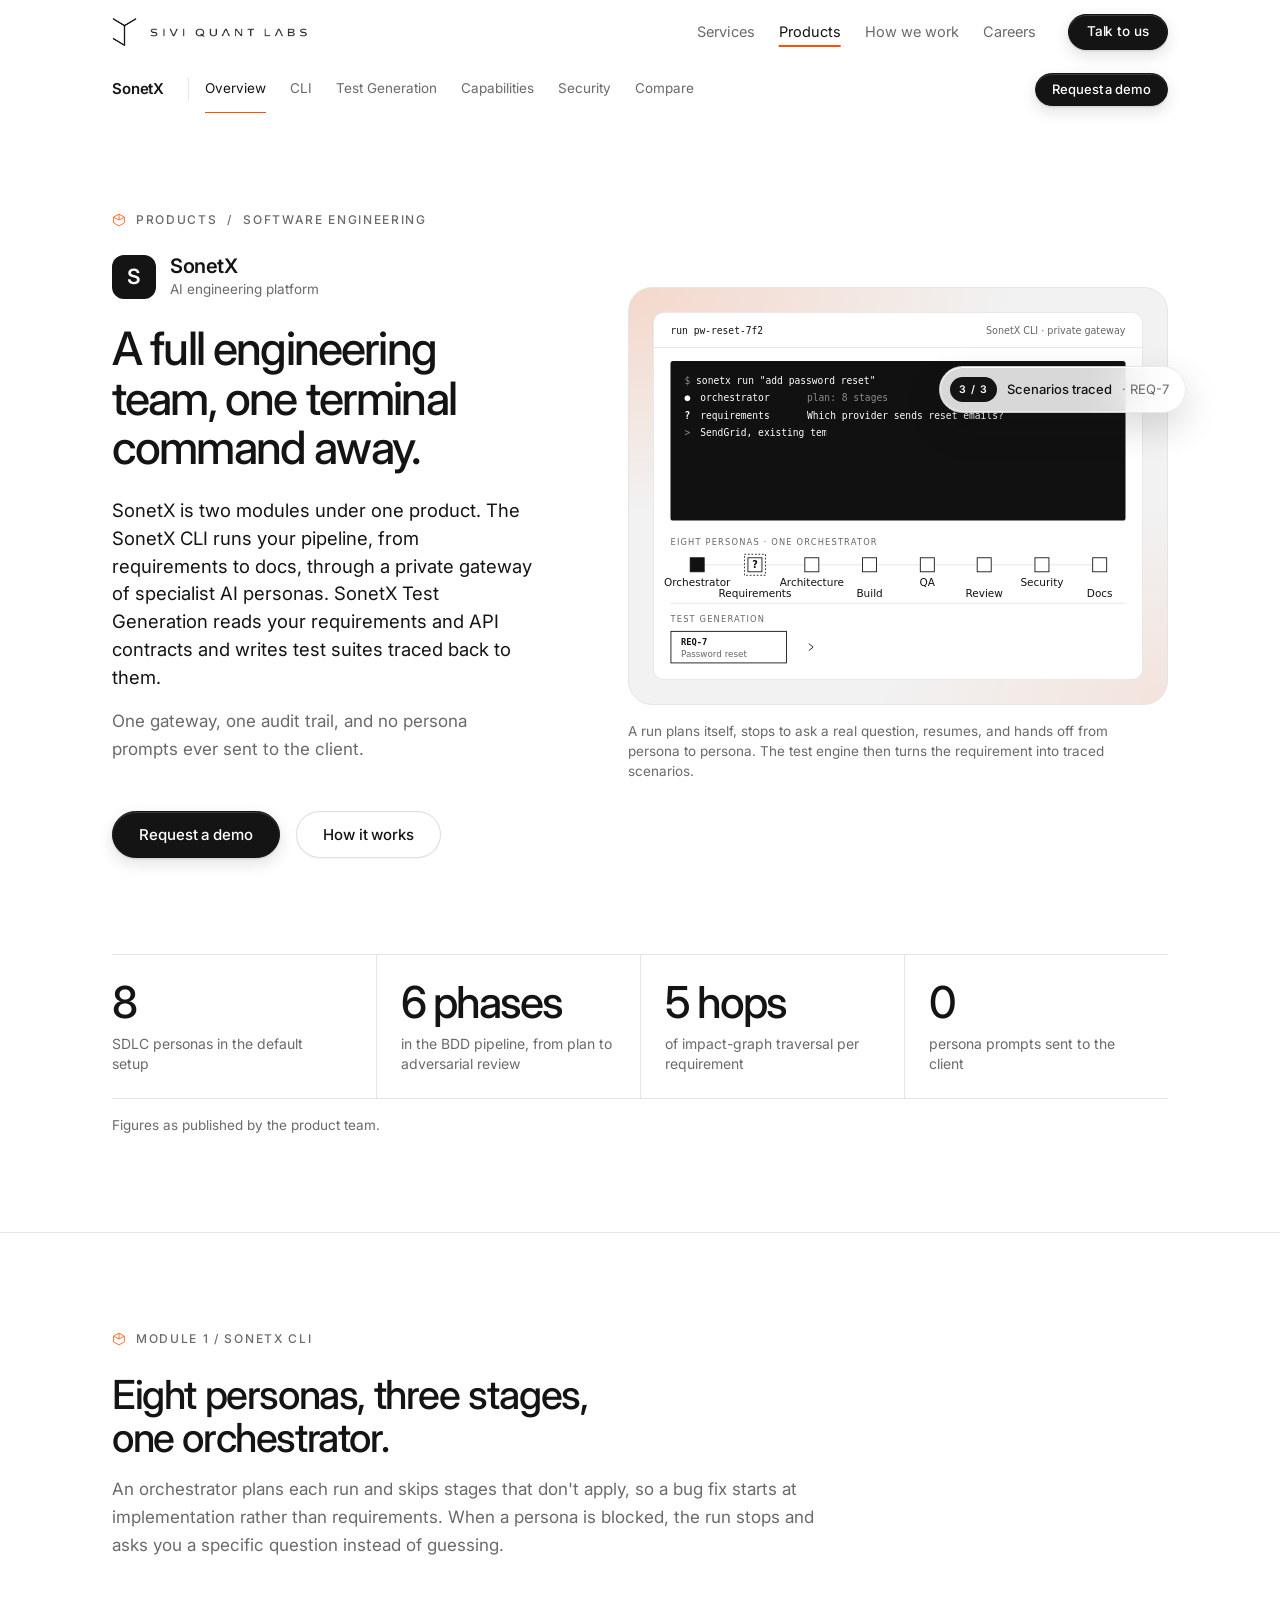
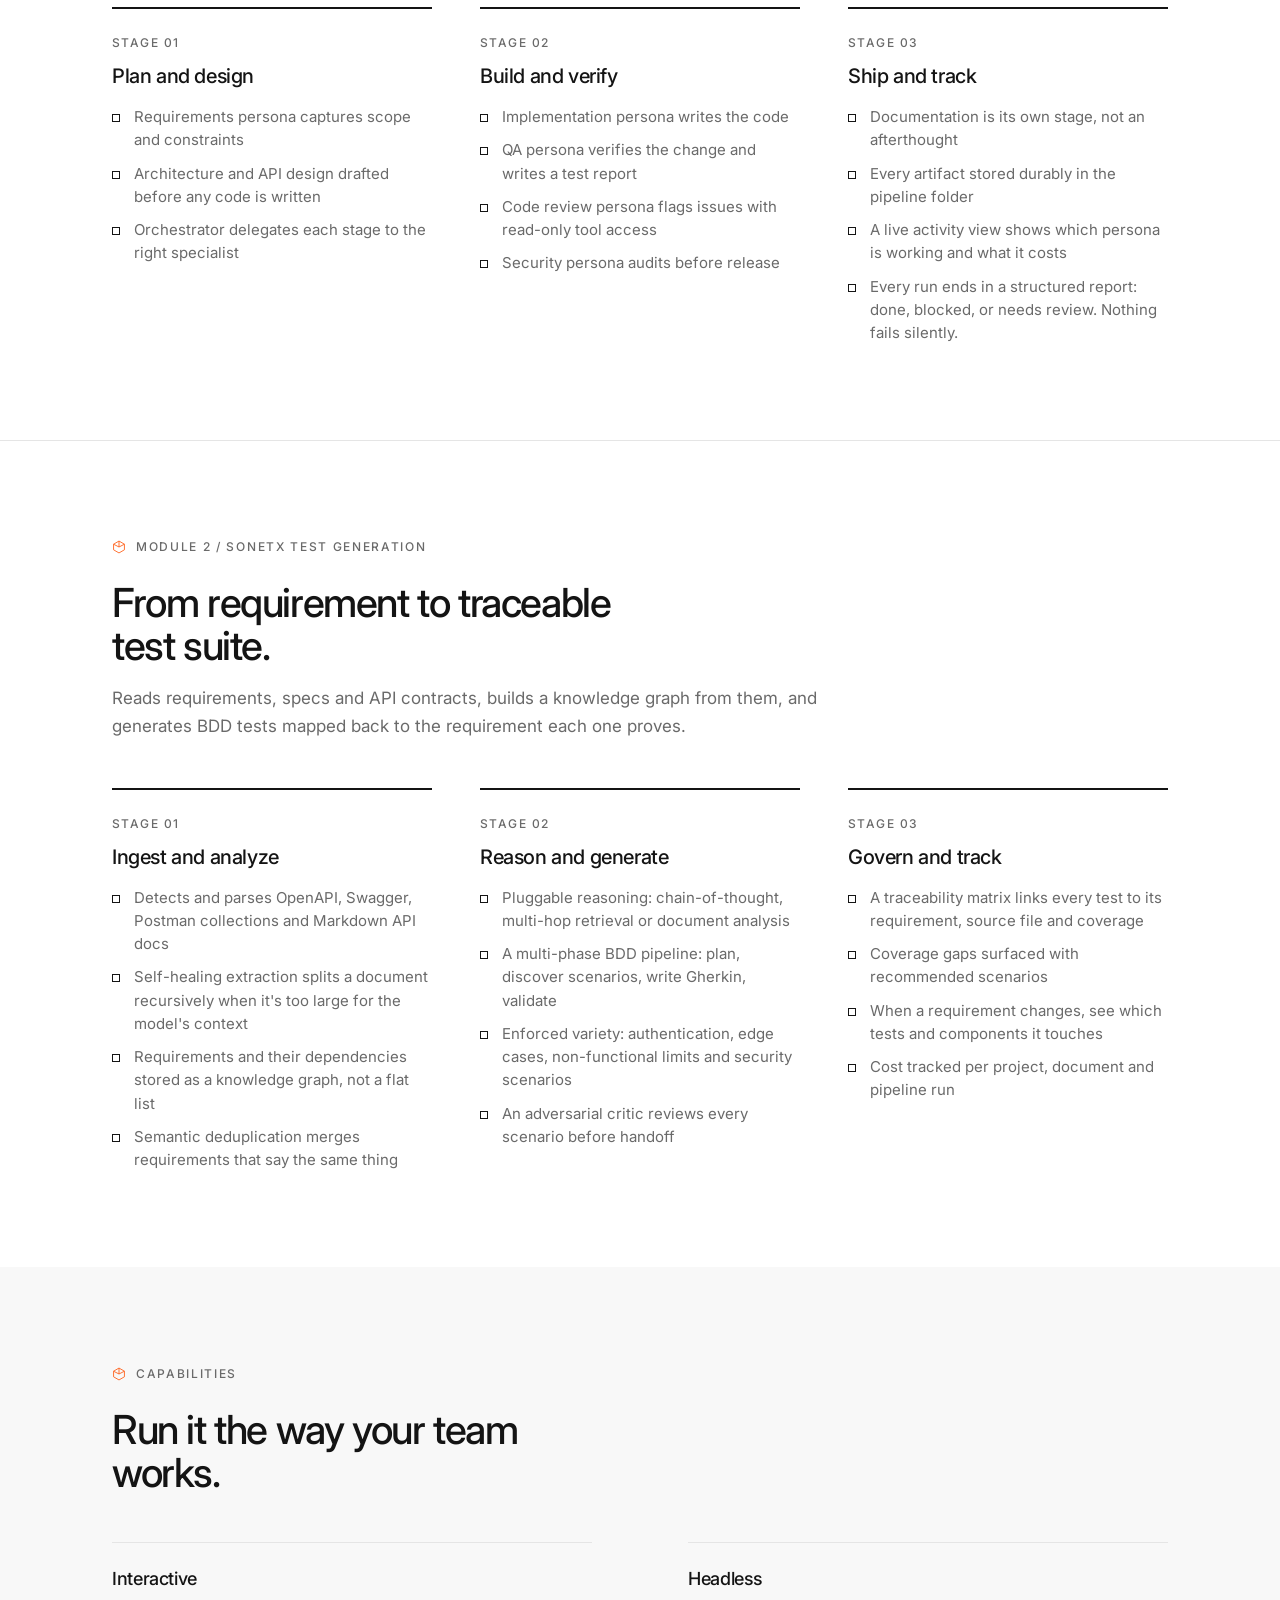
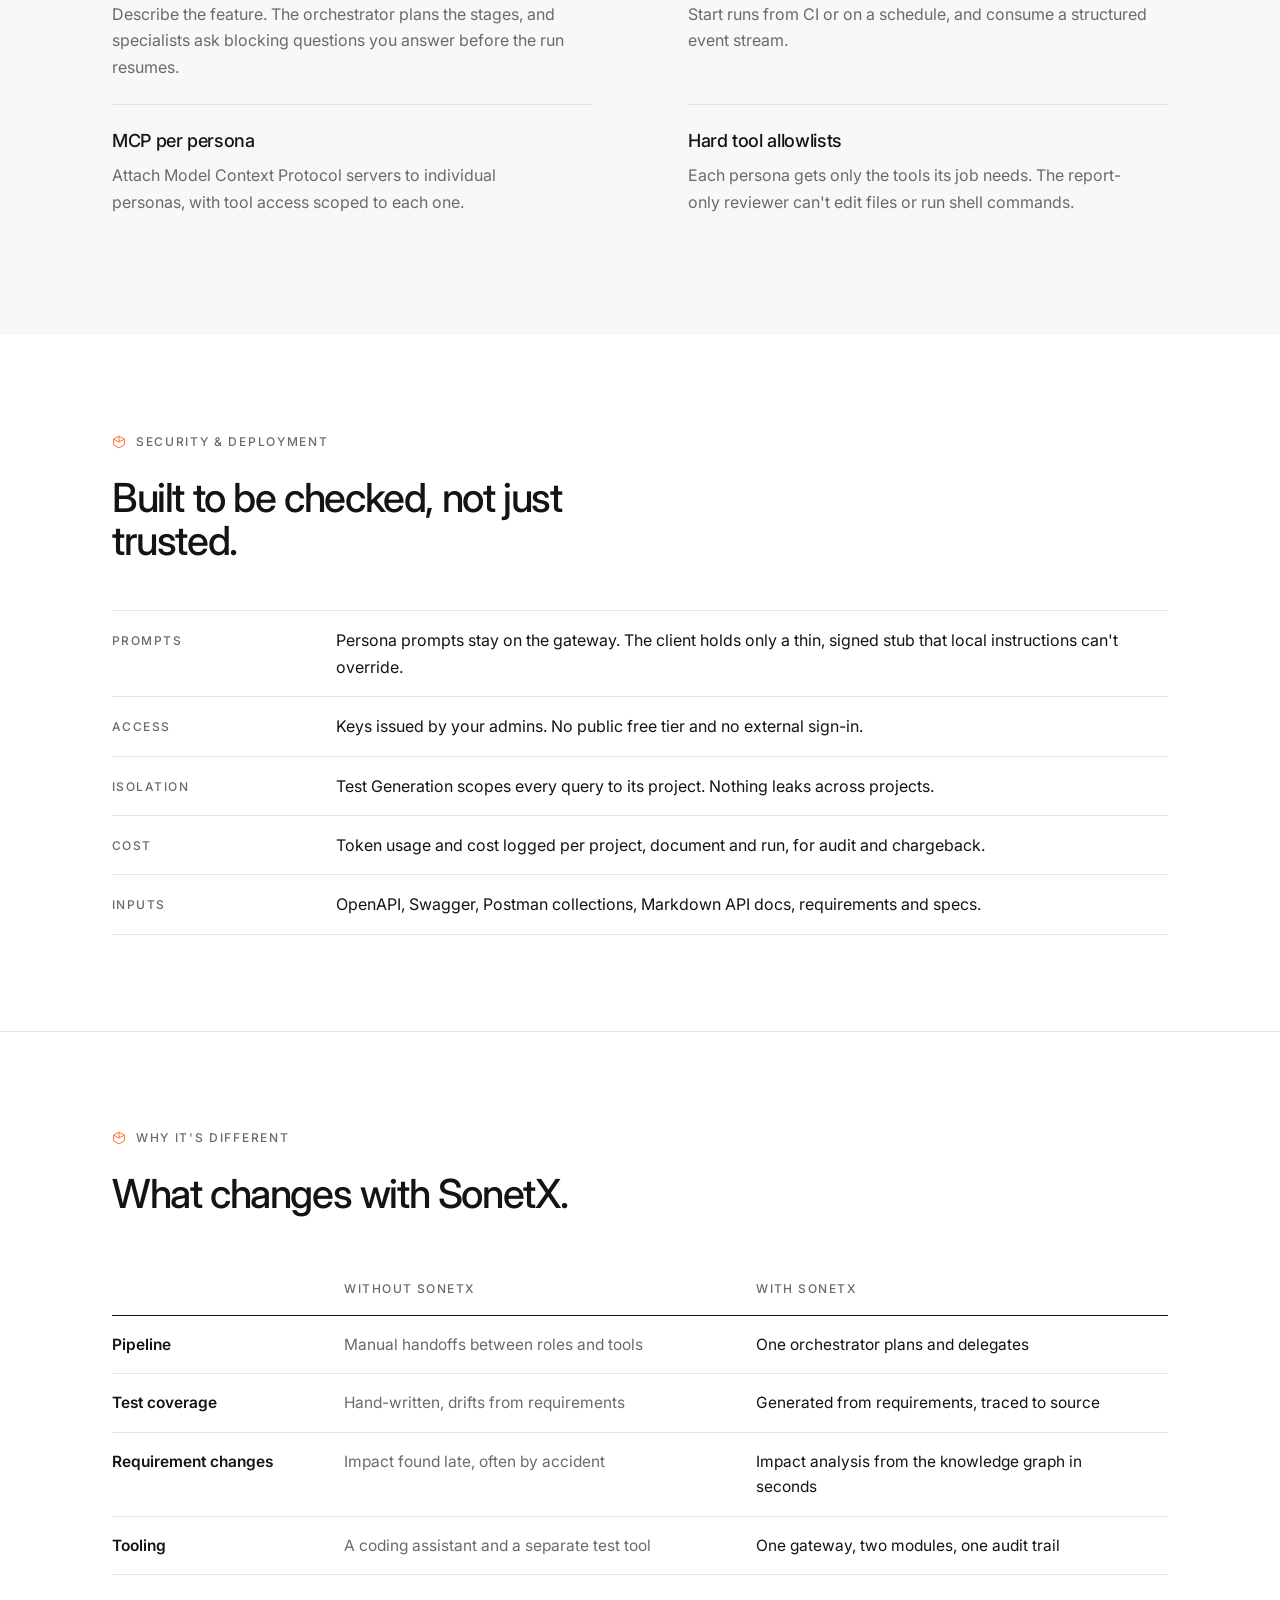
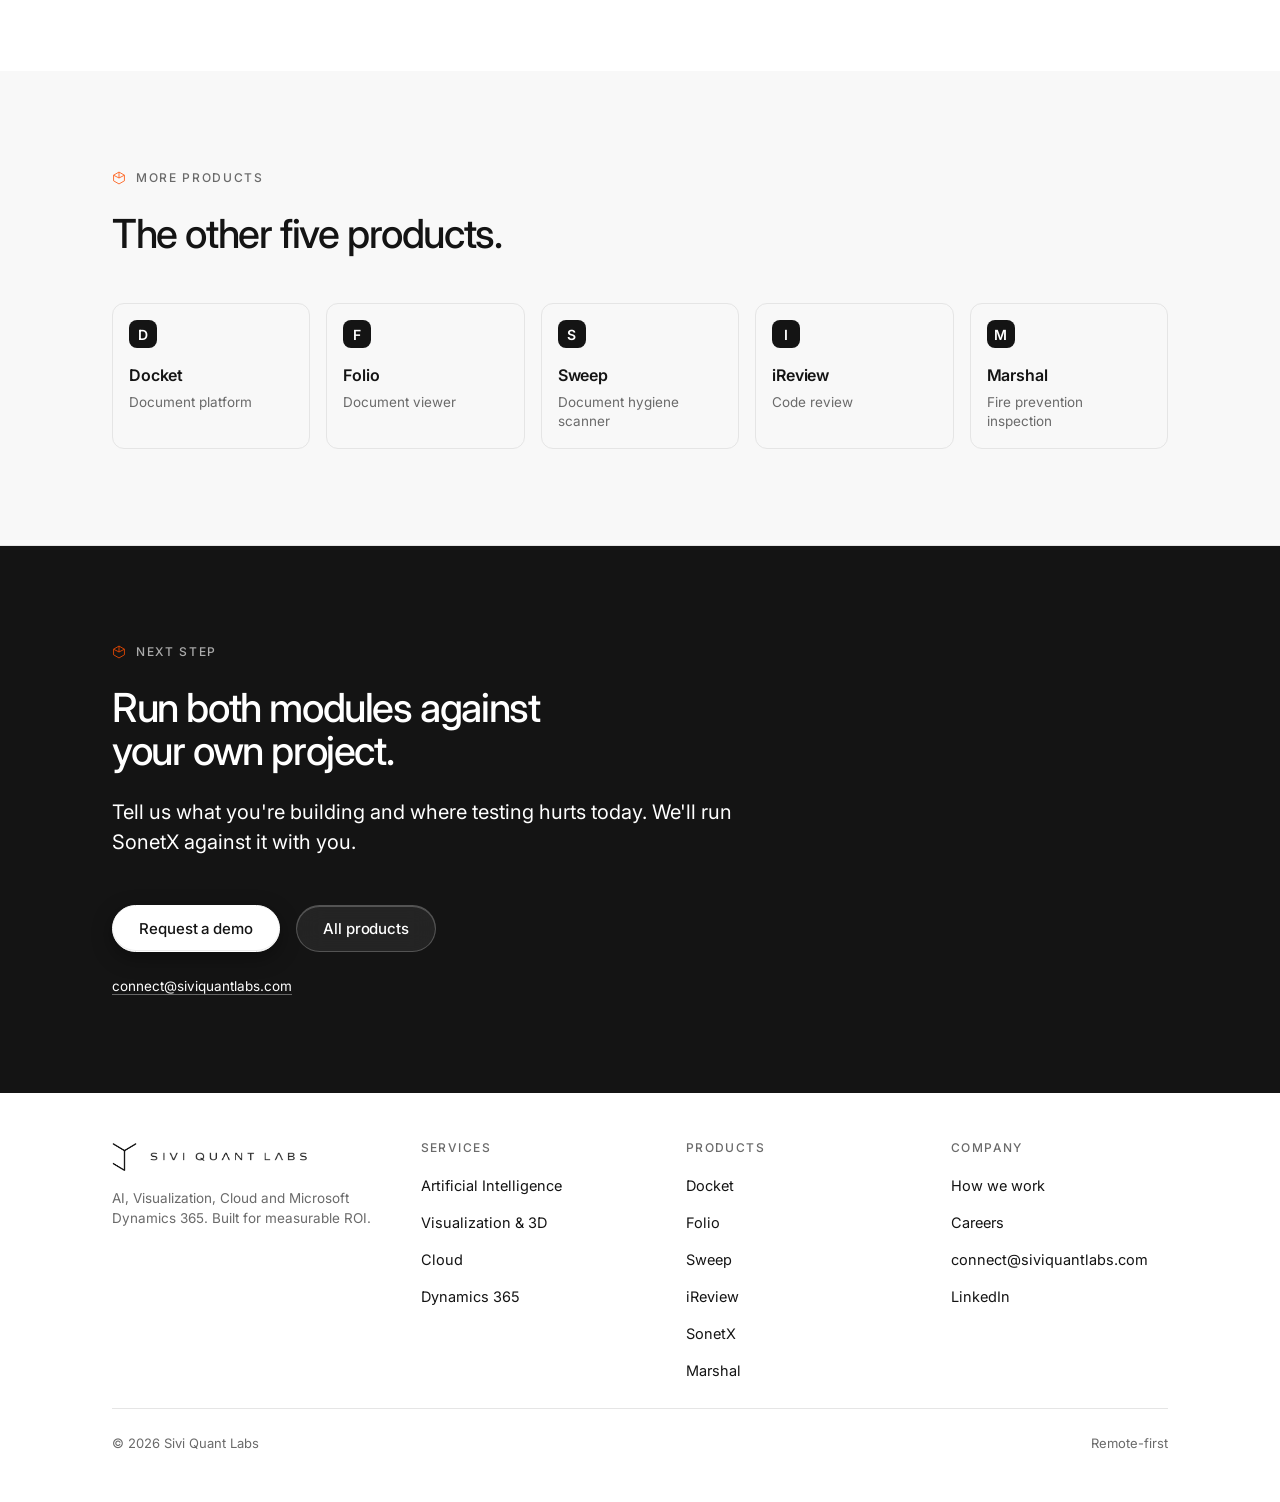
<file: products/sonetx/index.html>
<!DOCTYPE html>
<html lang="en">
<head>
<meta charset="utf-8">
<meta name="viewport" content="width=device-width, initial-scale=1">
<title>SonetX: Terminal SDLC Agent and Requirements-to-Test Generation | Sivi Quant Labs</title>
<meta name="description" content="SonetX runs a full engineering pipeline from your terminal through a private gateway of eight specialist AI personas, and generates BDD test suites from requirements, traced to source, with impact analysis when requirements change.">
<link rel="canonical" href="https://siviquantlabs.com/products/sonetx/">
<link rel="icon" href="../../assets/mark-ink.png">
<link rel="apple-touch-icon" href="../../assets/mark-ink.png">
<meta name="theme-color" content="#ffffff">
<meta name="robots" content="index, follow, max-snippet:-1, max-image-preview:large">
<link rel="alternate" type="text/plain" href="https://siviquantlabs.com/llms.txt" title="llms.txt plain-text summary for AI assistants">

<meta property="og:type" content="website">
<meta property="og:url" content="https://siviquantlabs.com/products/sonetx/">
<meta property="og:site_name" content="Sivi Quant Labs">
<meta property="og:title" content="SonetX: Terminal SDLC Agent and Requirements-to-Test Generation | Sivi Quant Labs">
<meta property="og:description" content="An SDLC agent team in your terminal, and a test engine that turns requirements into traceable, self-healing test suites.">
<meta property="og:image" content="https://siviquantlabs.com/assets/products/og/sonetx.png">
<meta property="og:image:width" content="1200">
<meta property="og:image:height" content="630">
<meta name="twitter:card" content="summary_large_image">

<link rel="preconnect" href="https://fonts.googleapis.com">
<link rel="preconnect" href="https://fonts.gstatic.com" crossorigin>
<link rel="stylesheet" href="https://fonts.googleapis.com/css2?family=Inter:wght@400;500;600&display=swap">
<link rel="stylesheet" href="../../assets/site.css?v=2026092902">
<!-- Reveal animations are gated on this class, so the page stays fully
     visible if JavaScript never runs. -->
<script>document.documentElement.className+=' js';</script>
<script type="application/ld+json">
{
  "@context": "https://schema.org",
  "@graph": [
    {
      "@type": "WebPage",
      "@id": "https://siviquantlabs.com/products/sonetx/#webpage",
      "url": "https://siviquantlabs.com/products/sonetx/",
      "name": "SonetX: Terminal SDLC Agent and Requirements-to-Test Generation | Sivi Quant Labs",
      "description": "SonetX runs a full engineering pipeline from your terminal through a private gateway of eight specialist AI personas, and generates BDD test suites from requirements, traced to source, with impact analysis when requirements change.",
      "about": {
        "@id": "https://siviquantlabs.com/products/sonetx/#software"
      },
      "inLanguage": "en",
      "primaryImageOfPage": {
        "@type": "ImageObject",
        "url": "https://siviquantlabs.com/assets/products/og/sonetx.png"
      }
    },
    {
      "@type": "BreadcrumbList",
      "itemListElement": [
        {
          "@type": "ListItem",
          "position": 1,
          "name": "Home",
          "item": "https://siviquantlabs.com/"
        },
        {
          "@type": "ListItem",
          "position": 2,
          "name": "Products",
          "item": "https://siviquantlabs.com/products/"
        },
        {
          "@type": "ListItem",
          "position": 3,
          "name": "SonetX",
          "item": "https://siviquantlabs.com/products/sonetx/"
        }
      ]
    },
    {
      "@type": "SoftwareApplication",
      "@id": "https://siviquantlabs.com/products/sonetx/#software",
      "name": "SonetX",
      "description": "SonetX runs a full engineering pipeline from your terminal through a private gateway of eight specialist AI personas, and generates BDD test suites from requirements, traced to source, with impact analysis when requirements change.",
      "applicationCategory": "DeveloperApplication",
      "url": "https://siviquantlabs.com/products/sonetx/",
      "image": "https://siviquantlabs.com/assets/products/og/sonetx.png",
      "publisher": {
        "@id": "https://siviquantlabs.com/#organization"
      }
    },
    {
      "@type": "Organization",
      "@id": "https://siviquantlabs.com/#organization",
      "name": "Sivi Quant Labs",
      "url": "https://siviquantlabs.com/",
      "logo": "https://siviquantlabs.com/assets/og.png",
      "email": "connect@siviquantlabs.com",
      "sameAs": [
        "https://www.linkedin.com/company/siviquantlabs"
      ]
    }
  ]
}
</script>
</head>
<body>

<a class="skip" href="#main">Skip to content</a>

<header>
  <div class="wrap nav">
    <a class="brand" href="../../" aria-label="Sivi Quant Labs home">
      <img class="mark" src="../../assets/mark-ink.png" alt="" width="390" height="465">
      <img class="word" src="../../assets/wordmark-ink.png" alt="Sivi Quant Labs" width="955" height="66">
    </a>
    <nav class="navlinks" aria-label="Primary">
      <a class="desktop-only" href="../../services/">Services</a>
      <a class="desktop-only" href="../../products/" aria-current="page">Products</a>
      <a class="desktop-only" href="../../#how">How we work</a>
      <a class="desktop-only" href="../../careers/">Careers</a>
      <a class="btn btn-solid" href="mailto:connect@siviquantlabs.com?subject=Talk%20to%20Sivi%20Quant%20Labs" data-form="general" data-subject="Product enquiry: SonetX">Talk to us</a>
      <button class="menu-btn" type="button" aria-expanded="false" aria-controls="menu" aria-label="Open menu"><span></span><span></span></button>
    </nav>
  </div>
</header>

<div id="menu" class="menu" hidden>
  <div class="menu-in">
    <nav class="menu-links" aria-label="Menu">
      <a href="../../"><b>Home</b><span>Sivi Quant Labs</span></a>
      <a href="../../services/"><b>Services</b><span>AI, 3D, Cloud, Dynamics 365</span></a>
      <a href="../../products/" aria-current="page"><b>Products</b><span>Six products</span></a>
      <a href="../../#how"><b>How we work</b><span>Our commitments</span></a>
      <a href="../../careers/"><b>Careers</b><span>Open roles</span></a>
    </nav>
    <div class="menu-foot">
      <a class="btn btn-solid" href="mailto:connect@siviquantlabs.com?subject=Talk%20to%20Sivi%20Quant%20Labs" data-form="general" data-subject="Product enquiry: SonetX">Talk to us</a>
      <p class="caption"><a href="mailto:connect@siviquantlabs.com">connect@siviquantlabs.com</a></p>
    </div>
  </div>
</div>

<div class="subnav">
  <div class="wrap subnav-in">
    <span class="subnav-t">SonetX</span>
    <nav class="subnav-links" aria-label="On this page">
      <a href="#overview">Overview</a>
      <a href="#how">CLI</a>
      <a href="#how-2">Test Generation</a>
      <a href="#capabilities">Capabilities</a>
      <a href="#security">Security</a>
      <a href="#compare">Compare</a>
    </nav>
    <a class="btn btn-solid" href="mailto:connect@siviquantlabs.com?subject=Demo%20request%3A%20SonetX" data-form="general" data-subject="Demo request: SonetX" data-title="Run both modules against your own project." data-sub="Tell us what you're building and where testing hurts today. We'll run SonetX against it with you.">Request a demo</a>
  </div>
</div>

<main id="main">

<!-- ================= HERO ================= -->
<section id="overview" class="wrap p-hero">
  <div>
    <div class="label crumb">
      <svg class="cube" viewBox="0 0 16 16" fill="none" stroke="currentColor" stroke-width="1" stroke-linejoin="round" aria-hidden="true"><path d="M8 1.2 14.2 4.8 14.2 11.2 8 14.8 1.8 11.2 1.8 4.8Z"/><path d="M8 8V1.2M8 8 1.8 4.8M8 8l6.2-3.2"/></svg>
      <a href="../">Products</a><span>/</span><a href="../#engineering">Software engineering</a>
    </div>
    <div class="p-lockup">
      <span class="tile" aria-hidden="true">S</span>
      <div><b>SonetX</b><span>AI engineering platform</span></div>
    </div>
    <h1>A full engineering team, one terminal command away.</h1>
    <p class="lead">SonetX is two modules under one product. The SonetX CLI runs your pipeline, from requirements to docs, through a private gateway of specialist AI personas. SonetX Test Generation reads your requirements and API contracts and writes test suites traced back to them.</p>
    <p class="body">One gateway, one audit trail, and no persona prompts ever sent to the client.</p>
    <div class="btn-row">
      <a class="btn btn-solid" href="mailto:connect@siviquantlabs.com?subject=Demo%20request%3A%20SonetX" data-form="general" data-subject="Demo request: SonetX" data-title="Run both modules against your own project." data-sub="Tell us what you're building and where testing hurts today. We'll run SonetX against it with you.">Request a demo</a>
      <a class="btn btn-ghost" href="#how">How it works</a>
    </div>
  </div>
  <figure class="p-figure">
    <div class="p-media">
          <picture>
            <source media="(prefers-reduced-motion: reduce)" srcset="../../assets/products/sonetx-still.svg">
            <img src="../../assets/products/sonetx.svg" alt="A run plans itself, stops to ask a real question, resumes, and hands off from persona to persona. The test engine then turns the requirement into traced scenarios." width="560" height="420">
          </picture>
        </div>
    <div class="frag frag--tr" aria-hidden="true"><span class="frag-tag">3 / 3</span>Scenarios traced <span class="frag-k">&middot; REQ-7</span></div>
    <figcaption>A run plans itself, stops to ask a real question, resumes, and hands off from persona to persona. The test engine then turns the requirement into traced scenarios.</figcaption>
  </figure>
</section>

<!-- ================= NUMBERS ================= -->
<section class="wrap" style="padding-bottom:var(--s5)">
  <div class="stats reveal">
      <div class="stat"><b>8</b><span>SDLC personas in the default setup</span></div>
      <div class="stat"><b>6 phases</b><span>in the BDD pipeline, from plan to adversarial review</span></div>
      <div class="stat"><b>5 hops</b><span>of impact-graph traversal per requirement</span></div>
      <div class="stat"><b>0</b><span>persona prompts sent to the client</span></div>
  </div>
  <p class="caption stat-src reveal">Figures as published by the product team.</p>
</section>

<!-- ================= MODULE 1 / SONETX CLI ================= -->
<section id="how" class="section">
  <div class="wrap">
    <div class="label reveal">
      <svg class="cube" viewBox="0 0 16 16" fill="none" stroke="currentColor" stroke-width="1" stroke-linejoin="round" aria-hidden="true"><path d="M8 1.2 14.2 4.8 14.2 11.2 8 14.8 1.8 11.2 1.8 4.8Z"/><path d="M8 8V1.2M8 8 1.8 4.8M8 8l6.2-3.2"/></svg>
      Module 1 / SonetX CLI
    </div>
    <h2 class="reveal">Eight personas, three stages, one orchestrator.</h2>
    <p class="body area-lead reveal">An orchestrator plans each run and skips stages that don't apply, so a bug fix starts at implementation rather than requirements. When a persona is blocked, the run stops and asks you a specific question instead of guessing.</p>
    <div class="phases">
      <div class="phase reveal">
        <span class="n">STAGE 01</span>
        <h3>Plan and design</h3>
        <ul class="list">
            <li>Requirements persona captures scope and constraints</li>
            <li>Architecture and API design drafted before any code is written</li>
            <li>Orchestrator delegates each stage to the right specialist</li>
        </ul>
      </div>
      <div class="phase reveal">
        <span class="n">STAGE 02</span>
        <h3>Build and verify</h3>
        <ul class="list">
            <li>Implementation persona writes the code</li>
            <li>QA persona verifies the change and writes a test report</li>
            <li>Code review persona flags issues with read-only tool access</li>
            <li>Security persona audits before release</li>
        </ul>
      </div>
      <div class="phase reveal">
        <span class="n">STAGE 03</span>
        <h3>Ship and track</h3>
        <ul class="list">
            <li>Documentation is its own stage, not an afterthought</li>
            <li>Every artifact stored durably in the pipeline folder</li>
            <li>A live activity view shows which persona is working and what it costs</li>
            <li>Every run ends in a structured report: done, blocked, or needs review. Nothing fails silently.</li>
        </ul>
      </div>
    </div>
  </div>
</section>

<!-- ================= MODULE 2 / SONETX TEST GENERATION ================= -->
<section id="how-2" class="section">
  <div class="wrap">
    <div class="label reveal">
      <svg class="cube" viewBox="0 0 16 16" fill="none" stroke="currentColor" stroke-width="1" stroke-linejoin="round" aria-hidden="true"><path d="M8 1.2 14.2 4.8 14.2 11.2 8 14.8 1.8 11.2 1.8 4.8Z"/><path d="M8 8V1.2M8 8 1.8 4.8M8 8l6.2-3.2"/></svg>
      Module 2 / SonetX Test Generation
    </div>
    <h2 class="reveal">From requirement to traceable test suite.</h2>
    <p class="body area-lead reveal">Reads requirements, specs and API contracts, builds a knowledge graph from them, and generates BDD tests mapped back to the requirement each one proves.</p>
    <div class="phases">
      <div class="phase reveal">
        <span class="n">STAGE 01</span>
        <h3>Ingest and analyze</h3>
        <ul class="list">
            <li>Detects and parses OpenAPI, Swagger, Postman collections and Markdown API docs</li>
            <li>Self-healing extraction splits a document recursively when it's too large for the model's context</li>
            <li>Requirements and their dependencies stored as a knowledge graph, not a flat list</li>
            <li>Semantic deduplication merges requirements that say the same thing</li>
        </ul>
      </div>
      <div class="phase reveal">
        <span class="n">STAGE 02</span>
        <h3>Reason and generate</h3>
        <ul class="list">
            <li>Pluggable reasoning: chain-of-thought, multi-hop retrieval or document analysis</li>
            <li>A multi-phase BDD pipeline: plan, discover scenarios, write Gherkin, validate</li>
            <li>Enforced variety: authentication, edge cases, non-functional limits and security scenarios</li>
            <li>An adversarial critic reviews every scenario before handoff</li>
        </ul>
      </div>
      <div class="phase reveal">
        <span class="n">STAGE 03</span>
        <h3>Govern and track</h3>
        <ul class="list">
            <li>A traceability matrix links every test to its requirement, source file and coverage</li>
            <li>Coverage gaps surfaced with recommended scenarios</li>
            <li>When a requirement changes, see which tests and components it touches</li>
            <li>Cost tracked per project, document and pipeline run</li>
        </ul>
      </div>
    </div>
  </div>
</section>

<!-- ================= CAPABILITIES ================= -->
<section id="capabilities" class="section soft">
  <div class="wrap">
    <div class="label reveal">
      <svg class="cube" viewBox="0 0 16 16" fill="none" stroke="currentColor" stroke-width="1" stroke-linejoin="round" aria-hidden="true"><path d="M8 1.2 14.2 4.8 14.2 11.2 8 14.8 1.8 11.2 1.8 4.8Z"/><path d="M8 8V1.2M8 8 1.8 4.8M8 8l6.2-3.2"/></svg>
      Capabilities
    </div>
    <h2 class="reveal">Run it the way your team works.</h2>
    <div class="offers">
      <article class="offer reveal">
        <h3>Interactive</h3>
        <p>Describe the feature. The orchestrator plans the stages, and specialists ask blocking questions you answer before the run resumes.</p>
      </article>
      <article class="offer reveal">
        <h3>Headless</h3>
        <p>Start runs from CI or on a schedule, and consume a structured event stream.</p>
      </article>
      <article class="offer reveal">
        <h3>MCP per persona</h3>
        <p>Attach Model Context Protocol servers to individual personas, with tool access scoped to each one.</p>
      </article>
      <article class="offer reveal">
        <h3>Hard tool allowlists</h3>
        <p>Each persona gets only the tools its job needs. The report-only reviewer can't edit files or run shell commands.</p>
      </article>
    </div>
  </div>
</section>

<!-- ================= TRUST ================= -->
<section id="security" class="section">
  <div class="wrap">
    <div class="label reveal">
      <svg class="cube" viewBox="0 0 16 16" fill="none" stroke="currentColor" stroke-width="1" stroke-linejoin="round" aria-hidden="true"><path d="M8 1.2 14.2 4.8 14.2 11.2 8 14.8 1.8 11.2 1.8 4.8Z"/><path d="M8 8V1.2M8 8 1.8 4.8M8 8l6.2-3.2"/></svg>
      Security &amp; deployment
    </div>
    <h2 class="reveal">Built to be checked, not just trusted.</h2>
    <dl class="spec reveal">
      <div><dt>Prompts</dt><dd>Persona prompts stay on the gateway. The client holds only a thin, signed stub that local instructions can't override.</dd></div>
      <div><dt>Access</dt><dd>Keys issued by your admins. No public free tier and no external sign-in.</dd></div>
      <div><dt>Isolation</dt><dd>Test Generation scopes every query to its project. Nothing leaks across projects.</dd></div>
      <div><dt>Cost</dt><dd>Token usage and cost logged per project, document and run, for audit and chargeback.</dd></div>
      <div><dt>Inputs</dt><dd>OpenAPI, Swagger, Postman collections, Markdown API docs, requirements and specs.</dd></div>
    </dl>
  </div>
</section>

<!-- ================= COMPARE ================= -->
<section id="compare" class="section">
  <div class="wrap">
    <div class="label reveal">
      <svg class="cube" viewBox="0 0 16 16" fill="none" stroke="currentColor" stroke-width="1" stroke-linejoin="round" aria-hidden="true"><path d="M8 1.2 14.2 4.8 14.2 11.2 8 14.8 1.8 11.2 1.8 4.8Z"/><path d="M8 8V1.2M8 8 1.8 4.8M8 8l6.2-3.2"/></svg>
      Why it's different
    </div>
    <h2 class="reveal">What changes with SonetX.</h2>
    <table class="compare reveal">
      <thead><tr><th scope="col"><span class="vh">Area</span></th><th scope="col">Without SonetX</th><th scope="col">With SonetX</th></tr></thead>
      <tbody>
        <tr><th scope="row">Pipeline</th><td data-h="Without SonetX">Manual handoffs between roles and tools</td><td data-h="With SonetX">One orchestrator plans and delegates</td></tr>
        <tr><th scope="row">Test coverage</th><td data-h="Without SonetX">Hand-written, drifts from requirements</td><td data-h="With SonetX">Generated from requirements, traced to source</td></tr>
        <tr><th scope="row">Requirement changes</th><td data-h="Without SonetX">Impact found late, often by accident</td><td data-h="With SonetX">Impact analysis from the knowledge graph in seconds</td></tr>
        <tr><th scope="row">Tooling</th><td data-h="Without SonetX">A coding assistant and a separate test tool</td><td data-h="With SonetX">One gateway, two modules, one audit trail</td></tr>
      </tbody>
    </table>
  </div>
</section>

<!-- ================= MORE ================= -->
<section id="more" class="section soft">
  <div class="wrap">
    <div class="label reveal">
      <svg class="cube" viewBox="0 0 16 16" fill="none" stroke="currentColor" stroke-width="1" stroke-linejoin="round" aria-hidden="true"><path d="M8 1.2 14.2 4.8 14.2 11.2 8 14.8 1.8 11.2 1.8 4.8Z"/><path d="M8 8V1.2M8 8 1.8 4.8M8 8l6.2-3.2"/></svg>
      More products
    </div>
    <h2 class="reveal">The other five products.</h2>
    <nav class="mini reveal" aria-label="Other products">
      <a href="../docket/"><span class="tile" aria-hidden="true">D</span><b>Docket</b><span>Document platform</span></a>
      <a href="../folio/"><span class="tile" aria-hidden="true">F</span><b>Folio</b><span>Document viewer</span></a>
      <a href="../sweep/"><span class="tile" aria-hidden="true">S</span><b>Sweep</b><span>Document hygiene scanner</span></a>
      <a href="../ireview/"><span class="tile" aria-hidden="true">I</span><b>iReview</b><span>Code review</span></a>
      <a href="../marshal/"><span class="tile" aria-hidden="true">M</span><b>Marshal</b><span>Fire prevention inspection</span></a>
    </nav>
  </div>
</section>

<!-- ================= CTA ================= -->
<section class="band band--ink">
  <div class="wrap">
    <div class="label reveal">
      <svg class="cube" viewBox="0 0 16 16" fill="none" stroke="currentColor" stroke-width="1" stroke-linejoin="round" aria-hidden="true"><path d="M8 1.2 14.2 4.8 14.2 11.2 8 14.8 1.8 11.2 1.8 4.8Z"/><path d="M8 8V1.2M8 8 1.8 4.8M8 8l6.2-3.2"/></svg>
      Next step
    </div>
    <h2 class="reveal">Run both modules against your own project.</h2>
    <p class="lead reveal">Tell us what you're building and where testing hurts today. We'll run SonetX against it with you.</p>
    <div class="btn-row reveal">
      <a class="btn btn-solid" href="mailto:connect@siviquantlabs.com?subject=Demo%20request%3A%20SonetX" data-form="general" data-subject="Demo request: SonetX" data-title="Run both modules against your own project." data-sub="Tell us what you're building and where testing hurts today. We'll run SonetX against it with you.">Request a demo</a>
      <a class="btn btn-ghost" href="../">All products</a>
    </div>
    <p class="caption reveal" style="margin-top:var(--s3)">
      <a class="link" href="mailto:connect@siviquantlabs.com">connect@siviquantlabs.com</a>
    </p>
  </div>
</section>

</main>

<footer>
  <div class="wrap">
    <div class="foot-map">
      <div>
        <a class="brand" href="../../" aria-label="Sivi Quant Labs home">
          <img class="mark" src="../../assets/mark-ink.png" alt="" width="390" height="465">
          <img class="word" src="../../assets/wordmark-ink.png" alt="Sivi Quant Labs" width="955" height="66">
        </a>
        <p class="caption">AI, Visualization, Cloud and Microsoft Dynamics 365. Built for measurable ROI.</p>
      </div>
      <div>
        <h2>Services</h2>
        <ul><li><a href="../../services/#ai">Artificial Intelligence</a></li><li><a href="../../services/#visualization">Visualization &amp; 3D</a></li><li><a href="../../services/#cloud">Cloud</a></li><li><a href="../../services/#dynamics">Dynamics 365</a></li></ul>
      </div>
      <div>
        <h2>Products</h2>
        <ul><li><a href="../../products/docket/">Docket</a></li><li><a href="../../products/folio/">Folio</a></li><li><a href="../../products/sweep/">Sweep</a></li><li><a href="../../products/ireview/">iReview</a></li><li><a href="../../products/sonetx/">SonetX</a></li><li><a href="../../products/marshal/">Marshal</a></li></ul>
      </div>
      <div>
        <h2>Company</h2>
        <ul><li><a href="../../#how">How we work</a></li><li><a href="../../careers/">Careers</a></li><li><a href="mailto:connect@siviquantlabs.com">connect@siviquantlabs.com</a></li><li><a href="https://www.linkedin.com/company/siviquantlabs">LinkedIn</a></li></ul>
      </div>
    </div>
    <div class="foot-legal"><span>&copy; 2026 Sivi Quant Labs</span><span>Remote-first</span></div>
  </div>
</footer>

<div id="toast" role="status" aria-live="polite"></div>

<script src="../../assets/site.js?v=2026092902" defer></script>
<script src="../../assets/forms.js?v=2026092902" defer></script>
</body>
</html>
</file>
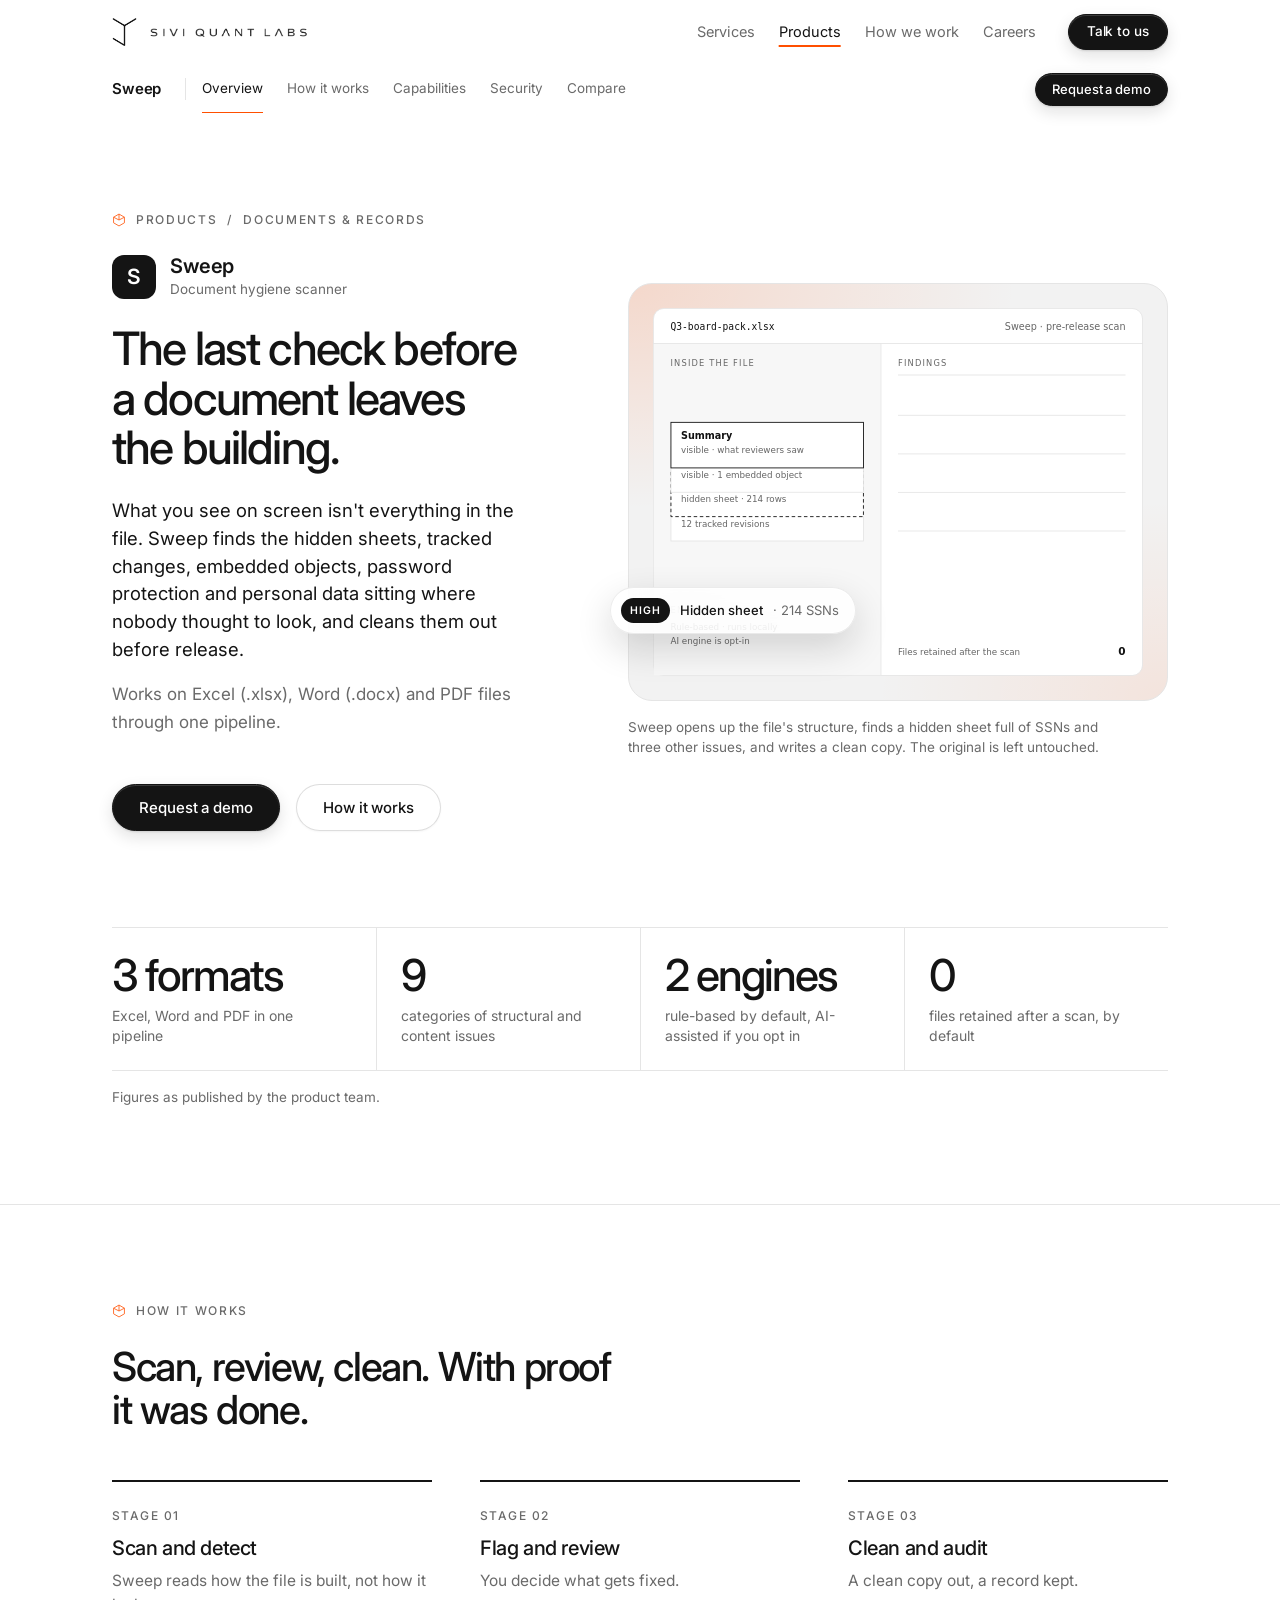
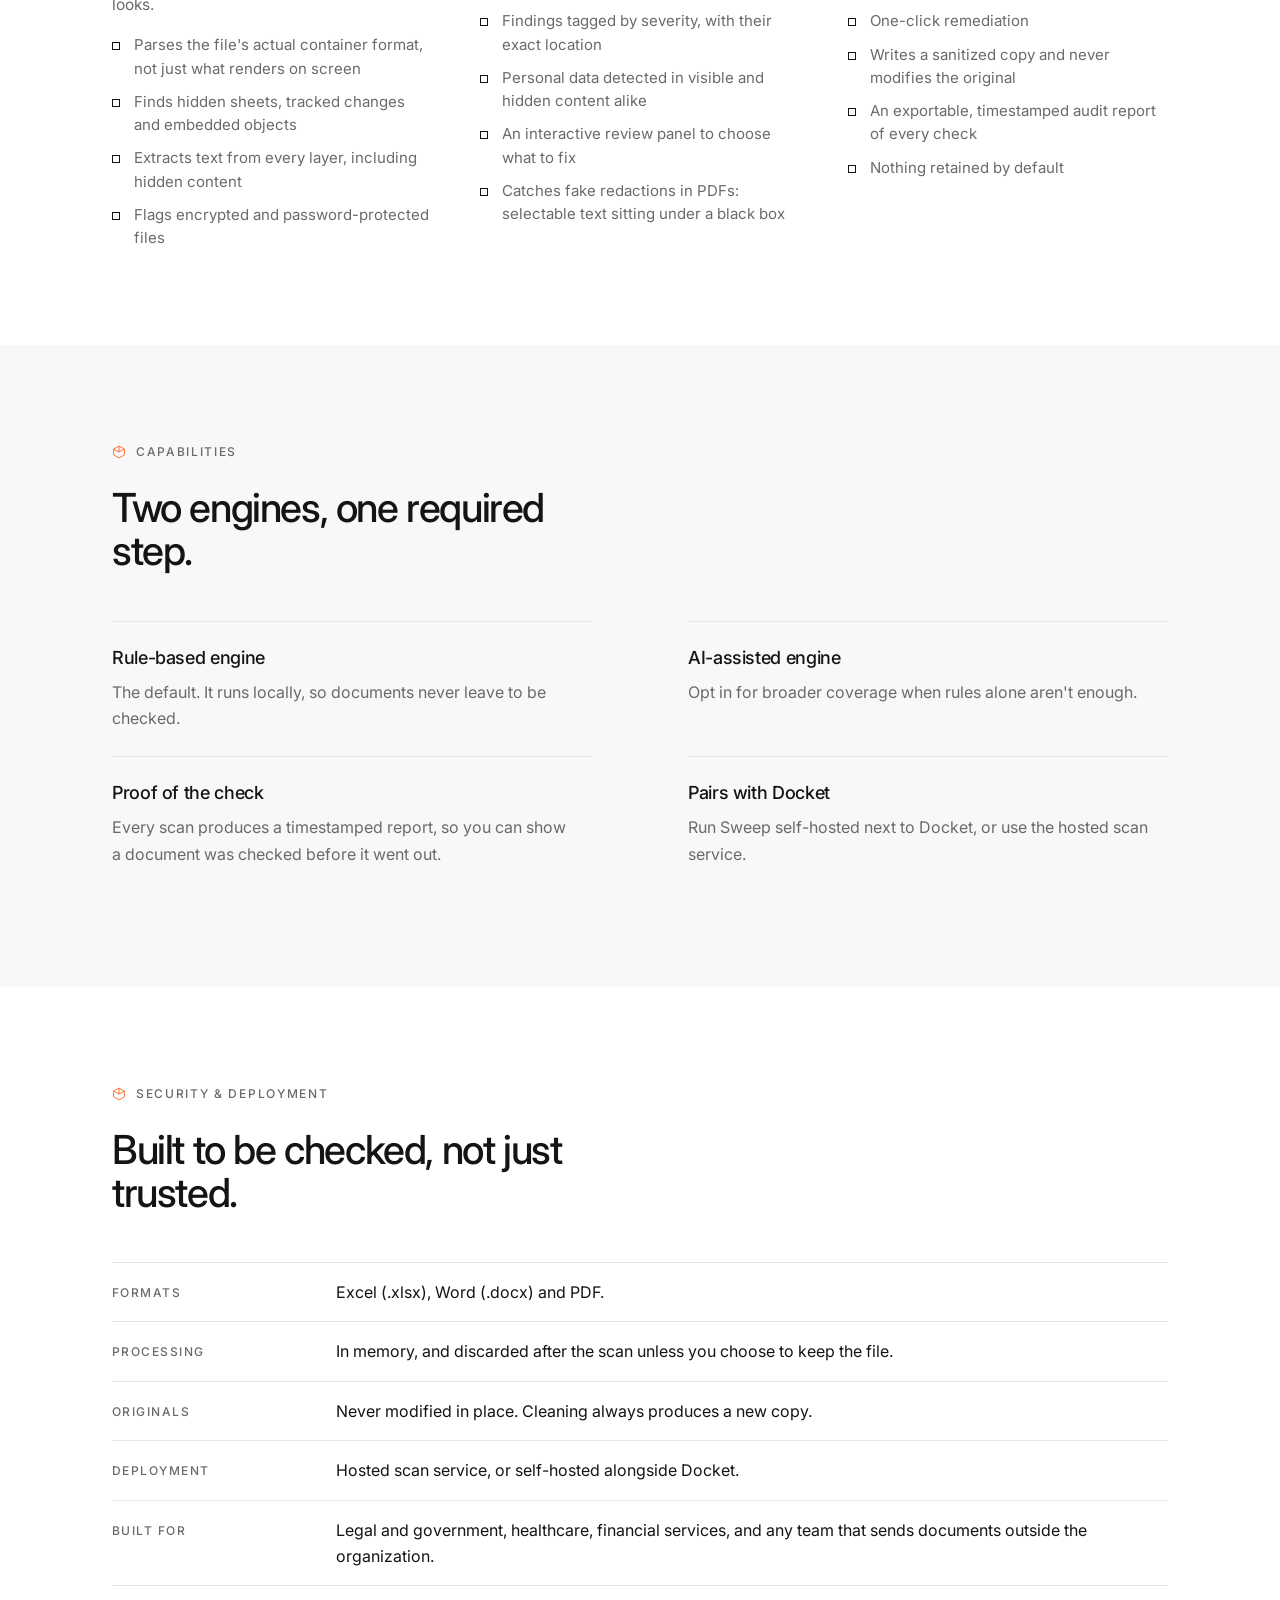
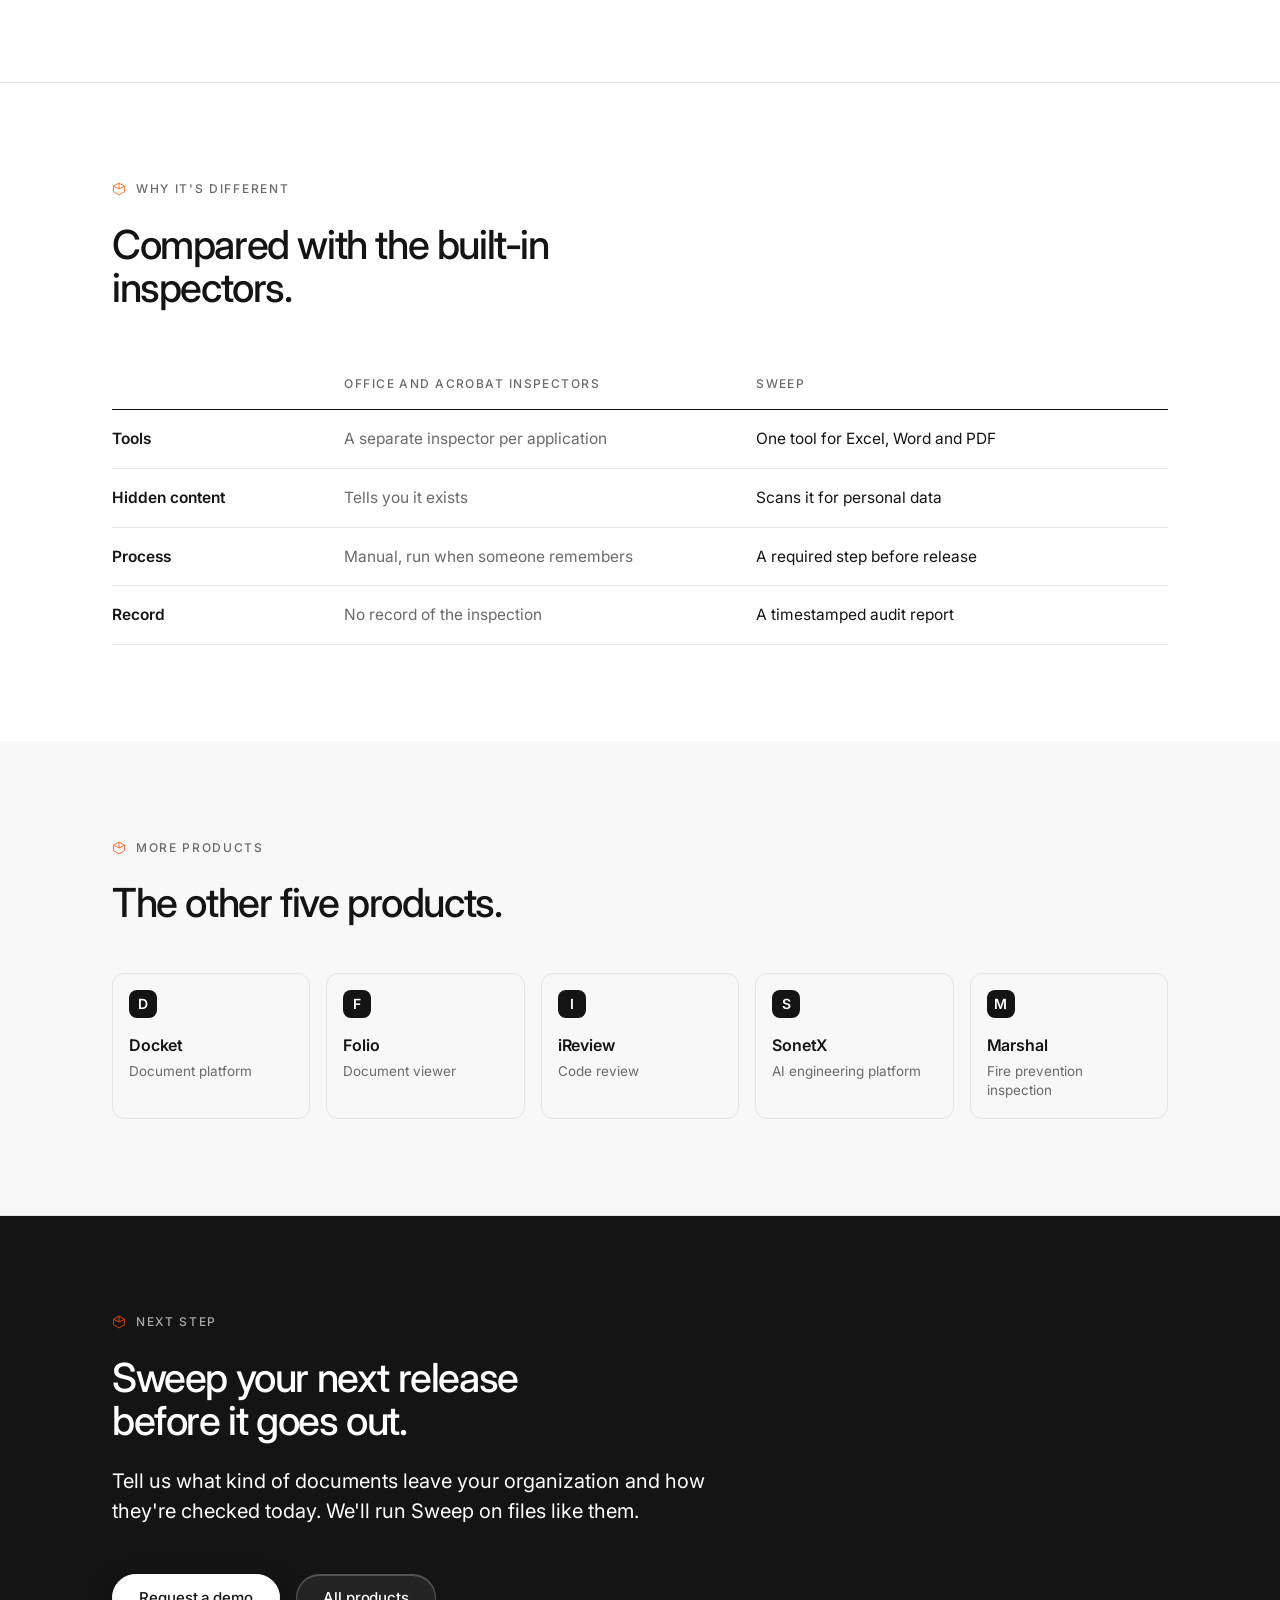
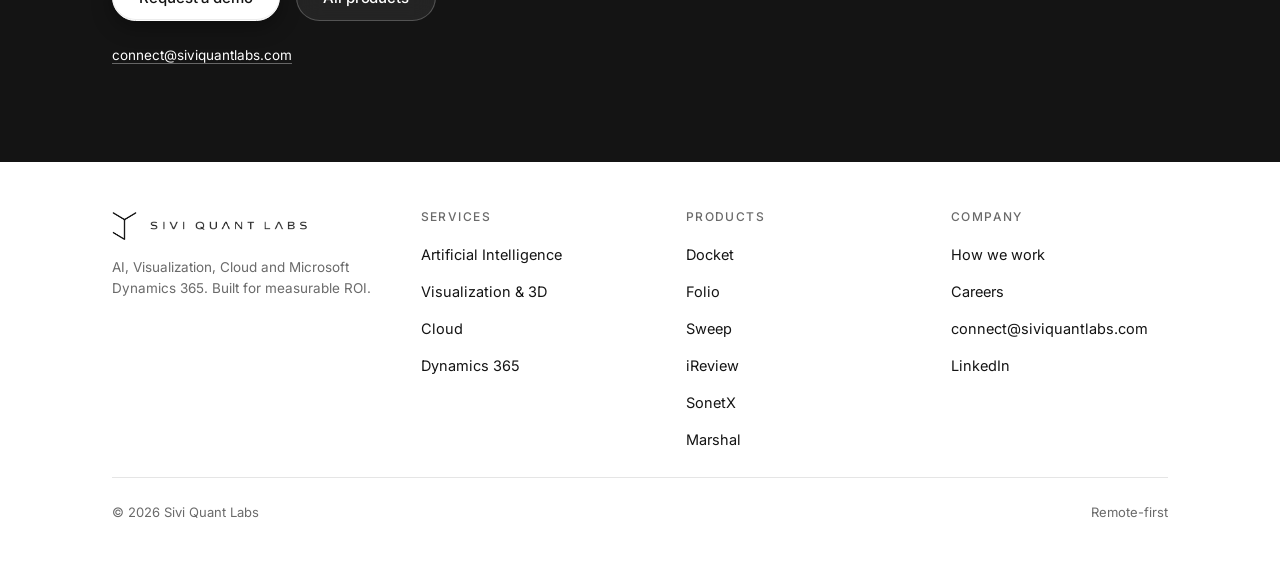
<file: products/sweep/index.html>
<!DOCTYPE html>
<html lang="en">
<head>
<meta charset="utf-8">
<meta name="viewport" content="width=device-width, initial-scale=1">
<title>Sweep: Document Hygiene Scanner for Hidden Data and PII | Sivi Quant Labs</title>
<meta name="description" content="Sweep checks Excel, Word and PDF files for hidden sheets, tracked changes, embedded objects, password protection, fake redactions and PII before release, then writes a clean copy and a timestamped audit report.">
<link rel="canonical" href="https://siviquantlabs.com/products/sweep/">
<link rel="icon" href="../../assets/mark-ink.png">
<link rel="apple-touch-icon" href="../../assets/mark-ink.png">
<meta name="theme-color" content="#ffffff">
<meta name="robots" content="index, follow, max-snippet:-1, max-image-preview:large">
<link rel="alternate" type="text/plain" href="https://siviquantlabs.com/llms.txt" title="llms.txt plain-text summary for AI assistants">

<meta property="og:type" content="website">
<meta property="og:url" content="https://siviquantlabs.com/products/sweep/">
<meta property="og:site_name" content="Sivi Quant Labs">
<meta property="og:title" content="Sweep: Document Hygiene Scanner for Hidden Data and PII | Sivi Quant Labs">
<meta property="og:description" content="Scans Excel, Word and PDF files for hidden sheets, tracked changes, embedded objects, passwords and personal data before a document leaves your organization.">
<meta property="og:image" content="https://siviquantlabs.com/assets/products/og/sweep.png">
<meta property="og:image:width" content="1200">
<meta property="og:image:height" content="630">
<meta name="twitter:card" content="summary_large_image">

<link rel="preconnect" href="https://fonts.googleapis.com">
<link rel="preconnect" href="https://fonts.gstatic.com" crossorigin>
<link rel="stylesheet" href="https://fonts.googleapis.com/css2?family=Inter:wght@400;500;600&display=swap">
<link rel="stylesheet" href="../../assets/site.css?v=2026092902">
<!-- Reveal animations are gated on this class, so the page stays fully
     visible if JavaScript never runs. -->
<script>document.documentElement.className+=' js';</script>
<script type="application/ld+json">
{
  "@context": "https://schema.org",
  "@graph": [
    {
      "@type": "WebPage",
      "@id": "https://siviquantlabs.com/products/sweep/#webpage",
      "url": "https://siviquantlabs.com/products/sweep/",
      "name": "Sweep: Document Hygiene Scanner for Hidden Data and PII | Sivi Quant Labs",
      "description": "Sweep checks Excel, Word and PDF files for hidden sheets, tracked changes, embedded objects, password protection, fake redactions and PII before release, then writes a clean copy and a timestamped audit report.",
      "about": {
        "@id": "https://siviquantlabs.com/products/sweep/#software"
      },
      "inLanguage": "en",
      "primaryImageOfPage": {
        "@type": "ImageObject",
        "url": "https://siviquantlabs.com/assets/products/og/sweep.png"
      }
    },
    {
      "@type": "BreadcrumbList",
      "itemListElement": [
        {
          "@type": "ListItem",
          "position": 1,
          "name": "Home",
          "item": "https://siviquantlabs.com/"
        },
        {
          "@type": "ListItem",
          "position": 2,
          "name": "Products",
          "item": "https://siviquantlabs.com/products/"
        },
        {
          "@type": "ListItem",
          "position": 3,
          "name": "Sweep",
          "item": "https://siviquantlabs.com/products/sweep/"
        }
      ]
    },
    {
      "@type": "SoftwareApplication",
      "@id": "https://siviquantlabs.com/products/sweep/#software",
      "name": "Sweep",
      "description": "Sweep checks Excel, Word and PDF files for hidden sheets, tracked changes, embedded objects, password protection, fake redactions and PII before release, then writes a clean copy and a timestamped audit report.",
      "applicationCategory": "SecurityApplication",
      "url": "https://siviquantlabs.com/products/sweep/",
      "image": "https://siviquantlabs.com/assets/products/og/sweep.png",
      "publisher": {
        "@id": "https://siviquantlabs.com/#organization"
      }
    },
    {
      "@type": "Organization",
      "@id": "https://siviquantlabs.com/#organization",
      "name": "Sivi Quant Labs",
      "url": "https://siviquantlabs.com/",
      "logo": "https://siviquantlabs.com/assets/og.png",
      "email": "connect@siviquantlabs.com",
      "sameAs": [
        "https://www.linkedin.com/company/siviquantlabs"
      ]
    }
  ]
}
</script>
</head>
<body>

<a class="skip" href="#main">Skip to content</a>

<header>
  <div class="wrap nav">
    <a class="brand" href="../../" aria-label="Sivi Quant Labs home">
      <img class="mark" src="../../assets/mark-ink.png" alt="" width="390" height="465">
      <img class="word" src="../../assets/wordmark-ink.png" alt="Sivi Quant Labs" width="955" height="66">
    </a>
    <nav class="navlinks" aria-label="Primary">
      <a class="desktop-only" href="../../services/">Services</a>
      <a class="desktop-only" href="../../products/" aria-current="page">Products</a>
      <a class="desktop-only" href="../../#how">How we work</a>
      <a class="desktop-only" href="../../careers/">Careers</a>
      <a class="btn btn-solid" href="mailto:connect@siviquantlabs.com?subject=Talk%20to%20Sivi%20Quant%20Labs" data-form="general" data-subject="Product enquiry: Sweep">Talk to us</a>
      <button class="menu-btn" type="button" aria-expanded="false" aria-controls="menu" aria-label="Open menu"><span></span><span></span></button>
    </nav>
  </div>
</header>

<div id="menu" class="menu" hidden>
  <div class="menu-in">
    <nav class="menu-links" aria-label="Menu">
      <a href="../../"><b>Home</b><span>Sivi Quant Labs</span></a>
      <a href="../../services/"><b>Services</b><span>AI, 3D, Cloud, Dynamics 365</span></a>
      <a href="../../products/" aria-current="page"><b>Products</b><span>Six products</span></a>
      <a href="../../#how"><b>How we work</b><span>Our commitments</span></a>
      <a href="../../careers/"><b>Careers</b><span>Open roles</span></a>
    </nav>
    <div class="menu-foot">
      <a class="btn btn-solid" href="mailto:connect@siviquantlabs.com?subject=Talk%20to%20Sivi%20Quant%20Labs" data-form="general" data-subject="Product enquiry: Sweep">Talk to us</a>
      <p class="caption"><a href="mailto:connect@siviquantlabs.com">connect@siviquantlabs.com</a></p>
    </div>
  </div>
</div>

<div class="subnav">
  <div class="wrap subnav-in">
    <span class="subnav-t">Sweep</span>
    <nav class="subnav-links" aria-label="On this page">
      <a href="#overview">Overview</a>
      <a href="#how">How it works</a>
      <a href="#capabilities">Capabilities</a>
      <a href="#security">Security</a>
      <a href="#compare">Compare</a>
    </nav>
    <a class="btn btn-solid" href="mailto:connect@siviquantlabs.com?subject=Demo%20request%3A%20Sweep" data-form="general" data-subject="Demo request: Sweep" data-title="Sweep your next release before it goes out." data-sub="Tell us what kind of documents leave your organization and how they're checked today. We'll run Sweep on files like them.">Request a demo</a>
  </div>
</div>

<main id="main">

<!-- ================= HERO ================= -->
<section id="overview" class="wrap p-hero">
  <div>
    <div class="label crumb">
      <svg class="cube" viewBox="0 0 16 16" fill="none" stroke="currentColor" stroke-width="1" stroke-linejoin="round" aria-hidden="true"><path d="M8 1.2 14.2 4.8 14.2 11.2 8 14.8 1.8 11.2 1.8 4.8Z"/><path d="M8 8V1.2M8 8 1.8 4.8M8 8l6.2-3.2"/></svg>
      <a href="../">Products</a><span>/</span><a href="../#documents">Documents &amp; records</a>
    </div>
    <div class="p-lockup">
      <span class="tile" aria-hidden="true">S</span>
      <div><b>Sweep</b><span>Document hygiene scanner</span></div>
    </div>
    <h1>The last check before a document leaves the building.</h1>
    <p class="lead">What you see on screen isn't everything in the file. Sweep finds the hidden sheets, tracked changes, embedded objects, password protection and personal data sitting where nobody thought to look, and cleans them out before release.</p>
    <p class="body">Works on Excel (.xlsx), Word (.docx) and PDF files through one pipeline.</p>
    <div class="btn-row">
      <a class="btn btn-solid" href="mailto:connect@siviquantlabs.com?subject=Demo%20request%3A%20Sweep" data-form="general" data-subject="Demo request: Sweep" data-title="Sweep your next release before it goes out." data-sub="Tell us what kind of documents leave your organization and how they're checked today. We'll run Sweep on files like them.">Request a demo</a>
      <a class="btn btn-ghost" href="#how">How it works</a>
    </div>
  </div>
  <figure class="p-figure">
    <div class="p-media">
          <picture>
            <source media="(prefers-reduced-motion: reduce)" srcset="../../assets/products/sweep-still.svg">
            <img src="../../assets/products/sweep.svg" alt="Sweep opens up the file's structure, finds a hidden sheet full of SSNs and three other issues, and writes a clean copy. The original is left untouched." width="560" height="420">
          </picture>
        </div>
    <div class="frag frag--bl" aria-hidden="true"><span class="frag-tag">HIGH</span>Hidden sheet <span class="frag-k">&middot; 214 SSNs</span></div>
    <figcaption>Sweep opens up the file's structure, finds a hidden sheet full of SSNs and three other issues, and writes a clean copy. The original is left untouched.</figcaption>
  </figure>
</section>

<!-- ================= NUMBERS ================= -->
<section class="wrap" style="padding-bottom:var(--s5)">
  <div class="stats reveal">
      <div class="stat"><b>3 formats</b><span>Excel, Word and PDF in one pipeline</span></div>
      <div class="stat"><b>9</b><span>categories of structural and content issues</span></div>
      <div class="stat"><b>2 engines</b><span>rule-based by default, AI-assisted if you opt in</span></div>
      <div class="stat"><b>0</b><span>files retained after a scan, by default</span></div>
  </div>
  <p class="caption stat-src reveal">Figures as published by the product team.</p>
</section>

<!-- ================= HOW IT WORKS ================= -->
<section id="how" class="section">
  <div class="wrap">
    <div class="label reveal">
      <svg class="cube" viewBox="0 0 16 16" fill="none" stroke="currentColor" stroke-width="1" stroke-linejoin="round" aria-hidden="true"><path d="M8 1.2 14.2 4.8 14.2 11.2 8 14.8 1.8 11.2 1.8 4.8Z"/><path d="M8 8V1.2M8 8 1.8 4.8M8 8l6.2-3.2"/></svg>
      How it works
    </div>
    <h2 class="reveal">Scan, review, clean. With proof it was done.</h2>
    <div class="phases">
      <div class="phase reveal">
        <span class="n">STAGE 01</span>
        <h3>Scan and detect</h3>
          <p>Sweep reads how the file is built, not how it looks.</p>
        <ul class="list">
            <li>Parses the file's actual container format, not just what renders on screen</li>
            <li>Finds hidden sheets, tracked changes and embedded objects</li>
            <li>Extracts text from every layer, including hidden content</li>
            <li>Flags encrypted and password-protected files</li>
        </ul>
      </div>
      <div class="phase reveal">
        <span class="n">STAGE 02</span>
        <h3>Flag and review</h3>
          <p>You decide what gets fixed.</p>
        <ul class="list">
            <li>Findings tagged by severity, with their exact location</li>
            <li>Personal data detected in visible and hidden content alike</li>
            <li>An interactive review panel to choose what to fix</li>
            <li>Catches fake redactions in PDFs: selectable text sitting under a black box</li>
        </ul>
      </div>
      <div class="phase reveal">
        <span class="n">STAGE 03</span>
        <h3>Clean and audit</h3>
          <p>A clean copy out, a record kept.</p>
        <ul class="list">
            <li>One-click remediation</li>
            <li>Writes a sanitized copy and never modifies the original</li>
            <li>An exportable, timestamped audit report of every check</li>
            <li>Nothing retained by default</li>
        </ul>
      </div>
    </div>
  </div>
</section>

<!-- ================= CAPABILITIES ================= -->
<section id="capabilities" class="section soft">
  <div class="wrap">
    <div class="label reveal">
      <svg class="cube" viewBox="0 0 16 16" fill="none" stroke="currentColor" stroke-width="1" stroke-linejoin="round" aria-hidden="true"><path d="M8 1.2 14.2 4.8 14.2 11.2 8 14.8 1.8 11.2 1.8 4.8Z"/><path d="M8 8V1.2M8 8 1.8 4.8M8 8l6.2-3.2"/></svg>
      Capabilities
    </div>
    <h2 class="reveal">Two engines, one required step.</h2>
    <div class="offers">
      <article class="offer reveal">
        <h3>Rule-based engine</h3>
        <p>The default. It runs locally, so documents never leave to be checked.</p>
      </article>
      <article class="offer reveal">
        <h3>AI-assisted engine</h3>
        <p>Opt in for broader coverage when rules alone aren't enough.</p>
      </article>
      <article class="offer reveal">
        <h3>Proof of the check</h3>
        <p>Every scan produces a timestamped report, so you can show a document was checked before it went out.</p>
      </article>
      <article class="offer reveal">
        <h3>Pairs with Docket</h3>
        <p>Run Sweep self-hosted next to Docket, or use the hosted scan service.</p>
      </article>
    </div>
  </div>
</section>

<!-- ================= TRUST ================= -->
<section id="security" class="section">
  <div class="wrap">
    <div class="label reveal">
      <svg class="cube" viewBox="0 0 16 16" fill="none" stroke="currentColor" stroke-width="1" stroke-linejoin="round" aria-hidden="true"><path d="M8 1.2 14.2 4.8 14.2 11.2 8 14.8 1.8 11.2 1.8 4.8Z"/><path d="M8 8V1.2M8 8 1.8 4.8M8 8l6.2-3.2"/></svg>
      Security &amp; deployment
    </div>
    <h2 class="reveal">Built to be checked, not just trusted.</h2>
    <dl class="spec reveal">
      <div><dt>Formats</dt><dd>Excel (.xlsx), Word (.docx) and PDF.</dd></div>
      <div><dt>Processing</dt><dd>In memory, and discarded after the scan unless you choose to keep the file.</dd></div>
      <div><dt>Originals</dt><dd>Never modified in place. Cleaning always produces a new copy.</dd></div>
      <div><dt>Deployment</dt><dd>Hosted scan service, or self-hosted alongside Docket.</dd></div>
      <div><dt>Built for</dt><dd>Legal and government, healthcare, financial services, and any team that sends documents outside the organization.</dd></div>
    </dl>
  </div>
</section>

<!-- ================= COMPARE ================= -->
<section id="compare" class="section">
  <div class="wrap">
    <div class="label reveal">
      <svg class="cube" viewBox="0 0 16 16" fill="none" stroke="currentColor" stroke-width="1" stroke-linejoin="round" aria-hidden="true"><path d="M8 1.2 14.2 4.8 14.2 11.2 8 14.8 1.8 11.2 1.8 4.8Z"/><path d="M8 8V1.2M8 8 1.8 4.8M8 8l6.2-3.2"/></svg>
      Why it's different
    </div>
    <h2 class="reveal">Compared with the built-in inspectors.</h2>
    <table class="compare reveal">
      <thead><tr><th scope="col"><span class="vh">Area</span></th><th scope="col">Office and Acrobat inspectors</th><th scope="col">Sweep</th></tr></thead>
      <tbody>
        <tr><th scope="row">Tools</th><td data-h="Office and Acrobat inspectors">A separate inspector per application</td><td data-h="Sweep">One tool for Excel, Word and PDF</td></tr>
        <tr><th scope="row">Hidden content</th><td data-h="Office and Acrobat inspectors">Tells you it exists</td><td data-h="Sweep">Scans it for personal data</td></tr>
        <tr><th scope="row">Process</th><td data-h="Office and Acrobat inspectors">Manual, run when someone remembers</td><td data-h="Sweep">A required step before release</td></tr>
        <tr><th scope="row">Record</th><td data-h="Office and Acrobat inspectors">No record of the inspection</td><td data-h="Sweep">A timestamped audit report</td></tr>
      </tbody>
    </table>
  </div>
</section>

<!-- ================= MORE ================= -->
<section id="more" class="section soft">
  <div class="wrap">
    <div class="label reveal">
      <svg class="cube" viewBox="0 0 16 16" fill="none" stroke="currentColor" stroke-width="1" stroke-linejoin="round" aria-hidden="true"><path d="M8 1.2 14.2 4.8 14.2 11.2 8 14.8 1.8 11.2 1.8 4.8Z"/><path d="M8 8V1.2M8 8 1.8 4.8M8 8l6.2-3.2"/></svg>
      More products
    </div>
    <h2 class="reveal">The other five products.</h2>
    <nav class="mini reveal" aria-label="Other products">
      <a href="../docket/"><span class="tile" aria-hidden="true">D</span><b>Docket</b><span>Document platform</span></a>
      <a href="../folio/"><span class="tile" aria-hidden="true">F</span><b>Folio</b><span>Document viewer</span></a>
      <a href="../ireview/"><span class="tile" aria-hidden="true">I</span><b>iReview</b><span>Code review</span></a>
      <a href="../sonetx/"><span class="tile" aria-hidden="true">S</span><b>SonetX</b><span>AI engineering platform</span></a>
      <a href="../marshal/"><span class="tile" aria-hidden="true">M</span><b>Marshal</b><span>Fire prevention inspection</span></a>
    </nav>
  </div>
</section>

<!-- ================= CTA ================= -->
<section class="band band--ink">
  <div class="wrap">
    <div class="label reveal">
      <svg class="cube" viewBox="0 0 16 16" fill="none" stroke="currentColor" stroke-width="1" stroke-linejoin="round" aria-hidden="true"><path d="M8 1.2 14.2 4.8 14.2 11.2 8 14.8 1.8 11.2 1.8 4.8Z"/><path d="M8 8V1.2M8 8 1.8 4.8M8 8l6.2-3.2"/></svg>
      Next step
    </div>
    <h2 class="reveal">Sweep your next release before it goes out.</h2>
    <p class="lead reveal">Tell us what kind of documents leave your organization and how they're checked today. We'll run Sweep on files like them.</p>
    <div class="btn-row reveal">
      <a class="btn btn-solid" href="mailto:connect@siviquantlabs.com?subject=Demo%20request%3A%20Sweep" data-form="general" data-subject="Demo request: Sweep" data-title="Sweep your next release before it goes out." data-sub="Tell us what kind of documents leave your organization and how they're checked today. We'll run Sweep on files like them.">Request a demo</a>
      <a class="btn btn-ghost" href="../">All products</a>
    </div>
    <p class="caption reveal" style="margin-top:var(--s3)">
      <a class="link" href="mailto:connect@siviquantlabs.com">connect@siviquantlabs.com</a>
    </p>
  </div>
</section>

</main>

<footer>
  <div class="wrap">
    <div class="foot-map">
      <div>
        <a class="brand" href="../../" aria-label="Sivi Quant Labs home">
          <img class="mark" src="../../assets/mark-ink.png" alt="" width="390" height="465">
          <img class="word" src="../../assets/wordmark-ink.png" alt="Sivi Quant Labs" width="955" height="66">
        </a>
        <p class="caption">AI, Visualization, Cloud and Microsoft Dynamics 365. Built for measurable ROI.</p>
      </div>
      <div>
        <h2>Services</h2>
        <ul><li><a href="../../services/#ai">Artificial Intelligence</a></li><li><a href="../../services/#visualization">Visualization &amp; 3D</a></li><li><a href="../../services/#cloud">Cloud</a></li><li><a href="../../services/#dynamics">Dynamics 365</a></li></ul>
      </div>
      <div>
        <h2>Products</h2>
        <ul><li><a href="../../products/docket/">Docket</a></li><li><a href="../../products/folio/">Folio</a></li><li><a href="../../products/sweep/">Sweep</a></li><li><a href="../../products/ireview/">iReview</a></li><li><a href="../../products/sonetx/">SonetX</a></li><li><a href="../../products/marshal/">Marshal</a></li></ul>
      </div>
      <div>
        <h2>Company</h2>
        <ul><li><a href="../../#how">How we work</a></li><li><a href="../../careers/">Careers</a></li><li><a href="mailto:connect@siviquantlabs.com">connect@siviquantlabs.com</a></li><li><a href="https://www.linkedin.com/company/siviquantlabs">LinkedIn</a></li></ul>
      </div>
    </div>
    <div class="foot-legal"><span>&copy; 2026 Sivi Quant Labs</span><span>Remote-first</span></div>
  </div>
</footer>

<div id="toast" role="status" aria-live="polite"></div>

<script src="../../assets/site.js?v=2026092902" defer></script>
<script src="../../assets/forms.js?v=2026092902" defer></script>
</body>
</html>
</file>
<file: assets/site.css>
/* ==========================================================================
   Sivi Quant Labs, design system
   Hierarchy from size, weight and space. One typeface. Colour comes from
   the token system below and nowhere else: one neutral ramp and ONE accent
   reserved for signals (focus, current page, links, the NEW tag, form state). Buttons stay ink. Shadows, gradients
   and translucency belong to the liquid glass layer at the end of this file,
   and only to the floating layer it styles; content stays flat.
   Spacing scale, base 8: 8 / 16 / 24 / 48 / 96.
   ========================================================================== */

/* ==========================================================================
   Colour system
   Components never use raw colours: they use the semantic tokens below.
   Live palette: pure neutral, light mode, signal accent. The neutral is a
   generated OKLCH ramp (--n* as rgb triplets); roles map onto ramp steps;
   *-rgb twins let a token be used at any opacity: rgb(var(--ink-rgb) / .08).
   Every text and control pairing here passes WCAG AA.
   ========================================================================== */

:root{
  /* pure neutral ramp (only the steps in use), generated in OKLCH */
  --n0:255 255 255;
  --n50:248 248 248;
  --n100:242 242 242;
  --n200:229 229 229;
  --n400:171 171 171;
  --n600:106 106 106;
  --n950:20 20 20;

  /* roles: light mode */
  --bg:rgb(var(--n0));      --bg-rgb:var(--n0);
  --soft:rgb(var(--n50));  /* alternate section background */
  --tray:rgb(var(--n100));  /* demo trays */
  --code-bg:rgb(var(--n100));
  --ink:rgb(var(--n950));    --ink-rgb:var(--n950);
  --on-ink:rgb(var(--n0));  /* text on ink-filled controls */
  --ink-hover:rgb(var(--n950) / .86);
  --mid:rgb(var(--n600));    /* secondary text */
  --faint:rgb(var(--n400));/* decorative only: never text or controls */
  --line:rgb(var(--n200));
  --band-bg:rgb(var(--n950));   --band-rgb:var(--n950);
  --band-ink:rgb(var(--n0)); --band-ink-rgb:var(--n0);
  --band-mid:rgb(var(--n400));

  /* tone */
  --shadow-rgb:var(--n950);
  --hi-rgb:255 255 255;  --hi-a:1;
  --danger:#C62828;  --success:#177245;
  --logo-filter:none;  --demo-filter:none;
  color-scheme:light;

  /* accent: signal orange, for signals only (focus, current page, links, NEW tag, form focus).
     #FF4F00 is 3.3:1 on white: marks and fills only, never small text.
     Accent text uses #C43E00 (5.2:1); text on orange fills is near-black
     (5.8:1), because white on orange is only 3.3:1. */
  --accent:#FF4F00;  --accent-text:#C43E00;
  --on-accent:#0F1013;  --accent-band:#FF4F00;
}

:root{

  --s1:8px; --s2:16px; --s3:24px; --s4:48px; --s5:96px;

  --sans:'Inter','Inter var',-apple-system,BlinkMacSystemFont,'Helvetica Neue',Helvetica,Arial,sans-serif;

  --wrap:1120px;   /* outer container */
  --read:720px;    /* measure for running text */
  --gutter:32px;
}

*{margin:0;padding:0;box-sizing:border-box}

html{scroll-behavior:smooth;scroll-padding-top:88px;-webkit-text-size-adjust:100%}

body{
  background:var(--bg);
  color:var(--ink);
  font-family:var(--sans);
  font-size:17px;
  line-height:1.65;
  font-weight:400;
  -webkit-font-smoothing:antialiased;
  -moz-osx-font-smoothing:grayscale;
  overflow-x:hidden;
  /* clip, where supported, stops sideways scroll without turning <body> into
     a scroll container, which would break the sticky header */
  overflow-x:clip;
}

::selection{background:var(--accent);color:var(--on-accent)}

img,canvas,svg{max-width:100%;display:block}

a{color:inherit;text-decoration:none}

/* Visible, monochrome focus ring for keyboard users */
:focus-visible{outline:2px solid var(--accent);outline-offset:3px}

.skip{
  position:absolute;left:-9999px;top:0;z-index:200;
  background:var(--ink);color:var(--on-ink);padding:var(--s2) var(--s3);font-size:14px;
}
.skip:focus{left:0}

/* ---------- layout ------------------------------------------------------ */

.wrap{max-width:var(--wrap);margin:0 auto;padding:0 var(--gutter)}
.read{max-width:var(--read)}

.section{padding:var(--s5) 0;border-top:1px solid var(--line)}
.section--flush{border-top:none}

/* ---------- type -------------------------------------------------------- */

h1,h2,h3,h4{font-weight:600;letter-spacing:-0.02em;line-height:1.12}

h1{
  font-size:clamp(38px,5.6vw,64px);
  letter-spacing:-0.035em;
  line-height:1.04;
  max-width:15ch;
}

h2{font-size:clamp(27px,3.4vw,40px);letter-spacing:-0.03em;max-width:20ch}

h3{font-size:20px;letter-spacing:-0.015em;line-height:1.3}

h4{font-size:16px;letter-spacing:-0.01em}

p{max-width:var(--read)}

.lead{font-size:clamp(17px,2vw,20px);line-height:1.55;color:var(--ink);max-width:640px}

.body{color:var(--mid);font-size:17px;line-height:1.65}

.caption{font-size:13.5px;line-height:1.55;color:var(--mid)}

strong,b{font-weight:600;color:var(--ink)}

/* Inline link inside running text */
.link{
  color:var(--ink);
  border-bottom:1px solid var(--line);
  transition:border-color .15s ease;
}
.link:hover{border-bottom-color:var(--accent)}

code{
  font-family:ui-monospace,SFMono-Regular,'SF Mono',Menlo,Consolas,monospace;
  font-size:0.88em;
  background:var(--code-bg);
  padding:2px 5px;
  color:var(--ink);
}

/* ---------- section label (tiny cube glyph + uppercase caption) --------- */

.label{
  display:flex;align-items:center;gap:10px;
  font-size:12px;font-weight:500;
  letter-spacing:0.14em;text-transform:uppercase;
  color:var(--mid);
  margin-bottom:var(--s3);
}
.label .cube{width:14px;height:14px;flex:none;color:var(--accent);opacity:.9}

/* ---------- buttons ----------------------------------------------------- */

.btn{
  display:inline-flex;align-items:center;justify-content:center;gap:10px;
  font-family:inherit;font-size:15px;font-weight:500;letter-spacing:-0.005em;
  line-height:1;
  padding:15px 24px;
  border:1px solid var(--ink);
  border-radius:2px;
  cursor:pointer;
  transition:background-color .16s ease,color .16s ease,border-color .16s ease;
  white-space:nowrap;
}
.btn-solid{background:var(--ink);color:var(--on-ink)}
.btn-solid:hover{background:var(--ink-hover);border-color:var(--ink-hover)}

.btn-ghost{background:transparent;color:var(--ink)}
.btn-ghost:hover{background:var(--ink);color:var(--on-ink)}

.btn-row{display:flex;flex-wrap:wrap;gap:var(--s2);margin-top:var(--s4)}

/* Text link that behaves like a CTA */
.arrow-link{
  display:inline-flex;align-items:center;gap:8px;
  font-size:15px;font-weight:500;
  border-bottom:1px solid var(--accent);
  padding-bottom:2px;
}
.arrow-link span{transition:transform .18s ease}
.arrow-link:hover span{transform:translateX(4px)}

/* ---------- header ------------------------------------------------------ */

header{
  position:sticky;top:0;z-index:100;
  background:rgb(var(--bg-rgb) / .97);
  backdrop-filter:saturate(180%) blur(12px);
  -webkit-backdrop-filter:saturate(180%) blur(12px);
  border-bottom:1px solid var(--line);
}
.nav{height:72px;display:flex;align-items:center;justify-content:space-between;gap:var(--s3)}
.brand{display:flex;align-items:center;gap:12px;flex:none}
/* The deck's mark has thinner strokes than the old trace, so it carries a
   little more height to sit level with the wordmark. */
.brand .mark{height:30px;width:auto}
.brand .word{height:11px;width:auto}

.navlinks{display:flex;align-items:center;gap:var(--s3)}
/* :not(.btn) matters, a bare `.navlinks a` rule outranks `.btn-solid` on
   specificity and would repaint the CTA's white label grey on black. */
.navlinks a:not(.btn){
  font-size:14.5px;color:var(--mid);
  transition:color .15s ease;
}
.navlinks a:not(.btn):hover{color:var(--ink)}
.navlinks .btn{padding:10px 16px;font-size:13.5px}

/* Where you are: the current section's nav link sits in ink, underlined */
.navlinks a[aria-current="page"]:not(.btn){
  color:var(--ink);
  text-decoration:underline;text-decoration-thickness:2px;text-underline-offset:8px;
  text-decoration-color:var(--accent);
}

/* ---------- mobile menu -------------------------------------------------- */

/* The menu lives outside <header>: the header's backdrop-filter would
   otherwise become the containing block and trap this fixed panel inside it. */
.menu-btn{
  display:none;position:relative;flex:none;
  width:40px;height:40px;padding:0;
  background:transparent;border:1px solid var(--line);border-radius:2px;cursor:pointer;
  transition:border-color .15s ease;
}
.menu-btn:hover{border-color:var(--ink)}
.menu-btn span{
  position:absolute;left:11px;right:11px;height:1.5px;background:var(--ink);
  transition:transform .22s ease,top .22s ease;
}
.menu-btn span:first-child{top:15px}
.menu-btn span:last-child{top:23px}
.menu-btn[aria-expanded="true"] span:first-child{top:19px;transform:rotate(45deg)}
.menu-btn[aria-expanded="true"] span:last-child{top:19px;transform:rotate(-45deg)}

.menu{
  position:fixed;left:0;right:0;top:72px;bottom:0;z-index:99;
  background:var(--bg);border-top:1px solid var(--line);overflow-y:auto;
}
.menu[hidden]{display:none}
.menu-in{
  display:flex;flex-direction:column;min-height:100%;
  padding:var(--s2) var(--gutter) var(--s4);
  animation:menu-in .22s ease;
}
@keyframes menu-in{from{opacity:0;transform:translateY(-6px)}to{opacity:1;transform:none}}
.menu-links a{
  display:flex;align-items:baseline;justify-content:space-between;gap:var(--s2);
  padding:18px 0;border-bottom:1px solid var(--line);
}
.menu-links b{font-size:26px;font-weight:600;letter-spacing:-0.025em;line-height:1.15}
.menu-links span{font-size:14px;color:var(--mid);text-align:right}
.menu-links a[aria-current="page"] b{text-decoration:underline;text-decoration-thickness:2px;text-underline-offset:6px;text-decoration-color:var(--accent)}
.menu-foot{margin-top:auto;padding-top:var(--s4)}
.menu-foot .btn{width:100%;padding:16px 24px}
.menu-foot .caption{margin-top:var(--s2);text-align:center}
/* Lock <html> only: overflow on <body> would make it a scroll container and
   silently break the sticky header. */
html.menu-open{overflow:hidden}
html.menu-open body{overflow:visible}

/* ---------- page sub-navigation ----------------------------------------- */

/* A slim second bar for jumping within long pages. It sticks under the main
   header and marks the section currently in view. */
.subnav{
  position:sticky;top:72px;z-index:90;
  background:rgb(var(--bg-rgb) / .97);
  backdrop-filter:saturate(180%) blur(12px);
  -webkit-backdrop-filter:saturate(180%) blur(12px);
  border-bottom:1px solid var(--line);
}
.subnav-in{height:52px;display:flex;align-items:stretch;gap:var(--s3)}
.subnav-t{
  display:flex;align-items:center;flex:none;
  padding-right:var(--s3);border-right:1px solid var(--line);
  font-size:15px;font-weight:600;letter-spacing:-0.01em;
}
.subnav-links{
  display:flex;align-items:stretch;gap:var(--s3);flex:1;min-width:0;
  overflow-x:auto;scrollbar-width:none;
}
.subnav-links::-webkit-scrollbar{display:none}
.subnav-links a{
  display:flex;align-items:center;white-space:nowrap;
  font-size:13.5px;color:var(--mid);
  border-bottom:2px solid transparent;margin-bottom:-1px;
  transition:color .15s ease,border-color .15s ease;
}
.subnav-links a:hover{color:var(--ink)}
.subnav-links a[aria-current="true"]{color:var(--ink);border-bottom-color:var(--accent)}
.subnav .btn{align-self:center;flex:none;padding:9px 14px;font-size:13px}
html:has(.subnav){scroll-padding-top:124px}  /* 72px header + 52px sub-bar */

/* ---------- homepage announcement --------------------------------------- */

.pill{
  display:inline-flex;align-items:center;gap:12px;
  margin-bottom:var(--s3);padding:5px 14px 5px 5px;
  font-size:14px;line-height:1.3;
  border:1px solid var(--line);border-radius:2px;
  transition:border-color .16s ease;
}
.pill:hover{border-color:var(--ink)}
.pill-tag{
  flex:none;padding:4px 8px;border-radius:2px;
  background:var(--accent);color:var(--on-accent);
  font-size:11px;font-weight:600;letter-spacing:0.1em;text-transform:uppercase;
}
.pill .ar{transition:transform .18s ease}
.pill:hover .ar{transform:translateX(4px)}

/* ---------- section rhythm ---------------------------------------------- */

/* One or two quiet grey sections per page break up long runs of white; the
   hairline is dropped where the background change already separates them. */
.soft{background:var(--soft);border-top-color:transparent}
.soft + *{border-top-color:transparent}

/* The closing call to action on every page is inverted, so each page ends
   on one unmistakable next step. */
.band--ink{background:var(--band-bg);color:var(--band-ink);border-top-color:var(--band-bg)}
.band--ink h2,.band--ink .lead,.band--ink strong{color:var(--band-ink)}
.band--ink .label,.band--ink .caption,.band--ink .body{color:var(--band-mid)}
.band--ink .label .cube{color:var(--accent-band)}
.band--ink .link{color:var(--band-ink);border-bottom-color:rgb(var(--band-ink-rgb) / .35)}
.band--ink .link:hover{border-bottom-color:var(--accent-band)}
.band--ink .btn-solid{background:var(--band-ink);color:var(--band-bg);border-color:var(--band-ink)}
.band--ink .btn-solid:hover{background:rgb(var(--band-ink-rgb) / .88);border-color:transparent}
.band--ink .btn-ghost{color:var(--band-ink);border-color:rgb(var(--band-ink-rgb) / .45)}
.band--ink .btn-ghost:hover{background:var(--band-ink);color:var(--band-bg);border-color:var(--band-ink)}
.band--ink :focus-visible{outline-color:var(--accent-band)}
.band--ink ::selection{background:var(--band-ink);color:var(--band-bg)}
.band--ink + *,main:has(> .band--ink:last-child) + footer{border-top-color:transparent}

/* ---------- hero -------------------------------------------------------- */

.hero{
  /* padding-block only, .hero shares an element with .wrap, and the shorthand
     would wipe out .wrap's horizontal gutter. */
  padding-top:var(--s5);
  padding-bottom:var(--s5);
  display:grid;
  grid-template-columns:minmax(0,1fr) minmax(0,460px);
  gap:var(--s4);
  align-items:center;
}
.hero-copy{max-width:640px}
.hero .lead{margin-top:var(--s3)}

.stage-wrap{width:100%}
.stage{
  position:relative;
  aspect-ratio:1/1;
  width:100%;
  touch-action:pan-y;
}
.stage canvas{width:100%;height:100%;display:block;cursor:grab}
.stage canvas:active{cursor:grabbing}
.stage-cap{
  margin-top:var(--s2);
  font-size:13.5px;line-height:1.5;color:var(--mid);
  max-width:34ch;
}

/* ---------- client strip ------------------------------------------------ */

/* Logos render as flat #111 silhouettes so four clashing brand palettes
   (teal, black, rust, blue/orange) don't break the monochrome rule. Each one
   gets its own height because stacked lockups and wordmarks need different
   sizing to read at the same optical weight. */
.clients{padding:var(--s4) 0;border-top:1px solid var(--line)}
.clients .label{margin-bottom:var(--s3)}
.client-row{
  display:grid;
  grid-template-columns:repeat(4,1fr);
  align-items:center;
  justify-items:start;
  gap:var(--s3);
  margin:var(--s3) 0;
}
.client-row img{
  width:auto;
  opacity:.62;
  transition:opacity .18s ease;
}
.client-row img:hover{opacity:1}
.client-row img[data-c="technumen"]{height:50px}
.client-row img[data-c="styliamo"]{height:27px}
.client-row img[data-c="redcoral"]{height:40px}
.client-row img[data-c="bytexl"]{height:26px}

@media (max-width:720px){
  .client-row{grid-template-columns:repeat(2,1fr);gap:var(--s3) var(--s2);justify-items:center}
  .client-row img[data-c="technumen"]{height:40px}
  .client-row img[data-c="styliamo"]{height:23px}
  .client-row img[data-c="redcoral"]{height:34px}
  .client-row img[data-c="bytexl"]{height:22px}
}

/* ---------- offerings --------------------------------------------------- */

.offer-intro{margin-top:var(--s2);max-width:var(--read)}

.offers{
  display:grid;
  grid-template-columns:repeat(2,minmax(0,1fr));
  gap:0 var(--s5);
  margin-top:var(--s4);
}
.offer{
  padding:var(--s3) 0;
  border-top:1px solid var(--line);
}
.offer h3{font-size:18px;margin-bottom:10px}
.offer p{font-size:16px;color:var(--mid);max-width:46ch}
.offer .deliver{
  margin-top:12px;font-size:14.5px;color:var(--mid);
}
.offer .deliver b{
  display:block;font-size:11.5px;font-weight:500;letter-spacing:0.12em;
  text-transform:uppercase;color:var(--ink);margin-bottom:4px;
}

/* Area heading sits above its own grid of offerings */
.area{padding:var(--s5) 0;border-top:1px solid var(--line)}
.area-lead{margin-top:var(--s2)}

@media (max-width:860px){
  .offers{grid-template-columns:1fr;gap:0}
}

/* ---------- contact / apply dialog -------------------------------------- */

dialog.modal{
  /* margin:auto is what centers a native dialog, and the global `*{margin:0}`
     reset above wipes it out. Put it back explicitly. */
  margin:auto;
  padding:0;border:1px solid var(--ink);border-radius:2px;
  background:var(--bg);color:var(--ink);
  width:min(560px,calc(100vw - 32px));
  max-height:calc(100vh - 48px);
  overflow:auto;
}
dialog.modal::backdrop{background:rgb(var(--shadow-rgb) / .42)}
.modal-inner{padding:var(--s3) var(--s4) var(--s3)}

.modal-head{display:flex;align-items:flex-start;justify-content:space-between;gap:var(--s3)}
.modal-head h2{font-size:22px;max-width:none;letter-spacing:-0.025em}
.modal-sub{color:var(--mid);font-size:14.5px;margin-top:8px;max-width:44ch}

.modal-close{
  flex:none;width:32px;height:32px;line-height:1;
  border:1px solid var(--line);border-radius:2px;background:transparent;
  color:var(--ink);font-size:18px;cursor:pointer;
  transition:border-color .15s ease;
}
.modal-close:hover{border-color:var(--ink)}

.field{margin-top:var(--s2)}
.field label{
  display:block;font-size:11.5px;font-weight:500;letter-spacing:0.1em;
  text-transform:uppercase;color:var(--mid);margin-bottom:6px;
}
.field label .opt{text-transform:none;letter-spacing:0;font-size:12.5px}
.field input,.field textarea,.field select{
  width:100%;font-family:inherit;font-size:16px;color:var(--ink);
  background:var(--bg);
  border:1px solid var(--line);border-radius:2px;
  padding:10px 13px;
  transition:border-color .15s ease;
}
.field textarea{resize:vertical;min-height:84px;line-height:1.5}
.field input:focus,.field textarea:focus,.field select:focus{
  outline:none;border-color:var(--ink);
}
.field input:user-invalid,.field textarea:user-invalid{border-color:var(--danger)}
.field .err{display:none;margin-top:6px;font-size:13px;color:var(--danger)}
.field.invalid .err{display:block}
.field.invalid input,.field.invalid textarea{border-color:var(--danger)}

/* honeypot: never shown to a person, catches naive bots */
.hp{position:absolute;left:-9999px;width:1px;height:1px;overflow:hidden}

/* The apply form is taller than a short laptop viewport, so the dialog
   scrolls internally and the actions stay pinned; Send is never out of reach. */
.modal-actions{
  display:flex;gap:var(--s2);align-items:center;flex-wrap:wrap;
  position:sticky;bottom:0;
  margin-top:var(--s3);
  padding:var(--s2) 0 var(--s1);
  background:var(--bg);
  border-top:1px solid var(--line);
}
.modal-note{font-size:12.5px;color:var(--mid);margin-top:var(--s2);line-height:1.45}

@media (max-width:560px){
  .modal-inner{padding:var(--s3) var(--s3) var(--s3)}
  .modal-head h2{font-size:21px}
  .modal-actions .btn{width:100%}
}

/* ---------- generic grids ---------------------------------------------- */

.grid-3{
  display:grid;
  grid-template-columns:repeat(3,minmax(0,1fr));
  gap:0;
  margin-top:var(--s4);
}
.grid-3 > *{
  padding:0 var(--s3) 0 0;
  border-right:1px solid var(--line);
}
.grid-3 > *:last-child{border-right:none;padding-right:0}
.grid-3 > * + *{padding-left:var(--s3)}

.grid-2{
  display:grid;
  grid-template-columns:repeat(2,minmax(0,1fr));
  gap:var(--s4) var(--s5);
  margin-top:var(--s4);
}

/* Four areas: a 2x2 grid reads better than four narrow columns of prose */
.grid-4{
  display:grid;grid-template-columns:repeat(2,minmax(0,1fr));
  gap:0 var(--s5);margin-top:var(--s4);
}
.grid-4 > *{padding:var(--s3) 0 var(--s4);border-top:1px solid var(--line)}
.grid-4 .entry p{max-width:52ch}

.stack > * + *{margin-top:var(--s2)}

/* Service / principle entry */
.entry h3{margin-bottom:var(--s2)}
.entry p{color:var(--mid);max-width:42ch}
.entry .num{
  display:block;font-size:12px;font-weight:500;letter-spacing:0.12em;
  color:var(--mid);margin-bottom:var(--s2);
}

/* ---------- numbered steps --------------------------------------------- */

.steps{margin-top:var(--s4);counter-reset:step}
.step{
  display:grid;grid-template-columns:56px 1fr;gap:var(--s3);
  padding:var(--s3) 0;
  border-top:1px solid var(--line);
}
.step:last-child{border-bottom:1px solid var(--line)}
.step .n{
  font-size:13px;font-weight:500;color:var(--mid);
  letter-spacing:0.06em;padding-top:3px;
}
.step h3{margin-bottom:6px;font-size:18px}
.step p{color:var(--mid);font-size:16px}

/* ---------- definition table (role spec) -------------------------------- */

.spec{margin-top:var(--s4);border-top:1px solid var(--line)}
.spec > div{
  display:grid;grid-template-columns:200px 1fr;gap:var(--s3);
  padding:var(--s2) 0;
  border-bottom:1px solid var(--line);
}
.spec dt{
  font-size:12px;font-weight:500;letter-spacing:0.12em;text-transform:uppercase;
  color:var(--mid);padding-top:4px;
}
.spec dd{font-size:16px}
.spec dd small{display:block;color:var(--mid);font-size:14px;margin-top:3px}

/* ---------- bullet list ------------------------------------------------- */

.list{margin-top:var(--s3);list-style:none;max-width:var(--read)}
.list li{
  position:relative;padding-left:22px;color:var(--mid);
  font-size:16.5px;line-height:1.6;
}
.list li + li{margin-top:12px}
.list li::before{
  content:'';position:absolute;left:0;top:11px;
  width:6px;height:6px;border:1px solid var(--ink);
}

/* ---------- role cards (careers index) ---------------------------------- */

.roles{
  display:grid;grid-template-columns:repeat(3,minmax(0,1fr));
  gap:var(--s2);margin-top:var(--s4);
}
.role-card{
  display:flex;flex-direction:column;gap:var(--s1);
  padding:var(--s3);
  border:1px solid var(--line);
  border-radius:2px;
  transition:border-color .16s ease;
}
.role-card:hover{border-color:var(--ink)}
.role-card .r-kind{font-size:12px;letter-spacing:0.12em;text-transform:uppercase;color:var(--mid)}
.role-card h2{font-size:19px;letter-spacing:-0.015em;line-height:1.3;max-width:none}
.role-card p{font-size:15px;color:var(--mid);line-height:1.55;flex:1}
.role-card .go{font-size:14px;font-weight:500;display:inline-flex;gap:8px;align-items:center;margin-top:var(--s1)}

/* ---------- role section ------------------------------------------------ */

.role{padding:var(--s5) 0;border-top:1px solid var(--line)}
.role-head{display:flex;align-items:baseline;gap:var(--s2);flex-wrap:wrap;margin-bottom:var(--s2)}
.role-head .r-index{font-size:13px;color:var(--mid);letter-spacing:0.1em}

.subhead{margin-top:var(--s5);margin-bottom:var(--s2);font-size:16px;font-weight:600}
.subhead:first-of-type{margin-top:var(--s4)}

/* ---------- callout ----------------------------------------------------- */

.callout{
  margin-top:var(--s4);
  padding:var(--s3);
  border:1px solid var(--ink);
  border-radius:2px;
  display:grid;grid-template-columns:auto 1fr;gap:var(--s3);align-items:start;
}
.callout .cube{width:22px;height:22px;flex:none;margin-top:2px}
.callout .t{font-size:12px;font-weight:600;letter-spacing:0.12em;text-transform:uppercase;margin-bottom:6px}
.callout p{font-size:16px;color:var(--mid)}

/* ---------- FAQ --------------------------------------------------------- */

.faq{border-top:1px solid var(--line);max-width:var(--read)}
.faq + .subhead{margin-top:var(--s4)}
.faq details{border-bottom:1px solid var(--line)}
.faq summary{
  list-style:none;cursor:pointer;
  padding:var(--s3) 40px var(--s3) 0;
  position:relative;
}
/* The question is a real heading for outline and SEO purposes, but it should
   read as plain summary text. */
.faq summary .q{
  display:inline;font-size:17px;font-weight:500;
  letter-spacing:-0.01em;line-height:1.45;
}
.faq summary::-webkit-details-marker{display:none}
.faq summary::after{
  content:'';position:absolute;right:8px;top:50%;
  width:10px;height:10px;margin-top:-6px;
  border-right:1px solid var(--ink);border-bottom:1px solid var(--ink);
  transform:rotate(45deg);transition:transform .2s ease;
}
.faq details[open] summary::after{transform:rotate(-135deg);margin-top:-2px}
.faq .a{padding:0 0 var(--s3);color:var(--mid);font-size:16px}

/* ---------- products ---------------------------------------------------- */

/* Each product demo is a self-contained animated SVG, set on a light tray the
   way a screenshot sits on a desk. The tray also keeps the SVG's own 1px frame
   from doubling up against the card border. A <picture> swaps in a still of
   the finished frame for visitors who prefer reduced motion. */
.p-media{display:block;background:var(--tray);padding:var(--s3)}
.p-media picture{display:block}
.p-media img{width:100%;height:auto}

/* Catalog hero: copy left, a scannable index of every product right */
.p-top{
  padding-top:var(--s5);padding-bottom:var(--s5);
  display:grid;grid-template-columns:minmax(0,1fr) minmax(0,400px);
  gap:var(--s5);align-items:end;
}
.p-top h1{max-width:13ch}
.p-top .lead{margin-top:var(--s3)}
.p-top .body{margin-top:var(--s2)}
.p-index{border-top:1px solid var(--ink)}
.p-index .grp{
  display:block;padding:var(--s3) 0 6px;
  font-size:11.5px;font-weight:500;letter-spacing:0.12em;text-transform:uppercase;color:var(--mid);
}
.p-index a{
  display:flex;align-items:baseline;gap:12px;
  padding:11px 0;border-bottom:1px solid var(--line);
  transition:border-color .15s ease;
}
.p-index a b{font-size:16px;font-weight:600;letter-spacing:-0.01em}
.p-index a .k{font-size:14px;color:var(--mid);flex:1}
.p-index a .ar{font-size:14px;transition:transform .18s ease}
.p-index a:hover{border-bottom-color:var(--ink)}
.p-index a:hover .ar{transform:translateX(4px)}

/* Product cards */
.p-grid{
  display:grid;grid-template-columns:repeat(3,minmax(0,1fr));
  gap:var(--s3);margin-top:var(--s4);
}
.p-grid--2{grid-template-columns:repeat(2,minmax(0,1fr))}
.p-card{
  display:flex;flex-direction:column;background:var(--bg);
  border:1px solid var(--line);border-radius:2px;overflow:hidden;
  transition:border-color .16s ease;
}
.p-card:hover{border-color:var(--ink)}
.p-card .p-media{border-bottom:1px solid var(--line)}
.p-card .p-body{display:flex;flex-direction:column;gap:8px;padding:var(--s3);flex:1}
.p-card .p-kind{font-size:11.5px;font-weight:500;letter-spacing:0.12em;text-transform:uppercase;color:var(--mid)}
.p-card h3{font-size:22px;letter-spacing:-0.02em}
.p-card p{font-size:15px;color:var(--mid);line-height:1.55;flex:1}
.p-card .go{font-size:14px;font-weight:500;display:inline-flex;gap:8px;align-items:center;margin-top:var(--s1)}
.p-card .go span{transition:transform .18s ease}
.p-card:hover .go span{transform:translateX(4px)}

/* A group with a single product gets one wide card instead of half a row */
.p-grid--1{grid-template-columns:1fr}
.p-grid--1 .p-card{display:grid;grid-template-columns:minmax(0,1.15fr) minmax(0,1fr)}
.p-grid--1 .p-card .p-media{border-bottom:none;border-right:1px solid var(--line)}
.p-grid--1 .p-body{justify-content:center;padding:var(--s4)}
.p-grid--1 .p-card h3{font-size:28px}
.p-grid--1 .p-card p{flex:none;font-size:16px;max-width:44ch}

.p-group{padding:var(--s5) 0;border-top:1px solid var(--line)}
.p-group .body{margin-top:var(--s2)}

/* Product page hero: copy left, live demo right */
.p-hero{
  padding-top:var(--s5);padding-bottom:var(--s5);
  display:grid;grid-template-columns:minmax(0,1fr) minmax(0,540px);
  gap:var(--s5);align-items:center;
}
.p-hero h1{font-size:clamp(32px,3.7vw,46px);max-width:none;letter-spacing:-0.03em;line-height:1.08}
.p-hero .lead{font-size:clamp(17px,1.6vw,18.5px)}
.p-hero .lead{margin-top:var(--s3)}
.p-hero .body{margin-top:var(--s2)}
.crumb a{color:var(--mid);transition:color .15s ease}
.crumb a:hover{color:var(--ink)}
.p-lockup{display:flex;align-items:center;gap:14px;margin-bottom:var(--s3)}
.p-lockup .tile{
  flex:none;width:44px;height:44px;border-radius:2px;
  display:grid;place-items:center;
  background:var(--ink);color:var(--on-ink);font-size:21px;font-weight:600;letter-spacing:-0.03em;
}
.p-lockup b{display:block;font-size:20px;letter-spacing:-0.02em;line-height:1.2}
.p-lockup span{display:block;font-size:13.5px;color:var(--mid)}
.p-figure .p-media{border:1px solid var(--line);border-radius:2px}
.p-figure figcaption{margin-top:var(--s2);font-size:13.5px;line-height:1.5;color:var(--mid);max-width:56ch}

/* Headline numbers */
.stats{
  display:grid;grid-template-columns:repeat(4,minmax(0,1fr));
  border-top:1px solid var(--line);border-bottom:1px solid var(--line);
}
.stat{padding:var(--s3) var(--s3) var(--s3) 0}
.stat + .stat{padding-left:var(--s3);border-left:1px solid var(--line)}
.stat b{display:block;font-size:clamp(30px,3.6vw,44px);font-weight:600;letter-spacing:-0.035em;line-height:1.05}
.stat span{display:block;margin-top:8px;font-size:14px;line-height:1.45;color:var(--mid);max-width:24ch}

/* Workflow: three stages side by side */
.phases{
  display:grid;grid-template-columns:repeat(3,minmax(0,1fr));
  gap:var(--s4);margin-top:var(--s4);
}
.phase{border-top:2px solid var(--ink);padding-top:var(--s3)}
.phase .n{display:block;font-size:12px;font-weight:500;letter-spacing:0.12em;color:var(--mid)}
.phase h3{margin:10px 0 8px}
.phase p{font-size:15.5px;color:var(--mid);line-height:1.55}
.phase .list{margin-top:var(--s2)}
.phase .list li{font-size:15px;line-height:1.55}
.phase .list li + li{margin-top:10px}
.phase .list li::before{top:9px}

/* Before / after comparison */
.compare{width:100%;margin-top:var(--s4);border-collapse:collapse;font-size:15.5px}
.compare th,.compare td{text-align:left;vertical-align:top;padding:var(--s2) var(--s3) var(--s2) 0;border-bottom:1px solid var(--line)}
.compare thead th{
  font-size:12px;font-weight:500;letter-spacing:0.12em;text-transform:uppercase;color:var(--mid);
  border-bottom:1px solid var(--ink);
}
.compare tbody th{font-weight:600;width:22%}
.compare td{color:var(--mid);width:39%}
.compare td:last-child{color:var(--ink)}

/* Visually hidden, still read by screen readers */
.vh{position:absolute;width:1px;height:1px;overflow:hidden;clip:rect(0 0 0 0);white-space:nowrap}

/* The other products, as compact cards */
.mini{
  display:grid;grid-template-columns:repeat(5,minmax(0,1fr));
  gap:var(--s2);margin-top:var(--s4);
}
.mini a{
  display:flex;flex-direction:column;gap:4px;
  padding:var(--s2) var(--s2) 18px;
  border:1px solid var(--line);border-radius:2px;
  transition:border-color .16s ease;
}
.mini a:hover{border-color:var(--ink)}
.mini .tile{
  width:28px;height:28px;margin-bottom:10px;border-radius:2px;
  display:grid;place-items:center;
  background:var(--ink);color:var(--on-ink);font-size:14px;font-weight:600;
}
.mini b{font-size:16px;letter-spacing:-0.01em}
.mini span{font-size:13.5px;color:var(--mid);line-height:1.4}

@media (max-width:980px){
  .p-top,.p-hero{grid-template-columns:1fr;gap:var(--s4)}
  .p-hero .p-figure{max-width:620px}
  .p-top{align-items:start}
  .p-grid{grid-template-columns:repeat(2,minmax(0,1fr))}
  .stats{grid-template-columns:repeat(2,minmax(0,1fr))}
  .stat:nth-child(3){padding-left:0;border-left:none}
  .stat:nth-child(n+3){border-top:1px solid var(--line)}
  .phases{grid-template-columns:1fr;gap:var(--s3)}
  .mini{grid-template-columns:repeat(3,minmax(0,1fr))}
}
/* Two columns on tablets: an odd last card spans the row in the wide layout
   rather than sitting alone in half of it. */
@media (min-width:641px) and (max-width:980px){
  .p-grid .p-card:last-child:nth-child(odd){
    grid-column:1/-1;display:grid;grid-template-columns:minmax(0,1.15fr) minmax(0,1fr);
  }
  .p-grid .p-card:last-child:nth-child(odd) .p-media{border-bottom:none;border-right:1px solid var(--line)}
  .p-grid .p-card:last-child:nth-child(odd) .p-body{justify-content:center}
  .p-grid .p-card:last-child:nth-child(odd) p{flex:none}
}
@media (max-width:720px){
  .p-grid--1 .p-card{grid-template-columns:1fr}
  .p-grid--1 .p-card .p-media{border-right:none;border-bottom:1px solid var(--line)}
  .p-grid--1 .p-body{padding:var(--s3)}
  .p-grid--1 .p-card h3{font-size:22px}
}
@media (max-width:640px){
  .p-grid,.p-grid--2{grid-template-columns:1fr}
  .p-media{padding:var(--s2)}
  .mini{grid-template-columns:1fr;gap:0;border-top:1px solid var(--line)}
  .mini a{
    display:grid;grid-template-columns:28px auto 1fr;align-items:center;gap:14px;
    padding:14px 0;border:none;border-bottom:1px solid var(--line);border-radius:0;
  }
  .mini .tile{margin:0}
  .mini span:last-child{text-align:right}
  .compare,.compare tbody,.compare tr,.compare th,.compare td{display:block;width:100%}
  .compare thead{display:none}
  .compare tbody tr{padding:var(--s2) 0;border-bottom:1px solid var(--line)}
  .compare tbody th,.compare td{border:none;padding:2px 0}
  .compare td::before{
    content:attr(data-h);display:block;margin-top:8px;
    font-size:11.5px;letter-spacing:0.1em;text-transform:uppercase;color:var(--mid);
  }
}

/* ---------- closing band ------------------------------------------------ */

.band{padding:var(--s5) 0;border-top:1px solid var(--line)}
.band h2{margin-bottom:var(--s3)}

/* ---------- footer ------------------------------------------------------ */

footer{border-top:1px solid var(--line);padding:var(--s4) 0}
/* a sitemap: brand, then Services, Products and Company columns */
.foot-map{display:grid;grid-template-columns:1.2fr repeat(3,minmax(0,1fr));gap:var(--s4);padding-bottom:var(--s3)}
.foot-map h2{font-size:12px;font-weight:500;letter-spacing:.12em;text-transform:uppercase;color:var(--mid);margin-bottom:var(--s2);max-width:none}
.foot-map ul{list-style:none}
.foot-map li + li{margin-top:9px}
.foot-map ul a{font-size:14.5px;color:var(--ink);transition:color .15s ease}
.foot-map ul a:hover{color:var(--accent-text)}
.foot-map .caption{margin-top:var(--s2);max-width:30ch}
.foot-legal{display:flex;justify-content:space-between;flex-wrap:wrap;gap:var(--s2);padding-top:var(--s3);border-top:1px solid var(--line);font-size:13px;color:var(--mid)}

/* ---------- toast (email copied) ---------------------------------------- */

#toast{
  position:fixed;left:50%;bottom:24px;transform:translate(-50%,16px);
  background:var(--ink);color:var(--on-ink);
  padding:12px 18px;border-radius:2px;
  font-size:14px;
  opacity:0;pointer-events:none;transition:opacity .22s ease,transform .22s ease;
  z-index:150;max-width:calc(100vw - 32px);
}
#toast.on{opacity:1;transform:translate(-50%,0)}

/* ---------- scroll reveal ----------------------------------------------- */

/* Hidden only once JS has confirmed it can reveal them again, without the
   `js` class (no JavaScript) every .reveal stays visible. */
html.js .reveal{opacity:0;transform:translateY(12px)}
html.js .reveal.in{opacity:1;transform:none;transition:opacity .5s ease,transform .5s ease}

/* ---------- responsive -------------------------------------------------- */

@media (max-width:980px){
  .hero{grid-template-columns:1fr;gap:var(--s4)}
  .stage-wrap{max-width:400px;margin:0 auto}
  .roles{grid-template-columns:1fr}
  .grid-3{grid-template-columns:1fr}
  .grid-3 > *{
    border-right:none;border-top:1px solid var(--line);
    padding:var(--s3) 0 0 0 !important;
  }
  .grid-3 > *:first-child{border-top:none;padding-top:0 !important}
  .grid-2{grid-template-columns:1fr;gap:var(--s3)}
  .grid-4{grid-template-columns:1fr}
  .grid-4 > *{padding-bottom:var(--s3)}
}

@media (max-width:720px){
  :root{--gutter:20px;--s5:64px}
  .navlinks .desktop-only{display:none}
  html.js .menu-btn{display:inline-block}
  .navlinks{gap:var(--s2)}
  .subnav-t{padding-right:var(--s2);font-size:14px}
  /* Fade the edges so it's obvious the links scroll sideways */
  .subnav-links{
    gap:20px;padding:0 24px 0 4px;
    -webkit-mask-image:linear-gradient(to right,transparent 0,#000 12px,#000 calc(100% - 28px),transparent 100%);
            mask-image:linear-gradient(to right,transparent 0,#000 12px,#000 calc(100% - 28px),transparent 100%);
  }
  .subnav .btn{display:none}
  .spec > div{grid-template-columns:1fr;gap:4px}
  .spec dt{padding-top:0}
  .step{grid-template-columns:36px 1fr;gap:var(--s2)}
  .btn-row .btn{width:100%}
}

/* Product pages carry a longer header CTA ("Request a demo"); on the
   narrowest phones it and the wordmark need a little less room. */
@media (max-width:400px){
  .nav{gap:var(--s2)}
  .brand{gap:9px}
  .brand .mark{height:26px}
  .brand .word{height:9px}
  .navlinks .btn{padding:9px 12px;font-size:13px}
  html.js .navlinks .btn{display:none}   /* it lives in the menu instead */
}

@media (prefers-reduced-motion:reduce){
  html{scroll-behavior:auto}
  *,*::before,*::after{animation-duration:.001ms !important;transition-duration:.001ms !important}
  html.js .reveal{opacity:1;transform:none}
}

@media print{
  header,#toast,.stage{display:none}
  body{font-size:12pt}
  .section,.role{border-top:1px solid #ccc;padding:16pt 0}
}

/* ==========================================================================
   Liquid glass layer. Deliberately last in this file: it refines the rules
   above rather than repeating them.

   Two rules keep this honest:
   1. Rounding is everywhere; glass is only on the floating layer (header,
      sub-nav, menu, dialog, toast) and on secondary buttons. Content
      (cards, text, tables, demos) is never glass.
   2. Every glass surface has a solid fallback: no backdrop-filter support,
      "reduce transparency" or "increase contrast" all get opaque surfaces.
   ========================================================================== */

:root{
  --r-xs:6px;      /* tags */
  --r-sm:10px;     /* inputs, small controls, tiles */
  --r-md:16px;     /* cards, trays */
  --r-lg:22px;     /* dialog, menu sheet */
  --r-pill:999px;  /* buttons, capsules */

  --glass:rgb(var(--bg-rgb) / .64);
  --glass-strong:rgb(var(--bg-rgb) / .84);
  --glass-edge:rgb(var(--ink-rgb) / .08);
  --glass-blur:blur(22px) saturate(180%);
  /* the light catching the top edge, plus a faint inner rim */
  --glass-hi:inset 0 1px 0 rgb(var(--hi-rgb) / calc(.95 * var(--hi-a))),inset 0 0 0 1px rgb(var(--hi-rgb) / calc(.45 * var(--hi-a)));
  --glass-lift:0 1px 2px rgb(var(--shadow-rgb) / .04),0 10px 30px rgb(var(--shadow-rgb) / .07);

  --glass-dark:rgb(var(--band-rgb) / .82);  /* dense enough to read as dark mid-transition */
  --glass-dark-edge:rgb(var(--band-ink-rgb) / .14);
  --glass-dark-hi:inset 0 1px 0 rgb(var(--band-ink-rgb) / .18);
}

/* ---------- header + sub-nav: part of the page until content passes under -
   At the top of a page there is no bar at all: logo, links and buttons sit
   straight on the page. Once content scrolls beneath, the header and sub-nav
   frost over together as ONE surface, closed by a single hairline. No
   capsules, no drop shadows: the glass is only there when it has a job. */

header,.subnav{
  background:transparent;border-bottom:1px solid transparent;
  -webkit-backdrop-filter:none;backdrop-filter:none;
  transition:background-color .28s ease,border-color .28s ease;
}
header .nav{height:64px}
.subnav{top:64px}
.subnav-in{height:48px;align-items:center;gap:var(--s2)}
html:has(.subnav){scroll-padding-top:120px}

html.scrolled header,html.scrolled .subnav{
  background:var(--glass);
  -webkit-backdrop-filter:var(--glass-blur);backdrop-filter:var(--glass-blur);
}
/* the hairline closes the whole bar: under the sub-nav when there is one */
html.scrolled header{border-bottom-color:var(--glass-edge)}
html.scrolled:has(.subnav) header{border-bottom-color:transparent}
html.scrolled .subnav{border-bottom-color:var(--glass-edge)}

.navlinks .btn{margin-left:8px;padding:10px 18px}
/* the current page keeps the site's underline (set in site.css) */

/* sub-nav: the section in view is marked by an ink bar on the bar's bottom
   edge, as in site.css; only the heights change here */
.subnav-in{align-items:stretch}
.subnav-t{border-right:1px solid var(--line);align-self:center;height:22px}
.subnav .btn{align-self:center;padding:9px 16px}

/* ---------- adaptive: over the black band the bar turns smoked glass ---- */

html.on-dark header,html.on-dark .subnav{
  background:var(--glass-dark);border-bottom-color:transparent;
}
html.on-dark .subnav{border-bottom-color:var(--glass-dark-edge)}
html.on-dark header .brand img{filter:invert(1)}   /* the band is dark in both modes */
html.on-dark .navlinks a:not(.btn){color:rgb(var(--band-ink-rgb) / .72)}
html.on-dark .navlinks a:not(.btn):hover,html.on-dark .navlinks a[aria-current="page"]:not(.btn){color:var(--band-ink);text-decoration-color:var(--accent-band)}
html.on-dark .btn-solid{background:var(--band-ink);color:var(--band-bg);border-color:var(--band-ink)}
html.on-dark .menu-btn{border-color:var(--glass-dark-edge);background:rgb(var(--band-ink-rgb) / .06)}
html.on-dark .menu-btn span{background:var(--band-ink)}
html.on-dark .subnav-t{color:var(--band-ink);border-right-color:var(--glass-dark-edge)}
html.on-dark .subnav-links a{color:rgb(var(--band-ink-rgb) / .7)}
html.on-dark .subnav-links a:hover{color:var(--band-ink)}
html.on-dark .subnav-links a[aria-current="true"]{color:var(--band-ink);border-bottom-color:var(--accent-band)}

/* ---------- buttons: pills; primary solid, secondary glass --------------- */

.btn{border-radius:var(--r-pill);padding:15px 26px}
.btn-solid{
  box-shadow:inset 0 1px 0 rgb(var(--hi-rgb) / .16),0 1px 2px rgb(var(--shadow-rgb) / .12),0 6px 16px rgb(var(--shadow-rgb) / .12);
  transition:background-color .16s ease,box-shadow .2s ease,transform .12s ease;
}
.btn-solid:hover{box-shadow:inset 0 1px 0 rgb(var(--hi-rgb) / .16),0 2px 4px rgb(var(--shadow-rgb) / .14),0 10px 24px rgb(var(--shadow-rgb) / .16)}
.btn:active{transform:scale(0.98)}
.btn-ghost{
  background:rgb(var(--bg-rgb) / .55);
  -webkit-backdrop-filter:blur(12px) saturate(160%);backdrop-filter:blur(12px) saturate(160%);
  border-color:rgb(var(--ink-rgb) / .14);
  box-shadow:var(--glass-hi),0 1px 2px rgb(var(--shadow-rgb) / .04);
  transition:background-color .16s ease,border-color .16s ease,color .16s ease,transform .12s ease;
}
.btn-ghost:hover{background:rgb(var(--bg-rgb) / .9);color:var(--ink);border-color:var(--ink)}

.band--ink .btn-solid{box-shadow:inset 0 -1px 0 rgb(var(--band-rgb) / .08),0 6px 20px rgb(0 0 0 / .35)}
.band--ink .btn-ghost{
  background:rgb(var(--band-ink-rgb) / .07);border-color:rgb(var(--band-ink-rgb) / .22);color:var(--band-ink);
  box-shadow:inset 0 1px 0 rgb(var(--band-ink-rgb) / .22);
}
.band--ink .btn-ghost:hover{background:rgb(var(--band-ink-rgb) / .16);border-color:rgb(var(--band-ink-rgb) / .5);color:var(--band-ink)}

.menu-btn{
  border-radius:var(--r-pill);border-color:var(--glass-edge);
  background:rgb(var(--bg-rgb) / .5);box-shadow:var(--glass-hi);
}

/* ---------- mobile menu: a glass sheet under the header ---------------- */

.menu{
  top:72px;left:10px;right:10px;bottom:auto;max-height:calc(100dvh - 84px);
  border:1px solid var(--glass-edge);border-radius:var(--r-lg);
  background:var(--glass-strong);
  -webkit-backdrop-filter:var(--glass-blur);backdrop-filter:var(--glass-blur);
  /* the last shadow is a scrim: it dims the page around the sheet, but not
     the header, which sits on a higher layer */
  box-shadow:var(--glass-hi),0 20px 60px rgb(var(--shadow-rgb) / .18),0 0 0 100vmax rgb(var(--shadow-rgb) / .16);
}
/* with the menu open the header stays crisp above the dimmed page */
html.menu-open header{background:rgb(var(--bg-rgb) / .97);border-bottom-color:var(--glass-edge)}
html.menu-open.on-dark header{background:rgb(var(--band-rgb) / .97)}
.menu-in{min-height:0;padding:8px 22px 22px}
.menu-links a{padding:15px 0}
.menu-links b{font-size:22px}
.menu-foot{padding-top:var(--s3)}

/* ---------- announcement pill ------------------------------------------- */

.pill{
  border-radius:var(--r-pill);padding:5px 16px 5px 5px;
  background:rgb(var(--bg-rgb) / .6);border-color:rgb(var(--ink-rgb) / .1);
  box-shadow:var(--glass-hi),0 1px 2px rgb(var(--shadow-rgb) / .04);
}
.pill-tag{border-radius:var(--r-pill);padding:4px 10px}

/* ---------- content: rounded, never glass -------------------------------- */

.p-card,.role-card{border-radius:var(--r-md)}
.p-card{transition:border-color .16s ease,box-shadow .2s ease,transform .2s ease}
.p-card:hover{box-shadow:0 12px 32px rgb(var(--shadow-rgb) / .08);transform:translateY(-2px)}
.p-figure .p-media{border-radius:var(--r-md);overflow:hidden}
.mini a{border-radius:12px}
.mini .tile{border-radius:8px}
.p-lockup .tile{border-radius:12px}
code{border-radius:var(--r-xs)}
.callout{border-radius:var(--r-md)}

/* ---------- dialog: a glass sheet over a blurred page ------------------- */

dialog.modal{
  border-radius:var(--r-lg);border-color:var(--glass-edge);
  background:var(--glass-strong);
  -webkit-backdrop-filter:var(--glass-blur);backdrop-filter:var(--glass-blur);
  box-shadow:var(--glass-hi),0 30px 80px rgb(var(--shadow-rgb) / .25);
}
dialog.modal::backdrop{
  background:rgb(var(--shadow-rgb) / .22);
  -webkit-backdrop-filter:blur(6px);backdrop-filter:blur(6px);
}
.modal-close{border-radius:var(--r-pill);background:rgb(var(--bg-rgb) / .6)}
.field input,.field textarea,.field select{border-radius:var(--r-sm);background:rgb(var(--bg-rgb) / .85)}
.field input:focus,.field textarea:focus,.field select:focus{border-color:var(--accent);box-shadow:0 0 0 3px rgb(var(--ink-rgb) / .06)}
/* an error outranks focus: a field being fixed stays red until it is valid */
.field.invalid input:focus,.field.invalid textarea:focus{border-color:var(--danger);box-shadow:0 0 0 3px color-mix(in srgb,var(--danger) 18%,transparent)}
.modal-actions{background:transparent}

/* ---------- toast -------------------------------------------------------- */

#toast{
  border-radius:var(--r-pill);padding:12px 20px;
  background:rgb(var(--ink-rgb) / .86);
  -webkit-backdrop-filter:blur(16px) saturate(160%);backdrop-filter:blur(16px) saturate(160%);
  box-shadow:inset 0 1px 0 rgb(var(--hi-rgb) / .14),0 10px 30px rgb(0 0 0 / .2);
}

/* ---------- mobile ------------------------------------------------------- */

@media (max-width:720px){
  header .nav{height:60px}
  .subnav{top:60px}
  .subnav-in{height:44px}
  .menu{top:68px}
  html:has(.subnav){scroll-padding-top:112px}
}
}

/* ---------- fallbacks: glass only where it can be honest --------------- */

@supports not ((backdrop-filter:blur(1px)) or (-webkit-backdrop-filter:blur(1px))){
  html.scrolled header,html.scrolled .subnav,.menu,dialog.modal{background:rgb(var(--bg-rgb) / .97)}
  html.on-dark header,html.on-dark .subnav{background:rgb(var(--band-rgb) / .96)}
}
@media (prefers-reduced-transparency:reduce){
  html.scrolled header,html.scrolled .subnav,.menu,dialog.modal,.btn-ghost,.pill{
    background:var(--bg);-webkit-backdrop-filter:none;backdrop-filter:none;
  }
  html.on-dark header,html.on-dark .subnav{background:var(--band-bg)}
  #toast{background:var(--ink)}
}
@media (prefers-contrast:more){
  html.scrolled header,html.scrolled .subnav,.menu,dialog.modal,.btn-ghost,.pill{border-color:var(--ink);background:var(--bg)}
}

/* Focus rings follow the rounded shapes */
.menu-links a:focus-visible{outline-offset:-2px;border-radius:var(--r-sm)}
.subnav-links a:focus-visible{outline-offset:-2px}

/* ==========================================================================
   Layout refinements (chosen in the theme lab, 2026-09)
   ========================================================================== */

/* ---------- display type: lighter and tighter at large sizes ------------ */

h1{font-weight:500;letter-spacing:-0.04em;line-height:1.02}
h2{font-weight:500;letter-spacing:-0.035em;line-height:1.08}
h3{font-weight:500;letter-spacing:-0.02em}
.lead{font-size:clamp(18px,1.9vw,20px);line-height:1.5}
.p-hero h1{font-weight:500;letter-spacing:-0.04em}
.stat b{font-weight:500;letter-spacing:-0.045em}

/* ---------- media: accent-tinted trays and a floating UI fragment ------- */

.p-media{
  background:
    radial-gradient(120% 90% at 0% 0%,color-mix(in srgb,var(--accent) 16%,transparent),transparent 60%),
    radial-gradient(90% 80% at 100% 100%,color-mix(in srgb,var(--accent) 9%,transparent),transparent 60%),
    var(--tray);
}
.p-figure .p-media{border-radius:24px}
.p-figure{position:relative}
/* one detail of the product, lifted out of the demo as a glass chip;
   positioned per product so it overlaps the tray's edge, not its data */
.frag{
  display:flex;align-items:center;gap:10px;
  position:absolute;z-index:2;
  padding:10px 16px 10px 10px;border-radius:var(--r-pill);
  font-size:13px;font-weight:500;color:var(--ink);white-space:nowrap;
  background:var(--glass-strong);
  -webkit-backdrop-filter:var(--glass-blur);backdrop-filter:var(--glass-blur);
  border:1px solid var(--glass-edge);
  box-shadow:var(--glass-hi),0 14px 36px rgb(var(--shadow-rgb) / .16);
}
.frag--bl{left:-18px;bottom:26%}
.frag--tr{right:-18px;top:16%}
.frag--br{right:-18px;bottom:14%}
.frag-tag{padding:4px 9px;border-radius:var(--r-pill);background:var(--ink);color:var(--on-ink);font-size:10.5px;font-weight:600;letter-spacing:.1em}
.frag-k{color:var(--mid);font-weight:400}
@media (max-width:980px){.frag{left:10px;right:auto;top:10px;bottom:auto}}

/* ---------- "Explore ›": the third level of action ---------------------- */

.more{
  display:inline-flex;align-items:center;gap:6px;margin-top:var(--s2);
  font-size:15px;font-weight:500;color:var(--accent-text);
}
.more span{transition:transform .18s ease}
.more:hover span{transform:translateX(3px)}

/* ---------- audience routing ------------------------------------------- */

.route{text-align:center}
.route h2{margin:0 auto;max-width:none}
.route .body{margin:var(--s2) auto 0}
.routes{display:grid;grid-template-columns:repeat(4,minmax(0,1fr));gap:var(--s2);margin-top:var(--s4);text-align:left}
.routes a{
  display:flex;flex-direction:column;gap:6px;padding:var(--s3);
  border:1px solid var(--line);border-radius:var(--r-md);background:var(--bg);
  transition:border-color .16s ease,transform .2s ease,box-shadow .2s ease;
}
.routes a:hover{border-color:var(--ink);transform:translateY(-2px);box-shadow:0 12px 30px rgb(var(--shadow-rgb) / .08)}
.routes svg{width:28px;height:28px;margin-bottom:var(--s1);color:var(--accent)}
.routes b{font-size:17px;font-weight:600;letter-spacing:-0.015em}
.routes span{font-size:14.5px;color:var(--mid);line-height:1.5;flex:1}
.routes em{font-style:normal;font-size:13px;color:var(--accent-text);font-weight:500;margin-top:6px}
@media (max-width:980px){.routes{grid-template-columns:repeat(2,minmax(0,1fr))}}
@media (max-width:560px){.routes{grid-template-columns:1fr}}

/* ---------- sources for figures ----------------------------------------- */

.stat sup{font-size:.36em;vertical-align:super;margin-left:2px;letter-spacing:0}
.stat sup a{color:var(--accent-text);font-weight:600}
/* vertical padding only: .notes shares its element with .wrap, which owns the gutters */
.notes{padding-top:var(--s4);padding-bottom:var(--s4);border-top:1px solid var(--line)}
.notes ol{margin:var(--s2) 0 0 18px;max-width:var(--read);color:var(--mid);font-size:13.5px;line-height:1.55}
.notes li + li{margin-top:8px}
.notes a{color:var(--accent-text)}
.stat-src{margin-top:var(--s2)}

@media (max-width:860px){.foot-map{grid-template-columns:repeat(2,minmax(0,1fr))}.foot-map > div:first-child{grid-column:1/-1}}
</file>
